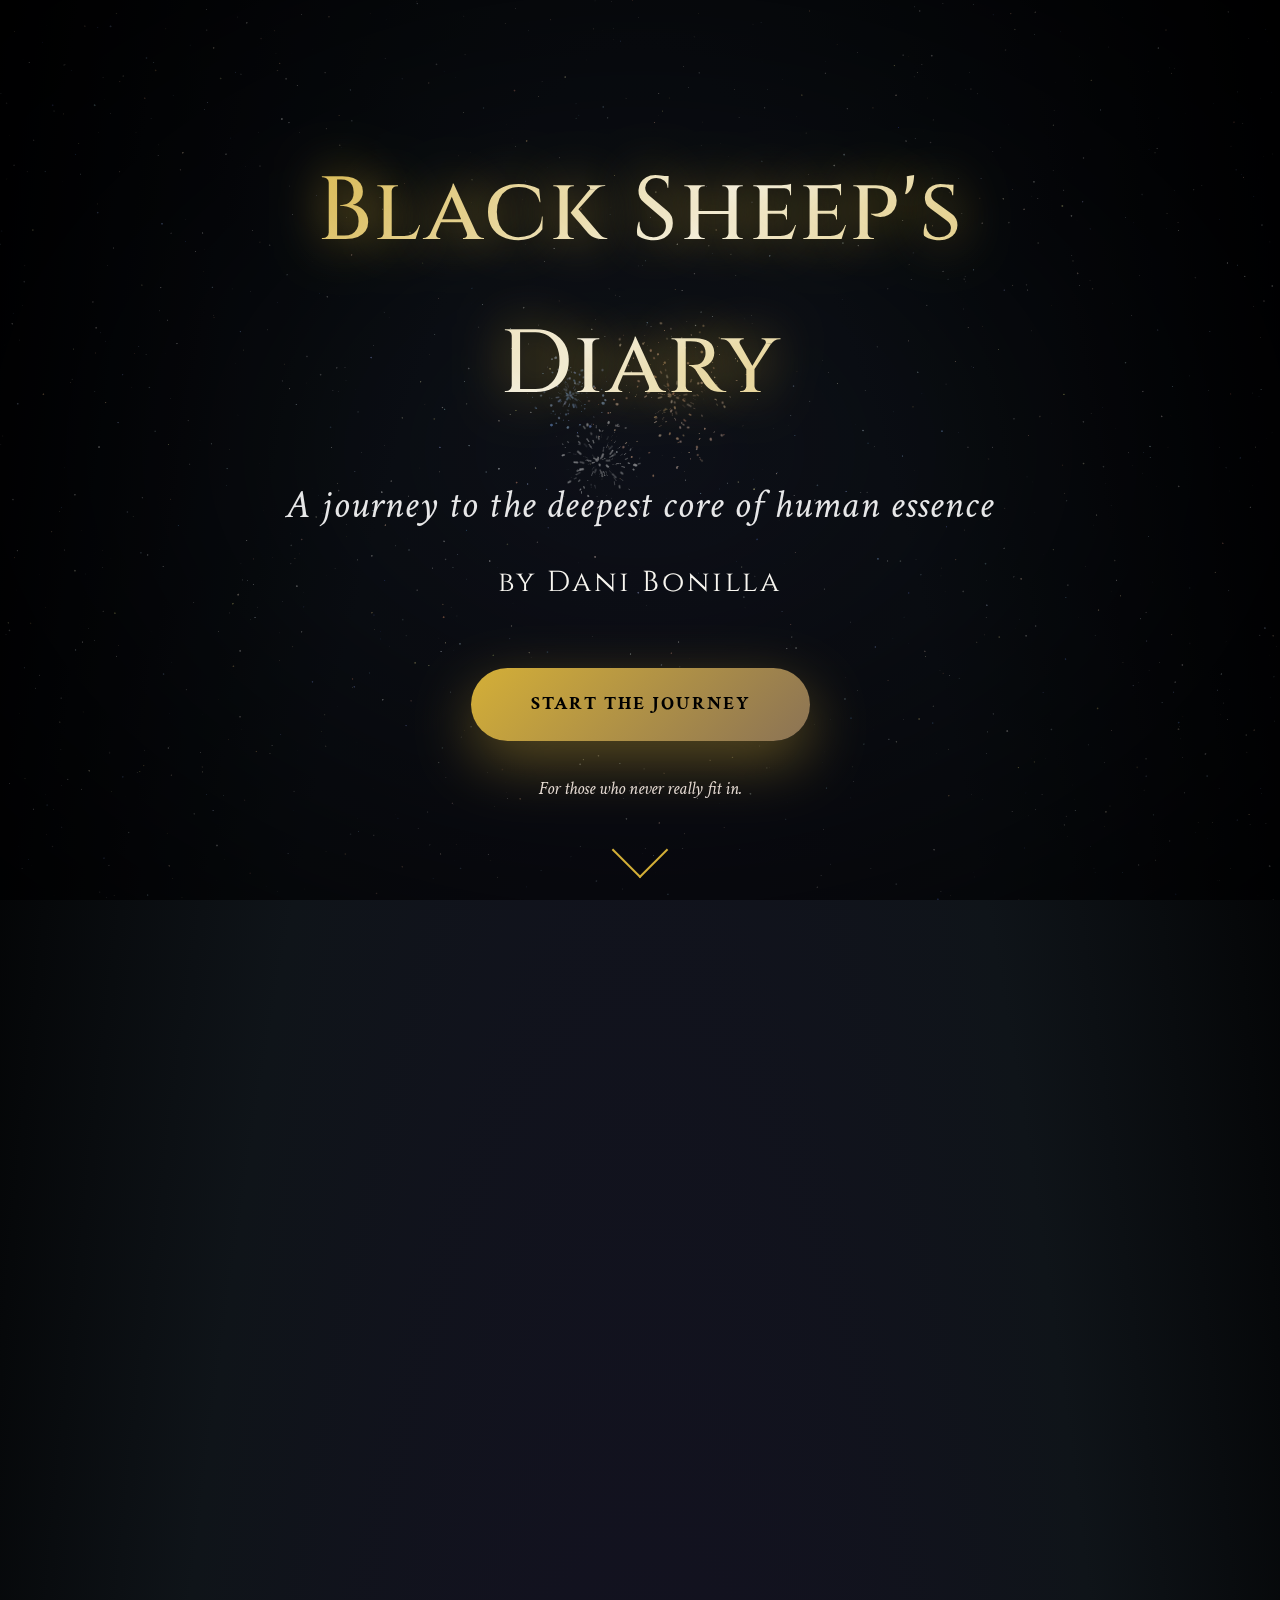
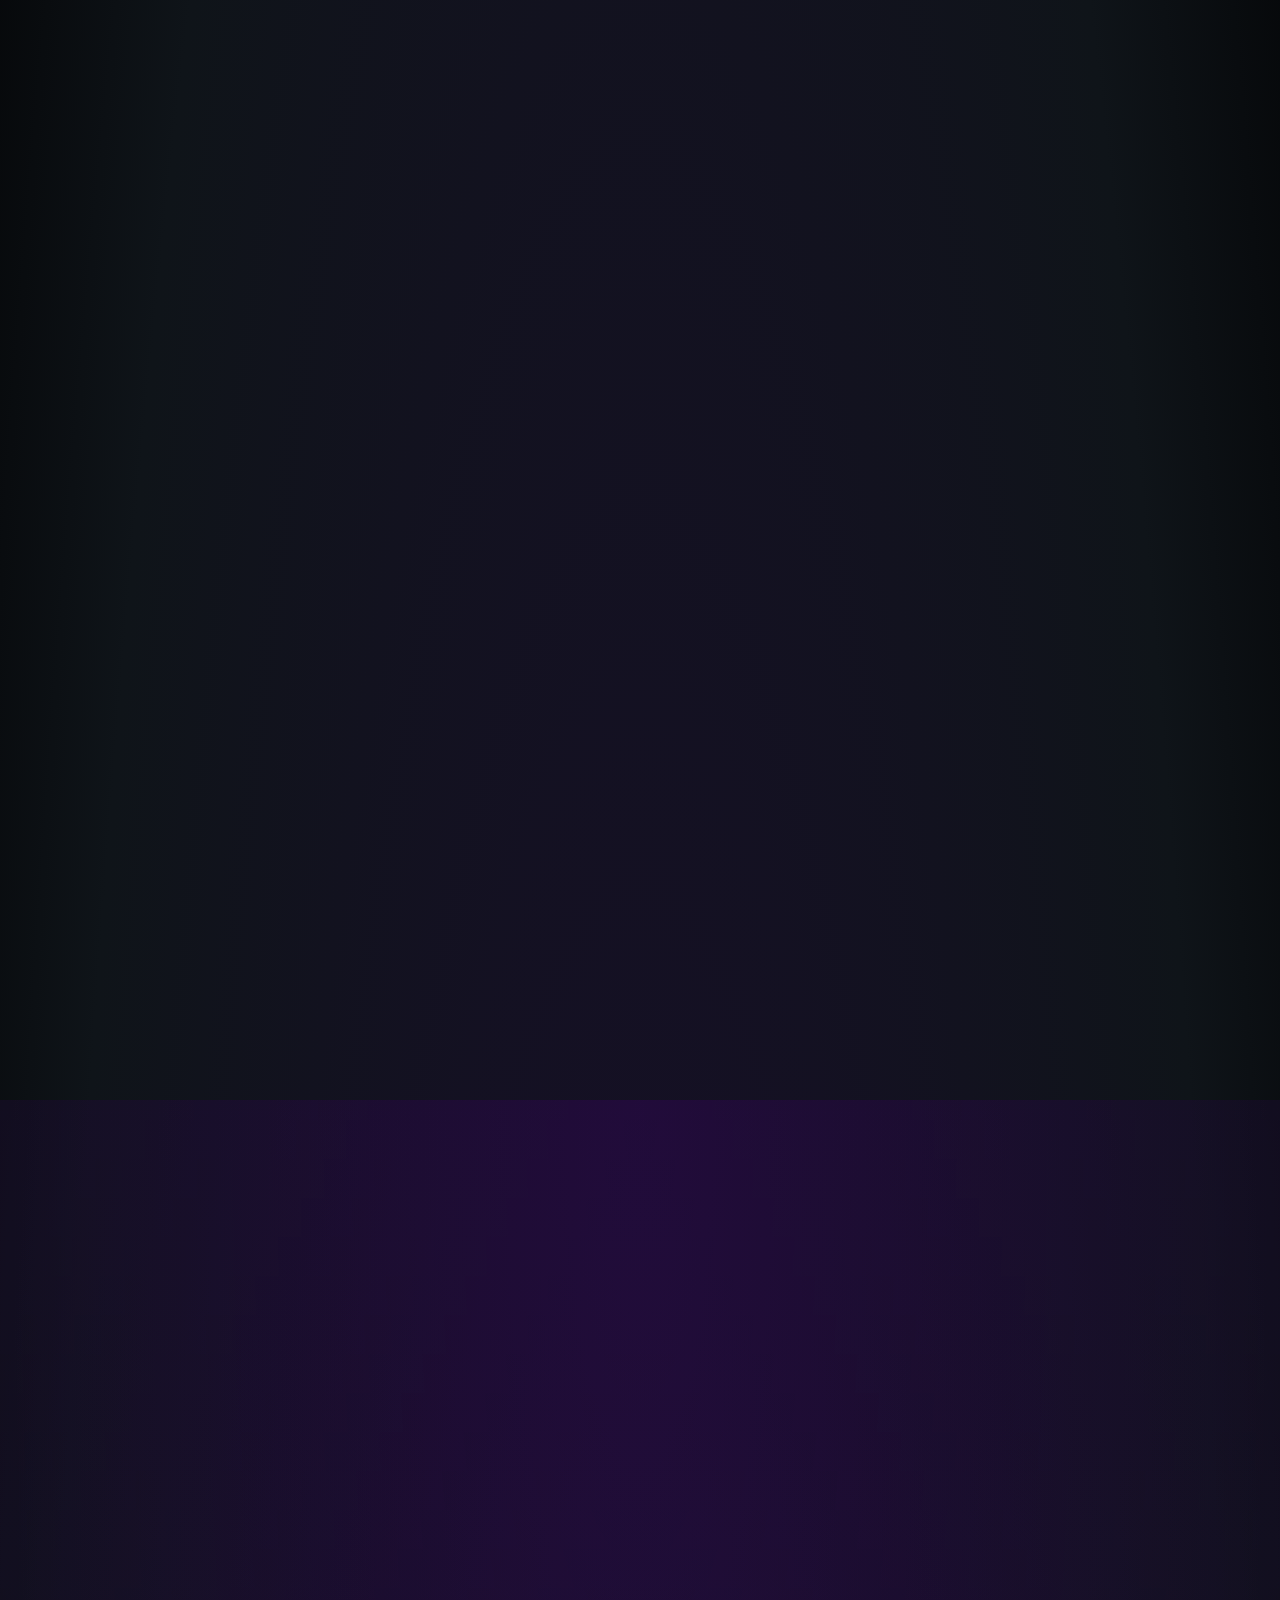
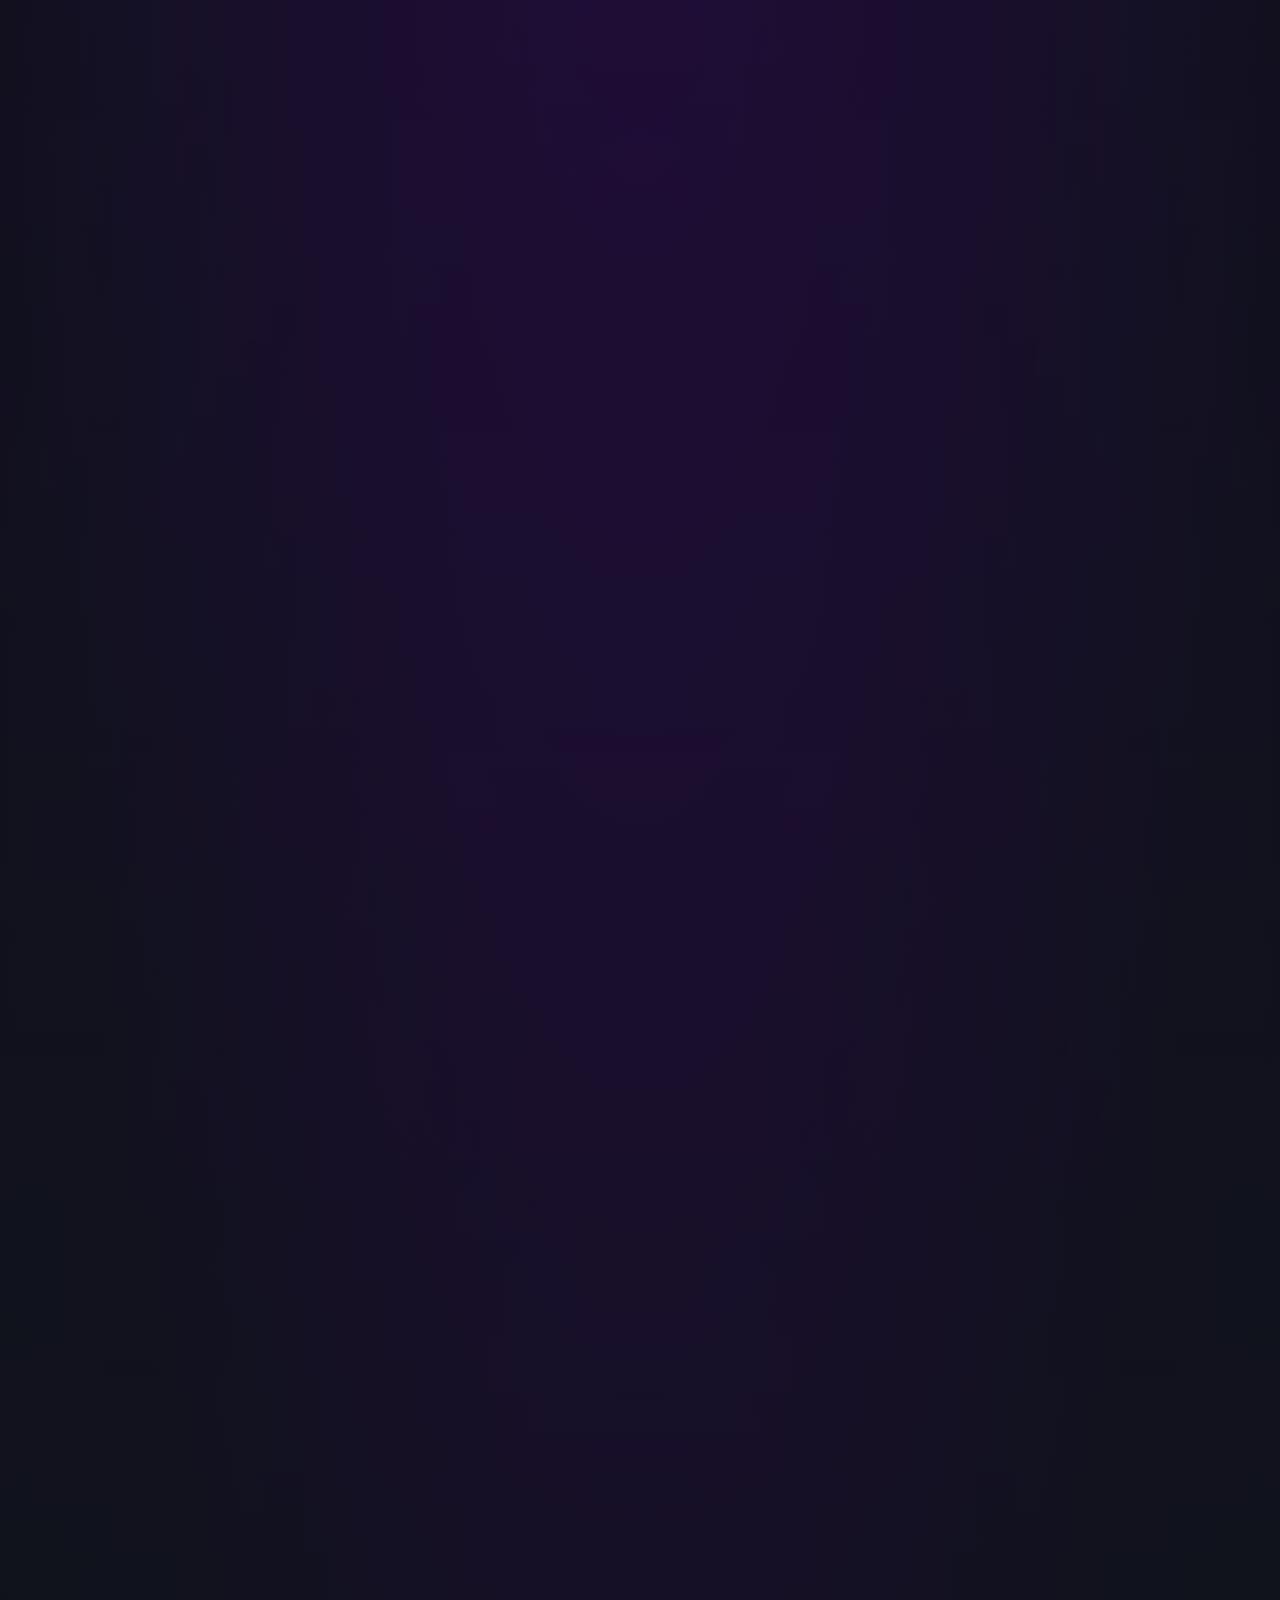
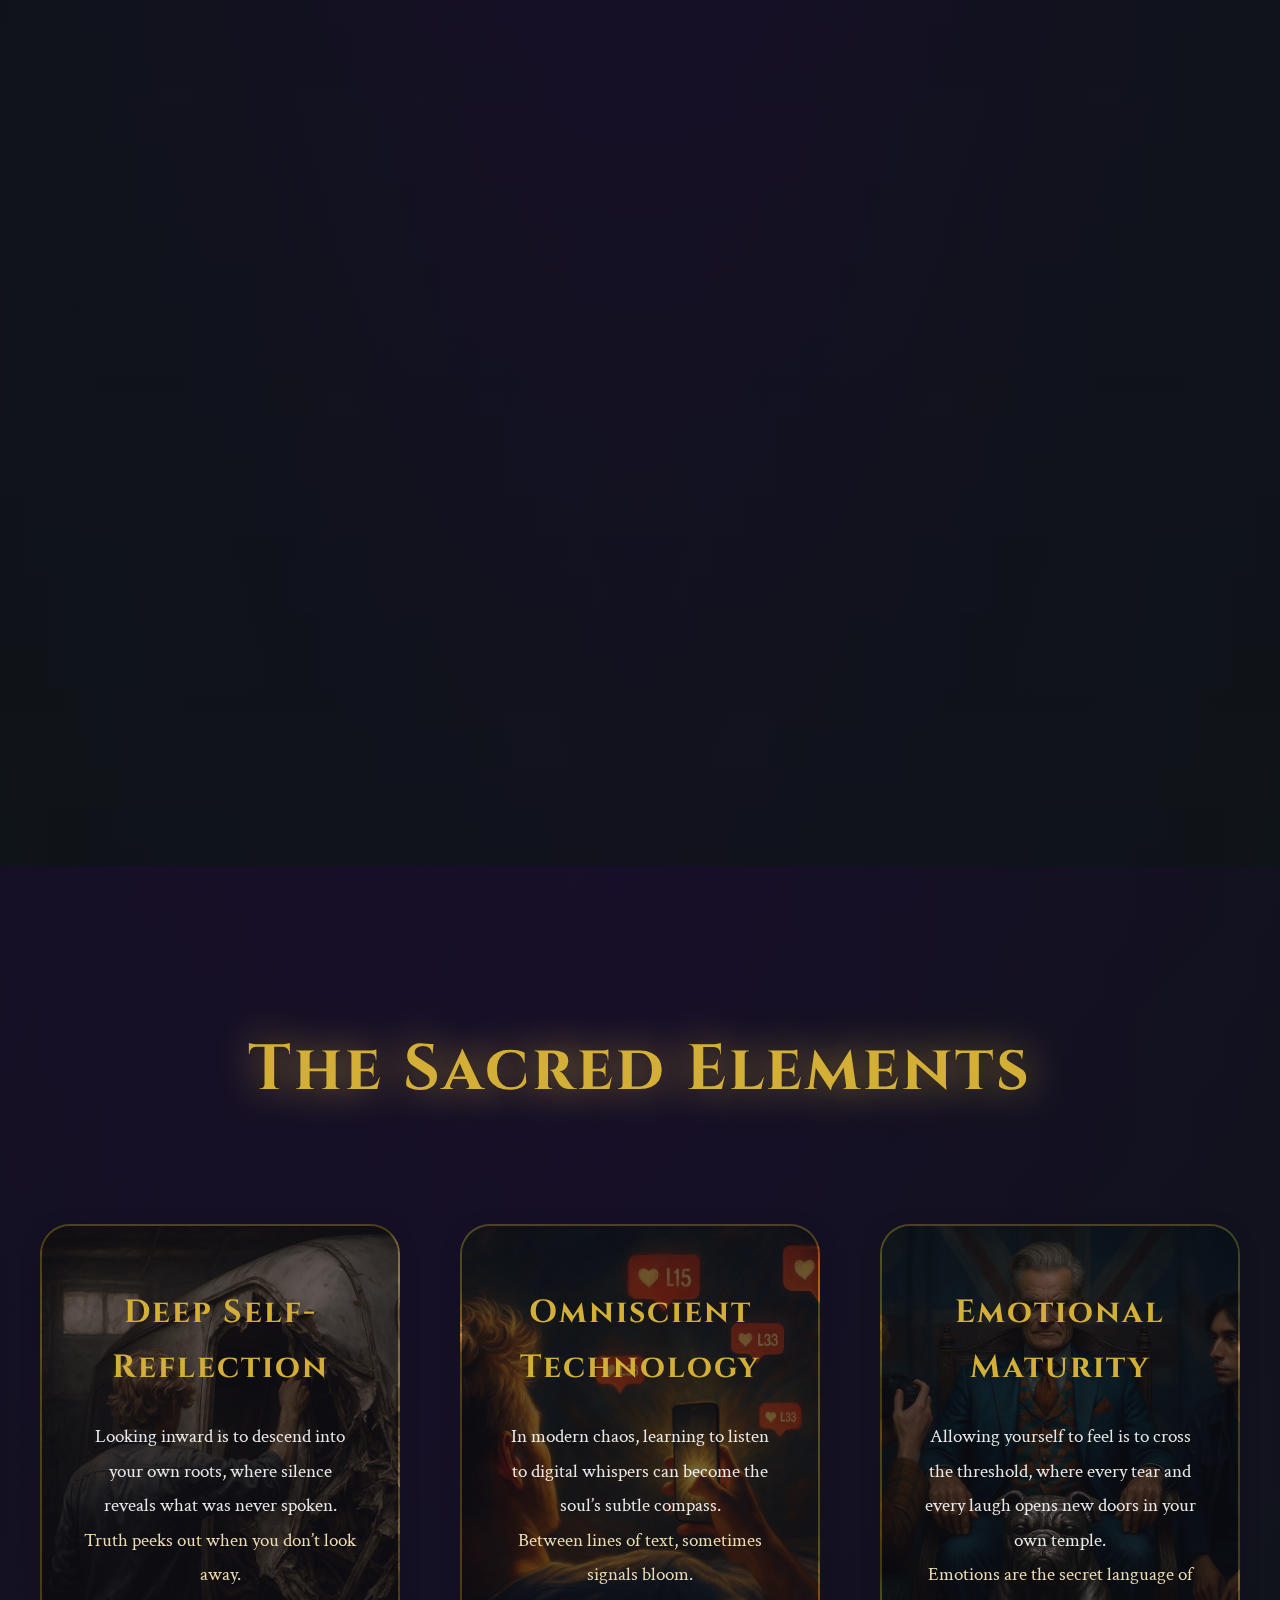
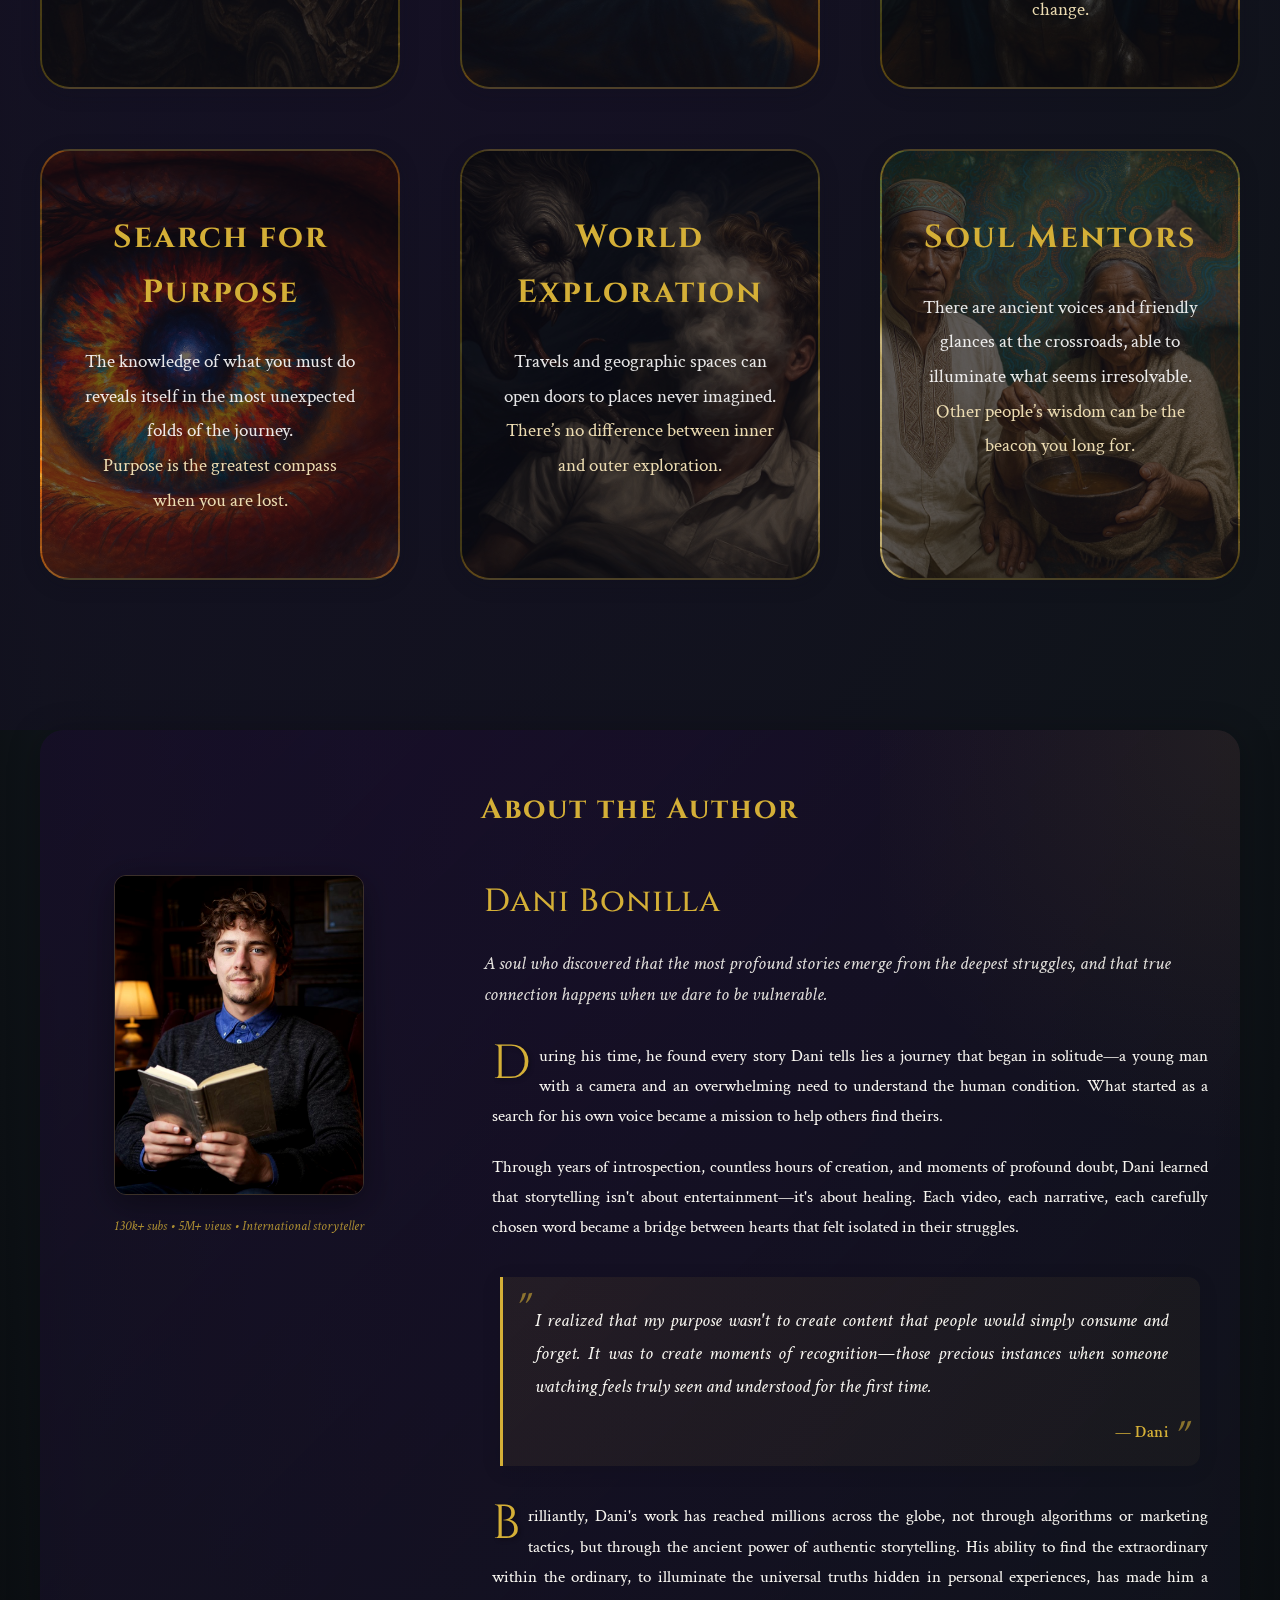
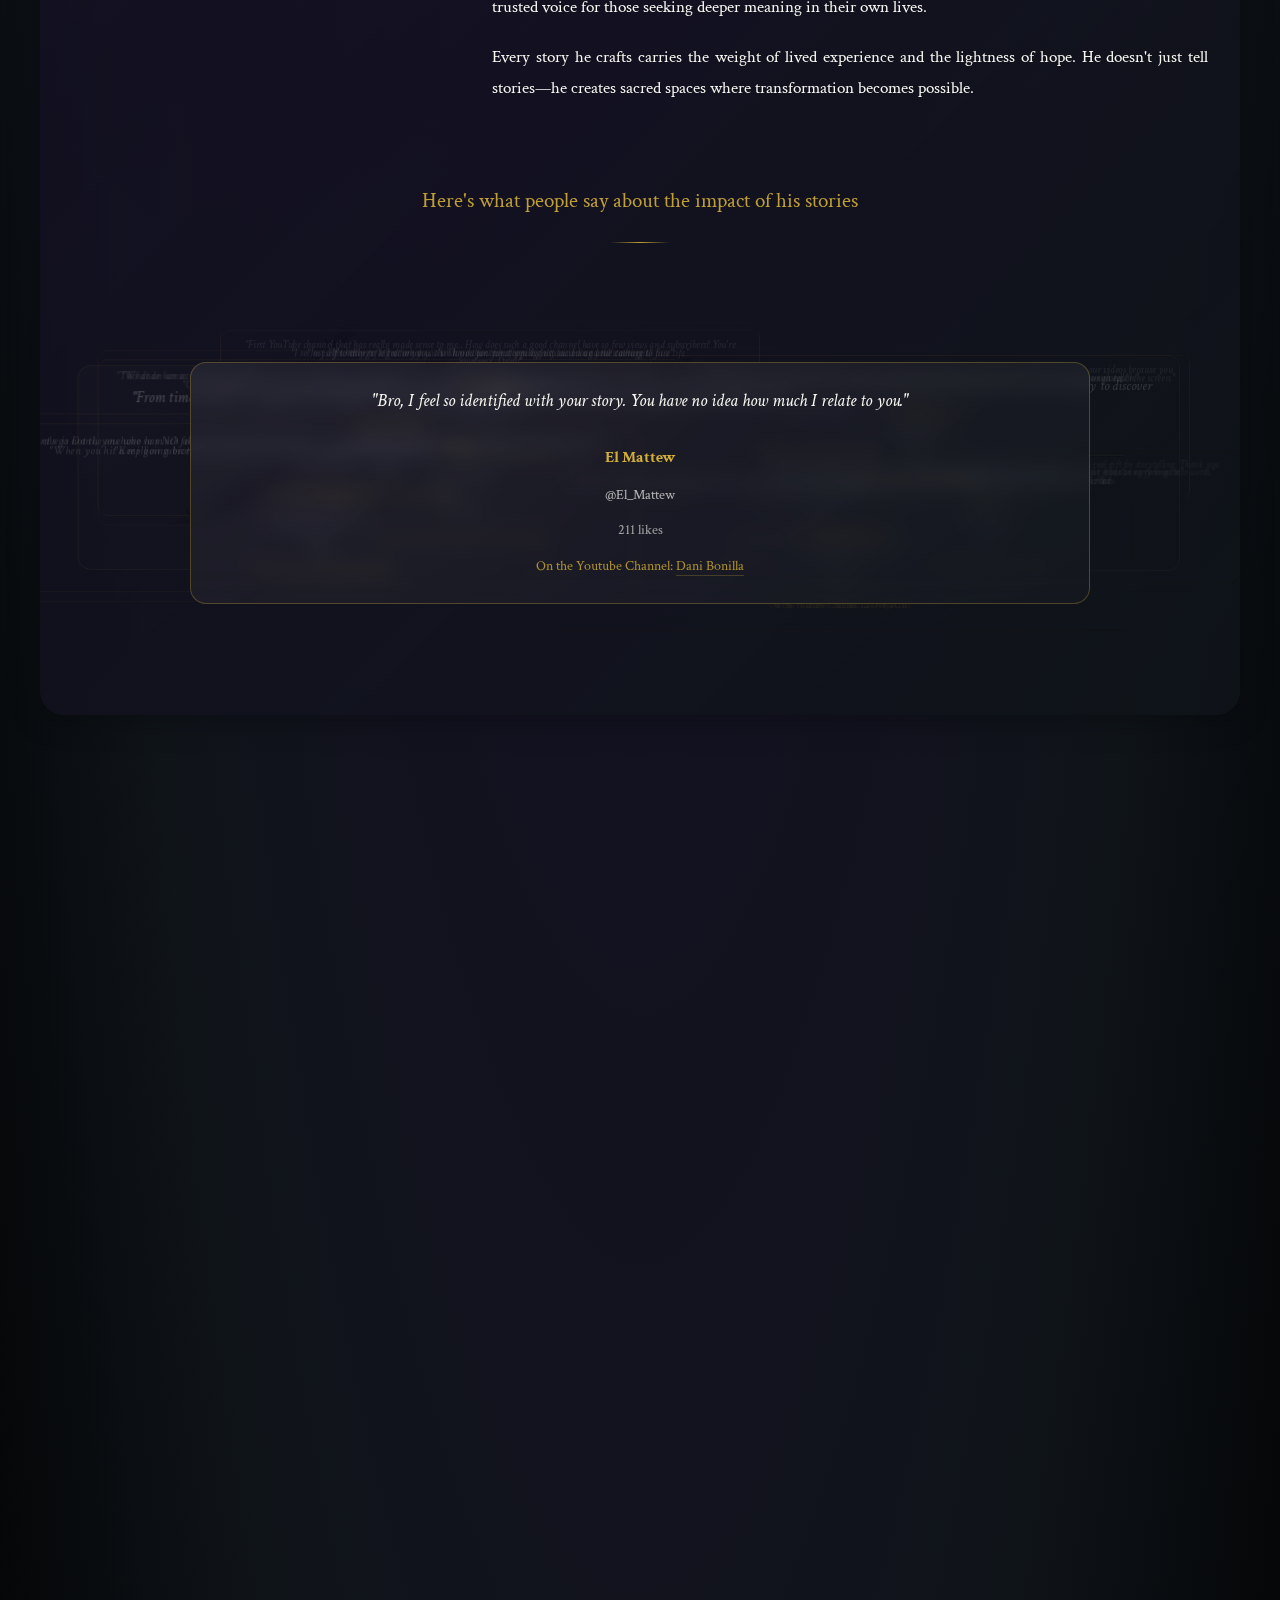
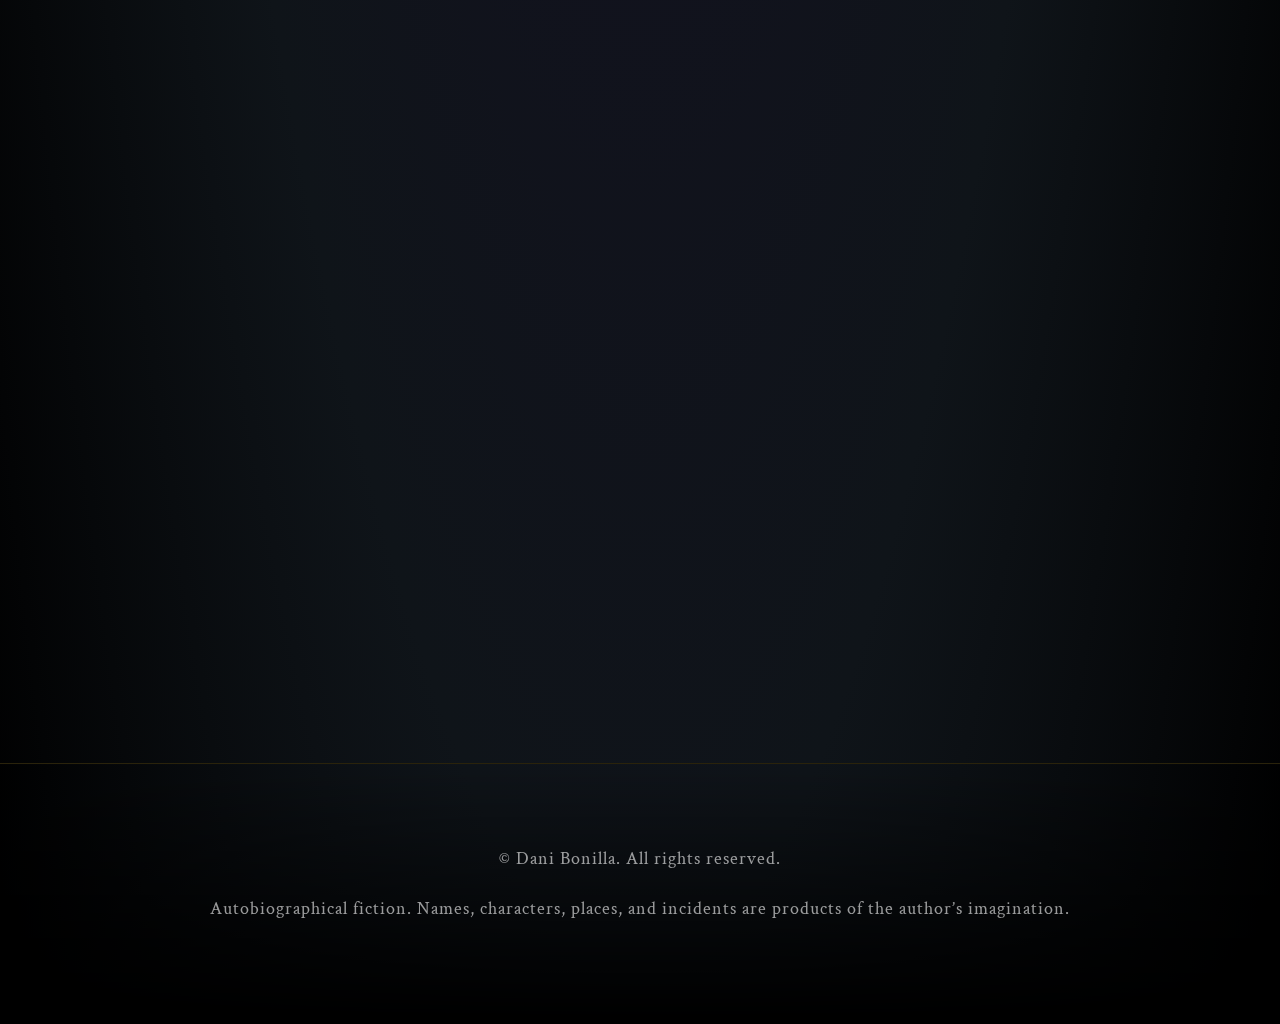
<file: img/index.html>
<!DOCTYPE html>
<html lang="en">
<head>
    <meta charset="UTF-8">
    <meta name="viewport" content="width=device-width, initial-scale=1.0">
    <title>Black Sheep's Diary - Journey to the Depths of Human Essence</title>
    <link rel="preconnect" href="https://fonts.googleapis.com">
    <link rel="preconnect" href="https://fonts.gstatic.com" crossorigin>
    <link href="https://fonts.googleapis.com/css2?family=Cinzel:wght@300;400;500;600;700&family=Crimson+Text:ital,wght@0,400;0,600;1,400&display=swap" rel="stylesheet">
    <style>
      * {
        margin: 0;
        padding: 0;
        box-sizing: border-box;
    }
    :root {
        --primary-gold: #d4af37;
        --dark-gold: #8b7355;
        --deep-purple: #1a0d2e;
        --mystic-blue: #0f1419;
        --ethereal-white: #f8f6f0;
        --shadow-black: #000000;
        --page-cream: #fffef7;
        --text-dark: #1a0d2e;
        --shadow-dark: rgba(0,0,0,0.4);
    }
    body {
        font-family: 'Crimson Text', serif;
        background: radial-gradient(ellipse at center, var(--deep-purple) 0%, var(--mystic-blue) 70%, var(--shadow-black) 100%);
        color: var(--ethereal-white);
        overflow-x: hidden;
        line-height: 1.7;
        min-height: 100vh;
        cursor: auto;
    }
    #particleCanvas {
        position: fixed;
        top: 0;
        left: 0;
        width: 100vw !important;
        height: 100vh !important;
        max-width: 100vw;
        max-height: 100vh;
        display: block;
        z-index: 0;
        opacity: 0.5;
    }
    .header {
        visibility: hidden;
        position: fixed;
        top: 0;
        width: 100%;
        padding: 25px 0;
        background: linear-gradient(180deg, rgba(26, 13, 46, 0.9) 0%, transparent 100%);
        backdrop-filter: blur(15px) saturate(1.5);
        z-index: 1000;
        transition: all 0.4s cubic-bezier(0.4, 0, 0.2, 1);
        border-bottom: 1px solid rgba(212, 175, 55, 0.2);
    }
    .nav {
        display: flex;
        justify-content: space-between;
        align-items: center;
        max-width: 1400px;
        margin: 0 auto;
        padding: 0 40px;
    }
    .logo {
        font-family: 'Cinzel', serif;
        font-size: 1.8rem;
        font-weight: 600;
        background: linear-gradient(135deg, var(--primary-gold), var(--ethereal-white), var(--primary-gold));
        background-clip: text;
        -webkit-background-clip: text;
        -webkit-text-fill-color: transparent;
        letter-spacing: 2px;
        text-shadow: 0 0 30px rgba(212, 175, 55, 0.5);
    }
    .nav-links {
        display: flex;
        gap: 50px;
        list-style: none;
    }
    .nav-links a {
        color: var(--ethereal-white);
        text-decoration: none;
        font-size: 1.1rem;
        font-weight: 400;
        letter-spacing: 1px;
        position: relative;
        transition: all 0.4s ease;
        text-transform: uppercase;
    }
    .nav-links a::after {
        content: '';
        position: absolute;
        bottom: -5px;
        left: 0;
        width: 0;
        height: 2px;
        background: linear-gradient(90deg, var(--primary-gold), transparent);
        transition: width 0.4s ease;
    }
    .nav-links a:hover {
        color: var(--primary-gold);
        text-shadow: 0 0 20px rgba(212, 175, 55, 0.7);
    }
    .nav-links a:hover::after {
        width: 100%;
    }
    /* HERO SECTION */
     .hero {
      height: 100vh;
      position: relative;
      display: flex;
      align-items: center;
      justify-content: center;
      overflow: hidden;
      padding: 20px;
    }
    
    /* Video de fondo que ocupa toda la pantalla sin importar qué */
    .hero-video.youtube-bg {
      position: absolute;
      top: 50%;
      left: 50%;
      width: 100vw;
      height: 100vh;
      min-width: 100%;
      min-height: 100%;
      transform: translate(-50%, -50%);
      z-index: 1;
      pointer-events: none;
      opacity: 0.3;
    }
    
    .hero-video.youtube-bg iframe {
      position: absolute;
      top: 50%;
      left: 50%;
      width: 100vw;
      height: 56.25vw; /* 16:9 aspect ratio */
      min-height: 100vh;
      min-width: 177.78vh; /* 16:9 aspect ratio */
      transform: translate(-50%, -50%);
      pointer-events: none;
      object-fit: cover;
    }
    
    .hero-overlay {
      position: absolute;
      top: 0;
      left: 0;
      width: 100%;
      height: 100%;
      background: radial-gradient(ellipse at center, transparent 0%, rgba(0, 0, 0, 0.7) 100%);
      z-index: 2;
    }
    
    .hero-content {
      position: relative;
      z-index: 3;
      text-align: center;
      max-width: 900px;
      padding: 0 40px;
      margin-top: 80px; /* Más espacio arriba del título */
      animation: heroReveal 2s ease-out;
    }
    
    @keyframes heroReveal {
      0% { opacity: 0; transform: translateY(100px) scale(0.8); }
      100% { opacity: 1; transform: translateY(0) scale(1); }
    }
    
    .hero h1 {
      font-family: 'Cinzel', serif;
      font-size: clamp(3rem, 7vw, 6rem);
      font-weight: 500;
      margin-bottom: 30px;
      background: linear-gradient(135deg, var(--primary-gold) 0%, var(--ethereal-white) 50%, var(--primary-gold) 100%);
      background-clip: text;
      -webkit-background-clip: text;
      -webkit-text-fill-color: transparent;
      letter-spacing: 2px;
      text-shadow: 0 0 50px rgba(212, 175, 55, 0.8);
      animation: titleGlow 4s infinite ease-in-out;
    }
    
    @keyframes titleGlow {
      0%, 100% { filter: drop-shadow(0 0 20px rgba(212, 175, 55, 0.8)); }
      50% { filter: drop-shadow(0 0 40px rgba(212, 175, 55, 1)); }
    }
    
    .hero .subtitle {
      font-size: clamp(1.5rem, 4vw, 2.5rem);
      margin-bottom: 20px;
      color: rgba(255, 255, 255, 0.9);
      font-style: italic;
      font-weight: 400;
      letter-spacing: 1px;
    }
    
    .hero .author {
      font-size: 1.8rem;
      color: var(--ethereal-white);
      margin-bottom: 60px;
      font-family: 'Cinzel', serif;
      letter-spacing: 3px;
    }
    
    .cta-button {
      display: inline-block;
      padding: 20px 60px;
      background: linear-gradient(135deg, var(--primary-gold) 0%, #8b7355 100%);
      color: var(--shadow-black);
      text-decoration: none;
      border-radius: 50px;
      font-weight: 700;
      font-size: 1.2rem;
      letter-spacing: 2px;
      text-transform: uppercase;
      transition: all 0.5s cubic-bezier(0.4, 0, 0.2, 1);
      box-shadow: 0 20px 60px rgba(212, 175, 55, 0.4);
      position: relative;
      overflow: hidden;
    }
    
    .cta-button:hover {
      transform: translateY(-10px) scale(1.05);
      background: linear-gradient(135deg, var(--ethereal-white) 0%, var(--primary-gold) 100%);
    }
    
    .hero-hook {
      margin: 24px 0 40px 0;
      font-size: 1.1rem;
      color: #e7dede;
      font-style: italic;
    }
    
    /* Flecha de scroll hacia abajo */
    .scroll-indicator {
      position: absolute;
      bottom: 30px;
      left: 50%;
      transform: translateX(-50%);
      z-index: 4;
      animation: bounce 2s infinite;
    }
    
    .scroll-arrow {
      width: 40px;
      height: 40px;
      border: 2px solid var(--primary-gold);
      border-top: none;
      border-left: none;
      transform: rotate(45deg);
      cursor: pointer;
      transition: all 0.3s ease;
    }
    
    .scroll-arrow:hover {
      border-color: var(--ethereal-white);
      transform: rotate(45deg) scale(1.2);
    }
    
    @keyframes bounce {
      0%, 20%, 50%, 80%, 100% { transform: translateX(-50%) translateY(0); }
      40% { transform: translateX(-50%) translateY(-10px); }
      60% { transform: translateX(-50%) translateY(-5px); }
    }
    
    /* Botón flotante para ir al preorder */
    .floating-preorder-btn {
      position: fixed;
      right: 20px;
      bottom: 20px;
      z-index: 1000;
      background: linear-gradient(135deg, var(--primary-gold) 0%, #8b7355 100%);
      color: var(--shadow-black);
      border: none;
      border-radius: 50%;
      width: 60px;
      height: 60px;
      font-weight: 700;
      font-size: 20px;
      cursor: pointer;
      transition: all 0.3s ease;
      box-shadow: 0 10px 30px rgba(212, 175, 55, 0.4);
      opacity: 0;
      visibility: hidden;
      display: flex;
      align-items: center;
      justify-content: center;
    }
    
    .floating-preorder-btn.visible {
      opacity: 1;
      visibility: visible;
    }
    
    .floating-preorder-btn:hover {
      transform: translateY(-5px) scale(1.05);
      background: linear-gradient(135deg, var(--ethereal-white) 0%, var(--primary-gold) 100%);
      box-shadow: 0 15px 40px rgba(212, 175, 55, 0.6);
    }
        
        
 /* --- INICIO CSS LIBRO --- */

       .book-section {
            height: 200vh;
            position: relative;
        }

        .book-container {
            position: fixed;
            inset: 0;
            display: flex;
            align-items: center;
            justify-content: center;
            opacity: 0;
            visibility: hidden;
            pointer-events: none;
            transition: opacity 1s ease, visibility 1s ease;
            z-index: 100;
        }

        .book-container.visible {
            opacity: 1;
            visibility: visible;
            pointer-events: auto;
        }

        .book {
            width: 400px;
            height: 600px;
            position: relative;
            transform-style: preserve-3d;
            transition: all 1.6s cubic-bezier(0.25, 0.8, 0.25, 1);
        }

        /* Lomo */
        .book-spine {
            position: absolute;
            left: -20px;
            top: 0;
            width: 40px;
            height: 600px;
            background: url("libro.jpg") no-repeat;
            background-size: 800px 600px;
            background-position: -380px 0;
            transform: rotateY(-90deg);
            transform-origin: right center;
            z-index: 3;
            border-radius: 0 5px 5px 0;
            box-shadow: inset -5px 0 15px rgba(0,0,0,0.6);
        }

        .spine-overlay {
            position: absolute;
            inset: 0;
            background: linear-gradient(180deg, rgba(0,0,0,0.3) 0%, rgba(0,0,0,0.6) 50%, rgba(0,0,0,0.3) 100%);
            display: flex;
            align-items: center;
            justify-content: center;
            border-radius: inherit;
        }

        .spine-text {
            color: #d4af37;
            font-family: 'Cinzel', serif;
            writing-mode: vertical-rl;
            font-size: 16px;
            letter-spacing: 3px;
            font-weight: 600;
            text-shadow: 2px 2px 4px rgba(0,0,0,0.8);
        }

        /* Portada exterior */
        .book-cover-outer {
            position: absolute;
            inset: 0;
            background: url("libro.jpg") no-repeat;
            background-size: 800px 590px;
            background-position: -415px 0;
            border: 8px solid #000;
            border-radius: 5px 15px 15px 5px;
            z-index: 4;
            box-shadow: 0 25px 80px rgba(0,0,0,0.7), 0 5px 25px rgba(212,175,55,0.3);
            transform-origin: left center;
            transition: transform 1.6s cubic-bezier(0.25, 0.8, 0.25, 1);
        }

        .book-cover-outer::after {
            content: '';
            position: absolute;
            inset: 4px;
            background: 
                url("ort4.png") no-repeat center,
                url("title_en.png") no-repeat center;
            background-size: 100% 100%;
            background-size: 100% 100%;
            pointer-events: none;
            opacity: 1;
        }

        .cover-outer-overlay {
            position: absolute;
            inset: 0;
            display: flex;
            flex-direction: column;
            align-items: center;
            justify-content: center;
            text-align: center;
            padding: 30px 40px;
            border-radius: 0 5px 5px 0;
        }

        .book-title {
            font-family: 'Cinzel', serif;
            font-size: 2.8rem;
            color: #d4af37;
            margin-bottom: 30px;
            letter-spacing: 4px;
            font-weight: 600;
            text-shadow:
                0 0 18px #000,
                0 0 12px #000,
                0 0 8px #000,
                2px 2px 4px rgba(0,0,0,0.2);
            line-height: 1.2;
        }

        .book-author {
            font-size: 1.6rem;
            color: #f8f6f0;
            letter-spacing: 3px;
            font-weight: 600;
            text-shadow:
                0 0 18px #000,
                0 0 12px #000,
                0 0 8px #000,
                2px 2px 4px rgba(0,0,0,0.2);
        }

        /* Portada interior */
        .book-cover-inner {
            position: absolute;
            inset: 5px 0 5px 5px;
            background: #fffef7;
            border-radius: 2px 12px 12px 2px;
            z-index: 3;
            box-shadow: inset 2px 0 5px rgba(0,0,0,0.1), 2px 0 8px rgba(0,0,0,0.2);
            transform-origin: left center;
            transition: transform 1.6s cubic-bezier(0.25, 0.8, 0.25, 1);
        }

        .cover-inner-overlay {
            transform: scaleX(-1);
            position: absolute;
            inset: 0;
            padding: 40px;
            display: flex;
            flex-direction: column;
            align-items: center;
            justify-content: center;
            text-align: center;
            border-radius: inherit;
        }

        .inner-title {
            font-family: 'Cinzel', serif;
            font-size: 2.2rem;
            color: #1a0d2e;
            margin-bottom: 20px;
            letter-spacing: 2px;
        }

        .inner-author {
            font-size: 1.2rem;
            color: #1a0d2e;
            letter-spacing: 1px;
            opacity: 0.8;
        }

        /* Parte trasera de la portada */
        .book-cover-back {
            position: absolute;
            inset: 5px 0 5px 5px;
            background: #fffef7;
            border-radius: 2px 12px 12px 2px;
            transform: rotateY(180deg) scaleX(-1);
            z-index: 2;
            box-shadow: inset -2px 0 5px rgba(0,0,0,0.1), -2px 0 8px rgba(0,0,0,0.2);
        }

        .cover-back-overlay {
            position: absolute;
            inset: 0;
            padding: 40px;
            display: flex;
            flex-direction: column;
            justify-content: center;
            text-align: center;
            border-radius: inherit;
            background: linear-gradient(135deg, rgba(212,175,55,0.05) 0%, rgba(0,0,0,0.02) 100%);
        }

        .cover-back-text {
            font-family: 'Crimson Text', serif;
            color: #1a0d2e;
            line-height: 1.8;
            font-size: 1.1rem;
            font-style: italic;
            text-align: center;
        }

        /* Páginas */
        .book-pages-extra {
            position: absolute;
            left: 7px;
            top: 7px;
            width: 379px;
            height: 583px;
            background: linear-gradient(to right, #fff9e6 0%, #fff6dc 100%);
            border-radius: 0 10px 10px 0;
            z-index: 1;
            box-shadow: 3px 0 20px rgba(0,0,0,0.15);
        }

        .book-pages {
            position: absolute;
            left: 10px;
            top: 10px;
            width: 376px;
            height: 580px;
            background: #fffef7;
            border-radius: 0 8px 8px 0;
            z-index: 2;
            box-shadow: inset 0 0 20px rgba(212,175,55,0.1), 3px 0 15px rgba(0,0,0,0.3);
        }

        .pages-overlay {
            position: absolute;
            inset: 0;
            padding: 40px;
            display: flex;
            flex-direction: column;
            border-radius: inherit;
            background: linear-gradient(to right, rgba(212,175,55,0.05) 0%, transparent 10%, transparent 90%, rgba(0,0,0,0.02) 100%);
        }

        .page-content {
            font-family: 'Crimson Text', serif;
            color: #1a0d2e;
            line-height: 1.8;
            font-size: 1.1rem;
            text-align: justify;
        }

        .page-content h3 {
            font-family: 'Cinzel', serif;
            color: #d4af37;
            margin-bottom: 20px;
            text-align: center;
            font-size: 1.5rem;
        }

        .page-lines {
            position: absolute;
            right: 0;
            top: 10px;
            bottom: 10px;
            width: 2px;
            background: repeating-linear-gradient(
                to bottom,
                rgba(0,0,0,0.05) 0px,
                rgba(0,0,0,0.05) 2px,
                transparent 2px,
                transparent 6px
            );
        }

        /* Contraportada interior */
        .book-back-inner {
            position: absolute;
            inset: 5px 5px 5px 0;
            background: #fffef7;
            border-radius: 12px 2px 2px 12px;
            transform: rotateY(180deg) translateZ(25px);
            z-index: 2;
            box-shadow: inset -2px 0 5px rgba(0,0,0,0.1), -2px 0 8px rgba(0,0,0,0.2);
        }

        .back-inner-overlay {
            position: absolute;
            inset: 0;
            padding: 40px;
            display: flex;
            flex-direction: column;
            justify-content: center;
            border-radius: inherit;
        }

        .back-inner-text {
            font-family: 'Crimson Text', serif;
            color: #1a0d2e;
            line-height: 1.6;
            font-size: 1rem;
            text-align: justify;
        }

        /* Contraportada exterior */
        .book-back-outer {
            position: absolute;
            inset: 0;
            background: url("libro.jpg") no-repeat;
            background-size: 750px 590px;
            background-position: 0 0;
            border: 8px solid #000;
            border-radius: 15px 5px 5px 15px;
            transform: rotateY(180deg) translateZ(30px);
            z-index: 1;
            box-shadow: 0 25px 80px rgba(0,0,0,0.6), 0 5px 25px rgba(212,175,55,0.2);
        }

        .book-back-outer::after {
            content: '';
            position: absolute;
            inset: 4px;
            background: url("ort4.png") no-repeat center;
            background-size: 100% 100%;
            pointer-events: none;
            opacity: 0.8;
        }

        .back-outer-overlay {
            position: absolute;
            inset: 0px;
            display: flex;
            flex-direction: column;
            align-items: center;
            justify-content: flex-end;
            text-align: center;
            padding: 60px 40px;
            border-radius: 5px 0 0 5px;
        }

        .back-outer-text {
            color: #f8f6f0;
            font-style: italic;
            font-size: 1.4rem;
            line-height: 1.8;
            font-family: 'Crimson Text', serif;
            text-shadow:
                0 0 18px #000,
                0 0 12px #000,
                0 0 8px #000,
                2px 2px 4px rgba(0,0,0,0.2);
        }

        /* Estados de animación - Solo 3 pasos */
        .book.step-0 { 
            transform: translateY(0) rotateY(0) rotateX(0) scale(0.9);
        }

        .book.step-1 { 
            transform: translateY(-50px) scale(1.0);
        }

        .book.step-2 { 
            transform: translateY(-30px) translateX(-20px) rotateY(-25deg) rotateX(10deg) scale(1.1);
        }

        .book.step-3 { 
            transform: translateY(-20px) translateX(-30px) rotateY(-30deg) rotateX(15deg) scale(1.15);
        }

        .book.step-4 { 
            transform: translateX(-200px) rotateY(-180deg) scale(1);
        }

        .book.step-2 .book-cover-outer,
        .book.step-2 .book-cover-inner { 
            transform: rotateY(-120deg);
        }

        .book.step-3 .book-cover-outer,
        .book.step-3 .book-cover-inner { 
            transform: rotateY(-120deg);
        }

        .book.step-4 .book-cover-outer,
        .book.step-4 .book-cover-inner { 
            transform: rotateY(-180deg);
        }

        /* Indicador etéreo */
        .ethereal-indicator {
            position: fixed;
            bottom: 60px;
            left: 50%;
            transform: translateX(-50%);
            text-align: center;
            opacity: 0;
            visibility: hidden;
            transition: all 0.8s ease;
            z-index: 101;
        }

        .ethereal-indicator.visible {
            opacity: 1;
            visibility: visible;
        }

        .ethereal-text {
            color: #d4af37;
            font-family: 'Cinzel', serif;
            font-size: 1.2rem;
            letter-spacing: 2px;
            text-shadow: 2px 2px 8px rgba(0,0,0,0.6);
            margin-bottom: 10px;
            animation: etherealGlow 3s ease-in-out infinite alternate;
            transition: opacity 0.5s ease;
        }

        @keyframes etherealGlow {
            0% { 
                text-shadow: 2px 2px 8px rgba(0,0,0,0.6), 0 0 20px rgba(212,175,55,0.3);
            }
            100% {
                text-shadow: 2px 2px 8px rgba(0,0,0,0.6), 0 0 30px rgba(212,175,55,0.6);
            }
        }


        
        /* OURSTORY STYLE */
        
        .story {
            padding: 80px 0;
            background: radial-gradient(ellipse at top, rgba(75,0,130,0.2) 0%, transparent 70%), 
                       linear-gradient(180deg,rgba(26,13,46,0.5) 0%,rgba(15,20,25,0.8) 100%);
            position: relative;
            overflow: hidden;
            min-height: 100vh;
        }

        .story-content {
            max-width: 1200px;
            margin: 0 auto;
            position: relative;
            z-index: 2;
            padding: 0 24px;
        }

        .story h2 {
            font-family: 'Cinzel', serif;
            font-size: 3rem;
            text-align: center;
            color: #d4af37;
            margin-bottom: 60px;
            letter-spacing: 3px;
            text-shadow: 0 0 24px rgba(212, 175, 55, 0.5);
            opacity: 0;
            transform: translateY(30px);
            transition: all 1s ease;
        }

        .story h2.visible {
            opacity: 1;
            transform: translateY(0);
        }

        .journey-container { 
            position: relative; 
            padding: 40px 0;
        }

        .journey-timeline {
            position: absolute; 
            left: 50%; 
            top: 0; 
            width: 4px; 
            height: 100%;
            background: linear-gradient(180deg, transparent 0%, rgba(212, 175, 55, 0.3) 10%, rgba(212, 175, 55, 0.8) 50%, rgba(212, 175, 55, 0.3) 90%, transparent 100%);
            transform: translateX(-50%); 
            z-index: 1;
        }

        .journey-step {
            position: relative;
            margin-bottom: 160px; 
            opacity: 0; 
            transform: translateY(80px); 
            transition: all 1s cubic-bezier(0.4,0,0.2,1);
            min-height: 400px;
            display: flex;
            align-items: center;
        }

        .journey-step.visible { 
            opacity: 1; 
            transform: translateY(0); 
        }

        /* Video como proyección de fondo con degradados etéreos */
        .journey-visual {
            position: absolute;
            top: 0;
            bottom: 0;
            width: 60%;
            overflow: hidden;
            z-index: 1;
            border-radius: 20px;
        }

        .journey-step:nth-child(odd) .journey-visual {
            left: 0;
            mask: linear-gradient(to right, rgba(0,0,0,1) 0%, rgba(0,0,0,0.9) 70%, rgba(0,0,0,0.3) 85%, rgba(0,0,0,0) 100%);
            -webkit-mask: linear-gradient(to right, rgba(0,0,0,1) 0%, rgba(0,0,0,0.9) 70%, rgba(0,0,0,0.3) 85%, rgba(0,0,0,0) 100%);
        }

        .journey-step:nth-child(even) .journey-visual {
            right: 0;
            mask: linear-gradient(to left, rgba(0,0,0,1) 0%, rgba(0,0,0,0.9) 70%, rgba(0,0,0,0.3) 85%, rgba(0,0,0,0) 100%);
            -webkit-mask: linear-gradient(to left, rgba(0,0,0,1) 0%, rgba(0,0,0,0.9) 70%, rgba(0,0,0,0.3) 85%, rgba(0,0,0,0) 100%);
        }

        .journey-video {
            width: 100%; 
            height: 100%; 
            object-fit: cover; 
            transition: transform 0.7s ease;
            filter: brightness(0.7) contrast(1.1) saturate(1.2);
        }

        .journey-step:hover .journey-video { 
            transform: scale(1.05);
            filter: brightness(0.8) contrast(1.2) saturate(1.3);
        }

        /* Contenedor de texto bien separado */
        .journey-text { 
            position: relative;
            z-index: 2;
            width: 55%;
            padding: 40px;
            transform: scale(1.05);
            background: linear-gradient(135deg, rgba(15,20,25,0.95) 0%, rgba(26,13,46,0.9) 100%);
            backdrop-filter: blur(10px);
            border-radius: 15px;
            border: 1px solid rgba(212, 175, 55, 0.2);
            box-shadow: 0 20px 40px rgba(0,0,0,0.4);
        }

        .journey-step:nth-child(odd) .journey-text {
            margin-left: auto;
            margin-right: -100px;
            text-align: left;
        }

        .journey-step:nth-child(even) .journey-text {
            margin-right: auto;
            margin-left: -100px;
            text-align: right;
        }

        .journey-number { 
            font-family: 'Cinzel', serif; 
            font-size: 1rem; 
            color: #d4af37; 
            letter-spacing: 2px; 
            margin-bottom: 16px; 
            text-transform: uppercase; 
        }

        .journey-title { 
            font-family: 'Cinzel', serif; 
            font-size: 1.7rem; 
            color: #fffef7; 
            margin-bottom: 16px; 
            letter-spacing: 2px; 
        }

        .journey-description { 
            font-size: 1.1rem; 
            line-height: 1.7; 
            color: #f8f6f0; 
            margin-bottom: 20px; 
        }

        .journey-quote { 
            font-style: italic; 
            font-size: 1rem; 
            color: #d4af37; 
            padding: 16px; 
            border-left: 3px solid #d4af37; 
            background: rgba(212, 175, 55, 0.05); 
            border-radius: 8px; 
        }

        .journey-step:nth-child(even) .journey-quote { 
            border-left: none; 
            border-right: 3px solid #d4af37; 
        }

        /* Overlay etéreo para los videos */
        .journey-visual::after {
            content: '';
            position: absolute;
            top: 0;
            left: 0;
            right: 0;
            bottom: 0;
            background: 
                radial-gradient(ellipse at center, transparent 0%, rgba(212, 175, 55, 0.1) 40%, rgba(139, 69, 193, 0.15) 70%, rgba(26, 13, 46, 0.3) 100%),
                linear-gradient(135deg, rgba(212, 175, 55, 0.05) 0%, transparent 50%, rgba(139, 69, 193, 0.08) 100%);
            pointer-events: none;
            mix-blend-mode: overlay;
        }

        .journey-dot {
            position: absolute; 
            left: 50%; 
            top: 50%; 
            width: 16px; 
            height: 16px; 
            background: #d4af37;
            border-radius: 50%; 
            transform: translate(-50%, -50%); 
            z-index: 3; 
            box-shadow: 0 0 20px rgba(212, 175, 55, 0.8);
            transition: all 0.5s;
        }

        .journey-step.visible .journey-dot { 
            animation: dotPulse 2s infinite ease-in-out; 
        }

        @keyframes dotPulse {
            0%, 100% { 
                transform: translate(-50%, -50%) scale(1); 
                box-shadow: 0 0 20px rgba(212, 175, 55, 0.8); 
            }
            50% { 
                transform: translate(-50%, -50%) scale(1.25); 
                box-shadow: 0 0 32px rgba(212, 175, 55, 1); 
            }
        }

        /* Loading overlay para videos */
        .video-loading {
            position: absolute;
            top: 0;
            left: 0;
            right: 0;
            bottom: 0;
            background: rgba(0,0,0,0.8);
            display: flex;
            align-items: center;
            justify-content: center;
            color: #d4af37;
            font-size: 14px;
            transition: opacity 0.5s ease;
        }

        .video-loading.hidden {
            opacity: 0;
            pointer-events: none;
        }

 
        
        
        
        /* OURSTORY STYLE END */
        
        /* Enhanced Features */
/* Enhanced Features */
.features {
    padding: 150px 40px;
    background: linear-gradient(135deg, rgba(26, 13, 46, 0.6) 0%, rgba(15, 20, 25, 0.9) 100%);
}
.features h2 {
    font-family: 'Cinzel', serif;
    text-align: center;
    font-size: 4rem;
    color: var(--primary-gold);
    margin-bottom: 100px;
    letter-spacing: 3px;
    text-shadow: 0 0 40px rgba(212, 175, 55, 0.8);
}
.features-grid {
    display: grid;
    grid-template-columns: repeat(auto-fit, minmax(350px, 1fr));
    gap: 60px;
    max-width: 1400px;
    margin: 0 auto;
}
.feature-card {
    position: relative;
    padding: 60px 40px;
    border-radius: 30px;
    text-align: center;
    color: #fff;
    background: var(--bg-url) center/cover no-repeat;
    border: 2px solid rgba(212, 175, 55, 0.3);
    box-shadow: 0 4px 20px rgba(15,13,25,0.2);
    overflow: hidden;
    backdrop-filter: blur(15px);
    transition: all 0.6s cubic-bezier(0.4, 0, 0.2, 1);
}
.feature-card::before {
    content: '';
    position: absolute;
    inset: 0;
    background: rgba(15, 13, 25, 0.6);
    z-index: 1;
    pointer-events: none;
}
.feature-card h3,
.feature-card p {
    position: relative;
    z-index: 2;
}
.feature-card h3 {
    font-family: 'Cinzel', serif;
    font-size: 2rem;
    margin-bottom: 25px;
    color: var(--primary-gold);
    letter-spacing: 2px;
}
.feature-card p {
    font-size: 1.2rem;
    color: rgba(255,255,255,0.9);
    line-height: 1.8;
}
.feature-card:hover {
    transform: translateY(-20px) scale(1.05);
    border-color: var(--primary-gold);
    box-shadow: 0 30px 80px rgba(212, 175, 55, 0.4);
}
.highlight {
    color: #ecdcb2;
}


        /* Footer */
        .footer {
            padding: 80px 40px;
            text-align: center;
            background: linear-gradient(180deg, transparent 0%, var(--shadow-black) 100%);
            color: rgba(255, 255, 255, 0.6);
            border-top: 1px solid rgba(212, 175, 55, 0.2);
            position: relative; /* Para asegurar que esté sobre el canvas */
            z-index: 2;
        }
        .footer p {
            font-size: 1.1rem;
            margin-bottom: 20px;
            letter-spacing: 1px;
        }
        /* Scroll Animations */
        .fade-in {
            opacity: 0;
            transform: translateY(80px);
            transition: all 1.2s cubic-bezier(0.4, 0, 0.2, 1);
        }
        .fade-in.visible {
            opacity: 1;
            transform: translateY(0);
        }
        .slide-left {
            opacity: 0;
            transform: translateX(-100px);
            transition: all 1s cubic-bezier(0.4, 0, 0.2, 1);
        }
        .slide-left.visible {
            opacity: 1;
            transform: translateX(0);
        }
        .slide-right {
            opacity: 0;
            transform: translateX(100px);
            transition: all 1s cubic-bezier(0.4, 0, 0.2, 1);
        }
        .slide-right.visible {
            opacity: 1;
            transform: translateX(0);
        }
        
        
        
/* --- SECCIÓN PREORDER (Versión Mejorada) --- */

.preorder {
    padding: 120px 20px;
    text-align: center;
    position: relative;
    /* Este es el fondo oscuro y sutil que te gustaba */
    background: linear-gradient(135deg, rgba(10, 10, 26, 0.9) 0%, rgba(26, 26, 46, 0.8) 100%);
}

.preorder .container {
    max-width: 900px;
    margin: 0 auto;
}

.preorder h2 {
    font-family: 'Cinzel', serif;
    font-size: 3.5rem;
    margin-bottom: 20px;
    background: linear-gradient(45deg, #ffd700, #fff8dc, #daa520);
    -webkit-background-clip: text;
    -webkit-text-fill-color: transparent;
    background-clip: text;
    text-shadow: 0 0 30px rgba(255, 215, 0, 0.3);
}

.preorder-subtitle {
    font-size: 1.2rem;
    margin-bottom: 60px;
    color: rgba(255, 255, 255, 0.6);
    font-style: italic;
    font-weight: 300;
}

.options-container {
    display: grid;
    grid-template-columns: repeat(auto-fit, minmax(380px, 1fr)); 
    gap: 50px;
    margin: 80px 0;
}

.option-card {
    background: linear-gradient(135deg, rgba(255, 255, 255, 0.03), rgba(255, 255, 255, 0.01));
    border: 1px solid rgba(255, 215, 0, 0.15);
    border-radius: 25px;
    padding: 50px 40px;
    backdrop-filter: blur(15px);
    transition: all 0.4s ease;
    position: relative;
    overflow: hidden;
    box-shadow: 0 8px 32px rgba(0, 0, 0, 0.3);
}

.option-card::before {
    content: '';
    position: absolute;
    top: 0; left: 0; right: 0; bottom: 0;
    background: linear-gradient(135deg, transparent, rgba(255, 215, 0, 0.03), transparent);
    opacity: 0;
    transition: opacity 0.4s ease;
}

.option-card:hover {
    /* La animación de hover se controla ahora con JavaScript para el efecto 3D */
    border-color: rgba(255, 215, 0, 0.3);
    box-shadow: 0 25px 50px rgba(255, 215, 0, 0.1);
}

.option-card:hover::before {
    opacity: 1;
}

.option-title {
    font-size: 1.6rem;
    color: #ffd700;
    margin-bottom: 12px;
    font-weight: 600;
    letter-spacing: 0.5px;
}

.option-description {
    font-size: 1.2rem;
    color: rgba(255, 255, 255, 0.65);
    margin-bottom: 35px;
    line-height: 1.6;
    font-style: italic;
}

.benefits-section {
    margin: 30px 0;
}

.benefits-title {
    font-size: 0.85rem;
    color: rgba(255, 215, 0, 0.8);
    text-transform: uppercase;
    letter-spacing: 1px;
    margin-bottom: 18px;
    font-weight: 500;
}

.option-benefits {
    list-style: none;
    text-align: left;
}

.option-benefits li {
    color: rgba(255, 255, 255, 0.75);
    margin: 12px 0;
    padding-left: 30px;
    position: relative;
    font-size: 1rem;
    line-height: 1.5;
}

.option-benefits li::before {
    position: absolute;
    left: 0;
    font-size: 1.1rem;
    opacity: 0.8;
}

.early-access li:nth-child(1)::before { content: '📖'; }
.early-access li:nth-child(2)::before { content: '🎨'; }
.early-access li:nth-child(3)::before { content: '💭'; }
.early-access li:nth-child(4)::before { content: '📖'; }

.waitlist li:nth-child(1)::before { content: '⚡'; }
.waitlist li:nth-child(2)::before { content: '💎'; }
.waitlist li:nth-child(3)::before { content: '🔮'; }
.waitlist li:nth-child(4)::before { content: '📖'; }


/* Estilos de los botones DENTRO de la sección preorder */
.preorder .cta-button {
    background: linear-gradient(135deg, rgba(255, 215, 0, 0.9), rgba(218, 165, 32, 0.9));
    color: #0a0a1a;
    padding: 16px 35px; /* Padding más pequeño */
    font-size: 0.95rem; /* Fuente más pequeña */
    border: none;
    cursor: pointer;
    text-transform: uppercase;
    letter-spacing: 0.8px;
    margin-top: 25px;
}

.preorder .cta-button:hover {
    transform: translateY(-2px); /* Hover más sutil */
    box-shadow: 0 12px 30px rgba(255, 215, 0, 0.25);
    background: linear-gradient(135deg, #ffd700, #fff8dc);
}

.preorder .secondary-button {
    background: linear-gradient(135deg, rgba(255, 255, 255, 0.05), rgba(255, 255, 255, 0.02));
    color: #ffd700;
    border: 1.5px solid rgba(255, 215, 0, 0.4);
}

.preorder .secondary-button:hover {
    background: linear-gradient(135deg, rgba(255, 215, 0, 0.9), rgba(218, 165, 32, 0.9));
    color: #0a0a1a;
    border-color: transparent;
}

.mysterious-note {
    margin-top: 80px;
    padding: 40px;
    background: linear-gradient(135deg, rgba(10, 10, 26, 0.4), rgba(22, 33, 62, 0.3));
    border-radius: 20px;
    backdrop-filter: blur(10px);
    border: 1px solid rgba(255, 215, 0, 0.1);
}

.timeline {
    font-size: 0.9rem;
    color: rgba(255, 255, 255, 0.5);
    margin-bottom: 20px;
    font-style: italic;
}

.promise {
    font-size: 1rem;
    color: rgba(255, 255, 255, 0.7);
    margin-bottom: 25px;
    line-height: 1.7;
}

.testimonials {
    margin-top: 50px;
    color: rgba(214, 204, 170, 0.8);
    font-size: 0.9rem;
}

.testimonials p {
    margin: 15px 0;
    font-style: italic;
    opacity: 0.9;
}

       

        .fade-in {
            opacity: 0;
            transform: translateY(30px);
            transition: all 0.8s ease;
        }

        .fade-in.visible {
            opacity: 1;
            transform: translateY(0);
        }
          
        
              .section-title {
            font-family: 'Cinzel', serif;
            font-size: 2.7rem;
            color: var(--primary-gold);
            letter-spacing: 2px;
            text-align: center;
            margin-bottom: 20px;
        }
        

         
          
          
                 .section-title {
            font-family: 'Cinzel', serif;
            font-size: 2.7rem;
            color: var(--primary-gold);
            letter-spacing: 2px;
            text-align: center;
            margin-bottom: 20px;
        }
    
               .testimonials-section {
            background: linear-gradient(135deg, rgba(26, 13, 46, 0.6) 0%, rgba(15, 20, 25, 0.95) 100%);
            border-radius: 24px;
            box-shadow: 0 4px 32px rgba(0, 0, 0, 0.28);
            padding: 76px 32px 56px;
            margin-bottom: 60px;
            position: relative;
            overflow: hidden;
            max-width: 1200px;
            margin-left: auto;
            margin-right: auto;
        }

        .testimonials-section::before {
            content: '';
            position: absolute;
            top: -30%;
            right: -30%;
            width: 60%;
            height: 60%;
            background: radial-gradient(circle, rgba(212, 175, 55, 0.08) 0%, transparent 70%);
            pointer-events: none;
        }

        .section-title {
            font-family: 'Cinzel', serif;
            font-size: 2.7rem;
            color: var(--primary-gold);
            letter-spacing: 2px;
            text-align: center;
            margin-bottom: 40px;
            position: relative;
            z-index: 2;
        }

        .author-container {
            display: grid;
            grid-template-columns: 350px 1fr;
            gap: 50px;
            align-items: start;
            margin-bottom: 60px;
            position: relative;
            z-index: 2;
        }

        .author-image-container {
            position: relative;
            display: flex;
            flex-direction: column;
            align-items: center;
        }

        .author-image {
            width: 280px;
            height: 360px;
            object-fit: cover;
            border-radius: 12px;
            box-shadow: 0 8px 32px rgba(0, 0, 0, 0.4);
            border: 1px solid rgba(212, 175, 55, 0.2);
            transition: all 0.4s ease;
            filter: sepia(10%) contrast(1.05);
        }

        .author-image:hover {
            transform: translateY(-4px);
            box-shadow: 0 12px 40px rgba(212, 175, 55, 0.15);
        }

        .author-stats {
            margin-top: 20px;
            text-align: center;
            font-size: 0.85rem;
            color: rgba(212, 175, 55, 0.8);
            font-style: italic;
            white-space: nowrap;
        }

        .author-content {
            padding-left: 20px;
        }

        .author-name {
            font-family: 'Cinzel', serif;
            font-size: 2.4rem;
            color: var(--primary-gold);
            margin-bottom: 20px;
            font-weight: 500;
            letter-spacing: 1px;
        }

        .author-essence {
            font-size: 1.2rem;
            color: rgba(248, 246, 240, 0.9);
            margin-bottom: 30px;
            font-style: italic;
            line-height: 1.6;
        }

        .journey-narrative {
            font-size: 1.1rem;
            line-height: 1.8;
            color: var(--ethereal-white);
            text-align: justify;
        }

        .journey-narrative p {
            margin-bottom: 20px;
        }

        .journey-narrative p:first-child::first-letter,
        .journey-narrative p:nth-child(4)::first-letter {
            font-size: 4rem;
            font-family: 'Cinzel', serif;
            color: var(--primary-gold);
            float: left;
            line-height: 0.8;
            margin: 8px 12px 0 0;
            text-shadow: 2px 2px 4px rgba(0,0,0,0.3);
        }

        .soul-quote {
            background: linear-gradient(135deg, rgba(212, 175, 55, 0.08) 0%, rgba(212, 175, 55, 0.04) 100%);
            border-left: 3px solid var(--primary-gold);
            padding: 28px 32px 20px;
            margin: 35px 0;
            font-style: italic;
            font-size: 1.2rem;
            line-height: 1.7;
            border-radius: 0 12px 12px 0;
            position: relative;
            box-shadow: 0 4px 20px rgba(0,0,0,0.1);
        }

        .quote-attribution {
            text-align: right;
            margin-top: 16px;
            font-size: 1rem;
            color: var(--primary-gold);
            font-weight: 600;
            font-style: normal;
            letter-spacing: 0.5px;
        }

        .soul-quote::before {
            content: '"';
            font-size: 3rem;
            color: var(--primary-gold);
            font-family: 'Cinzel', serif;
            position: absolute;
            top: -5px;
            left: 8px;
            opacity: 0.6;
        }

        .soul-quote::after {
            content: '"';
            font-size: 3rem;
            color: var(--primary-gold);
            font-family: 'Cinzel', serif;
            position: absolute;
            bottom: -15px;
            right: 15px;
            opacity: 0.6;
        }

        .author-intro {
            text-align: center;
            font-size: 1.3rem;
            opacity: 0.9;
            margin-bottom: 40px;
            max-width: 800px;
            margin-left: auto;
            margin-right: auto;
            position: relative;
            z-index: 2;
            color: var(--primary-gold);
            font-weight: 500;
        }

        .author-intro::after {
            content: '';
            display: block;
            width: 60px;
            height: 1px;
            background: linear-gradient(90deg, transparent, var(--primary-gold), transparent);
            margin: 24px auto 0;
        }
        
        .testimonials-container {
            position: relative;
            height: 320px;
            display: flex;
            align-items: center;
            justify-content: center;
            perspective: 1000px;
        }
        
        .testimonial {
            position: absolute;
            width: 100%;
            max-width: 900px;
            opacity: 0;
            transform: translateX(200px) translateY(50px) scale(0.9);
            transition: all 0.4s cubic-bezier(0.68, -0.55, 0.265, 1.55);
            text-align: center;
            z-index: 1;
        }
        
        .testimonial.active {
            opacity: 1;
            transform: translateX(0) translateY(0) scale(1);
            z-index: 10;
        }
        
        .testimonial.behind-left {
            opacity: 0.25;
            transform: translateX(-180px) translateY(-15px) scale(0.85);
            z-index: 3;
        }
        
        .testimonial.behind-right {
            opacity: 0.15;
            transform: translateX(180px) translateY(-20px) scale(0.8);
            z-index: 2;
        }
        
        .testimonial.cloud-1 {
            opacity: 0.1;
            transform: translateX(-250px) translateY(-45px) scale(0.65);
            z-index: 1;
        }
        
        .testimonial.cloud-2 {
            opacity: 0.08;
            transform: translateX(280px) translateY(-55px) scale(0.6);
            z-index: 1;
        }
        
        .testimonial.cloud-3 {
            opacity: 0.12;
            transform: translateX(-320px) translateY(25px) scale(0.7);
            z-index: 1;
        }
        
        .testimonial.cloud-4 {
            opacity: 0.06;
            transform: translateX(350px) translateY(35px) scale(0.55);
            z-index: 1;
        }
        
        .testimonial.cloud-5 {
            opacity: 0.09;
            transform: translateX(-150px) translateY(-80px) scale(0.6);
            z-index: 1;
        }
        
        .testimonial.cloud-6 {
            opacity: 0.07;
            transform: translateX(200px) translateY(60px) scale(0.65);
            z-index: 1;
        }
        
        .youtube-comment {
            background: linear-gradient(145deg, rgba(255,255,255,0.05) 0%, rgba(255,255,255,0.02) 100%);
            border: 1px solid rgba(212,175,55,0.3);
            border-radius: 16px;
            padding: 32px;
            position: relative;
            backdrop-filter: blur(10px);
        }
        
        .comment-text {
            font-size: 1.3rem;
            line-height: 1.6;
            font-style: italic;
            color: var(--ethereal-white);
            margin-bottom: 28px;
        }
        
        .comment-footer {
            display: flex;
            flex-direction: column;
            gap: 12px;
            align-items: center;
            text-align: center;
        }
        
        .comment-meta {
            display: flex;
            align-items: center;
            gap: 16px;
            flex-wrap: wrap;
            justify-content: center;
        }
        
        .comment-author {
            font-size: 1rem;
            color: var(--primary-gold);
            font-weight: 700;
            cursor: pointer;
            transition: all 0.3s ease;
        }
        
        .comment-author:hover {
            opacity: 0.8;
            text-decoration: underline;
        }
        
        .comment-username {
            font-size: 0.9rem;
            opacity: 0.7;
        }
        
        .comment-likes {
            font-size: 0.85rem;
            opacity: 0.6;
            color: var(--ethereal-white);
        }
        
        .video-citation {
            font-size: 0.9rem;
            color: var(--primary-gold);
            opacity: 0.8;
            font-style: normal;
        }
        
        .video-citation a {
            color: var(--primary-gold);
            text-decoration: none;
            border-bottom: 1px solid rgba(212,175,55,0.3);
            transition: all 0.3s ease;
        }
        
        .video-citation a:hover {
            border-bottom-color: var(--primary-gold);
            opacity: 1;
        }
        
        
      /* Estilos para la nueva sección de donación */
   /* Separador antes del botón de donar */
        .donate-section {
            text-align: center;
            margin: 2rem 0;
            padding: 1.5rem;
            background: rgba(255, 255, 255, 0.03);
            border-radius: 12px;
            border: 1px solid rgba(255, 255, 255, 0.1);
            border-top: 3px solid rgba(102, 126, 234, 0.5);
        }



        .donate-description {
            font-size: 1.1rem;
            color: rgba(255, 255, 255, 0.8);
            margin-bottom: 1.5rem;
            line-height: 1.6;
        }
        
        .donate-description::before {
            content: '';
            display: block;
            width: 60px;
            height: 2px;
            background: linear-gradient(90deg, transparent, var(--primary-gold), transparent);
            margin: 0 auto 1.5rem auto;
            border-radius: 1px;
        }


        .donate-button {
            background: linear-gradient(135deg, #667eea 0%, #764ba2 100%);
            color: white;
            padding: 12px 24px;
            border-radius: 8px;
            text-decoration: none;
            font-weight: 400;
            display: inline-block;
            transition: all 0.3s ease;
            border: none;
            cursor: pointer;
        }

        .donate-button:hover {
            transform: translateY(-2px);
            box-shadow: 0 8px 25px rgba(102, 126, 234, 0.3);
            background: linear-gradient(135deg, #764ba2 0%, #667eea 100%);
        }

        /* Estilos del Modal */
        .modal {
            display: none;
            position: fixed;
            z-index: 1000;
            left: 0;
            top: 0;
            width: 100%;
            height: 100%;
            background-color: rgba(0, 0, 0, 0.8);
            backdrop-filter: blur(5px);
        }

        .modal-content {
            background: linear-gradient(135deg, #1a1a2e 0%, #16213e 100%);
            margin: 5% auto;
            padding: 0;
            border-radius: 20px;
            width: 90%;
            max-width: 600px;
            max-height: 80vh;
            overflow-y: auto;
            border: 1px solid rgba(255, 255, 255, 0.1);
            box-shadow: 0 20px 60px rgba(0, 0, 0, 0.5);
        }

        .modal-header {
            display: flex;
            justify-content: space-between;
            align-items: center;
            padding: 2rem 2rem 1rem 2rem;
            border-bottom: 1px solid rgba(255, 255, 255, 0.1);
        }

        .modal-header h3 {
            margin: 0;
            font-size: 1.8rem;
            color: #fff;
            background: linear-gradient(135deg, #667eea 0%, #764ba2 100%);
            -webkit-background-clip: text;
            -webkit-text-fill-color: transparent;
            background-clip: text;
        }

        .close {
            color: rgba(255, 255, 255, 0.6);
            font-size: 2rem;
            font-weight: bold;
            cursor: pointer;
            transition: color 0.3s ease;
            line-height: 1;
        }

        .close:hover {
            color: #fff;
        }

        .modal-body {
            padding: 2rem;
        }

        .modal-description {
            color: rgba(255, 255, 255, 0.8);
            font-size: 1.1rem;
            line-height: 1.6;
            margin-bottom: 2rem;
            text-align: center;
        }

        .donation-options {
            display: grid;
            gap: 1rem;
            margin-bottom: 2rem;
        }

        .donation-option {
            display: flex;
            align-items: center;
            padding: 1.5rem;
            background: rgba(255, 255, 255, 0.05);
            border-radius: 12px;
            text-decoration: none;
            color: #fff;
            transition: all 0.3s ease;
            border: 1px solid rgba(255, 255, 255, 0.1);
        }

        .donation-option:hover {
            background: rgba(255, 255, 255, 0.1);
            transform: translateY(-2px);
            box-shadow: 0 8px 25px rgba(102, 126, 234, 0.2);
        }

        .donation-icon {
            font-size: 2rem;
            margin-right: 1.5rem;
            width: 60px;
            height: 60px;
            display: flex;
            align-items: center;
            justify-content: center;
            background: linear-gradient(135deg, #667eea 0%, #764ba2 100%);
            border-radius: 50%;
            flex-shrink: 0;
        }

        .donation-info {
            flex: 1;
        }

        .donation-info h4 {
            margin: 0 0 0.5rem 0;
            font-size: 1.3rem;
            color: #fff;
        }

        .donation-info p {
            margin: 0;
            color: rgba(255, 255, 255, 0.7);
            font-size: 0.9rem;
        }

        .modal-footer {
            border-top: 1px solid rgba(255, 255, 255, 0.1);
            padding: 1.5rem 2rem;
            text-align: center;
        }

        .gratitude-message {
            color: rgba(255, 255, 255, 0.8);
            font-size: 1rem;
            line-height: 1.6;
            margin: 0;
            font-style: italic;
        }

   /* Información del mural con imagen de fondo corregida */
        .mural-info {
            background: 
                linear-gradient(
                    rgba(102, 126, 234, 0.7), 
                    rgba(118, 75, 162, 0.7)
                ),
                url('mural.jpeg');
            background-size: cover;
            background-position: center;
            background-repeat: no-repeat;
            border: 1px solid rgba(102, 126, 234, 0.3);
            border-radius: 12px;
            padding: 2rem;
            margin-bottom: 2rem;
            text-align: center;
            position: relative;
        }

        .mural-text {
            color: #fff;
            font-size: 1.1rem;
            line-height: 1.7;
            margin: 0;
            text-shadow: 1px 1px 3px rgba(0, 0, 0, 0.8);
            font-weight: 500;
        }

        .mural-text strong {
            color: #fff;
            font-weight: 700;
            text-shadow: 1px 1px 3px rgba(0, 0, 0, 0.9);
        }

        /* Opciones especiales (Bizum y Twint) */
        .special-option {
            cursor: pointer;
        }

        .special-option:hover {
            background: rgba(255, 255, 255, 0.1);
            transform: translateY(-2px);
            box-shadow: 0 8px 25px rgba(102, 126, 234, 0.2);
        }

        /* Sección de criptomonedas MEJORADA */
        .crypto-section {
            margin-top: 1rem;
        }

        .crypto-spoiler {
            background: rgba(255, 255, 255, 0.05);
            border-radius: 12px;
            border: 1px solid rgba(255, 255, 255, 0.1);
            transition: all 0.3s ease;
        }

        .crypto-spoiler:hover {
            background: rgba(255, 255, 255, 0.1);
        }

        .crypto-summary {
            display: flex;
            align-items: center;
            padding: 1.5rem;
            cursor: pointer;
            list-style: none;
            transition: all 0.3s ease;
        }

        .crypto-summary::-webkit-details-marker {
            display: none;
        }

        .crypto-summary::after {
            content: '▶';
            margin-left: auto;
            transition: transform 0.3s ease;
            color: rgba(255, 255, 255, 0.6);
            font-size: 1.2rem;
        }

        .crypto-spoiler[open] .crypto-summary::after {
            transform: rotate(90deg);
        }

        .crypto-addresses {
            padding: 0 1.5rem 1.5rem 1.5rem;
            border-top: 1px solid rgba(255, 255, 255, 0.1);
        }

        .crypto-item {
            margin-bottom: 1.5rem;
            padding: 1rem;
            background: rgba(0, 0, 0, 0.2);
            border-radius: 8px;
            border: 1px solid rgba(255, 255, 255, 0.1);
        }

        .crypto-item:last-child {
            margin-bottom: 0;
        }

        .crypto-item strong {
            color: #fff;
            display: block;
            margin-bottom: 0.8rem;
            font-size: 1.1rem;
        }

        .crypto-item code {
            background: rgba(0, 0, 0, 0.4);
            padding: 0.8rem;
            border-radius: 6px;
            font-family: 'Courier New', monospace;
            font-size: 0.85rem;
            color: #64ffda;
            word-break: break-all;
            display: block;
            border: 1px solid rgba(100, 255, 218, 0.3);
            text-align: center;
            letter-spacing: 0.5px;
        }

        /* Modal de phone */
        .phone-modal {
            display: none;
            position: fixed;
            z-index: 1001;
            left: 0;
            top: 0;
            width: 100%;
            height: 100%;
            background-color: rgba(0, 0, 0, 0.9);
            backdrop-filter: blur(5px);
        }

        .phone-modal-content {
            background: linear-gradient(135deg, #1a1a2e 0%, #16213e 100%);
            margin: 15% auto;
            padding: 0;
            border-radius: 20px;
            width: 90%;
            max-width: 500px;
            border: 1px solid rgba(255, 255, 255, 0.1);
            box-shadow: 0 20px 60px rgba(0, 0, 0, 0.7);
        }

        .phone-modal-header {
            display: flex;
            justify-content: space-between;
            align-items: center;
            padding: 2rem 2rem 1rem 2rem;
            border-bottom: 1px solid rgba(255, 255, 255, 0.1);
        }

        .phone-modal h3 {
            color: #fff;
            margin: 0;
            background: linear-gradient(135deg, #667eea 0%, #764ba2 100%);
            -webkit-background-clip: text;
            -webkit-text-fill-color: transparent;
            background-clip: text;
        }

        #phoneForm {
            padding: 2rem;
            text-align: center;
        }

        .phone-modal p {
            color: rgba(255, 255, 255, 0.8);
            margin-bottom: 1.5rem;
            line-height: 1.6;
        }

        .phone-input {
            width: 100%;
            padding: 1rem;
            border: 1px solid rgba(255, 255, 255, 0.3);
            border-radius: 8px;
            background: rgba(255, 255, 255, 0.1);
            color: #fff;
            font-size: 1rem;
            margin-bottom: 1.5rem;
            box-sizing: border-box;
        }

        .phone-input::placeholder {
            color: rgba(255, 255, 255, 0.5);
        }

        .phone-buttons {
            display: flex;
            gap: 1rem;
            justify-content: center;
        }

        .phone-btn {
            padding: 0.8rem 1.5rem;
            border: none;
            border-radius: 8px;
            cursor: pointer;
            font-weight: 600;
            transition: all 0.3s ease;
        }

        .phone-btn.confirm {
            background: linear-gradient(135deg, #667eea 0%, #764ba2 100%);
            color: white;
        }

        .phone-btn.cancel {
            background: rgba(255, 255, 255, 0.1);
            color: rgba(255, 255, 255, 0.8);
            border: 1px solid rgba(255, 255, 255, 0.3);
        }

        .phone-btn:hover {
            transform: translateY(-2px);
        }

        #phoneDisplay {
            padding: 2rem;
            text-align: center;
        }

        .phone-number {
            font-size: 1.5rem;
            color: #64ffda;
            font-weight: bold;
            margin-bottom: 1rem;
            padding: 1rem;
            background: rgba(100, 255, 218, 0.1);
            border-radius: 8px;
            border: 1px solid rgba(100, 255, 218, 0.3);
        }
        
        
        
/* =================================================================== */
/* === INICIO DE LA SECCIÓN RESPONSIVE (MEDIA QUERIES) === */
/* Todas las reglas para adaptar la web a diferentes tamaños de pantalla van aquí. */
/* Ordenadas de la pantalla más grande a la más pequeña para una correcta anulación de estilos. */
/* =================================================================== */

/* -- Para pantallas medianas y tablets grandes (ej. iPads en horizontal) -- */
@media (max-width: 1300px) {
  .journey-container {
    padding: 20px 0;
  }
  .journey-step {
    flex-direction: column !important;
    text-align: center !important;
    margin-bottom: 80px;
    min-height: auto;
    align-items: stretch;
    padding: 0 20px;
  }
  .journey-visual {
    position: static !important;
    width: 100% !important;
    height: 250px !important;
    margin-bottom: 30px;
    border-radius: 15px;
    mask: none !important;
    -webkit-mask: none !important;
  }
  .journey-text {
    position: static !important;
    width: 100% !important;
    margin: 0 !important;
    padding: 30px 25px;
  }
  .journey-quote {
    border-left: 3px solid #d4af37 !important;
    border-right: none !important;
    text-align: left;
  }
  .journey-timeline,
  .journey-dot {
    display: none;
  }
  .story h2 {
    font-size: 2.2rem;
    margin-bottom: 40px;
  }
}

/* -- Para tablets y portátiles pequeños -- */
@media (max-width: 1100px) {
  .options-container {
    grid-template-columns: 1fr;
    gap: 30px;
  }
  .option-card {
    padding: 30px 20px;
  }
}

/* -- Ocultar navegación principal en tablets -- */
@media (max-width: 1024px) {
  .header,
  .nav-links {
    display: none;
  }

        .author-container {
                grid-template-columns: 1fr;
                gap: 35px;
                text-align: center;
            }

            .author-content {
                padding-left: 0;
            }

            .journey-narrative {
                text-align: left;
            }
}

/* -- Para tablets verticales y pantallas pequeñas -- */
@media (max-width: 900px) {
  .features h2 {
    font-size: 2.2rem;
    margin-bottom: 40px;
  }
  .features-grid {
    grid-template-columns: 1fr;
    gap: 30px;
  }
  .feature-card {
    padding: 40px 20px;
  }
}

/* -- Para móviles grandes en horizontal y tablets pequeñas -- */
@media (max-width: 768px) {
  .hero h1 {
    font-size: 3.5rem;
  }
  .hero-content {
    padding: 0 20px;
    margin-top: 60px;
  }
  .cta-button {
    padding: 16px 28px;
    font-size: 1rem;
  }
  .floating-preorder-btn {
    right: 15px;
    bottom: 15px;
    width: 50px;
    height: 50px;
    font-size: 18px;
  }
  
  /* Sección Preorder */
  .preorder {
    padding: 80px 20px;
  }
  .preorder h2 {
    font-size: 2.5rem;
  }
  .options-container {
    gap: 40px; /* Se ajusta el gap específicamente para este tamaño */
  }
  .option-card {
    padding: 40px 30px;
  }

  /* Sección del Libro 3D */
  .book {
    width: 280px;
    height: 420px;
  }
  .book-cover-outer {
    background-size: 480px 350px;
    background-position: -250px 0;
  }
  .book-back-outer {
    background-size: 480px 360px;
    background-position: 0 0;
  }
  .book-spine {
    left: -15px;
    width: 30px;
    height: 420px;
  }
  .spine-text {
    font-size: 12px;
    letter-spacing: 2px;
  }
  .book-pages-extra {
    left: 5px;
    top: 5px;
    width: 265px;
    height: 408px;
  }
  .book-pages {
    left: 7px;
    top: 7px;
    width: 263px;
    height: 406px;
  }
  .pages-overlay {
    padding: 20px;
  }
  .page-content {
    font-size: 0.9rem;
    line-height: 1.6;
  }
  .page-content h3 {
    font-size: 1.2rem;
    margin-bottom: 15px;
  }
  .cover-inner-overlay,
  .cover-back-overlay,
  .back-inner-overlay {
    padding: 25px;
  }
  .inner-title {
    font-size: 1.6rem;
    margin-bottom: 15px;
    letter-spacing: 1px;
  }
  .inner-author {
    font-size: 1rem;
  }
  .cover-back-text,
  .back-inner-text {
    font-size: 0.9rem;
    line-height: 1.6;
  }
  .back-outer-text {
    font-size: 1.1rem;
    line-height: 1.6;
  }
  .back-outer-overlay,
  .cover-outer-overlay {
    padding: 40px 25px;
  }
  .book-title {
    font-size: 2rem;
  }
  .book-author {
    font-size: 1.2rem;
  }
  .ethereal-text {
    font-size: 1rem;
  }
  .book.step-4 {
    transform: translateX(-110px) rotateY(-180deg) scale(0.85);
  }

  /* Secciones generales y testimonios */
  .container {
    padding: 80px 10px 36px;
  }
  .comment-text {
    font-size: 1.1rem;
  }
  .youtube-comment {
    padding: 24px;
  }
  .comment-meta {
    flex-direction: column;
    gap: 8px;
  }
    
    
            .donate-section {
                margin: 1.5rem 0;
                padding: 1rem;
            }
            .donate-description {
                font-size: 1rem;
            }
            .modal-content {
                margin: 2% auto;
                width: 95%;
                max-height: 90vh;
            }
            .modal-header,
            .modal-body,
            .modal-footer {
                padding: 1.5rem;
            }
            .modal-header h3 {
                font-size: 1.5rem;
            }
            .donation-option {
                padding: 1rem;
            }
            .donation-icon {
                width: 50px;
                height: 50px;
                font-size: 1.5rem;
                margin-right: 1rem;
            }
            .donation-info h4 {
                font-size: 1.1rem;
            }
            .email-buttons {
                flex-direction: column;
            }
        }
        
           .section-title {
                font-size: 1.8rem;
            }

            .testimonials-section {
                padding: 56px 24px 32px;
            }

            .testimonials-container {
                height: 400px;
            }

            .comment-text {
                font-size: 1.1rem;
            }

            .youtube-comment {
                padding: 24px;
            }

            .author-image {
                width: 250px;
                height: 320px;
            }

            .author-name {
                font-size: 2rem;
            }

            .journey-narrative {
                font-size: 1.05rem;
                padding: 0 8px;
            }

            .journey-narrative p:first-child::first-letter,
            .journey-narrative p:nth-child(4)::first-letter {
                font-size: 3rem;
                margin: 4px 8px 0 0;
            }

            .soul-quote {
                margin: 35px 8px;
            }
}

/* -- Para móviles en vertical -- */
@media (max-width: 600px) {
  .story {
    padding: 40px 0;
  }
  .story-content {
    padding: 0 16px;
  }
  .story h2 {
    font-size: 1.8rem;
    margin-bottom: 30px;
  }
  .journey-step {
    margin-bottom: 60px;
    padding: 0 10px;
  }
  .journey-visual {
    height: 200px !important;
    margin-bottom: 20px;
  }
  .journey-text {
    padding: 25px 20px;
  }
  .journey-title {
    font-size: 1.4rem;
  }
  .journey-description {
    font-size: 1rem;
  }
}

/* -- Para móviles más estrechos -- */
@media (max-width: 480px) {
  .book {
    width: 240px;
    height: 360px;
  }
  .book-spine {
    left: -12px;
    width: 24px;
    height: 360px;
  }
  .spine-text {
    font-size: 10px;
    letter-spacing: 1px;
  }
  .book-pages-extra {
    left: 4px;
    top: 4px;
    width: 228px;
    height: 350px;
  }
  .book-pages {
    left: 6px;
    top: 6px;
    width: 226px;
    height: 348px;
  }
  .pages-overlay {
    padding: 20px;
  }
  .page-content {
    font-size: 0.8rem;
    line-height: 1.5;
  }
  .page-content h3 {
    font-size: 1rem;
    margin-bottom: 12px;
  }
  .cover-inner-overlay,
  .cover-back-overlay,
  .back-inner-overlay {
    padding: 20px;
  }
  .inner-title {
    font-size: 1.3rem;
    margin-bottom: 12px;
  }
  .inner-author {
    font-size: 0.9rem;
  }
  .cover-back-text,
  .back-inner-text {
    font-size: 0.8rem;
    line-height: 1.5;
  }
  .back-outer-text {
    font-size: 1rem;
    line-height: 1.5;
  }
  .back-outer-overlay,
  .cover-outer-overlay {
    padding: 30px 20px;
  }
  .ethereal-text {
    font-size: 0.9rem;
  }
    
                .author-image {
                width: 220px;
                height: 280px;
            }
            
            .journey-text {
                font-size: 1rem;
            }

            .soul-quote {
                padding: 20px;
                font-size: 1.05rem;
            }

}

/* -- Para los móviles más pequeños -- */
@media (max-width: 400px) {
  .journey-step {
    padding: 0 5px;
  }
  .journey-text {
    padding: 20px 15px;
  }
  .story h2 {
    font-size: 1.5rem;
  }
    
               .testimonials-section {
                padding: 40px 20px 32px;
            }

            .author-image {
                width: 220px;
                height: 280px;
            }
               
            .author-essence {
                font-size: 1rem;
                padding: 0 8px;
            }

            .journey-narrative {
                padding: 0 12px;
            }

            .soul-quote {
                padding: 20px;
                font-size: 1.05rem;
                margin: 35px 12px;
            }
}

/* === FIN DE LA SECCIÓN RESPONSIVE === */
          
    </style>
</head>
<body>
<canvas id="particleCanvas"></canvas>

<header class="header">
    <nav class="nav">
        <div class="logo" data-i18n="logo">Black Sheep's Diary</div>
        <ul class="nav-links">
            <li><a href="#home" data-i18n="nav.home">Home</a></li>
            <li><a href="#story" data-i18n="nav.story">Story</a></li>
            <li><a href="#essence" data-i18n="nav.essence">Essence</a></li>
            <li><a href="#preorder" data-i18n="nav.preorder">Preorder</a></li>
        </ul>
    </nav>
</header>

  <section id="home" class="hero">
    <div class="hero-video youtube-bg">
      <iframe src="https://www.youtube.com/embed/4n2JfCg1Edw?autoplay=1&mute=1&loop=1&playlist=4n2JfCg1Edw&controls=0&showinfo=0&modestbranding=1&iv_load_policy=3&rel=0"
        frameborder="0"
        allow="autoplay; encrypted-media"
        allowfullscreen
        title="Black Sheep's Diary Video"
        style="width:100%; height:100%;"></iframe>
    </div>
    <div class="hero-overlay"></div>
    <div class="hero-content">
      <h1>Black Sheep's Diary</h1>
      <p class="subtitle">A journey to the deepest core of human essence</p>
      <p class="author">by Dani Bonilla</p>
      <a href="#preorder" class="cta-button">Start the journey</a>
      <div class="hero-hook">
        For those who never really fit in.
      </div>
    </div>
    
    <!-- Flecha indicadora de scroll -->
    <div class="scroll-indicator">
      <div class="scroll-arrow"></div>
    </div>
  </section>

  <!-- Botón flotante para ir al preorder -->
  <button class="floating-preorder-btn" id="preorderBtn">
    ↓
  </button>

<section class="book-section">
    <div class="book-container">
        <div class="book step-0" id="book">
            <div class="book-spine">
                <div class="spine-overlay">
                    <div class="spine-text" data-i18n="book.spine">Black Sheep's Diary</div>
                </div>
            </div>
            <div class="book-cover-outer">
                <div class="cover-outer-overlay">
                <!--<div class="book-title" data-i18n="book.spine">Black Sheep's Diary</div> -->
                </div>
            </div>
            <div class="book-cover-inner">
                <div class="cover-inner-overlay">
                    <h2 class="inner-title" data-i18n="book.inner.title">A tribute<br>to the missfits</h2>
                    <div class="inner-author" data-i18n="book.inner.author">by Dani Bonilla</div>
                </div>
            </div>
            <div class="book-cover-back">
                <div class="cover-back-overlay">
                    <div class="cover-back-text" data-i18n="book.back.quote">
                        "These pages contain the most intimate reflections of a soul who chose to walk their own path, even when it hurt."
                    </div>
                </div>
            </div>
            <div class="book-pages-extra"></div>
            <div class="book-pages">
                <div class="pages-overlay">
                    <div class="page-content">
                        <h3 data-i18n="page.intro.title">Introduction</h3>
                        <p data-i18n="page.intro.p1">
                            Some run away from their strangeness; others embark on it.<br><br>What if the key lies within our own difference? What if being different is the greatest adventure?
                        </p>
                        <br>
                        <p data-i18n="page.intro.p2">
                            This diary is not just a story; it’s a journey to the other side of the mirror.<br>
                            Perhaps, on the margins, you’ll find the exit door.<br><br>
                            Only those who dare to doubt find the real path…
                        </p>
                    </div>
                    <div class="page-lines"></div>
                </div>
            </div>
            <div class="book-back-inner">
                <div class="back-inner-overlay">
                    <div class="back-inner-text">
                        <p data-i18n="book.backinner.quote1">
                            "An introspective journey that challenges social conventions and celebrates the beauty of being different. Bonilla gifts us an honest and moving work that will resonate with anyone who has ever felt out of place."
                        </p>
                        <br>
                        <p style="text-align: right; font-style: italic;" data-i18n="book.backinner.critic">
                            — Literary critic
                        </p>
                        <p style="margin-top:16px; color:#d6ccaa; font-size:0.93rem;" data-i18n="book.backinner.reader1">
                            "For the first time, I felt seen."<br>
                            — Reader
                        </p>
                        <p style="margin-top:4px; color:#d6ccaa; font-size:0.93rem;" data-i18n="book.backinner.reader2">
                            "This book turned my pain into hope."<br>
                            — Anonymous
                        </p>
                    </div>
                </div>
            </div>
            <div class="book-back-outer">
                <div class="back-outer-overlay">
                    <p class="back-outer-text" data-i18n="book.backouter.text">
                        "A raw and honest exploration of human identity."
                    </p>
                </div>
            </div>
        </div>
    </div>
    <div class="ethereal-indicator" id="etherealIndicator">
        <div class="ethereal-text" id="etherealText" data-i18n="book.ethereal">
            The beginning of a great adventure
        </div>
    </div>
</section>

<section id="story" class="story">
    <div class="story-content">
        <h2 class="fade-in" data-i18n="story.title">Beginnings of the Story</h2>
        <div class="journey-container">
            <div class="journey-timeline"></div>

            <div class="journey-step" data-video-index="0">
                <div class="journey-dot"></div>
                <div class="journey-visual">
                    <video class="journey-video" muted playsinline preload="none" loading="lazy">
                        <source src="vid/tmphkk4l9cz.webm" type="video/webm">
                    </video>
                    <div class="video-loading" data-i18n="story.loading">Loading...</div>
                </div>
                <div class="journey-text">
                    <div class="journey-number" data-i18n="story.step1.number">First...</div>
                    <h3 class="journey-title" data-i18n="story.step1.title">Everything falls apart</h3>
                    <p class="journey-description" data-i18n="story.step1.desc">
                        Leín’s childhood is shattered by the sudden loss of his biological parents, throwing him into a cold and unknown reality. In the face of grief and humiliation, he is forced to survive in a world that seems to push him further into isolation.
                    </p>
                    <div class="journey-quote" data-i18n="story.step1.quote">
                        “Life broke into pieces, and I fell among them.”
                    </div>
                </div>
            </div>

            <div class="journey-step" data-video-index="1">
                <div class="journey-dot"></div>
                <div class="journey-visual">
                    <video class="journey-video" muted playsinline preload="none" loading="lazy">
                        <source src="vid/tmp_kk_vw1g.webm" type="video/webm">
                    </video>
                    <div class="video-loading" data-i18n="story.loading">Loading...</div>
                </div>
                <div class="journey-text">
                    <div class="journey-number" data-i18n="story.step2.number">Then...</div>
                    <h3 class="journey-title" data-i18n="story.step2.title">The false home</h3>
                    <p class="journey-description" data-i18n="story.step2.desc">
                        Forced to adapt to a toxic adoptive family, Leín endures constant emotional abuse and loneliness. Building a shell to protect himself, he slowly becomes a stranger in his own life, never truly belonging.
                    </p>
                    <div class="journey-quote" data-i18n="story.step2.quote">
                        “I was a stranger in my own home.”
                    </div>
                </div>
            </div>

            <div class="journey-step" data-video-index="2">
                <div class="journey-dot"></div>
                <div class="journey-visual">
                    <video class="journey-video" muted playsinline preload="none" loading="lazy">
                        <source src="vid/tmpnt03699i.webm" type="video/webm">
                    </video>
                    <div class="video-loading" data-i18n="story.loading">Loading...</div>
                </div>
                <div class="journey-text">
                    <div class="journey-number" data-i18n="story.step3.number">Next...</div>
                    <h3 class="journey-title" data-i18n="story.step3.title">Inner escape</h3>
                    <p class="journey-description" data-i18n="story.step3.desc">
                        Finding refuge in creativity, Leín builds alternative worlds in his mind—his only sanctuary from pain. There, imagination becomes survival and keeps hope alive while the outside world remains hostile.
                    </p>
                    <div class="journey-quote" data-i18n="story.step3.quote">
                        “Inside me, I built a world where I could finally breathe.”
                    </div>
                </div>
            </div>

            <div class="journey-step" data-video-index="3">
                <div class="journey-dot"></div>
                <div class="journey-visual">
                    <video class="journey-video" muted playsinline preload="none" loading="lazy">
                        <source src="vid/tmpj8f4_5ar.webm" type="video/webm">
                    </video>
                    <div class="video-loading" data-i18n="story.loading">Loading...</div>
                </div>
                <div class="journey-text">
                    <div class="journey-number" data-i18n="story.step4.number">Finally...</div>
                    <h3 class="journey-title" data-i18n="story.step4.title">The Adventure Begins</h3>
                    <p class="journey-description" data-i18n="story.step4.desc">
                        Tired of hiding and pretending, Leín finally escapes his oppressive home and throws himself into the world, determined to discover his true essence. Amid uncertainty and fear, he takes his first steps into freedom, willing to live by his own rules.
                    </p>
                    <div class="journey-quote" data-i18n="story.step4.quote">
                        “I risked everything to discover who I really am.”
                    </div>
                </div>
            </div>
        </div>
    </div>
</section>


<section id="essence" class="features">
  <div class="container">
    <h2 data-i18n="essence.title">The Sacred Elements</h2>
    <div class="features-grid">

      <div class="feature-card" style="--bg-url: url('001.jpeg')">
        <h3 data-i18n="essence.card1.title">Deep Self-Reflection</h3>
        <p data-i18n="essence.card1.text">
          Looking inward is to descend into your own roots, where silence reveals what was never spoken.<br>
          <span class="highlight">Truth peeks out when you don’t look away.</span>
        </p>
      </div>

      <div class="feature-card" style="--bg-url: url('003.jpeg')">
        <h3 data-i18n="essence.card3.title">Omniscient Technology</h3>
        <p data-i18n="essence.card3.text">
          In modern chaos, learning to listen to digital whispers can become the soul’s subtle compass.<br>
          <span class="highlight">Between lines of text, sometimes signals bloom.</span>
        </p>
      </div>

      <div class="feature-card" style="--bg-url: url('002.jpeg')">
        <h3 data-i18n="essence.card2.title">Emotional Maturity</h3>
        <p data-i18n="essence.card2.text">
          Allowing yourself to feel is to cross the threshold, where every tear and every laugh opens new doors in your own temple.<br>
          <span class="highlight">Emotions are the secret language of change.</span>
        </p>
      </div>

      <div class="feature-card" style="--bg-url: url('004.jpeg')">
        <h3 data-i18n="essence.card6.title">Search for Purpose</h3>
        <p data-i18n="essence.card6.text">
          The knowledge of what you must do reveals itself in the most unexpected folds of the journey.<br>
          <span class="highlight">Purpose is the greatest compass when you are lost.</span>
        </p>
      </div>

      <div class="feature-card" style="--bg-url: url('005.jpeg')">
        <h3 data-i18n="essence.card4.title">World Exploration</h3>
        <p data-i18n="essence.card4.text">
          Travels and geographic spaces can open doors to places never imagined.<br>
          <span class="highlight">There’s no difference between inner and outer exploration.</span>
        </p>
      </div>

      <div class="feature-card" style="--bg-url: url('006.jpeg')">
        <h3 data-i18n="essence.card5.title">Soul Mentors</h3>
        <p data-i18n="essence.card5.text">
          There are ancient voices and friendly glances at the crossroads, able to illuminate what seems irresolvable.<br>
          <span class="highlight">Other people’s wisdom can be the beacon you long for.</span>
        </p>
      </div>

    </div>
  </div>
</section>

<section class="testimonials-section">
       <h2 class="section-title">About the Author</h2>
        
        <div class="author-container">
            <div class="author-image-container">
                <img src="dani01.png" alt="Dani Bonilla - Storyteller" class="author-image">
                <div class="author-stats">130k+ subs • 5M+ views • International storyteller</div>
            </div>
            
            <div class="author-content">
                <h3 class="author-name">Dani Bonilla</h3>
                <p class="author-essence">A soul who discovered that the most profound stories emerge from the deepest struggles, and that true connection happens when we dare to be vulnerable.</p>
                
                <div class="journey-narrative">
                    <p class="author-bio">
                        During his time, he found every story Dani tells lies a journey that began in solitude—a young man with a camera and an overwhelming need to understand the human condition. What started as a search for his own voice became a mission to help others find theirs.
                    </p>
                    
                    <p class="author-bio">
                        Through years of introspection, countless hours of creation, and moments of profound doubt, Dani learned that storytelling isn't about entertainment—it's about healing. Each video, each narrative, each carefully chosen word became a bridge between hearts that felt isolated in their struggles.
                    </p>

                    <div class="soul-quote">
                        I realized that my purpose wasn't to create content that people would simply consume and forget. It was to create moments of recognition—those precious instances when someone watching feels truly seen and understood for the first time.
                        <div class="quote-attribution">— Dani</div>
                    </div>
                    
                    <p class="author-bio">
                        Brilliantly, Dani's work has reached millions across the globe, not through algorithms or marketing tactics, but through the ancient power of authentic storytelling. His ability to find the extraordinary within the ordinary, to illuminate the universal truths hidden in personal experiences, has made him a trusted voice for those seeking deeper meaning in their own lives.
                    </p>
                    
                    <p class="author-bio">
                        Every story he crafts carries the weight of lived experience and the lightness of hope. He doesn't just tell stories—he creates sacred spaces where transformation becomes possible.
                    </p>
                </div>
            </div>
        </div>

        <div class="author-intro">
            Here's what people say about the impact of his stories
        </div>
    
<div id="testimonialsContainer" class="testimonials-container">
    <!-- 1 - Dani Bonilla -->
    <div class="testimonial active">
        <div class="youtube-comment">
            <div class="comment-text">
                "Bro, I feel so identified with your story. You have no idea how much I relate to you."
            </div>
            <div class="comment-footer">
                <span class="comment-author" data-username="El_Mattew">El Mattew</span>
                <span class="comment-username">@El_Mattew</span>
                <span class="comment-likes">211 likes</span>
                <div class="video-citation">
                    On the Youtube Channel: <a href="https://www.youtube.com/@danibonilla1" target="_blank">Dani Bonilla</a>
                </div>
            </div>
        </div>
    </div>

    <!-- 2 - La Oveja Gris -->
    <div class="testimonial">
        <div class="youtube-comment">
            <div class="comment-text">
                "Telling stories is your gift. Your voice brings a sense of calm and it’s a pleasure to listen to you. Never lose your curiosity to discover new worlds."
            </div>
            <div class="comment-footer">
                <span class="comment-author" data-username="coleccioninfinita1156">coleccioninfinita1156</span>
                <span class="comment-username">@coleccioninfinita1156</span>
                <span class="comment-likes">1 like</span>
                <div class="video-citation">
                    On the Youtube Channel: <a href="https://www.youtube.com/@laovejagris" target="_blank">La Oveja Gris</a>
                </div>
            </div>
        </div>
    </div>

    <!-- 3 - Dani Bonilla -->
    <div class="testimonial">
        <div class="youtube-comment">
            <div class="comment-text">
                "This dude has so much potential, the shots, the editing, the storytelling. This is one of those times I'm grateful YouTube recommended quality content."
            </div>
            <div class="comment-footer">
                <span class="comment-author" data-username="andrepadron1232">Andre Padron</span>
                <span class="comment-username">@andrepadron1232</span>
                <span class="comment-likes">1 like</span>
                <div class="video-citation">
                    On the Youtube Channel: <a href="https://www.youtube.com/@danibonilla1" target="_blank">Dani Bonilla</a>
                </div>
            </div>
        </div>
    </div>

    <!-- 4 - La Oveja Gris -->
    <div class="testimonial">
        <div class="youtube-comment">
            <div class="comment-text">
                "I don’t understand how your videos don’t have way more likes. Your content has soul. I’m catching up on all your videos because you inspire me to go for it."
            </div>
            <div class="comment-footer">
                <span class="comment-author" data-username="ben_franco">ben_franco</span>
                <span class="comment-username">@ben_franco</span>
                <span class="comment-likes">5 likes</span>
                <div class="video-citation">
                    On the Youtube Channel: <a href="https://www.youtube.com/@laovejagris" target="_blank">La Oveja Gris</a>
                </div>
            </div>
        </div>
    </div>

    <!-- 5 - Dani Bonilla -->
    <div class="testimonial">
        <div class="youtube-comment">
            <div class="comment-text">
                "Brave is not the one who has NO fear, but the one who, despite being afraid, takes a step forward and fights for their dreams. Epic, my namesake."
            </div>
            <div class="comment-footer">
                <span class="comment-author" data-username="danischepers">Dani Schepers</span>
                <span class="comment-username">@danischepers</span>
                <span class="comment-likes">61 likes</span>
                <div class="video-citation">
                    On the Youtube Channel: <a href="https://www.youtube.com/@danibonilla1" target="_blank">Dani Bonilla</a>
                </div>
            </div>
        </div>
    </div>

    <!-- 6 - La Oveja Gris -->
    <div class="testimonial">
        <div class="youtube-comment">
            <div class="comment-text">
                "It couldn’t be explained better, and you do it with so much respect and sincerity. Thank you for translating feelings into words."
            </div>
            <div class="comment-footer">
                <span class="comment-author" data-username="magnoliaarbol8060">magnoliaarbol8060</span>
                <span class="comment-username">@magnoliaarbol8060</span>
                <span class="comment-likes">11 likes</span>
                <div class="video-citation">
                    On the Youtube Channel: <a href="https://www.youtube.com/@laovejagris" target="_blank">La Oveja Gris</a>
                </div>
            </div>
        </div>
    </div>

    <!-- 7 - Dani Bonilla -->
    <div class="testimonial">
        <div class="youtube-comment">
            <div class="comment-text">
                "First YouTube channel that has really made sense to me... How does such a good channel have so few views and subscribers? You're awesome, Dani!"
            </div>
            <div class="comment-footer">
                <span class="comment-author" data-username="guillermotrejo437">Guillermo Trejo</span>
                <span class="comment-username">@guillermotrejo437</span>
                <span class="comment-likes">7 likes</span>
                <div class="video-citation">
                    On the Youtube Channel: <a href="https://www.youtube.com/@danibonilla1" target="_blank">Dani Bonilla</a>
                </div>
            </div>
        </div>
    </div>

    <!-- 8 - La Oveja Gris -->
    <div class="testimonial">
        <div class="youtube-comment">
            <div class="comment-text">
                "...and so HONEST in your communication." That transparency makes every video feel close and authentic.
            </div>
            <div class="comment-footer">
                <span class="comment-author" data-username="manueljosegarciaperez9164">manueljosegarciaperez9164</span>
                <span class="comment-username">@manueljosegarciaperez9164</span>
                <span class="comment-likes">5 likes</span>
                <div class="video-citation">
                    On the Youtube Channel: <a href="https://www.youtube.com/@laovejagris" target="_blank">La Oveja Gris</a>
                </div>
            </div>
        </div>
    </div>

    <!-- 9 - Dani Bonilla -->
    <div class="testimonial">
        <div class="youtube-comment">
            <div class="comment-text">
                "There is no set time to live your dreams... you have to live them for as long as your heart says so."
            </div>
            <div class="comment-footer">
                <span class="comment-author" data-username="Luiseduardocantalirico">Luis Eduardo Cantalirico</span>
                <span class="comment-username">@Luiseduardocantalirico</span>
                <span class="comment-likes">200 likes</span>
                <div class="video-citation">
                    On the Youtube Channel: <a href="https://www.youtube.com/@danibonilla1" target="_blank">Dani Bonilla</a>
                </div>
            </div>
        </div>
    </div>

    <!-- 10 - La Oveja Gris -->
    <div class="testimonial">
        <div class="youtube-comment">
            <div class="comment-text">
                "I watched the whole thing. Trial and error, Dani: you are a living example of how to tell a real story and keep us glued to the screen."
            </div>
            <div class="comment-footer">
                <span class="comment-author" data-username="Joker-po7ei">Joker-po7ei</span>
                <span class="comment-username">@Joker-po7ei</span>
                <span class="comment-likes">14 likes</span>
                <div class="video-citation">
                    On the Youtube Channel: <a href="https://www.youtube.com/@laovejagris" target="_blank">La Oveja Gris</a>
                </div>
            </div>
        </div>
    </div>

    <!-- 11 - Dani Bonilla -->
    <div class="testimonial">
        <div class="youtube-comment">
            <div class="comment-text">
                "Let's go Dani, you have so much ahead of you. You're a very smart guy and you're going to be very successful, but remember to be consistent."
            </div>
            <div class="comment-footer">
                <span class="comment-author" data-username="erickfloresmartinez6154">Erick Flores Martínez</span>
                <span class="comment-username">@erickfloresmartinez6154</span>
                <span class="comment-likes">391 likes</span>
                <div class="video-citation">
                    On the Youtube Channel: <a href="https://www.youtube.com/@danibonilla1" target="_blank">Dani Bonilla</a>
                </div>
            </div>
        </div>
    </div>

    <!-- 12 - La Oveja Gris -->
    <div class="testimonial">
        <div class="youtube-comment">
            <div class="comment-text">
                "It’s so beautiful to listen to your story. You speak from honesty, not from ego, and that shows in every minute."
            </div>
            <div class="comment-footer">
                <span class="comment-author" data-username="mariajose_11">mariajose_11</span>
                <span class="comment-username">@mariajose_11</span>
                <span class="comment-likes">12 likes</span>
                <div class="video-citation">
                    On the Youtube Channel: <a href="https://www.youtube.com/@laovejagris" target="_blank">La Oveja Gris</a>
                </div>
            </div>
        </div>
    </div>

    <!-- 13 - Dani Bonilla -->
    <div class="testimonial">
        <div class="youtube-comment">
            <div class="comment-text">
                "Just a few things: 1. I adore you... 3. Thank you for stopping just surviving and starting to live."
            </div>
            <div class="comment-footer">
                <span class="comment-author" data-username="FedeRocher32">Fede Rocher</span>
                <span class="comment-username">@FedeRocher32</span>
                <span class="comment-likes">41 likes</span>
                <div class="video-citation">
                    On the Youtube Channel: <a href="https://www.youtube.com/@danibonilla1" target="_blank">Dani Bonilla</a>
                </div>
            </div>
        </div>
    </div>

    <!-- 14 - La Oveja Gris -->
    <div class="testimonial">
        <div class="youtube-comment">
            <div class="comment-text">
                "After 50 years in Switzerland and 30 years in TV, your maturity analyzing and narrating these differences really surprises me. You explain everything with admirable clarity."
            </div>
            <div class="comment-footer">
                <span class="comment-author" data-username="hugoorell">hugoorell</span>
                <span class="comment-username">@hugoorell</span>
                <span class="comment-likes">32 likes</span>
                <div class="video-citation">
                    On the Youtube Channel: <a href="https://www.youtube.com/@laovejagris" target="_blank">La Oveja Gris</a>
                </div>
            </div>
        </div>
    </div>

    <!-- 15 - Dani Bonilla -->
    <div class="testimonial">
        <div class="youtube-comment">
            <div class="comment-text">
                "Cheer up Dani!!! You just need to be in the right place at the right time for things to start changing."
            </div>
            <div class="comment-footer">
                <span class="comment-author" data-username="marcocreativo">Marco Creativo</span>
                <span class="comment-username">@marcocreativo</span>
                <span class="comment-likes">69 likes</span>
                <div class="video-citation">
                    On the Youtube Channel: <a href="https://www.youtube.com/@danibonilla1" target="_blank">Dani Bonilla</a>
                </div>
            </div>
        </div>
    </div>

    <!-- 16 - La Oveja Gris -->
    <div class="testimonial">
        <div class="youtube-comment">
            <div class="comment-text">
                "Beautiful video: genuine and honest personal experiences. Thank you for sharing them with such a human touch."
            </div>
            <div class="comment-footer">
                <span class="comment-author" data-username="estebanmartinhusulak5037">estebanmartinhusulak5037</span>
                <span class="comment-username">@estebanmartinhusulak5037</span>
                <span class="comment-likes">3 likes</span>
                <div class="video-citation">
                    On the Youtube Channel: <a href="https://www.youtube.com/@laovejagris" target="_blank">La Oveja Gris</a>
                </div>
            </div>
        </div>
    </div>

    <!-- 17 - Dani Bonilla -->
    <div class="testimonial">
        <div class="youtube-comment">
            <div class="comment-text">
                "Keep going brother; us entrepreneurs work for free for a while but then we enjoy the success."
            </div>
            <div class="comment-footer">
                <span class="comment-author" data-username="benjaminfloresmamani9214">Benjamin Flores Mamani</span>
                <span class="comment-username">@benjaminfloresmamani9214</span>
                <span class="comment-likes">36 likes</span>
                <div class="video-citation">
                    On the Youtube Channel: <a href="https://www.youtube.com/@danibonilla1" target="_blank">Dani Bonilla</a>
                </div>
            </div>
        </div>
    </div>

    <!-- 18 - La Oveja Gris -->
    <div class="testimonial">
        <div class="youtube-comment">
            <div class="comment-text">
                "Talking for an hour straight to the camera and keeping us engaged shows your passion and a real gift for storytelling. Thank you for the inspiration."
            </div>
            <div class="comment-footer">
                <span class="comment-author" data-username="nazald">nazald</span>
                <span class="comment-username">@nazald</span>
                <span class="comment-likes">2 likes</span>
                <div class="video-citation">
                    On the Youtube Channel: <a href="https://www.youtube.com/@laovejagris" target="_blank">La Oveja Gris</a>
                </div>
            </div>
        </div>
    </div>

    <!-- 19 - Dani Bonilla -->
    <div class="testimonial">
        <div class="youtube-comment">
            <div class="comment-text">
                "It's better to regret what you've done than what you didn't do... I love your catharsis."
            </div>
            <div class="comment-footer">
                <span class="comment-author" data-username="decimequeno9916">Decimequeno</span>
                <span class="comment-username">@decimequeno9916</span>
                <span class="comment-likes">109 likes</span>
                <div class="video-citation">
                    On the Youtube Channel: <a href="https://www.youtube.com/@danibonilla1" target="_blank">Dani Bonilla</a>
                </div>
            </div>
        </div>
    </div>

    <!-- 20 - La Oveja Gris -->
    <div class="testimonial">
        <div class="youtube-comment">
            <div class="comment-text">
                "Thank you for your reflections; they motivate me to create my own content. The way you tell things makes me want to get started too."
            </div>
            <div class="comment-footer">
                <span class="comment-author" data-username="soyjesusgonzalez3720">soyjesusgonzalez3720</span>
                <span class="comment-username">@soyjesusgonzalez3720</span>
                <span class="comment-likes">4 likes</span>
                <div class="video-citation">
                    On the Youtube Channel: <a href="https://www.youtube.com/@laovejagris" target="_blank">La Oveja Gris</a>
                </div>
            </div>
        </div>
    </div>

    <!-- 21 - Dani Bonilla -->
    <div class="testimonial">
        <div class="youtube-comment">
            <div class="comment-text">
                "This video is so powerful; I'm on the same path as you, Dani. It really touched me."
            </div>
            <div class="comment-footer">
                <span class="comment-author" data-username="leonhernando666">Leon Hernando</span>
                <span class="comment-username">@leonhernando666</span>
                <span class="comment-likes">1 like</span>
                <div class="video-citation">
                    On the Youtube Channel: <a href="https://www.youtube.com/@danibonilla1" target="_blank">Dani Bonilla</a>
                </div>
            </div>
        </div>
    </div>

    <!-- 22 - Dani Bonilla -->
    <div class="testimonial">
        <div class="youtube-comment">
            <div class="comment-text">
                "I love that way of thinking: we don't have to work for others all our lives; we have to take the risk to succeed."
            </div>
            <div class="comment-footer">
                <span class="comment-author" data-username="chuydani">Chuydani</span>
                <span class="comment-username">@chuydani</span>
                <span class="comment-likes">51 likes</span>
                <div class="video-citation">
                    On the Youtube Channel: <a href="https://www.youtube.com/@danibonilla1" target="_blank">Dani Bonilla</a>
                </div>
            </div>
        </div>
    </div>

    <!-- 23 - Dani Bonilla -->
    <div class="testimonial">
        <div class="youtube-comment">
            <div class="comment-text">
                "When you hit a million subscribers, you'll be a multimillionaire; you'll come back to this video and say: 'THANK YOU.'"
            </div>
            <div class="comment-footer">
                <span class="comment-author" data-username="franquiparra1664">Franquiparra</span>
                <span class="comment-username">@franquiparra1664</span>
                <span class="comment-likes">12 likes</span>
                <div class="video-citation">
                    On the Youtube Channel: <a href="https://www.youtube.com/@danibonilla1" target="_blank">Dani Bonilla</a>
                </div>
            </div>
        </div>
    </div>

    <!-- 24 - Dani Bonilla -->
    <div class="testimonial">
        <div class="youtube-comment">
            <div class="comment-text">
                "Just as thrilling as the end of a movie saga."
            </div>
            <div class="comment-footer">
                <span class="comment-author" data-username="Drumerto">Drumerto</span>
                <span class="comment-username">@Drumerto</span>
                <span class="comment-likes">60 likes</span>
                <div class="video-citation">
                    On the Youtube Channel: <a href="https://www.youtube.com/@danibonilla1" target="_blank">Dani Bonilla</a>
                </div>
            </div>
        </div>
    </div>

    <!-- 25 - Dani Bonilla -->
    <div class="testimonial">
        <div class="youtube-comment">
            <div class="comment-text">
                "I see myself totally reflected in you... thank you for transforming my vision and the courage to face life."
            </div>
            <div class="comment-footer">
                <span class="comment-author" data-username="EconomiaDesdeCasa">Economía Desde Casa</span>
                <span class="comment-username">@EconomiaDesdeCasa</span>
                <span class="comment-likes">2 likes</span>
                <div class="video-citation">
                    On the Youtube Channel: <a href="https://www.youtube.com/@danibonilla1" target="_blank">Dani Bonilla</a>
                </div>
            </div>
        </div>
    </div>

    <!-- 26 - Dani Bonilla -->
    <div class="testimonial">
        <div class="youtube-comment">
            <div class="comment-text">
                "I'm blown away by your editing. Your strength is telling stories and making people feel them as their own. Take advantage of that quality."
            </div>
            <div class="comment-footer">
                <span class="comment-author" data-username="RubenLoan">Rubén Loan</span>
                <span class="comment-username">@RubenLoan</span>
                <span class="comment-likes">683 likes</span>
                <div class="video-citation">
                    On the Youtube Channel: <a href="https://www.youtube.com/@danibonilla1" target="_blank">Dani Bonilla</a>
                </div>
            </div>
        </div>
    </div>

    <!-- 27 - Dani Bonilla -->
    <div class="testimonial">
        <div class="youtube-comment">
            <div class="comment-text">
                "What an amazing edit, dude! The voiceover, the music, everything! Every video you outdo yourself. You're awesome and you'll get there."
            </div>
            <div class="comment-footer">
                <span class="comment-author" data-username="reborsitopaquistani9220">Reborsito Paquistani</span>
                <span class="comment-username">@reborsitopaquistani9220</span>
                <span class="comment-likes">115 likes</span>
                <div class="video-citation">
                    On the Youtube Channel: <a href="https://www.youtube.com/@danibonilla1" target="_blank">Dani Bonilla</a>
                </div>
            </div>
        </div>
    </div>

    <!-- 28 - Dani Bonilla -->
    <div class="testimonial">
        <div class="youtube-comment">
            <div class="comment-text">
                "From time to time, I'm glad to see YouTube recommending competent videos from super interesting channels. Here I am."
            </div>
            <div class="comment-footer">
                <span class="comment-author" data-username="pablo193821">Pablo</span>
                <span class="comment-username">@pablo193821</span>
                <span class="comment-likes">649 likes</span>
                <div class="video-citation">
                    On the Youtube Channel: <a href="https://www.youtube.com/@danibonilla1" target="_blank">Dani Bonilla</a>
                </div>
            </div>
        </div>
    </div>
</div>


</section>

<section id="preorder" class="preorder fade-in">
    <div class="container">
        <h2 data-i18n="preorder.title">Join the journey</h2>
        <p class="preorder-subtitle" data-i18n="preorder.subtitle">Be part of the creation of this transformative story</p>

        <div class="options-container">
            <div class="option-card">
                <h3 class="option-title" data-i18n="option1.title">Early Access</h3>
                <p class="option-description" data-i18n="option1.desc">
                    Follow the creative process and read the chapters as they are born
                </p>
                
                <div class="benefits-section">
                    <div class="benefits-title">Includes</div>
                    <ul class="option-benefits early-access">
                        <li data-i18n="option1.benefit1">Exclusive chapters before anyone else</li>
                        <li data-i18n="option1.benefit2">Content on the creation’s progress</li>
                        <li data-i18n="option1.benefit3">Influence in story development</li>
                        <li data-i18n="">Your name on the Book!</li>
                    </ul>
                </div>

                <a href="https://patreon.com/danibonilla1" class="cta-button" data-i18n="option1.cta">
                    Support on Patreon
                </a>
            </div>

            <div class="option-card">
                <h3 class="option-title" data-i18n="option2.title">Waitlist</h3>
                <p class="option-description" data-i18n="option2.desc">
                    Reserve your spot to be among the first to get the full book
                </p>
                
                <div class="benefits-section">
                    <div class="benefits-title">Benefits</div>
                    <ul class="option-benefits waitlist">
                        <li data-i18n="option2.benefit1">Priority notification at launch</li>
                        <li data-i18n="option2.benefit2">Special pre-sale price</li>
                        <li data-i18n="option2.benefit3">Exclusive prelaunch perks</li>
                        <li data-i18n="">Your name on the Book!</li>
                    </ul>
                </div>

                <a href="https://www.indiegogo.com/projects/--3227187/" class="cta-button secondary-button" data-i18n="option2.cta">
                    Wishlist on Indiegogo
                </a>
            </div>
        </div>

        <div class="mysterious-note">
            <p class="timeline" data-i18n="preorder.timeline">
                Estimated to finish by mid-2026
            </p>
        
            <p class="promise" data-i18n="preorder.promise">
                Every contribution and every person on the waitlist helps bring this story to life.<br>
                Thank you for believing in the power of being different.
            </p>
            
                            <!-- Nuevo botón de donación/apoyo -->
            <p class="donate-description" data-i18n="donate.description">
                Want to support the project without commitments?
            </p>
            <button class="cta-button donate-button secondary-button" onclick="openDonateModal()" data-i18n="donate.cta">
                <span id="donate">Just donate</span>
            </button>
        </div>

        <div class="testimonials">
            <p data-i18n="preorder.testimonial1">"A roller coaster of emotions—sometimes I laughed, sometimes I cried. I always felt less alone."</p>
            <p data-i18n="preorder.testimonial2">"It gave me back hope and reminded me: being different is beautiful."</p>
        </div>
        
        
    </div>
</section>
    
<!-- Modal de donación -->
   <div id="donateModal" class="modal">
        <div class="modal-content">
            <div class="modal-header">
                <h3>Support the Project</h3>
                <span class="close" onclick="closeDonateModal()">×</span>
            </div>
            <div class="modal-body">
                <p class="modal-description">
                    Choose your preferred way to support this transformative story. Every contribution, no matter the size, helps bring this project to life.
                </p>
                
                <div class="donation-options">
                    <a href="https://ko-fi.com/danibonilla" target="_blank" class="donation-option">
                        <div class="donation-icon">☕</div>
                        <div class="donation-info">
                            <h4>Ko-fi</h4>
                            <p>Buy me a coffee to fuel the writing process</p>
                        </div>
                    </a>
                    
                    <a href="https://www.paypal.com/paypalme/danibonilla1" target="_blank" class="donation-option">
                        <div class="donation-icon">💳</div>
                        <div class="donation-info">
                            <h4>PayPal</h4>
                            <p>Direct donation via PayPal</p>
                        </div>
                    </a>
                    
                    <a href="https://revolut.me/danielbonilla" target="_blank" class="donation-option">
                        <div class="donation-icon">💰</div>
                        <div class="donation-info">
                            <h4>Revolut</h4>
                            <p>Support through Revolut</p>
                        </div>
                    </a>
                    
                    <div class="donation-option special-option" onclick="requestPhoneNumber('twint', '+41 772770797')">
                        <div class="donation-icon">🇨🇭</div>
                        <div class="donation-info">
                            <h4>Twint (Switzerland)</h4>
                            <p>Swiss mobile payment - Click to get the number</p>
                        </div>
                    </div>
                    
                    <div class="donation-option special-option" onclick="requestPhoneNumber('bizum', '+34 633440464')">
                        <div class="donation-icon">📱</div>
                        <div class="donation-info">
                            <h4>Bizum (Spain)</h4>
                            <p>Spanish mobile payment - Click to get the number</p>
                        </div>
                    </div>
                    
                    <div class="crypto-section">
                        <details class="crypto-spoiler">
                            <summary class="crypto-summary">
                                <div class="donation-icon">₿</div>
                                <div class="donation-info">
                                    <h4>Cryptocurrencies</h4>
                                    <p>Click to view crypto addresses</p>
                                </div>
                            </summary>
                            <div class="crypto-addresses">
                                <div class="crypto-item">
                                    <strong>Bitcoin (BTC):</strong>
                                    <code>bc1q99p7vhv5m9hp78ycdry3pd0e69q0e0g33h4lcf</code>
                                </div>
                                <div class="crypto-item">
                                    <strong>Ethereum (ETH):</strong>
                                    <code>0x4372CEf711D9C352131a48c60F22A4dB89c1e992</code>
                                </div>
                                <div class="crypto-item">
                                    <strong>Solana (SOL):</strong>
                                    <code>CPe6WEkCPJgSPH13A1JbyTgVUcFNQYN2t4SjyaTn1W6J</code>
                                </div>
                            </div>
                        </details>
                    </div>
                </div>
                
                <div class="mural-info">
                    <p class="mural-text">
                        💜 <strong>Want to appear in our supporters mural?</strong><br>
                        Send a screenshot of your donation with your name to: <strong>hola.danibonilla@gmail.com</strong>
                    </p>
                </div>
                
                <div class="modal-footer">
                    <p class="gratitude-message">
                        Thank you for believing in the power of storytelling and being different. 
                        Your support means the world! 💜
                    </p>
                </div>
            </div>
        </div>
    </div>
    
    
<!-- Phone Modal -->
<div id="phoneModal" class="phone-modal">
  <div class="phone-modal-content">
    <div class="phone-modal-header">
      <h3 id="phoneModalTitle">Privacy Protection</h3>
      <span class="close" onclick="closePhoneModal()">×</span>
    </div>

    <div id="phoneForm">
      <p>
        We understand the importance of data privacy. To access the phone number, please provide your phone:
      </p>
      <input
        type="tel"
        id="phoneInput"
        class="phone-input"
        placeholder="+34 600 123 456"
        required
      >
      <small id="phoneError" style="color: red; display: none;">
        Por favor introduce un número válido.
      </small>
      <div class="phone-buttons">
        <button class="phone-btn confirm" onclick="confirmPhone()">Confirm</button>
        <button class="phone-btn cancel" onclick="closePhoneModal()">Cancel</button>
      </div>
    </div>

    <div id="phoneDisplay" style="display: none;">
      <div class="phone-number" id="phoneNumber"></div>
      <button class="phone-btn confirm" onclick="closePhoneModal()" style="margin-top: 1rem;">
        Close
      </button>
    </div>
  </div>
</div>

<footer class="footer">
    <p data-i18n="footer.copyright">&copy; Dani Bonilla. All rights reserved.</p>
    <p data-i18n="footer.disclaimer">Autobiographical fiction. Names, characters, places, and incidents are products of the author’s imagination.</p>
</footer>

<script>
  /* --------- variables globales --------- */
  let currentPaymentMethod = '';
  let phoneToReveal = '';       // número que enseñaremos tras la verificación

  /* ---------- DONATE MODAL ---------- */
  function openDonateModal() {
    const modal = document.getElementById('donateModal');
    if (modal) modal.style.display = 'block';
    document.body.style.overflow = 'hidden';
  }

  function closeDonateModal() {
    const modal = document.getElementById('donateModal');
    if (modal) modal.style.display = 'none';
    document.body.style.overflow = 'auto';
  }

  /* ---------- PHONE MODAL ---------- */
  function openPhoneModal() {
    const modal = document.getElementById('phoneModal');
    if (modal) modal.style.display = 'block';
  }

  function closePhoneModal() {
    const modal = document.getElementById('phoneModal');
    if (modal) modal.style.display = 'none';
    resetPhoneModal();
  }

  function resetPhoneModal() {
    const input       = document.getElementById('phoneInput');
    const error       = document.getElementById('phoneError');
    const form        = document.getElementById('phoneForm');
    const display     = document.getElementById('phoneDisplay');
    const title       = document.getElementById('phoneModalTitle');

    if (input)   input.value = '';
    if (error)   error.style.display = 'none';
    if (form)    form.style.display = 'block';
    if (display) display.style.display = 'none';
    if (title)   title.textContent = 'Privacy Protection';
  }

  /* ---------------- flujo principal ---------------- */
  //  Llamado desde las tarjetas: requestPhoneNumber('twint', '+41 772770797')
  function requestPhoneNumber(method, phone) {
    currentPaymentMethod = method;
    phoneToReveal        = phone;

    // Cambiamos el título para más claridad
    const title = document.getElementById('phoneModalTitle');
    if (title) title.textContent = `Unlock ${method.charAt(0).toUpperCase() + method.slice(1)} Number`;

    resetPhoneModal();
    openPhoneModal();
  }

  function confirmPhone() {
    const input   = document.getElementById('phoneInput');
    const error   = document.getElementById('phoneError');
    const form    = document.getElementById('phoneForm');
    const display = document.getElementById('phoneDisplay');
    const number  = document.getElementById('phoneNumber');

    if (!input) return;

    const rawValue = input.value.trim();
    if (!isValidPhone(rawValue)) {
      if (error) error.style.display = 'block';
      return;
    }
    if (error) error.style.display = 'none';

    // Guardar (o enviar al servidor, simulado aquí)
    savePhoneToServer(rawValue, currentPaymentMethod);

    // Mostrar el número solicitado
    if (number)  number.textContent = phoneToReveal;
    if (form)    form.style.display = 'none';
    if (display) display.style.display = 'block';
  }

  /* ---------------- helpers ---------------- */
  function isValidPhone(str) {
    // Quitamos espacios, guiones y paréntesis para comprobar longitud y dígitos
    const digitsOnly = str.replace(/[\s\-()\u00A0]+/g, '');
    return /^\+?\d{7,15}$/.test(digitsOnly);
  }

  function savePhoneToServer(userPhone, method) {
  fetch('save-phone.php', {
    method: 'POST',
    headers: { 'Content-Type': 'application/json' },
    body: JSON.stringify({
      phone: userPhone,
      paymentMethod: method
    })
  })
  .then(r => r.ok ? console.log('saved') : console.error('server error'))
  .catch(console.error);
}

  /* ---- cerrar modales con clic fuera o Esc ---- */
  window.addEventListener('click', (e) => {
    if (e.target === document.getElementById('donateModal')) closeDonateModal();
    if (e.target === document.getElementById('phoneModal'))  closePhoneModal();
  });

  document.addEventListener('keydown', (e) => {
    if (e.key === 'Escape') {
      closeDonateModal();
      closePhoneModal();
    }
  });
</script>


    
 <script>
  document.addEventListener('DOMContentLoaded', () => {
    const floatingBtn = document.getElementById('preorderBtn');
    const heroSection = document.querySelector('.hero');
    const preorderSection = document.getElementById('preorder');
    let isPreorderSectionVisible = false;

    // --- Observer para la sección Preorder ---
    // Se activa cuando la sección 'preorder' entra o sale de la vista
    const preorderObserver = new IntersectionObserver(
      (entries) => {
        entries.forEach(entry => {
          // Si la sección es visible, marcamos nuestra variable como true
          isPreorderSectionVisible = entry.isIntersecting;
          // Forzamos una actualización del estado del botón
          updateButtonVisibility(); 
        });
      }, 
      { threshold: 0.1 } // Se activa cuando el 10% de la sección es visible
    );

    // Le decimos al observer que vigile la sección preorder
    preorderObserver.observe(preorderSection);


    // --- Listener de Scroll para la sección Hero ---
    // Este se encarga de la lógica inicial de mostrar el botón
    function updateButtonVisibility() {
      const isPastHero = window.scrollY > heroSection.offsetHeight;
      
      // El botón se muestra si hemos pasado el Hero Y la sección Preorder NO está visible
      if (isPastHero && !isPreorderSectionVisible) {
        floatingBtn.classList.add('visible');
      } else {
        floatingBtn.classList.remove('visible');
      }
    }

    // Ejecutamos la función en cada scroll
    window.addEventListener('scroll', updateButtonVisibility, { passive: true });


    // --- El resto de tu código sigue igual ---

    // Scroll suave al hacer clic en el botón flotante
    floatingBtn.addEventListener('click', function() {
      preorderSection.scrollIntoView({ 
        behavior: 'smooth' 
      });
    });

    // Scroll suave al hacer clic en la flecha del hero
    document.querySelector('.scroll-indicator').addEventListener('click', function() {
      window.scrollBy({ 
        top: window.innerHeight, 
        behavior: 'smooth' 
      });
    });
  });
</script>

     <script>
        let currentTestimonial = 0;
        const testimonials = document.querySelectorAll('.testimonial');
        const totalTestimonials = testimonials.length;
        const container = document.getElementById('testimonialsContainer');

        // Variables para el swipe
        let startX = 0;
        let startY = 0;
        let isMouseDown = false;
        let autoRotateInterval;

        function updateTestimonialClasses() {
            testimonials.forEach((testimonial, index) => {
                testimonial.classList.remove('active', 'behind-left', 'behind-right', 'cloud-1', 'cloud-2', 'cloud-3', 'cloud-4', 'cloud-5', 'cloud-6');
                
                if (index === currentTestimonial) {
                    testimonial.classList.add('active');
                } else if (index === (currentTestimonial - 1 + totalTestimonials) % totalTestimonials) {
                    testimonial.classList.add('behind-left');
                } else if (index === (currentTestimonial + 1) % totalTestimonials) {
                    testimonial.classList.add('behind-right');
                } else {
                    // Distribuir el resto de comentarios en posiciones de nube aleatoriamente
                    const cloudPositions = ['cloud-1', 'cloud-2', 'cloud-3', 'cloud-4', 'cloud-5', 'cloud-6'];
                    const relativeIndex = Math.abs(index - currentTestimonial);
                    const cloudClass = cloudPositions[(relativeIndex - 2) % cloudPositions.length];
                    testimonial.classList.add(cloudClass);
                }
            });
        }

        function showTestimonial(index) {
            currentTestimonial = index;
            updateTestimonialClasses();
        }

        function nextTestimonial() {
            const nextIndex = (currentTestimonial + 1) % totalTestimonials;
            showTestimonial(nextIndex);
        }

        function prevTestimonial() {
            const prevIndex = (currentTestimonial - 1 + totalTestimonials) % totalTestimonials;
            showTestimonial(prevIndex);
        }

        function startAutoRotate() {
            autoRotateInterval = setInterval(nextTestimonial, 8000);
        }

        function stopAutoRotate() {
            clearInterval(autoRotateInterval);
        }

        function restartAutoRotate() {
            stopAutoRotate();
            setTimeout(startAutoRotate, 3000); // Reinicia después de 3 segundos
        }

        // Event listeners para touch (móvil)
        container.addEventListener('touchstart', function(e) {
            startX = e.touches[0].clientX;
            startY = e.touches[0].clientY;
            stopAutoRotate();
        }, { passive: true });

        container.addEventListener('touchmove', function(e) {
            if (!startX || !startY) return;
            
            let diffX = startX - e.touches[0].clientX;
            let diffY = startY - e.touches[0].clientY;
            
            // Solo procesar si el movimiento horizontal es mayor que el vertical
            if (Math.abs(diffX) > Math.abs(diffY)) {
                e.preventDefault();
            }
        }, { passive: false });

        container.addEventListener('touchend', function(e) {
            if (!startX || !startY) return;
            
            let endX = e.changedTouches[0].clientX;
            let endY = e.changedTouches[0].clientY;
            
            let diffX = startX - endX;
            let diffY = startY - endY;
            
            // Solo procesar swipe si el movimiento horizontal es significativo
            if (Math.abs(diffX) > Math.abs(diffY) && Math.abs(diffX) > 50) {
                if (diffX > 0) {
                    // Swipe izquierda - siguiente
                    nextTestimonial();
                } else {
                    // Swipe derecha - anterior
                    prevTestimonial();
                }
                restartAutoRotate();
            } else {
                // Si no fue un swipe válido, continuar auto-rotación
                startAutoRotate();
            }
            
            startX = 0;
            startY = 0;
        }, { passive: true });

        // Event listeners para mouse (escritorio)
        container.addEventListener('mousedown', function(e) {
            startX = e.clientX;
            startY = e.clientY;
            isMouseDown = true;
            stopAutoRotate();
        });

        container.addEventListener('mousemove', function(e) {
            if (!isMouseDown) return;
            e.preventDefault();
        });

        container.addEventListener('mouseup', function(e) {
            if (!isMouseDown) return;
            
            let diffX = startX - e.clientX;
            let diffY = startY - e.clientY;
            
            if (Math.abs(diffX) > Math.abs(diffY) && Math.abs(diffX) > 50) {
                if (diffX > 0) {
                    nextTestimonial();
                } else {
                    prevTestimonial();
                }
                restartAutoRotate();
            } else {
                startAutoRotate();
            }
            
            isMouseDown = false;
            startX = 0;
            startY = 0;
        });

        // Evitar arrastrar imágenes
        container.addEventListener('dragstart', function(e) {
            e.preventDefault();
        });

        // Inicializar las clases
        updateTestimonialClasses();

        // Iniciar auto-rotación
        startAutoRotate();

        // Hacer clic en nombres de usuario para ir a sus perfiles
        document.querySelectorAll('.comment-author').forEach(author => {
            author.addEventListener('click', function() {
                const username = this.getAttribute('data-username');
                window.open(`https://youtube.com/@${username}`, '_blank');
            });
        });

        // Pausar auto-rotación cuando el usuario interactúa con enlaces
        document.querySelectorAll('a').forEach(link => {
            link.addEventListener('click', function() {
                stopAutoRotate();
                setTimeout(startAutoRotate, 5000);
            });
        });
    </script>



    
     <script>
class ScrollVideoController {
  constructor(opts = {}) {
    this.videos = [];
    this.isScrolling = false;
    this.scrollTimeout = null;
    this.lastScrollTime = 0;

    // --- parámetros fáciles de tunear ---
    this.slowRate     = opts.slowRate     ?? 0.3;  // velocidad cuando no se hace scroll
    this.focusOffset  = opts.focusOffset  ?? 0.30;  // 30 % del viewport = enfocado
    this.scrubEpsilon = opts.scrubEpsilon ?? 0.07;  // salto mínimo antes de mover currentTime
    this.scrollRate   = opts.scrollRate   ?? 0.002; // segundos por pixel scrolleado

    // --- para control incremental ---
    this.lastScrollY  = window.scrollY;
    this.scrollDelta  = 0;

    this.init();
  }

  /* --------------- INIT --------------- */
  init() {
    this.setupVideos();
    this.setupScrollListener();
    this.setupIntersectionObserver();
  }

  /* -------- VIDEO SETUP -------- */
  setupVideos() {
    const io = new IntersectionObserver(entries => {
      entries.forEach(entry => {
        if (entry.isIntersecting && !entry.target.dataset.loaded) {
          entry.target.preload = 'metadata';
          entry.target.load();
          entry.target.dataset.loaded = 'true';
        }
      });
    }, { rootMargin: '200px' });

    document.querySelectorAll('.journey-video').forEach((video) => {
      const data = {
        element   : video,
        step      : video.closest('.journey-step'),
        loading   : video.parentElement.querySelector('.video-loading'),
        duration  : 0,
        isLoaded  : false,
        isVisible : false
      };

      video.addEventListener('loadedmetadata', () => {
        data.duration = video.duration;
        data.isLoaded = true;
        data.loading?.classList.add('hidden');
      });

      video.muted   = true;
      video.preload = 'none';

      this.videos.push(data);
      io.observe(video);
    });
  }

  /* -------- SCROLL HANDLING -------- */
  setupScrollListener() {
    const onScroll = () => {
      // Calcular diferencia de scroll
      const newY = window.scrollY;
      this.scrollDelta = newY - this.lastScrollY;
      this.lastScrollY = newY;

      this.isScrolling = true;
      this.lastScrollTime = performance.now();
      if (this.scrollTimeout) clearTimeout(this.scrollTimeout);

      this.updateVideos(); // avanza vídeos según scroll

      this.scrollTimeout = setTimeout(() => {
        if (performance.now() - this.lastScrollTime >= 120) {
          this.isScrolling = false;
          this.updateVideos(); // cambio a slow-mo
        }
      }, 120);
    };

    ['scroll', 'wheel', 'touchmove'].forEach(evt =>
      window.addEventListener(evt, onScroll, { passive: true })
    );
  }

  /* -------- CORE LOOP -------- */
  updateVideos() {
    const winH = window.innerHeight;

    this.videos.forEach(data => {
      if (!data.isLoaded) return;

      const rect       = data.step.getBoundingClientRect();
      const inViewport = rect.top < winH && rect.bottom > 0;
      data.isVisible   = inViewport;

      if (!inViewport) {
        data.element.pause();
        return;
      }

      const centerDist = Math.abs((rect.top + rect.height / 2) - winH / 2);
      const isFocused  = centerDist < winH * this.focusOffset;

      if (this.isScrolling) {
        // -------- SCRUBBING INCREMENTAL --------
        data.element.pause();
        data.element.playbackRate = 1;

        // Sumar tiempo proporcional al desplazamiento del scroll
        let newTime = data.element.currentTime + this.scrollDelta * this.scrollRate;
        newTime = Math.max(0, Math.min(newTime, data.duration));
        if (Math.abs(newTime - data.element.currentTime) > this.scrubEpsilon)
          data.element.currentTime = newTime;
      } else if (isFocused) {
        // -------- SLOW-MOTION --------
        if (data.element.paused) data.element.play().catch(() => {});
        data.element.playbackRate = this.slowRate;
      } else {
        data.element.pause();
      }
    });

    // Reset delta después de aplicar en todos los vídeos
    this.scrollDelta = 0;
  }

  /* -------- HELPERS -------- */
  easeInOutCubic(t) {
    return t < 0.5 ? 4 * t ** 3 : 1 - ((-2 * t + 2) ** 3) / 2;
  }

  /* -------- FADE-IN ANIMATION -------- */
  setupIntersectionObserver() {
    const io = new IntersectionObserver(entries => {
      entries.forEach(e => e.isIntersecting && e.target.classList.add('visible'));
    }, { threshold: 0.3, rootMargin: '0px 0px -10% 0px' });

    document.querySelectorAll('.fade-in, .journey-step').forEach(el => io.observe(el));
  }
}

/* ---------- INICIALIZAR ---------- */
document.addEventListener('DOMContentLoaded', () => new ScrollVideoController());

    </script>

    <script>
        // Tu script de sistema de partículas complejo
        class ComplexParticleSystem {
            constructor() {
                this.canvas = document.getElementById('particleCanvas');
                this.ctx = this.canvas.getContext('2d');
                this.particles = [];
                this.swarms = [];
                this.windFields = [];
                this.constellations = [];
                this.mouse = { x: 0, y: 0 };
                this.scrollY = 0;
                this.lastScrollY = 0;
                this.scrollVelocity = 0;
                this.time = 0;
                this.trailPoints = [];
                
                this.init();
                this.animate();
                this.setupEventListeners();
            }

            init() {
                this.resizeCanvas();
                this.createParticleSystem();
                this.createWindFields();
                this.createConstellations();
            }

            resizeCanvas() {
                this.canvas.width = window.innerWidth;
                this.canvas.height = window.innerHeight;
            }

            createWindFields() {
                this.windFields = [];
                const fieldCount = 15;
                
                for (let i = 0; i < fieldCount; i++) {
                    this.windFields.push({
                        x: Math.random() * this.canvas.width,
                        y: Math.random() * this.canvas.height,
                        radius: Math.random() * 300 + 200,
                        strength: Math.random() * 0.3 + 0.1,
                        direction: Math.random() * Math.PI * 2,
                        rotationSpeed: (Math.random() - 0.5) * 0.01,
                        phase: Math.random() * Math.PI * 2,
                        frequency: Math.random() * 0.02 + 0.005
                    });
                }
            }

            createConstellations() {
                this.constellations = [];
            }

            getStarColor() {
                const starTypes = [
                    { hue: 0, saturation: 0, lightness: 90 },     // Blanco
                    { hue: 50, saturation: 100, lightness: 85 },  // Amarillo
                    { hue: 220, saturation: 80, lightness: 75 },  // Azul
                    { hue: 25, saturation: 90, lightness: 80 },   // Amarillo cálido
                    { hue: 200, saturation: 60, lightness: 85 },  // Azul claro
                    { hue: 0, saturation: 20, lightness: 95 }     // Blanco cálido
                ];
                
                return starTypes[Math.floor(Math.random() * starTypes.length)];
            }

            getGaussianPosition(centerX, centerY, maxRadius) {
                const u1 = Math.random();
                const u2 = Math.random();
                
                const z0 = Math.sqrt(-2 * Math.log(u1)) * Math.cos(2 * Math.PI * u2);
                const z1 = Math.sqrt(-2 * Math.log(u1)) * Math.sin(2 * Math.PI * u2);
                
                const x = centerX + (z0 * maxRadius * 0.3);
                const y = centerY + (z1 * maxRadius * 0.3);
                
                return {
                    x: Math.max(0, Math.min(this.canvas.width, x)),
                    y: Math.max(0, Math.min(this.canvas.height, y))
                };
            }

            createParticleSystem() {
                this.particles = [];
                this.swarms = [];
                
                const isMobile = window.innerWidth < 768;
                const swarmCount = 4;
                const centerX = this.canvas.width / 2;
                const centerY = this.canvas.height / 2;
                const maxRadius = Math.min(this.canvas.width, this.canvas.height) * 0.5;
                
                for (let s = 0; s < swarmCount; s++) {
                    let swarmPosition;
                    
                    if (s < swarmCount * 0.6) {
                        swarmPosition = this.getGaussianPosition(centerX, centerY, maxRadius * 0.4);
                    } else {
                        const angle = (s / swarmCount) * Math.PI * 2 + Math.random() * 0.5;
                        const distance = Math.random() * maxRadius * 0.7 + maxRadius * 0.3;
                        swarmPosition = {
                            x: centerX + Math.cos(angle) * distance,
                            y: centerY + Math.sin(angle) * distance
                        };
                    }
                    
                    const swarm = {
                        centerX: swarmPosition.x,
                        centerY: swarmPosition.y,
                        targetX: swarmPosition.x + (Math.random() - 0.5) * 200,
                        targetY: swarmPosition.y + (Math.random() - 0.5) * 200,
                        particles: [],
                        cohesionRadius: Math.random() * 60 + 40,
                        separationRadius: Math.random() * 20 + 10,
                        speed: Math.random() * 0.3 + 0.1,
                        color: this.getStarColor(),
                        windSensitivity: Math.random() * 0.4 + 0.1,
                        spiralPhase: Math.random() * Math.PI * 2,
                        spiralSpeed: Math.random() * 0.008 + 0.003
                    };
                    
                    this.swarms.push(swarm);
                }
                
                const swarmParticles = isMobile ? 50 : 500;
                const particlesPerSwarm = Math.floor(swarmParticles / swarmCount);
                
                for (let s = 0; s < swarmCount; s++) {
                    const swarm = this.swarms[s];
                    
                    const particleCount = s < swarmCount * 0.6 ? 
                        particlesPerSwarm + Math.floor(Math.random() * 100) :
                        0;
                    
                    for (let i = 0; i < particleCount; i++) {
                        const angle = Math.random() * Math.PI * 2;
                        const radius = Math.random() * swarm.cohesionRadius;
                        
                        const particle = {
                            x: swarm.centerX + Math.cos(angle) * radius,
                            y: swarm.centerY + Math.sin(angle) * radius,
                            vx: (Math.random() - 0.5) * 0.5,
                            vy: (Math.random() - 0.5) * 0.5,
                            size: Math.random() * 0.8 + 0.2,
                            opacity: Math.random() * 0.8 + 0.2,
                            baseOpacity: Math.random() * 0.8 + 0.2,
                            hue: swarm.color.hue + (Math.random() - 0.5) * 20,
                            saturation: swarm.color.saturation + (Math.random() - 0.5) * 20,
                            lightness: swarm.color.lightness + (Math.random() - 0.5) * 15,
                            spin: (Math.random() - 0.5) * 0.02,
                            spinAcceleration: 0,
                            trail: [],
                            maxTrailLength: Math.floor(Math.random() * 5) + 15,
                            swarmIndex: s,
                            phase: Math.random() * Math.PI * 2,
                            frequency: Math.random() * 0.01 + 0.003,
                            energy: Math.random() * 1 + 0.3,
                            mass: Math.random() * 1 + 0.3,
                            windResistance: Math.random() * 0.2 + 0.05,
                            isSwarmParticle: true
                        };
                        
                        this.particles.push(particle);
                        swarm.particles.push(particle);
                    }
                }
                
                const individualParticles = isMobile ? 300 : 1500;
                
                for (let i = 0; i < individualParticles; i++) {
                    const color = this.getStarColor();
                    
                    const particle = {
                        x: Math.random() * this.canvas.width,
                        y: Math.random() * this.canvas.height,
                        vx: (Math.random() - 0.5) * 0.3,
                        vy: (Math.random() - 0.5) * 0.3,
                        size: Math.random() * 0.6 + 0.1,
                        opacity: Math.random() * 0.6 + 0.1,
                        baseOpacity: Math.random() * 0.6 + 0.1,
                        hue: color.hue + (Math.random() - 0.5) * 30,
                        saturation: color.saturation + (Math.random() - 0.5) * 25,
                        lightness: color.lightness + (Math.random() - 0.5) * 20,
                        spin: (Math.random() - 0.5) * 0.01,
                        spinAcceleration: 0,
                        trail: [],
                        maxTrailLength: Math.floor(Math.random() * 3) + 1,
                        swarmIndex: -1,
                        phase: Math.random() * Math.PI * 2,
                        frequency: Math.random() * 0.008 + 0.002,
                        energy: Math.random() * 0.8 + 0.2,
                        mass: Math.random() * 0.8 + 0.2,
                        windResistance: Math.random() * 0.15 + 0.03,
                        isSwarmParticle: false,
                        driftX: (Math.random() - 0.5) * 0.001,
                        driftY: (Math.random() - 0.5) * 0.001
                    };
                    
                    this.particles.push(particle);
                }
            }

            applySwarmBehavior(particle) {
                if (particle.swarmIndex === -1) {
                    return {
                        x: particle.driftX,
                        y: particle.driftY
                    };
                }
                
                const swarm = this.swarms[particle.swarmIndex];
                let cohesionX = 0, cohesionY = 0, cohesionCount = 0;
                let separationX = 0, separationY = 0;
                let alignmentX = 0, alignmentY = 0, alignmentCount = 0;
                
                for (let other of swarm.particles) {
                    if (other === particle) continue;
                    
                    const dx = other.x - particle.x;
                    const dy = other.y - particle.y;
                    const distance = Math.sqrt(dx * dx + dy * dy);
                    
                    if (distance < swarm.cohesionRadius && distance > 0) {
                        cohesionX += other.x;
                        cohesionY += other.y;
                        cohesionCount++;
                    }
                    
                    if (distance < swarm.separationRadius && distance > 0) {
                        separationX -= dx / distance;
                        separationY -= dy / distance;
                    }
                    
                    if (distance < swarm.cohesionRadius * 0.7 && distance > 0) {
                        alignmentX += other.vx;
                        alignmentY += other.vy;
                        alignmentCount++;
                    }
                }
                
                if (cohesionCount > 0) {
                    cohesionX = (cohesionX / cohesionCount - particle.x) * 0.002;
                    cohesionY = (cohesionY / cohesionCount - particle.y) * 0.002;
                } else {
                    cohesionX = cohesionY = 0;
                }
                
                separationX *= 0.02;
                separationY *= 0.02;
                
                if (alignmentCount > 0) {
                    alignmentX = (alignmentX / alignmentCount - particle.vx) * 0.005;
                    alignmentY = (alignmentY / alignmentCount - particle.vy) * 0.005;
                } else {
                    alignmentX = alignmentY = 0;
                }
                
                swarm.spiralPhase += swarm.spiralSpeed;
                const spiralForceX = Math.cos(swarm.spiralPhase) * 0.003;
                const spiralForceY = Math.sin(swarm.spiralPhase) * 0.003;
                
                return {
                    x: cohesionX + separationX + alignmentX + spiralForceX,
                    y: cohesionY + separationY + alignmentY + spiralForceY
                };
            }

            applyWindForces(particle) {
                let totalForceX = 0;
                let totalForceY = 0;
                
                for (let field of this.windFields) {
                    const dx = particle.x - field.x;
                    const dy = particle.y - field.y;
                    const distance = Math.sqrt(dx * dx + dy * dy);
                    
                    if (distance < field.radius) {
                        field.direction += field.rotationSpeed;
                        field.phase += field.frequency;
                        
                        const influence = (1 - distance / field.radius) * field.strength;
                        const windStrength = influence * (Math.sin(field.phase) * 0.5 + 1);
                        
                        const windX = Math.cos(field.direction) * windStrength;
                        const windY = Math.sin(field.direction) * windStrength;
                        
                        totalForceX += windX * particle.windResistance;
                        totalForceY += windY * particle.windResistance;
                        
                        particle.spinAcceleration += influence * 0.005;
                    }
                }
                
                return { x: totalForceX, y: totalForceY };
            }

            updateParticles() {
                this.time += 0.016;
                this.scrollVelocity = (this.scrollY - this.lastScrollY) * 0.1;
                this.lastScrollY = this.scrollY;
                
                for (let field of this.windFields) {
                    field.y += this.scrollVelocity * 0.5;
                    field.direction += this.scrollVelocity * 0.01;
                    
                    if (field.y < -field.radius) field.y = this.canvas.height + field.radius;
                    if (field.y > this.canvas.height + field.radius) field.y = -field.radius;
                }
                
                for (let swarm of this.swarms) {
                    if (Math.abs(this.scrollVelocity) > 0.01) {
                        swarm.centerY += this.scrollVelocity * 0.15;
                    }
                    
                    if (Math.random() < 0.0005) {
                        swarm.targetX = Math.random() * this.canvas.width;
                        swarm.targetY = Math.random() * this.canvas.height;
                    }
                    
                    if (Math.abs(this.scrollVelocity) > 0.01 || Math.random() < 0.001) {
                        const targetDx = swarm.targetX - swarm.centerX;
                        const targetDy = swarm.targetY - swarm.centerY;
                        swarm.centerX += targetDx * 0.0003;
                        swarm.centerY += targetDy * 0.0003;
                    }
                    
                    if (swarm.centerY < -200) swarm.centerY = this.canvas.height + 200;
                    if (swarm.centerY > this.canvas.height + 200) swarm.centerY = -200;
                }
                
                for (let particle of this.particles) {
                    particle.trail.push({ x: particle.x, y: particle.y, opacity: particle.opacity });
                    if (particle.trail.length > particle.maxTrailLength) {
                        particle.trail.shift();
                    }
                    
                    const swarmForce = this.applySwarmBehavior(particle);
                    const windForce = this.applyWindForces(particle);
                    
                    const scrollEffect = Math.abs(this.scrollVelocity) > 0.01 ? this.scrollVelocity * 0.01 : 0;
                    
                    particle.vx += swarmForce.x + windForce.x;
                    particle.vy += swarmForce.y + windForce.y + scrollEffect;
                    
                    if (Math.abs(this.scrollVelocity) < 0.01) {
                        particle.vx *= 0.98;
                        particle.vy *= 0.98;
                    }
                    
                    const maxSpeed = 1.5;
                    const speed = Math.sqrt(particle.vx * particle.vx + particle.vy * particle.vy);
                    if (speed > maxSpeed) {
                        particle.vx = (particle.vx / speed) * maxSpeed;
                        particle.vy = (particle.vy / speed) * maxSpeed;
                    }
                    
                    particle.x += particle.vx;
                    particle.y += particle.vy;
                    
                    particle.spin += particle.spinAcceleration;
                    particle.spinAcceleration *= 0.9;
                    
                    particle.phase += particle.frequency;
                    particle.opacity = particle.baseOpacity * (Math.sin(particle.phase) * 0.3 + 0.7);
                    
                    if (particle.x < -50) particle.x = this.canvas.width + 50;
                    if (particle.x > this.canvas.width + 50) particle.x = -50;
                    if (particle.y < -50) particle.y = this.canvas.height + 50;
                    if (particle.y > this.canvas.height + 50) particle.y = -50;
                }
            }

            draw() {
                this.ctx.fillStyle = 'rgba(10, 10, 26, 0.08)';
                this.ctx.fillRect(0, 0, this.canvas.width, this.canvas.height);
                
                for (let particle of this.particles) {
                    for (let i = 0; i < particle.trail.length; i++) {
                        const point = particle.trail[i];
                        const trailOpacity = (i / particle.trail.length) * point.opacity * 0.3;
                        const size = particle.size * (i / particle.trail.length) * 0.6;
                        
                        this.ctx.fillStyle = `hsla(${particle.hue}, ${particle.saturation}%, ${particle.lightness}%, ${trailOpacity})`;
                        this.ctx.beginPath();
                        this.ctx.arc(point.x, point.y, size, 0, Math.PI * 2);
                        this.ctx.fill();
                    }
                }
                
                for (let particle of this.particles) {
                    this.ctx.save();
                    this.ctx.translate(particle.x, particle.y);
                    this.ctx.rotate(particle.spin);
                    
                    const gradient = this.ctx.createRadialGradient(0, 0, 0, 0, 0, particle.size * 2);
                    gradient.addColorStop(0, `hsla(${particle.hue}, ${particle.saturation}%, ${particle.lightness}%, ${particle.opacity})`);
                    gradient.addColorStop(0.7, `hsla(${particle.hue}, ${particle.saturation}%, ${particle.lightness}%, ${particle.opacity * 0.3})`);
                    gradient.addColorStop(1, 'transparent');
                    
                    this.ctx.fillStyle = gradient;
                    this.ctx.beginPath();
                    this.ctx.arc(0, 0, particle.size * 2, 0, Math.PI * 2);
                    this.ctx.fill();
                    
                    this.ctx.fillStyle = `hsla(${particle.hue}, ${Math.min(particle.saturation + 10, 100)}%, ${Math.min(particle.lightness + 10, 100)}%, ${particle.opacity})`;
                    this.ctx.beginPath();
                    this.ctx.arc(0, 0, particle.size * 0.6, 0, Math.PI * 2);
                    this.ctx.fill();
                    
                    this.ctx.restore();
                }
            }

            animate() {
                this.updateParticles();
                this.draw();
                requestAnimationFrame(() => this.animate());
            }

            setupEventListeners() {
                window.addEventListener('resize', () => {
                    this.canvas.width = window.innerWidth;
                    this.canvas.height = window.innerHeight;
                    this.resizeCanvas();
                    this.createWindFields();
                    this.createParticleSystem(); 
                    this.createConstellations();
                });

                window.addEventListener('scroll', () => {
                    this.scrollY = window.pageYOffset;
                });

                this.canvas.addEventListener('mousemove', (e) => {
                    this.mouse.x = e.clientX;
                    this.mouse.y = e.clientY;
                    
                    for (let field of this.windFields) {
                        const dx = this.mouse.x - field.x;
                        const dy = this.mouse.y - field.y;
                        const distance = Math.sqrt(dx * dx + dy * dy);
                        
                        if (distance < 200) {
                            field.strength += 0.01;
                            field.rotationSpeed += 0.001;
                        }
                    }
                });
            }
        }

        window.addEventListener('load', () => {
            new ComplexParticleSystem();
        });
    </script>
    
    <script>
        const etherealMessages = [
            "The beginning of a great adventure...",
            "",
            "",
            ""
        ];

        let currentStep = 0;
        let lastScrollY = 0;

        function updateBookSteps() {
            const bookSection = document.querySelector('.book-section');
            const bookContainer = document.querySelector('.book-container');
            const book = document.getElementById('book');
            const etherealIndicator = document.getElementById('etherealIndicator');
            const etherealText = document.getElementById('etherealText');
            
            const rect = bookSection.getBoundingClientRect();
            const sectionHeight = bookSection.offsetHeight;
            const windowHeight = window.innerHeight;

            // Calcular progreso con entrada y salida suave
            let progress;
            if (rect.top > windowHeight * 0) {
                progress = 0;
            } else if (rect.bottom < windowHeight * 0.9) {
                progress = 1;
            } else {
                const scrollableHeight = sectionHeight - windowHeight;
                const scrolled = Math.abs(rect.top) - windowHeight * 0;
                progress = Math.min(1, Math.max(0, scrolled / scrollableHeight));
            }

            // Toggle visibilidad con transición suave
            if (progress > 0.05 && progress < 0.95) {
                bookContainer.classList.add('visible');
                etherealIndicator.classList.add('visible');
            } else {
                bookContainer.classList.remove('visible');
                etherealIndicator.classList.remove('visible');
            }

            // Calcular paso con más tiempo en cada estado
            let newStep;
            if (progress <= 0.2) {
                newStep = 0;
            } else if (progress <= 0.45) {
                newStep = 1;
            } else if (progress <= 0.7) {
                newStep = 2;
            } else if (progress <= 0.85) {
                newStep = 4;
            } else {
                newStep = 4;
            }

            // Actualizar paso si ha cambiado
            if (newStep !== currentStep) {
                currentStep = newStep;
                book.className = `book step-${currentStep}`;

                // Actualizar mensaje etéreo con transición
                const messageIndex = Math.min(currentStep, etherealMessages.length - 1);
                etherealText.style.opacity = '0';
                setTimeout(() => {
                    etherealText.textContent = etherealMessages[messageIndex];
                    etherealText.style.opacity = '1';
                }, 250);
            }
        }

        // Optimización de scroll para móviles
        let ticking = false;
        function requestTick() {
            if (!ticking) {
                requestAnimationFrame(updateBookSteps);
                ticking = true;
                setTimeout(() => { ticking = false; }, 16);
            }
        }

        // Event listeners
        window.addEventListener('scroll', requestTick, { passive: true });
        window.addEventListener('load', updateBookSteps);
        window.addEventListener('resize', () => {
            setTimeout(updateBookSteps, 100);
        });

        // Inicialización
        updateBookSteps();
    </script>
    
    <script>
function getLangParam() {
  return new URLSearchParams(window.location.search).get('lang');
}

function applyTranslations(dict) {
  document.querySelectorAll('[data-i18n]').forEach(el => {
    const key = el.getAttribute('data-i18n');
    if (dict[key]) {
      el.innerHTML = dict[key];
    }
  });
}

document.addEventListener('DOMContentLoaded', () => {
  const lang = getLangParam();
  if (lang === 'en') {
    fetch('translations.json')
      .then(res => res.json())
      .then(applyTranslations)
      .catch(e => console.error('Error loading translations.json:', e));
  }
});
</script>

</body>
</html>
</file>
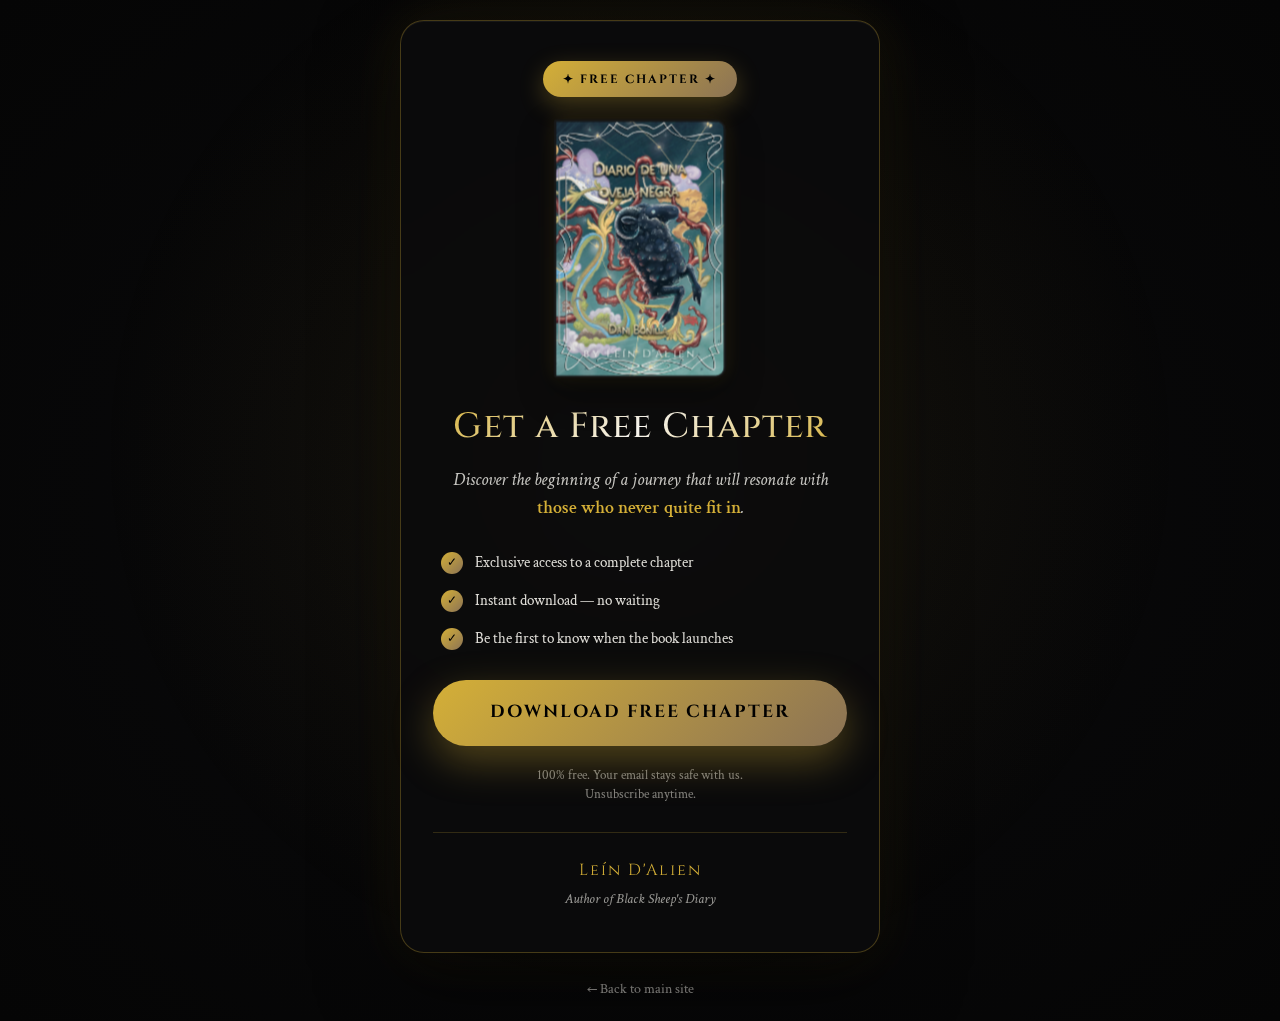
<file: free-chapter.html>
<!DOCTYPE html>
<html lang="en">

<head>
    <meta charset="UTF-8">
    <meta name="viewport" content="width=device-width, initial-scale=1.0, maximum-scale=1.0, user-scalable=no">
    <title>Free Chapter - Black Sheep's Diary</title>
    <meta name="description"
        content="Get a free chapter of Black Sheep's Diary. A journey to the deepest core of human essence.">
    <meta property="og:title" content="Free Chapter - Black Sheep's Diary">
    <meta property="og:description"
        content="Get a free chapter of Black Sheep's Diary. For those who never really fit in.">
    <meta property="og:image" content="https://don-website.com/img/libro.jpg">
    <meta property="og:url" content="https://don-website.com/free-chapter.html">
    <meta property="og:type" content="website">
    <meta name="twitter:card" content="summary_large_image">
    <link rel="preconnect" href="https://fonts.googleapis.com">
    <link rel="preconnect" href="https://fonts.gstatic.com" crossorigin>
    <link
        href="https://fonts.googleapis.com/css2?family=Cinzel:wght@400;500;600;700&family=Crimson+Text:ital,wght@0,400;0,600;1,400&display=swap"
        rel="stylesheet">
    <style>
        * {
            margin: 0;
            padding: 0;
            box-sizing: border-box;
        }

        :root {
            --primary-gold: #d4af37;
            --dark-gold: #8b7355;
            --void-black: #050505;
            --abyss-black: #0a0a0c;
            --ethereal-white: #f8f6f0;
            --shadow-black: #000000;
            --page-cream: #fffef7;
        }

        html,
        body {
            width: 100%;
            overflow-x: hidden;
        }

        body {
            font-family: 'Crimson Text', serif;
            background: radial-gradient(ellipse at center, var(--abyss-black) 0%, var(--void-black) 100%);
            color: var(--ethereal-white);
            line-height: 1.7;
            min-height: 100vh;
            min-height: 100dvh;
        }

        /* ===== MAIN CONTAINER ===== */
        .leadmagnet-container {
            min-height: 100vh;
            min-height: 100dvh;
            display: flex;
            flex-direction: column;
            align-items: center;
            justify-content: center;
            padding: 20px;
            position: relative;
        }

        /* ===== ANIMATED BACKGROUND ===== */
        .bg-glow {
            position: fixed;
            top: 50%;
            left: 50%;
            width: 120vmax;
            height: 120vmax;
            background: radial-gradient(circle, rgba(212, 175, 55, 0.08) 0%, transparent 50%);
            transform: translate(-50%, -50%);
            pointer-events: none;
            z-index: -1;
            animation: pulseGlow 8s ease-in-out infinite;
        }

        @keyframes pulseGlow {

            0%,
            100% {
                opacity: 0.5;
                transform: translate(-50%, -50%) scale(1);
            }

            50% {
                opacity: 0.8;
                transform: translate(-50%, -50%) scale(1.1);
            }
        }

        /* ===== CONTENT CARD ===== */
        .content-card {
            max-width: 480px;
            width: 100%;
            background: rgba(10, 10, 12, 0.85);
            border: 1px solid rgba(212, 175, 55, 0.3);
            border-radius: 24px;
            padding: 40px 32px;
            backdrop-filter: blur(20px);
            box-shadow:
                0 25px 80px rgba(0, 0, 0, 0.6),
                0 0 60px rgba(212, 175, 55, 0.1),
                inset 0 1px 0 rgba(255, 255, 255, 0.05);
            text-align: center;
            animation: cardReveal 1s ease-out;
        }

        @keyframes cardReveal {
            from {
                opacity: 0;
                transform: translateY(30px);
            }

            to {
                opacity: 1;
                transform: translateY(0);
            }
        }

        /* ===== BADGE ===== */
        .free-badge {
            display: inline-block;
            background: linear-gradient(135deg, var(--primary-gold) 0%, var(--dark-gold) 100%);
            color: var(--shadow-black);
            font-family: 'Cinzel', serif;
            font-size: 0.75rem;
            font-weight: 700;
            letter-spacing: 2px;
            text-transform: uppercase;
            padding: 8px 20px;
            border-radius: 50px;
            margin-bottom: 24px;
            box-shadow: 0 8px 25px rgba(212, 175, 55, 0.3);
        }

        /* ===== 3D BOOK WITH THICK SPINE ===== */
        .book-preview {
            width: 170px;
            height: 255px;
            margin: 0 auto 28px;
            position: relative;
            transform-style: preserve-3d;
            perspective: 1200px;
        }

        .book-3d {
            width: 100%;
            height: 100%;
            position: relative;
            transform-style: preserve-3d;
            animation: bookSway 6s ease-in-out infinite;
        }

        @keyframes bookSway {

            0%,
            100% {
                transform: rotateY(-12deg) rotateX(2deg);
            }

            50% {
                transform: rotateY(8deg) rotateX(-2deg);
            }
        }

        /* Book Cover (Front) */
        .book-cover {
            position: absolute;
            width: 100%;
            height: 100%;
            background: url('img/libro.jpg') no-repeat;
            background-size: 340px 255px;
            background-position: right center;
            border-radius: 2px 10px 10px 2px;
            transform: translateZ(14px);
            box-shadow:
                0 15px 35px rgba(0, 0, 0, 0.4),
                0 0 20px rgba(212, 175, 55, 0.15);
            border: 2px solid #1a1a1a;
        }

        /* PNG Title Overlay on Cover */
        .book-overlay {
            position: absolute;
            inset: 0;
            display: flex;
            flex-direction: column;
            align-items: center;
            justify-content: center;
            padding: 15px;
            text-align: center;
            background:
                url('img/ort4.png') no-repeat center center,
                url('img/title_en.png') no-repeat center center;
            background-size: 100% 100%, 85% auto;
            border-radius: 2px 10px 10px 2px;
        }

        .book-overlay-author {
            position: absolute;
            bottom: 12px;
            left: 0;
            right: 0;
            font-family: 'Cinzel', serif;
            font-size: 0.65rem;
            color: var(--ethereal-white);
            letter-spacing: 2px;
            text-shadow: 0 2px 6px rgba(0, 0, 0, 0.9);
            opacity: 0.9;
        }

        /* Book Spine - THICKER */
        .book-spine {
            position: absolute;
            left: 0;
            top: 0;
            width: 28px;
            height: 100%;
            background: linear-gradient(90deg, #0d0d0d 0%, #252525 30%, #1a1a1a 70%, #0d0d0d 100%);
            transform: rotateY(-90deg) translateX(-14px);
            transform-origin: right center;
            border-radius: 3px 0 0 3px;
            box-shadow: inset 0 0 10px rgba(0, 0, 0, 0.5);
        }

        .book-spine::after {
            content: '';
            position: absolute;
            inset: 0;
            background: linear-gradient(180deg, rgba(212, 175, 55, 0.4) 0%, transparent 15%, transparent 85%, rgba(212, 175, 55, 0.4) 100%);
        }

        /* Spine Text */
        .book-spine-text {
            position: absolute;
            top: 50%;
            left: 50%;
            transform: translate(-50%, -50%) rotate(180deg);
            writing-mode: vertical-rl;
            font-family: 'Cinzel', serif;
            font-size: 8px;
            color: var(--primary-gold);
            letter-spacing: 2px;
            font-weight: 600;
            text-shadow: 0 0 5px rgba(0, 0, 0, 0.8);
            white-space: nowrap;
        }

        /* Book Pages (Side Thickness) - THICKER */
        .book-pages-side {
            position: absolute;
            right: 0;
            top: 5px;
            width: 28px;
            height: calc(100% - 10px);
            background: repeating-linear-gradient(90deg,
                    #f8f3e6 0px,
                    #f8f3e6 1px,
                    #ebe6d7 1px,
                    #ebe6d7 2px);
            transform: rotateY(90deg) translateX(14px);
            transform-origin: left center;
            border-radius: 0 3px 3px 0;
            box-shadow: inset -3px 0 8px rgba(0, 0, 0, 0.15);
        }

        /* Book Pages (Bottom Thickness) - THICKER */
        .book-pages-bottom {
            position: absolute;
            left: 5px;
            bottom: 0;
            width: calc(100% - 10px);
            height: 28px;
            background: repeating-linear-gradient(180deg,
                    #f8f3e6 0px,
                    #f8f3e6 1px,
                    #ebe6d7 1px,
                    #ebe6d7 2px);
            transform: rotateX(-90deg) translateY(14px);
            transform-origin: top center;
            box-shadow: inset 0 -3px 8px rgba(0, 0, 0, 0.15);
        }

        /* Book Back */
        .book-back {
            position: absolute;
            width: 100%;
            height: 100%;
            background: linear-gradient(135deg, #1a1a1a 0%, #0d0d0d 100%);
            transform: translateZ(-14px);
            border-radius: 2px 10px 10px 2px;
            border: 2px solid #0a0a0a;
        }

        /* ===== TYPOGRAPHY ===== */
        .headline {
            font-family: 'Cinzel', serif;
            font-size: clamp(1.6rem, 5vw, 2.2rem);
            font-weight: 500;
            background: linear-gradient(135deg, var(--primary-gold) 0%, var(--ethereal-white) 50%, var(--primary-gold) 100%);
            background-clip: text;
            -webkit-background-clip: text;
            -webkit-text-fill-color: transparent;
            letter-spacing: 1px;
            margin-bottom: 16px;
            line-height: 1.3;
        }

        .subheadline {
            font-size: 1.1rem;
            color: rgba(248, 246, 240, 0.8);
            font-style: italic;
            margin-bottom: 28px;
            line-height: 1.6;
        }

        .highlight {
            color: var(--primary-gold);
            font-weight: 600;
            font-style: normal;
        }

        /* ===== BENEFITS LIST ===== */
        .benefits {
            text-align: left;
            margin-bottom: 28px;
            padding: 0 8px;
            list-style: none;
        }

        .benefit-item {
            display: flex;
            align-items: flex-start;
            gap: 12px;
            margin-bottom: 12px;
            font-size: 0.95rem;
            color: rgba(248, 246, 240, 0.9);
        }

        .benefit-icon {
            flex-shrink: 0;
            width: 22px;
            height: 22px;
            background: linear-gradient(135deg, var(--primary-gold), var(--dark-gold));
            border-radius: 50%;
            display: flex;
            align-items: center;
            justify-content: center;
            font-size: 12px;
            color: var(--shadow-black);
            margin-top: 2px;
        }

        /* ===== GUMROAD BUTTON - DIRECT CHECKOUT ===== */
        .gumroad-cta {
            width: 100%;
            margin-bottom: 20px;
        }

        .gumroad-button {
            display: block;
            width: 100%;
            padding: 18px 32px;
            background: linear-gradient(135deg, var(--primary-gold) 0%, var(--dark-gold) 100%);
            color: var(--shadow-black);
            font-family: 'Cinzel', serif;
            font-size: 1.1rem;
            font-weight: 700;
            letter-spacing: 2px;
            text-transform: uppercase;
            text-decoration: none;
            border: none;
            border-radius: 50px;
            cursor: pointer;
            transition: all 0.4s cubic-bezier(0.4, 0, 0.2, 1);
            box-shadow: 0 15px 40px rgba(212, 175, 55, 0.35);
            position: relative;
            overflow: hidden;
        }

        .gumroad-button::before {
            content: '';
            position: absolute;
            top: 0;
            left: -100%;
            width: 100%;
            height: 100%;
            background: linear-gradient(90deg, transparent, rgba(255, 255, 255, 0.3), transparent);
            transition: left 0.6s ease;
        }

        .gumroad-button:hover {
            transform: translateY(-4px) scale(1.02);
            box-shadow: 0 20px 50px rgba(212, 175, 55, 0.5);
            background: linear-gradient(135deg, var(--ethereal-white) 0%, var(--primary-gold) 100%);
        }

        .gumroad-button:hover::before {
            left: 100%;
        }

        .gumroad-button:active {
            transform: translateY(-2px) scale(1);
        }

        /* ===== PRIVACY NOTE ===== */
        .privacy-note {
            font-size: 0.8rem;
            color: rgba(248, 246, 240, 0.5);
            line-height: 1.5;
        }

        /* ===== AUTHOR SIGNATURE ===== */
        .author-signature {
            margin-top: 28px;
            padding-top: 24px;
            border-top: 1px solid rgba(212, 175, 55, 0.2);
        }

        .author-name {
            font-family: 'Cinzel', serif;
            font-size: 1rem;
            color: var(--primary-gold);
            letter-spacing: 2px;
            margin-bottom: 4px;
        }

        .author-title {
            font-size: 0.85rem;
            color: rgba(248, 246, 240, 0.6);
            font-style: italic;
        }

        /* ===== BACK LINK ===== */
        .back-link {
            margin-top: 24px;
            font-size: 0.9rem;
        }

        .back-link a {
            color: rgba(248, 246, 240, 0.6);
            text-decoration: none;
            transition: color 0.3s ease;
            display: inline-flex;
            align-items: center;
            gap: 6px;
        }

        .back-link a:hover {
            color: var(--primary-gold);
        }

        /* ===== MOBILE OPTIMIZATIONS ===== */
        @media (max-width: 520px) {
            .leadmagnet-container {
                padding: 16px;
                justify-content: flex-start;
                padding-top: 40px;
            }

            .content-card {
                padding: 32px 24px;
                border-radius: 20px;
            }

            .book-preview {
                width: 150px;
                height: 225px;
                margin-bottom: 24px;
            }

            .book-spine,
            .book-pages-side,
            .book-pages-bottom {
                width: 22px;
                height: 22px;
            }

            .book-spine {
                width: 22px;
                transform: rotateY(-90deg) translateX(-11px);
            }

            .book-pages-side {
                width: 22px;
                transform: rotateY(90deg) translateX(11px);
            }

            .book-pages-bottom {
                height: 22px;
                transform: rotateX(-90deg) translateY(11px);
            }

            .book-cover {
                transform: translateZ(11px);
            }

            .book-back {
                transform: translateZ(-11px);
            }

            .headline {
                font-size: 1.5rem;
            }

            .subheadline {
                font-size: 1rem;
            }

            .benefit-item {
                font-size: 0.9rem;
            }

            .gumroad-button {
                padding: 16px 28px;
                font-size: 1rem;
            }
        }

        @media (max-height: 700px) {
            .leadmagnet-container {
                justify-content: flex-start;
                padding-top: 20px;
            }

            .book-preview {
                width: 130px;
                height: 195px;
                margin-bottom: 20px;
            }

            .content-card {
                padding: 28px 24px;
            }

            .benefits {
                margin-bottom: 20px;
            }
        }

        /* ===== TOUCH STATES ===== */
        @media (hover: none) {
            .gumroad-button:active {
                transform: scale(0.98);
                background: linear-gradient(135deg, var(--ethereal-white) 0%, var(--primary-gold) 100%);
            }
        }
    </style>
</head>

<body>
    <!-- Animated Background Glow -->
    <div class="bg-glow"></div>

    <main class="leadmagnet-container">
        <article class="content-card">
            <!-- Free Badge -->
            <div class="free-badge">✦ Free Chapter ✦</div>

            <!-- 3D Book with Thick Spine and PNG Title -->
            <div class="book-preview">
                <div class="book-3d">
                    <!-- Book Back -->
                    <div class="book-back"></div>
                    <!-- Book Pages Thickness -->
                    <div class="book-pages-side"></div>
                    <div class="book-pages-bottom"></div>
                    <!-- Book Spine -->
                    <div class="book-spine">
                        <span class="book-spine-text">BLACK SHEEP'S DIARY</span>
                    </div>
                    <!-- Book Cover with PNG Title Overlay -->
                    <div class="book-cover">
                        <div class="book-overlay">
                            <span class="book-overlay-author">by Leín D'Alien</span>
                        </div>
                    </div>
                </div>
            </div>

            <!-- Headlines -->
            <h1 class="headline">Get a Free Chapter</h1>
            <p class="subheadline">
                Discover the beginning of a journey that will resonate with <span class="highlight">those who never
                    quite fit in</span>.
            </p>

            <!-- Benefits -->
            <ul class="benefits">
                <li class="benefit-item">
                    <span class="benefit-icon">✓</span>
                    <span>Exclusive access to a complete chapter</span>
                </li>
                <li class="benefit-item">
                    <span class="benefit-icon">✓</span>
                    <span>Instant download — no waiting</span>
                </li>
                <li class="benefit-item">
                    <span class="benefit-icon">✓</span>
                    <span>Be the first to know when the book launches</span>
                </li>
            </ul>

            <!-- Gumroad CTA Button - Direct to Checkout -->
            <div class="gumroad-cta">
                <a class="gumroad-button"
                    href="https://gumroad.com/checkout?wanted=true&product=BSD&quantity=1&price=0">
                    Download Free Chapter
                </a>
            </div>

            <!-- Privacy Note -->
            <p class="privacy-note">
                100% free. Your email stays safe with us.<br>
                Unsubscribe anytime.
            </p>

            <!-- Author Signature -->
            <div class="author-signature">
                <p class="author-name">Leín D'Alien</p>
                <p class="author-title">Author of Black Sheep's Diary</p>
            </div>
        </article>

        <!-- Back Link -->
        <div class="back-link">
            <a href="index.html">← Back to main site</a>
        </div>
    </main>
</body>

</html>
</file>
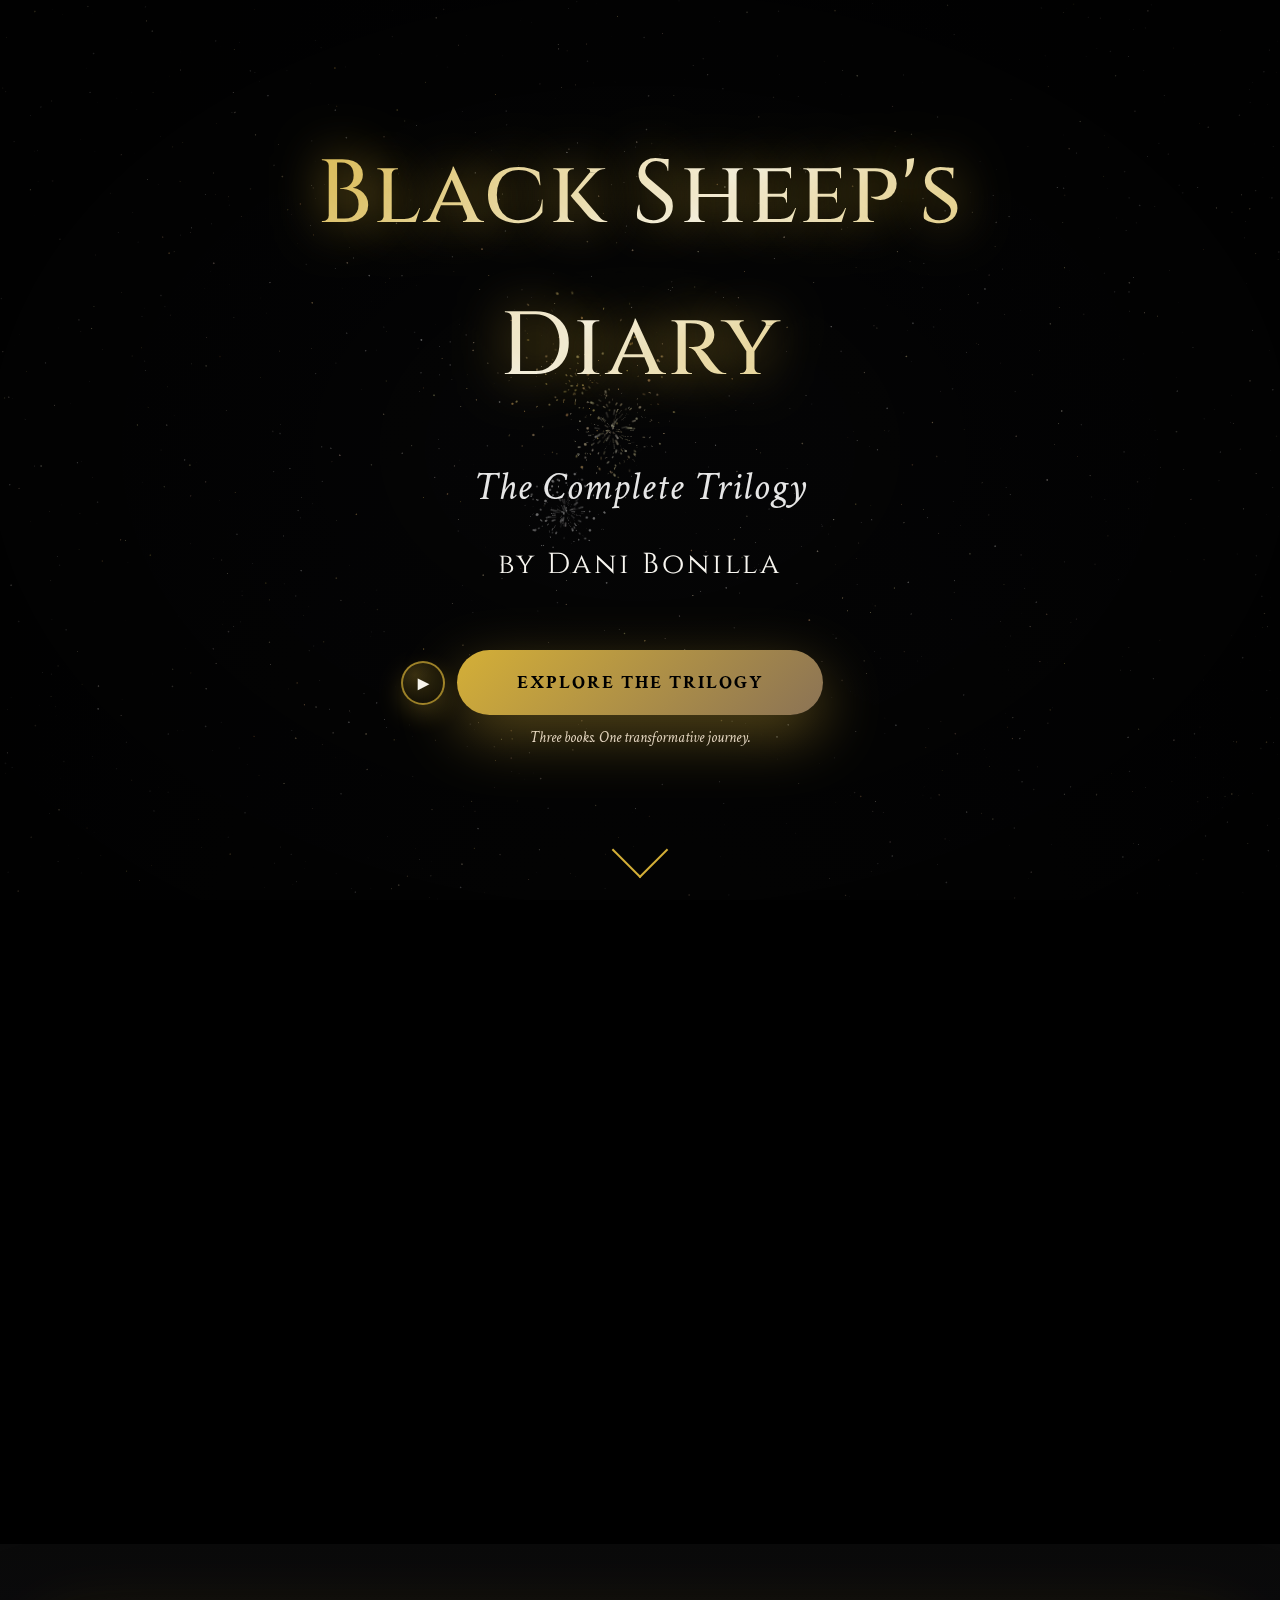
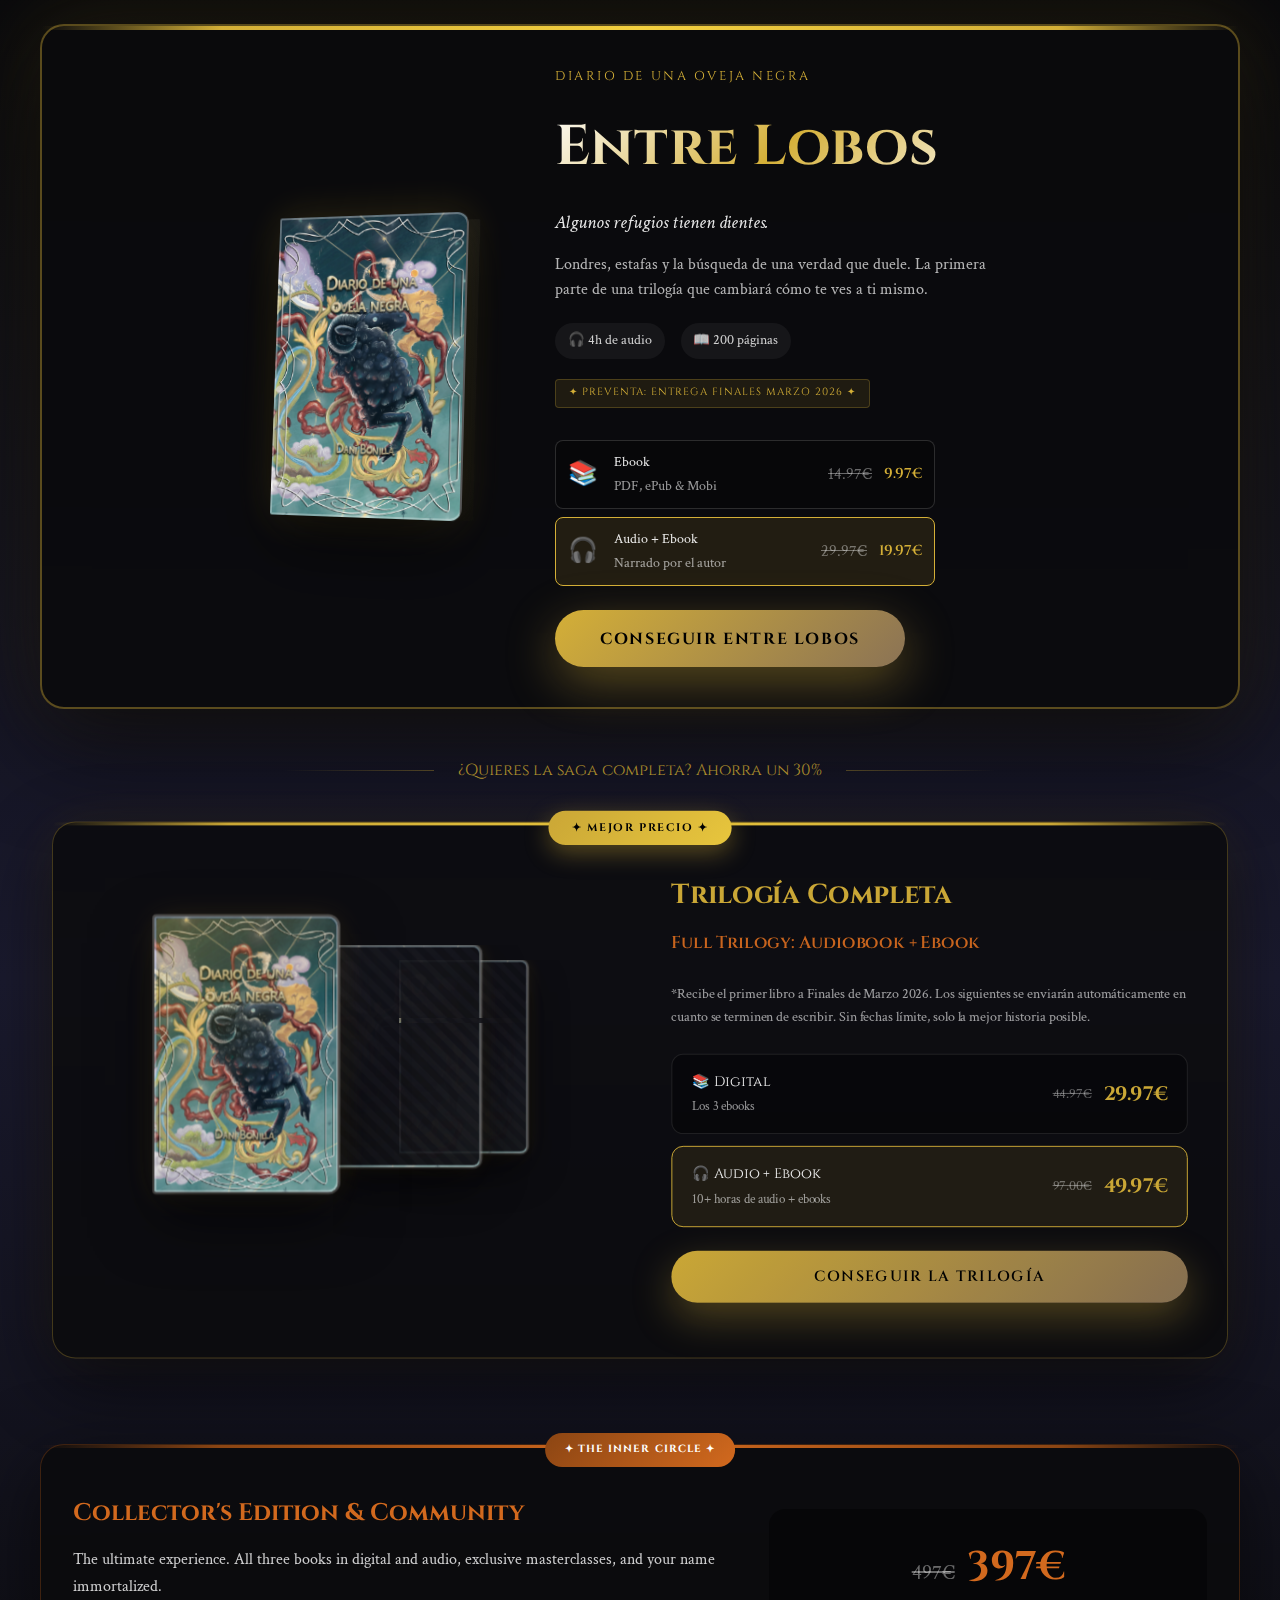
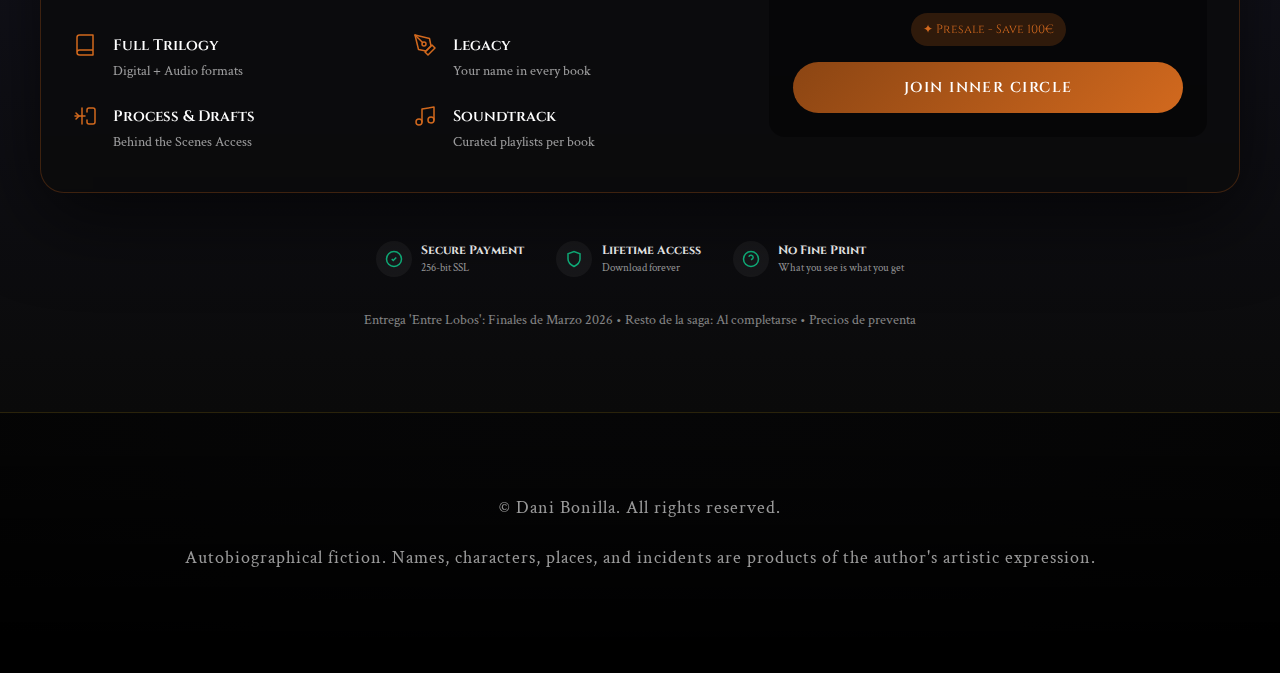
<file: index-trilogy.html>
<!DOCTYPE html>
<html lang="en">

<head>
    <meta charset="UTF-8">
    <meta name="viewport" content="width=device-width, initial-scale=1.0, maximum-scale=1.0, user-scalable=no">
    <title data-i18n="meta.title">Black Sheep's Diary - The Complete Trilogy</title>
    <meta name="description"
        content="The complete trilogy: A journey to the deepest core of human essence. Three books that will transform how you see yourself.">
    <meta property="og:title" content="Black Sheep's Diary - The Complete Trilogy">
    <meta property="og:description"
        content="The complete trilogy: A journey to the deepest core of human essence. Three books that will transform how you see yourself.">
    <meta property="og:image" content="https://don-website.com/img/libro.jpg">
    <meta property="og:url" content="https://don-website.com">
    <meta property="og:type" content="website">
    <meta name="twitter:card" content="summary_large_image">
    <link rel="preconnect" href="https://fonts.googleapis.com">
    <link rel="preconnect" href="https://fonts.gstatic.com" crossorigin>
    <link
        href="https://fonts.googleapis.com/css2?family=Cinzel:wght@300;400;500;600;700&family=Crimson+Text:ital,wght@0,400;0,600;1,400&display=swap"
        rel="stylesheet">
    <link rel="stylesheet" href="css/styles.css">
    <style>
        :root {
            --primary-gold: #d4af37;
            --dark-gold: #8b7355;
            --void-black: #050505;
            --abyss-black: #0a0a0c;
            --ethereal-white: #f8f6f0;
            /* Book color tints */
            --book1-tint: rgba(212, 175, 55, 0.35);
            /* Gold */
            --book2-tint: rgba(16, 185, 129, 0.35);
            /* Emerald */
            --book3-tint: rgba(139, 92, 246, 0.35);
            /* Violet */
        }

        .trilogy-pricing-section {
            padding: 5rem 1.5rem;
            background: linear-gradient(180deg, #0a0a0a 0%, #1a1a2e 50%, #0a0a0a 100%);
            min-height: 100vh;
            position: relative;
            overflow: hidden;
        }

        .trilogy-container {
            max-width: 1200px;
            margin: 0 auto;
            position: relative;
            z-index: 2;
        }

        .trilogy-header {
            text-align: center;
            margin-bottom: 3rem;
        }

        .trilogy-eyebrow {
            font-family: 'Cinzel', serif;
            font-size: 0.75rem;
            letter-spacing: 0.3em;
            color: var(--primary-gold);
            text-transform: uppercase;
            margin-bottom: 0.75rem;
        }

        .trilogy-title {
            font-family: 'Cinzel', serif;
            font-size: clamp(1.75rem, 5vw, 3rem);
            color: white;
            margin-bottom: 1rem;
            background: linear-gradient(135deg, #ffffff 0%, var(--primary-gold) 50%, #ffffff 100%);
            -webkit-background-clip: text;
            -webkit-text-fill-color: transparent;
            background-clip: text;
        }

        .trilogy-subtitle {
            font-family: 'Crimson Text', serif;
            font-size: 1.1rem;
            color: rgba(255, 255, 255, 0.7);
            max-width: 550px;
            margin: 0 auto;
            line-height: 1.7;
        }

        /* ===== MAIN PRODUCT SECTION - ENTRE LOBOS ===== */
        .main-product-section {
            margin-bottom: 3rem;
        }

        .main-product-card {
            background: rgba(10, 10, 12, 0.9);
            border: 2px solid rgba(212, 175, 55, 0.4);
            border-radius: 24px;
            padding: 2.5rem 3rem;
            position: relative;
            overflow: visible;
            backdrop-filter: blur(20px);
            box-shadow:
                0 30px 100px rgba(0, 0, 0, 0.7),
                0 0 80px rgba(212, 175, 55, 0.15);
            display: flex;
            align-items: center;
            justify-content: center;
            gap: 5rem;
        }

        .main-product-card::before {
            content: '';
            position: absolute;
            top: 0;
            left: 0;
            right: 0;
            height: 4px;
            background: linear-gradient(90deg, transparent, var(--primary-gold) 15%, #f4d03f 50%, var(--primary-gold) 85%, transparent);
        }

        .main-badge {
            position: absolute;
            top: -12px;
            left: 50%;
            transform: translateX(-50%);
            background: linear-gradient(135deg, #10b981, #059669);
            padding: 0.5rem 1.5rem;
            z-index: 10;
        }

        .main-book-display {
            display: flex;
            align-items: center;
            justify-content: center;
            perspective: 1500px;
        }

        .main-book-3d {
            position: relative;
            width: 200px;
            height: 300px;
            transform-style: preserve-3d;
            transform: rotateY(-20deg) rotateX(5deg);
            animation: main-book-float 5s ease-in-out infinite;
        }

        @keyframes main-book-float {

            0%,
            100% {
                transform: rotateY(-20deg) rotateX(5deg) translateY(0);
            }

            50% {
                transform: rotateY(-15deg) rotateX(5deg) translateY(-15px);
            }
        }

        .main-book-3d .book-3d-cover {
            position: absolute;
            width: 100%;
            height: 100%;
            background: url('img/libro.jpg') no-repeat;
            background-size: 450px auto;
            background-position: right center;
            border-radius: 2px 12px 12px 2px;
            box-shadow:
                0 25px 70px rgba(0, 0, 0, 0.6),
                0 0 40px rgba(212, 175, 55, 0.2);
            border: 2px solid rgba(255, 255, 255, 0.3);
            transform: translateZ(20px);
        }

        .main-book-3d .book-3d-cover::before {
            content: '';
            position: absolute;
            inset: 0;
            background: url('img/ort4.png') no-repeat center center, url('img/title_en.png') no-repeat center center;
            background-size: 100% 100%, 75% auto;
        }

        .main-book-3d .book-3d-spine {
            position: absolute;
            left: 0;
            top: 0;
            width: 40px;
            height: 100%;
            background: linear-gradient(90deg, #0a0a0a, #1a1a1a, #2a2a2a, #1a1a1a, #0a0a0a);
            transform: rotateY(-90deg) translateX(-20px);
            transform-origin: right center;
            border-radius: 3px 0 0 3px;
        }

        .main-book-3d .book-3d-pages {
            position: absolute;
            right: 0;
            top: 4px;
            width: 40px;
            height: calc(100% - 8px);
            background: repeating-linear-gradient(90deg, #f9f6eb 0px, #f4f0e3 1px, #ebe6d7 2px);
            transform: rotateY(90deg) translateX(20px);
            transform-origin: left center;
        }

        .main-book-3d .book-3d-back {
            position: absolute;
            width: 100%;
            height: 100%;
            background: linear-gradient(135deg, #1a1a1a, #0d0d0d);
            border-radius: 12px 2px 2px 12px;
            transform: translateZ(-20px);
        }

        .main-book-info {
            display: flex;
            flex-direction: column;
            gap: 0.75rem;
        }

        .main-book-series {
            font-family: 'Cinzel', serif;
            font-size: 0.8rem;
            letter-spacing: 0.2em;
            color: var(--primary-gold);
            text-transform: uppercase;
            margin: 0;
        }

        .main-book-title {
            font-family: 'Cinzel', serif;
            font-size: clamp(2rem, 6vw, 3.5rem);
            color: white;
            margin: 0;
            background: linear-gradient(135deg, #ffffff 0%, var(--primary-gold) 50%, #ffffff 100%);
            -webkit-background-clip: text;
            -webkit-text-fill-color: transparent;
            background-clip: text;
        }

        .main-book-tagline {
            font-family: 'Crimson Text', serif;
            font-size: 1.2rem;
            color: rgba(255, 255, 255, 0.9);
            margin: 0;
        }

        .main-book-description {
            font-family: 'Crimson Text', serif;
            font-size: 1rem;
            color: rgba(255, 255, 255, 0.7);
            line-height: 1.6;
            max-width: 450px;
            margin: 0;
        }

        .main-book-features {
            display: flex;
            gap: 1rem;
            margin: 0.5rem 0;
        }

        .main-book-features .book-feature {
            background: rgba(255, 255, 255, 0.05);
            padding: 0.4rem 0.8rem;
            border-radius: 20px;
            font-family: 'Crimson Text', serif;
            font-size: 0.85rem;
            color: rgba(255, 255, 255, 0.8);
        }

        /* Format Options for Main Product */
        .format-options {
            display: flex;
            flex-direction: column;
            gap: 0.5rem;
            margin: 0.75rem 0;
            max-width: 380px;
        }

        .format-option {
            display: flex;
            justify-content: space-between;
            align-items: center;
            padding: 1rem 1.25rem;
            background: rgba(0, 0, 0, 0.4);
            border: 1px solid rgba(255, 255, 255, 0.15);
            border-radius: 12px;
            cursor: pointer;
            transition: all 0.3s ease;
        }

        .format-option:hover {
            border-color: rgba(212, 175, 55, 0.5);
            background: rgba(212, 175, 55, 0.08);
        }

        .format-option.featured {
            border-color: var(--primary-gold);
            background: rgba(212, 175, 55, 0.12);
        }

        .format-left {
            display: flex;
            align-items: center;
            gap: 1rem;
        }

        .format-icon {
            font-size: 1.5rem;
        }

        .format-details {
            display: flex;
            flex-direction: column;
            gap: 0.1rem;
        }

        .format-name {
            font-family: 'Cinzel', serif;
            font-size: 1rem;
            color: white;
        }

        .format-desc {
            font-family: 'Crimson Text', serif;
            font-size: 0.85rem;
            color: rgba(255, 255, 255, 0.6);
        }

        .format-right {
            display: flex;
            align-items: center;
            gap: 0.75rem;
        }

        .format-price-old {
            font-family: 'Crimson Text', serif;
            font-size: 1rem;
            color: rgba(255, 255, 255, 0.4);
            text-decoration: line-through;
        }

        .format-price {
            font-family: 'Cinzel', serif;
            font-size: 1.5rem;
            font-weight: 700;
            color: var(--primary-gold);
        }

        .main-cta {
            width: 100%;
            max-width: 350px;
            padding: 1.1rem 2.5rem;
            background: linear-gradient(135deg, var(--primary-gold) 0%, var(--dark-gold) 100%);
            color: #000;
            font-family: 'Cinzel', serif;
            font-size: 1rem;
            font-weight: 700;
            border: none;
            border-radius: 50px;
            cursor: pointer;
            transition: all 0.4s cubic-bezier(0.4, 0, 0.2, 1);
            text-transform: uppercase;
            letter-spacing: 0.1em;
            box-shadow: 0 15px 50px rgba(212, 175, 55, 0.4);
        }

        .main-cta:hover {
            transform: translateY(-4px);
            box-shadow: 0 25px 60px rgba(212, 175, 55, 0.5);
        }

        /* Deck book coming soon text */
        .deck-book-coming {
            position: absolute;
            top: 50%;
            left: 50%;
            transform: translate(-50%, -50%);
            font-family: 'Cinzel', serif;
            font-size: 0.65rem;
            font-weight: 600;
            color: rgba(255, 255, 255, 0.9);
            text-transform: uppercase;
            letter-spacing: 0.1em;
            text-align: center;
            background: rgba(0, 0, 0, 0.7);
            padding: 0.3rem 0.5rem;
            border-radius: 4px;
            z-index: 10;
        }

        /* ===== UPSELL SECTION ===== */
        .upsell-section {
            margin-top: 1.5rem;
        }

        .upsell-divider {
            display: flex;
            align-items: center;
            justify-content: center;
            margin-bottom: 2rem;
        }

        .upsell-divider::before,
        .upsell-divider::after {
            content: '';
            flex: 1;
            max-width: 150px;
            height: 1px;
            background: linear-gradient(90deg, transparent, rgba(212, 175, 55, 0.4));
        }

        .upsell-divider::after {
            background: linear-gradient(90deg, rgba(212, 175, 55, 0.4), transparent);
        }

        .upsell-question {
            font-family: 'Cinzel', serif;
            font-size: 1rem;
            color: var(--primary-gold);
            padding: 0 1.5rem;
            text-align: center;
        }

        .upsell-card {
            opacity: 0.95;
            transform: scale(0.98);
            transition: all 0.3s ease;
        }

        .upsell-card:hover {
            opacity: 1;
            transform: scale(1);
        }

        /* Bundle includes list */
        .bundle-includes {
            display: flex;
            gap: 1rem;
            flex-wrap: wrap;
            margin-bottom: 1rem;
        }

        .bundle-include-item {
            font-family: 'Crimson Text', serif;
            font-size: 0.9rem;
            color: rgba(255, 255, 255, 0.9);
        }

        .bundle-include-item.bundle-upcoming {
            color: rgba(255, 255, 255, 0.5);
        }

        .bundle-include-item small {
            font-size: 0.75rem;
            opacity: 0.7;
        }

        .bundle-desc {
            font-family: 'Crimson Text', serif;
            font-size: 1rem;
            color: rgba(255, 255, 255, 0.7);
            margin-bottom: 0.75rem;
        }

        /* Deck book sizes - Main book larger */
        .deck-book-main {
            transform: translateX(-80px) translateZ(60px) scale(1.1);
        }

        .deck-book-secondary {
            transform-origin: center;
        }

        .deck-book:nth-child(2).deck-book-secondary {
            transform: translateX(50px) translateZ(-30px) scale(0.85);
        }

        .deck-book:nth-child(3).deck-book-secondary {
            transform: translateX(110px) translateZ(-60px) scale(0.75);
        }

        /* Hover effect adjustments for upsell deck */
        .upsell-card .book-deck:hover .deck-book-main,
        .upsell-card .book-deck.activated .deck-book-main {
            transform: translateX(-100px) translateZ(70px) scale(1.1) translateY(-8px);
        }

        .upsell-card .book-deck:hover .deck-book:nth-child(2).deck-book-secondary,
        .upsell-card .book-deck.activated .deck-book:nth-child(2).deck-book-secondary {
            transform: translateX(60px) translateZ(-10px) scale(0.88);
        }

        .upsell-card .book-deck:hover .deck-book:nth-child(3).deck-book-secondary,
        .upsell-card .book-deck.activated .deck-book:nth-child(3).deck-book-secondary {
            transform: translateX(130px) translateZ(-40px) scale(0.78);
        }

        /* ===== BUNDLE SECTION WITH CARD DECK ===== */
        .bundle-section {
            margin-bottom: 4rem;
            position: relative;
        }

        .bundle-card {
            background: rgba(10, 10, 12, 0.85);
            border: 1px solid rgba(212, 175, 55, 0.3);
            border-radius: 24px;
            padding: 3rem 2.5rem;
            position: relative;
            overflow: visible;
            backdrop-filter: blur(20px);
            box-shadow:
                0 25px 80px rgba(0, 0, 0, 0.6),
                0 0 60px rgba(212, 175, 55, 0.1);
            display: grid;
            grid-template-columns: 1fr 1fr;
            gap: 2rem;
            align-items: center;
        }

        .bundle-card::before {
            content: '';
            position: absolute;
            top: 0;
            left: 0;
            right: 0;
            height: 3px;
            background: linear-gradient(90deg, transparent, var(--primary-gold) 15%, #f4d03f 50%, var(--primary-gold) 85%, transparent);
        }

        .bundle-badge {
            position: absolute;
            top: -12px;
            left: 50%;
            transform: translateX(-50%);
            background: linear-gradient(135deg, var(--primary-gold), #f4d03f);
            color: #000;
            font-family: 'Cinzel', serif;
            font-size: 0.7rem;
            font-weight: 700;
            padding: 0.5rem 1.5rem;
            border-radius: 50px;
            text-transform: uppercase;
            letter-spacing: 0.15em;
            box-shadow: 0 8px 25px rgba(212, 175, 55, 0.4);
            z-index: 10;
        }

        /* ===== CARD DECK - 3 STACKED BOOKS ===== */
        .book-deck {
            position: relative;
            width: 100%;
            height: 450px;
            perspective: 2000px;
            display: flex;
            align-items: center;
            justify-content: center;
        }

        @keyframes deck-float {

            0%,
            100% {
                transform: translateY(0px) rotateY(0deg);
            }

            50% {
                transform: translateY(-10px) rotateY(2deg);
            }
        }

        .book-deck-inner {
            position: relative;
            width: 400px;
            height: 340px;
            transform-style: preserve-3d;
            animation: deck-float 8s ease-in-out infinite;
        }

        .deck-book {
            position: absolute;
            width: 180px;
            height: 270px;
            transform-style: preserve-3d;
            transition: all 0.8s cubic-bezier(0.25, 0.46, 0.45, 0.94);
            cursor: pointer;
            left: 50%;
            margin-left: -90px;
        }

        /* Book 1 (Entre Lobos) = LEFT, FRONT (largest, visible cover with gold tint) */
        .deck-book:nth-child(1) {
            transform: translateX(-110px) translateZ(60px);
        }

        /* Book 2 (Lana Densa) = CENTER, behind */
        .deck-book:nth-child(2) {
            transform: translateX(70px) translateZ(-20px);
        }

        /* Book 3 (Sin Rebaño) = RIGHT, further behind */
        .deck-book:nth-child(3) {
            transform: translateX(150px) translateZ(-50px);
        }

        /* ELEGANT hover - books spread wider */
        .book-deck:hover .deck-book:nth-child(1),
        .book-deck.activated .deck-book:nth-child(1) {
            transform: translateX(-110px) translateZ(70px) translateY(-5px);
        }

        .book-deck:hover .deck-book:nth-child(2),
        .book-deck.activated .deck-book:nth-child(2) {
            transform: translateX(80px) translateZ(0px);
        }

        .book-deck:hover .deck-book:nth-child(3),
        .book-deck.activated .deck-book:nth-child(3) {
            transform: translateX(150px) translateZ(-30px);
        }

        /* Front cover */
        .deck-book-cover {
            position: absolute;
            width: 100%;
            height: 100%;
            background: url('img/libro.jpg') no-repeat;
            background-size: 400px 300px;
            background-position: right center;
            border-radius: 2px 10px 10px 2px;
            box-shadow:
                0 25px 60px rgba(0, 0, 0, 0.6),
                0 0 30px rgba(212, 175, 55, 0.15),
                0 0 0 2px rgba(255, 255, 255, 0.3);
            border: 2px solid rgba(255, 255, 255, 0.4);
            overflow: hidden;
            transform: translateZ(22.5px);
        }

        .deck-book-cover::before {
            content: '';
            position: absolute;
            inset: 0;
            background:
                url('img/ort4.png') no-repeat center center,
                url('img/title_en.png') no-repeat center center;
            background-size: 100% 100%, 80% auto;
        }

        /* Color tint overlays for each book */
        .deck-book-cover::after {
            content: '';
            position: absolute;
            inset: 0;
            border-radius: 2px 10px 10px 2px;
            transition: opacity 0.3s ease;
        }

        .deck-book:nth-child(1) .deck-book-cover::after {
            background: linear-gradient(135deg, var(--book1-tint), transparent 60%);
        }

        .deck-book:nth-child(2) .deck-book-cover::after {
            background: linear-gradient(135deg, var(--book2-tint), transparent 60%);
        }

        .deck-book:nth-child(3) .deck-book-cover::after {
            background: linear-gradient(135deg, var(--book3-tint), transparent 60%);
        }

        /* Back cover */
        .deck-book-back {
            position: absolute;
            width: 100%;
            height: 100%;
            background: linear-gradient(135deg, #1a1a1a 0%, #0d0d0d 50%, #1a1a1a 100%);
            border-radius: 10px 2px 2px 10px;
            border: 1px solid #2a2a2a;
            transform: translateZ(-22.5px) rotateY(180deg);
        }

        .deck-book:nth-child(1) .deck-book-back {
            background: linear-gradient(135deg, #1a1510 0%, #0d0d0d 50%, #1a1510 100%);
        }

        .deck-book:nth-child(2) .deck-book-back {
            background: linear-gradient(135deg, #0d1a15 0%, #0d0d0d 50%, #0d1a15 100%);
        }

        .deck-book:nth-child(3) .deck-book-back {
            background: linear-gradient(135deg, #150d1a 0%, #0d0d0d 50%, #150d1a 100%);
        }

        /* Elegant mystery shimmer animation for unavailable books (Lana Densa and Sin Rebaño) */
        @keyframes mystery-shimmer {
            0% {
                background-position: 0% 0%;
            }

            100% {
                background-position: 100% 100%;
            }
        }

        .deck-book:nth-child(2) .deck-book-cover::before,
        .deck-book:nth-child(3) .deck-book-cover::before {
            content: '';
            display: block !important;
            background:
                repeating-linear-gradient(45deg,
                    transparent 0px,
                    transparent 8px,
                    rgba(255, 255, 255, 0.03) 8px,
                    rgba(255, 255, 255, 0.03) 16px),
                linear-gradient(135deg,
                    rgba(30, 30, 35, 0.95) 0%,
                    rgba(20, 20, 25, 0.98) 50%,
                    rgba(30, 30, 35, 0.95) 100%) !important;
            background-size: 400% 400%, 100% 100%;
            animation: mystery-shimmer 8s linear infinite;
        }

        .deck-book:nth-child(2) .deck-book-cover::after,
        .deck-book:nth-child(3) .deck-book-cover::after {
            background: linear-gradient(180deg,
                    rgba(0, 0, 0, 0.2) 0%,
                    rgba(0, 0, 0, 0.1) 50%,
                    rgba(0, 0, 0, 0.3) 100%) !important;
        }

        .deck-book:nth-child(2),
        .deck-book:nth-child(3) {
            opacity: 0.9;
        }

        /* Book number badge */
        .deck-book-number {
            position: absolute;
            top: 12px;
            left: 12px;
            width: 32px;
            height: 32px;
            border-radius: 50%;
            display: flex;
            align-items: center;
            justify-content: center;
            font-family: 'Cinzel', serif;
            font-size: 0.8rem;
            font-weight: 700;
            color: white;
            z-index: 5;
            box-shadow: 0 4px 15px rgba(0, 0, 0, 0.4);
        }

        .deck-book:nth-child(1) .deck-book-number {
            background: linear-gradient(135deg, #d4af37, #b8963b);
        }

        .deck-book:nth-child(2) .deck-book-number {
            background: linear-gradient(135deg, #10b981, #059669);
        }

        .deck-book:nth-child(3) .deck-book-number {
            background: linear-gradient(135deg, #8b5cf6, #7c3aed);
        }

        /* Book spine - THICK 45px for realistic book look */
        .deck-book-spine {
            position: absolute;
            left: 0;
            top: 0;
            width: 45px;
            height: 100%;
            background: linear-gradient(90deg, #0a0a0a 0%, #1a1a1a 15%, #2a2a2a 50%, #1a1a1a 85%, #0a0a0a 100%);
            transform: rotateY(-90deg) translateX(-22.5px);
            transform-origin: right center;
            border-radius: 3px 0 0 3px;
            box-shadow: inset 0 0 15px rgba(0, 0, 0, 0.6);
        }

        .deck-book-spine::after {
            content: '';
            position: absolute;
            inset: 0;
            background: linear-gradient(180deg, rgba(212, 175, 55, 0.5) 0%, transparent 12%, transparent 88%, rgba(212, 175, 55, 0.5) 100%);
        }

        .deck-book:nth-child(2) .deck-book-spine::after {
            background: linear-gradient(180deg, rgba(16, 185, 129, 0.5) 0%, transparent 12%, transparent 88%, rgba(16, 185, 129, 0.5) 100%);
        }

        .deck-book:nth-child(3) .deck-book-spine::after {
            background: linear-gradient(180deg, rgba(139, 92, 246, 0.5) 0%, transparent 12%, transparent 88%, rgba(139, 92, 246, 0.5) 100%);
        }

        /* Book pages - visible from the side */
        .deck-book-pages {
            position: absolute;
            right: 0;
            top: 4px;
            width: 45px;
            height: calc(100% - 8px);
            background: repeating-linear-gradient(90deg, #f9f6eb 0px, #f4f0e3 1px, #ebe6d7 2px, #e5e0d0 3px);
            transform: rotateY(90deg) translateX(22.5px);
            transform-origin: left center;
            box-shadow: inset 0 0 8px rgba(0, 0, 0, 0.15);
            border-radius: 0 2px 2px 0;
        }

        /* Top edge of pages */
        .deck-book-top {
            position: absolute;
            top: 0;
            left: 0;
            width: calc(100% - 2px);
            height: 45px;
            background: linear-gradient(180deg, #ebe6d7 0%, #ddd8c8 100%);
            transform: rotateX(90deg) translateY(-22.5px);
            transform-origin: bottom center;
            margin-left: 1px;
        }

        /* Bottom edge of pages */
        .deck-book-bottom {
            position: absolute;
            bottom: 0;
            left: 0;
            width: calc(100% - 2px);
            height: 45px;
            background: linear-gradient(180deg, #ddd8c8 0%, #ebe6d7 100%);
            transform: rotateX(-90deg) translateY(22.5px);
            transform-origin: top center;
            margin-left: 1px;
        }

        /* Book labels - titles beneath each book */
        .deck-book-label {
            position: absolute;
            bottom: -35px;
            left: 50%;
            transform: translateX(-50%) translateZ(20px);
            color: rgba(255, 255, 255, 0.6);
            font-family: 'Crimson Text', serif;
            font-size: 1rem;
            white-space: nowrap;
            text-align: center;
            line-height: 1.2;
            opacity: 0;
            transition: opacity 0.4s ease;
            text-shadow: 0 2px 10px rgba(0, 0, 0, 0.8);
        }

        .deck-book-label small {
            font-size: 0.5rem;
            opacity: 0.8;
            color: #D2691E;
        }

        .book1-label {
            color: var(--primary-gold);
        }

        .book2-label {
            color: #10b981;
        }

        .book3-label {
            color: #8b5cf6;
        }

        .book-deck:hover .deck-book-label,
        .book-deck.activated .deck-book-label {
            opacity: 1;
        }

        /* Bundle features */
        .bundle-features {
            display: flex;
            gap: 1.5rem;
            margin-bottom: 1.5rem;
            flex-wrap: wrap;
        }

        .feature-item {
            display: flex;
            align-items: center;
            gap: 0.5rem;
        }

        .feature-icon {
            font-size: 1.2rem;
        }

        .feature-text {
            font-family: 'Crimson Text', serif;
            font-size: 0.9rem;
            color: rgba(255, 255, 255, 0.8);
        }

        /* Collector's Edition option */
        .price-option.collector {
            border-color: rgba(139, 69, 19, 0.5);
            background: rgba(139, 69, 19, 0.1);
        }

        .price-option.collector:hover {
            border-color: #D2691E;
            background: rgba(139, 69, 19, 0.2);
        }

        .collector-price {
            color: #D2691E !important;
        }

        .see-more {
            font-family: 'Crimson Text', serif;
            font-size: 0.75rem;
            color: #D2691E;
            opacity: 0.8;
        }

        /* Bundle Info */
        .bundle-info {
            text-align: left;
            padding-left: 1rem;
        }

        .bundle-info h3 {
            font-family: 'Cinzel', serif;
            font-size: 1.75rem;
            color: var(--primary-gold);
            margin-bottom: 1rem;
            line-height: 1.3;
        }

        .bundle-info>p {
            font-family: 'Crimson Text', serif;
            font-size: 1.05rem;
            color: rgba(255, 255, 255, 0.8);
            line-height: 1.7;
            margin-bottom: 1.5rem;
        }

        .bundle-books-list {
            display: flex;
            flex-direction: column;
            gap: 0.5rem;
            margin-bottom: 1.5rem;
        }

        .bundle-book-item {
            display: flex;
            align-items: center;
            gap: 0.75rem;
            font-family: 'Crimson Text', serif;
            color: rgba(255, 255, 255, 0.9);
            font-size: 1rem;
        }

        .bundle-book-dot {
            width: 10px;
            height: 10px;
            border-radius: 50%;
        }

        .bundle-book-item:nth-child(1) .bundle-book-dot {
            background: var(--primary-gold);
        }

        .bundle-book-item:nth-child(2) .bundle-book-dot {
            background: #10b981;
        }

        .bundle-book-item:nth-child(3) .bundle-book-dot {
            background: #8b5cf6;
        }

        .bundle-price-options {
            display: flex;
            flex-direction: column;
            gap: 0.75rem;
            margin-bottom: 1.5rem;
        }

        .price-option {
            background: rgba(0, 0, 0, 0.4);
            border: 1px solid rgba(255, 255, 255, 0.1);
            border-radius: 12px;
            padding: 1rem 1.25rem;
            display: flex;
            justify-content: space-between;
            align-items: center;
            transition: all 0.3s ease;
            cursor: pointer;
        }

        .price-option:hover {
            border-color: rgba(212, 175, 55, 0.5);
            background: rgba(212, 175, 55, 0.05);
        }

        .price-option.featured {
            border-color: var(--primary-gold);
            background: rgba(212, 175, 55, 0.1);
        }

        .price-option-left {
            display: flex;
            flex-direction: column;
            gap: 0.15rem;
        }

        .price-option-title {
            font-family: 'Cinzel', serif;
            font-size: 0.9rem;
            color: white;
        }

        .price-option-desc {
            font-family: 'Crimson Text', serif;
            font-size: 0.8rem;
            color: rgba(255, 255, 255, 0.6);
        }

        .price-option-right {
            display: flex;
            align-items: center;
            gap: 0.75rem;
        }

        .price-original {
            font-family: 'Crimson Text', serif;
            font-size: 0.9rem;
            color: rgba(255, 255, 255, 0.4);
            text-decoration: line-through;
        }

        .price-current {
            font-family: 'Cinzel', serif;
            font-size: 1.25rem;
            font-weight: 700;
            color: var(--primary-gold);
        }

        .presale-tag {
            font-size: 0.55rem;
            color: var(--primary-gold);
            text-transform: uppercase;
            letter-spacing: 0.1em;
            background: rgba(212, 175, 55, 0.15);
            padding: 0.2rem 0.4rem;
            border-radius: 4px;
        }

        .bundle-cta {
            display: block;
            width: 100%;
            padding: 1rem 2rem;
            background: linear-gradient(135deg, var(--primary-gold) 0%, var(--dark-gold) 100%);
            color: #000;
            font-family: 'Cinzel', serif;
            font-size: 0.95rem;
            font-weight: 600;
            border: none;
            border-radius: 50px;
            cursor: pointer;
            transition: all 0.4s cubic-bezier(0.4, 0, 0.2, 1);
            text-transform: uppercase;
            letter-spacing: 0.1em;
            box-shadow: 0 15px 40px rgba(212, 175, 55, 0.35);
        }

        .bundle-cta:hover {
            transform: translateY(-3px);
            box-shadow: 0 20px 50px rgba(212, 175, 55, 0.5);
        }

        /* ===== INDIVIDUAL BOOKS SECTION ===== */
        .individual-section {
            margin-top: 3rem;
        }

        .section-divider {
            display: flex;
            align-items: center;
            gap: 1.5rem;
            margin-bottom: 2.5rem;
        }

        .section-divider::before,
        .section-divider::after {
            content: '';
            flex: 1;
            height: 1px;
            background: linear-gradient(90deg, transparent, rgba(212, 175, 55, 0.3), transparent);
        }

        .section-divider h4 {
            font-family: 'Cinzel', serif;
            font-size: 0.75rem;
            letter-spacing: 0.2em;
            color: rgba(255, 255, 255, 0.6);
            text-transform: uppercase;
            white-space: nowrap;
        }

        .books-grid {
            display: grid;
            grid-template-columns: repeat(3, 1fr);
            gap: 1.5rem;
        }

        .book-card {
            background: rgba(10, 10, 12, 0.85);
            border: 1px solid rgba(255, 255, 255, 0.1);
            border-radius: 20px;
            padding: 0;
            transition: all 0.4s ease;
            display: flex;
            flex-direction: column;
            backdrop-filter: blur(20px);
            box-shadow: 0 15px 40px rgba(0, 0, 0, 0.4);
            position: relative;
            overflow: visible;
            margin-top: 15px;
        }

        .book-card:hover {
            transform: translateY(-8px);
        }

        .book-card.in-view {
            transform: translateY(-5px) scale(1.02);
            border-color: rgba(255, 255, 255, 0.25);
            box-shadow:
                0 20px 50px rgba(0, 0, 0, 0.5),
                0 0 30px rgba(212, 175, 55, 0.1);
        }

        /* Book card color accent top bar */
        .book-card::before {
            content: '';
            position: absolute;
            top: 0;
            left: 0;
            right: 0;
            height: 3px;
        }

        .book-card:nth-child(1)::before {
            background: linear-gradient(90deg, transparent, var(--primary-gold), transparent);
        }

        .book-card:nth-child(1):hover {
            border-color: rgba(212, 175, 55, 0.4);
        }

        .book-card:nth-child(2)::before {
            background: linear-gradient(90deg, transparent, #10b981, transparent);
        }

        .book-card:nth-child(2):hover {
            border-color: rgba(16, 185, 129, 0.4);
        }

        .book-card:nth-child(3)::before {
            background: linear-gradient(90deg, transparent, #8b5cf6, transparent);
        }

        .book-card:nth-child(3):hover {
            border-color: rgba(139, 92, 246, 0.4);
        }

        .book-card-cover {
            width: 100%;
            height: 320px;
            position: relative;
            display: flex;
            align-items: center;
            justify-content: center;
            perspective: 1000px;
            padding-top: 50px;
            padding-bottom: 20px;
            overflow: visible;
        }

        @keyframes book-float {

            0%,
            100% {
                transform: rotateY(-15deg) rotateX(5deg) translateY(0px);
            }

            50% {
                transform: rotateY(-15deg) rotateX(5deg) translateY(-8px);
            }
        }

        .book-3d {
            position: relative;
            width: 120px;
            height: 180px;
            transform-style: preserve-3d;
            transform: rotateY(-15deg) rotateX(5deg);
            transition: transform 0.5s ease;
            animation: book-float 4s ease-in-out infinite;
        }

        .book-card:hover .book-3d {
            transform: rotateY(-5deg) rotateX(3deg) translateY(-10px);
            animation-play-state: paused;
        }

        .book-3d-cover {
            position: absolute;
            width: 100%;
            height: 100%;
            background: url('img/libro.jpg') no-repeat;
            background-size: 280px auto;
            background-position: right center;
            border-radius: 2px 8px 8px 2px;
            box-shadow: 0 15px 40px rgba(0, 0, 0, 0.5);
            border: 1px solid #2a2a2a;
            transform: translateZ(15px);
        }

        .book-3d-cover::before {
            content: '';
            position: absolute;
            inset: 0;
            background: url('img/ort4.png') no-repeat center center, url('img/title_en.png') no-repeat center center;
            background-size: 100% 100%, 70% auto;
        }

        .book-3d-spine {
            position: absolute;
            left: 0;
            top: 0;
            width: 30px;
            height: 100%;
            background: linear-gradient(90deg, #0a0a0a, #1a1a1a, #2a2a2a, #1a1a1a, #0a0a0a);
            transform: rotateY(-90deg) translateX(-15px);
            transform-origin: right center;
            border-radius: 3px 0 0 3px;
        }

        .book-3d-pages {
            position: absolute;
            right: 0;
            top: 3px;
            width: 30px;
            height: calc(100% - 6px);
            background: repeating-linear-gradient(90deg, #f9f6eb 0px, #f4f0e3 1px, #ebe6d7 2px);
            transform: rotateY(90deg) translateX(15px);
            transform-origin: left center;
        }

        .book-3d-back {
            position: absolute;
            width: 100%;
            height: 100%;
            background: linear-gradient(135deg, #1a1a1a, #0d0d0d);
            border-radius: 8px 2px 2px 8px;
            transform: translateZ(-15px);
        }

        /* Color tints for each book */
        .book-card:nth-child(1) .book-3d-cover::after,
        .book-card:nth-child(1) .book-3d-spine::after {
            content: '';
            position: absolute;
            inset: 0;
            background: linear-gradient(135deg, var(--book1-tint), transparent 60%);
            border-radius: inherit;
        }

        .book-card:nth-child(2) .book-3d-cover::after,
        .book-card:nth-child(2) .book-3d-spine::after {
            content: '';
            position: absolute;
            inset: 0;
            background: linear-gradient(135deg, var(--book2-tint), transparent 60%);
            border-radius: inherit;
        }

        .book-card:nth-child(3) .book-3d-cover::after,
        .book-card:nth-child(3) .book-3d-spine::after {
            content: '';
            position: absolute;
            inset: 0;
            background: linear-gradient(135deg, var(--book3-tint), transparent 60%);
            border-radius: inherit;
        }

        /* Unavailable book - greyed out cover */
        .book-unavailable .book-3d-cover::before {
            filter: grayscale(70%);
        }

        .book-card-number {
            position: absolute;
            top: 12px;
            right: 12px;
            width: 36px;
            height: 36px;
            border-radius: 50%;
            display: flex;
            align-items: center;
            justify-content: center;
            font-family: 'Cinzel', serif;
            font-size: 0.9rem;
            font-weight: 700;
            color: white;
            z-index: 5;
            box-shadow: 0 4px 15px rgba(0, 0, 0, 0.5);
        }

        .book-card:nth-child(1) .book-card-number {
            background: linear-gradient(135deg, #d4af37, #b8963b);
        }

        .book-card:nth-child(2) .book-card-number {
            background: linear-gradient(135deg, #10b981, #059669);
        }

        .book-card:nth-child(3) .book-card-number {
            background: linear-gradient(135deg, #8b5cf6, #7c3aed);
        }

        .book-card-content {
            padding: 1.25rem 1.5rem 1.5rem;
            display: flex;
            flex-direction: column;
            flex-grow: 1;
        }

        .book-card h3 {
            font-family: 'Cinzel', serif;
            font-size: 1.1rem;
            margin-bottom: 0.5rem;
        }

        .book-card:nth-child(1) h3 {
            color: var(--primary-gold);
        }

        .book-card:nth-child(2) h3 {
            color: #10b981;
        }

        .book-card:nth-child(3) h3 {
            color: #8b5cf6;
        }

        .book-card>.book-card-content>p {
            font-family: 'Crimson Text', serif;
            font-size: 0.9rem;
            color: rgba(255, 255, 255, 0.7);
            line-height: 1.5;
            margin-bottom: 1rem;
            flex-grow: 1;
        }

        .book-formats {
            display: flex;
            flex-direction: column;
            gap: 0.5rem;
            margin-bottom: 1rem;
        }

        .format-option {
            display: flex;
            justify-content: space-between;
            align-items: center;
            padding: 0.6rem 0.75rem;
            background: rgba(0, 0, 0, 0.3);
            border-radius: 8px;
        }

        .format-name {
            font-family: 'Crimson Text', serif;
            font-size: 0.85rem;
            color: rgba(255, 255, 255, 0.9);
            display: flex;
            align-items: center;
            gap: 0.4rem;
        }

        .format-name svg {
            width: 14px;
            height: 14px;
            opacity: 0.7;
        }

        .format-price-wrap {
            display: flex;
            align-items: center;
            gap: 0.5rem;
        }

        .format-price-original {
            font-family: 'Crimson Text', serif;
            font-size: 0.75rem;
            color: rgba(255, 255, 255, 0.4);
            text-decoration: line-through;
        }

        .format-price {
            font-family: 'Cinzel', serif;
            font-size: 0.9rem;
            font-weight: 600;
        }

        .book-card:nth-child(1) .format-price {
            color: var(--primary-gold);
        }

        .book-card:nth-child(2) .format-price {
            color: #10b981;
        }

        .book-card:nth-child(3) .format-price {
            color: #8b5cf6;
        }

        .book-cta {
            background: transparent;
            font-family: 'Cinzel', serif;
            font-size: 0.75rem;
            padding: 0.75rem 1rem;
            border-radius: 50px;
            cursor: pointer;
            transition: all 0.3s ease;
            text-transform: uppercase;
            letter-spacing: 0.1em;
            width: 100%;
        }

        .book-card:nth-child(1) .book-cta {
            border: 1px solid rgba(212, 175, 55, 0.5);
            color: var(--primary-gold);
        }

        .book-card:nth-child(1) .book-cta:hover {
            background: rgba(212, 175, 55, 0.1);
        }

        .book-card:nth-child(2) .book-cta {
            border: 1px solid rgba(16, 185, 129, 0.5);
            color: #10b981;
        }

        .book-card:nth-child(2) .book-cta:hover {
            background: rgba(16, 185, 129, 0.1);
        }

        .book-card:nth-child(3) .book-cta {
            border: 1px solid rgba(139, 92, 246, 0.5);
            color: #8b5cf6;
        }

        .book-card:nth-child(3) .book-cta:hover {
            background: rgba(139, 92, 246, 0.1);
        }

        /* Book features */
        .book-features {
            display: flex;
            gap: 1rem;
            margin-bottom: 0.75rem;
            justify-content: center;
        }

        .book-feature {
            font-family: 'Crimson Text', serif;
            font-size: 0.8rem;
            color: rgba(255, 255, 255, 0.7);
        }

        /* Simple price display */
        .book-price-simple {
            display: flex;
            align-items: baseline;
            justify-content: center;
            gap: 0.5rem;
            margin-bottom: 1rem;
        }

        .book-price-simple .price-original {
            font-family: 'Crimson Text', serif;
            font-size: 1rem;
            color: rgba(255, 255, 255, 0.4);
            text-decoration: line-through;
        }

        .book-price-simple .price-value {
            font-family: 'Cinzel', serif;
            font-size: 1.5rem;
            font-weight: 700;
            color: #10b981;
        }

        /* Selected format option */
        .format-option.selected {
            border: 1px solid #10b981;
            background: rgba(16, 185, 129, 0.15);
        }

        /* Disabled link style for Bundle Only buttons */
        .book-cta.disabled-link {
            text-decoration: none;
            display: block;
            text-align: center;
            opacity: 0.6;
        }

        .book-cta.disabled-link:hover {
            opacity: 1;
        }

        /* Unavailable book cards */
        .book-card.book-unavailable {
            opacity: 0.7;
        }

        .book-card.book-unavailable:hover {
            transform: none;
        }

        .coming-soon-overlay {
            position: absolute;
            inset: 0;
            background: rgba(0, 0, 0, 0.6);
            backdrop-filter: blur(2px);
            display: flex;
            flex-direction: column;
            align-items: center;
            justify-content: center;
            gap: 0.5rem;
            z-index: 20;
            border-radius: 12px 12px 0 0;
        }

        .coming-soon-text {
            font-family: 'Cinzel', serif;
            font-size: 0.9rem;
            color: white;
            text-transform: uppercase;
            letter-spacing: 0.15em;
        }

        .bundle-only-text {
            font-family: 'Crimson Text', serif;
            font-size: 0.8rem;
            color: rgba(255, 255, 255, 0.7);
        }

        /* Available book badge */
        .book-card.book-available {
            position: relative;
        }

        .available-badge {
            position: absolute;
            top: -10px;
            left: 50%;
            transform: translateX(-50%);
            background: linear-gradient(135deg, #10b981, #059669);
            color: #fff;
            font-family: 'Cinzel', serif;
            font-size: 0.55rem;
            font-weight: 700;
            padding: 0.4rem 1rem;
            border-radius: 50px;
            text-transform: uppercase;
            letter-spacing: 0.1em;
            z-index: 10;
            white-space: nowrap;
        }

        /* Disabled button */
        .book-cta.disabled {
            opacity: 0.5;
            cursor: not-allowed;
            border-color: rgba(255, 255, 255, 0.2) !important;
            color: rgba(255, 255, 255, 0.4) !important;
        }

        .book-cta.disabled:hover {
            background: transparent !important;
        }

        /* ===== PREMIUM INNER CIRCLE ===== */
        .premium-section {
            margin-top: 4rem;
            padding-top: 1rem;
        }

        .premium-card {
            background: rgba(10, 10, 12, 0.85);
            border: 1px solid rgba(139, 69, 19, 0.4);
            border-radius: 24px;
            padding: 2.5rem 2rem;
            padding-top: 3rem;
            position: relative;
            overflow: visible;
            backdrop-filter: blur(20px);
            box-shadow: 0 25px 80px rgba(0, 0, 0, 0.6);
        }

        .premium-card::before {
            content: '';
            position: absolute;
            top: 0;
            left: 0;
            right: 0;
            height: 3px;
            background: linear-gradient(90deg, transparent, #8B4513 15%, #D2691E 50%, #8B4513 85%, transparent);
        }

        .premium-badge {
            position: absolute;
            top: -12px;
            left: 50%;
            transform: translateX(-50%);
            background: linear-gradient(135deg, #8B4513, #D2691E);
            color: #fff;
            font-family: 'Cinzel', serif;
            font-size: 0.65rem;
            font-weight: 700;
            padding: 0.5rem 1.25rem;
            border-radius: 50px;
            text-transform: uppercase;
            letter-spacing: 0.1em;
        }

        .premium-content {
            display: grid;
            grid-template-columns: 1.2fr 0.8fr;
            gap: 2.5rem;
            align-items: center;
        }

        .premium-info h3 {
            font-family: 'Cinzel', serif;
            font-size: 1.5rem;
            color: #D2691E;
            margin-bottom: 0.75rem;
        }

        .premium-info>p {
            font-family: 'Crimson Text', serif;
            font-size: 1rem;
            color: rgba(255, 255, 255, 0.8);
            line-height: 1.7;
            margin-bottom: 1.5rem;
        }

        .premium-features-grid {
            display: grid;
            grid-template-columns: 1fr 1fr;
            gap: 1.5rem;
            margin-top: 2rem;
        }

        .premium-feature-item {
            display: flex;
            align-items: flex-start;
            gap: 1rem;
        }

        .sf-icon {
            font-size: 1.5rem;
            line-height: 1;
            color: #D2691E;
            min-width: 24px;
        }

        .sf-icon svg {
            width: 24px;
            height: 24px;
        }

        .sf-text {
            display: flex;
            flex-direction: column;
            gap: 0.2rem;
        }

        .sf-text strong {
            font-family: 'Cinzel', serif;
            font-size: 0.95rem;
            color: white;
            font-weight: 600;
        }

        .sf-text span {
            font-family: 'Crimson Text', serif;
            font-size: 0.9rem;
            color: rgba(255, 255, 255, 0.6);
            line-height: 1.3;
        }

        .premium-pricing-box {
            background: rgba(0, 0, 0, 0.4);
            border-radius: 16px;
            padding: 1.5rem;
            text-align: center;
        }

        .premium-price-wrap {
            margin-bottom: 0.75rem;
            display: flex;
            align-items: baseline;
            justify-content: center;
            gap: 0.75rem;
        }

        .premium-price {
            font-family: 'Cinzel', serif;
            font-size: 2.5rem;
            font-weight: 700;
            color: #D2691E;
        }

        .premium-price-original {
            font-family: 'Crimson Text', serif;
            font-size: 1.3rem;
            color: rgba(255, 255, 255, 0.4);
            text-decoration: line-through;
        }

        .premium-savings {
            background: rgba(210, 105, 30, 0.2);
            color: #D2691E;
            font-family: 'Cinzel', serif;
            font-size: 0.75rem;
            padding: 0.4rem 0.75rem;
            border-radius: 50px;
            display: inline-block;
            margin-bottom: 1rem;
        }

        .premium-cta {
            background: linear-gradient(135deg, #8B4513, #D2691E);
            color: #fff;
            font-family: 'Cinzel', serif;
            font-size: 0.9rem;
            font-weight: 600;
            padding: 1rem 2rem;
            border: none;
            border-radius: 50px;
            cursor: pointer;
            transition: all 0.3s ease;
            text-transform: uppercase;
            letter-spacing: 0.1em;
            width: 100%;
        }

        .premium-cta:hover {
            transform: translateY(-2px);
            box-shadow: 0 10px 30px rgba(139, 69, 19, 0.3);
        }

        /* ===== TRUST BADGES ===== */
        .trilogy-trust {
            margin-top: 3rem;
            display: flex;
            justify-content: center;
            gap: 2rem;
            flex-wrap: wrap;
        }

        .trust-item {
            display: flex;
            align-items: center;
            gap: 0.6rem;
        }

        .trust-icon {
            width: 36px;
            height: 36px;
            background: rgba(255, 255, 255, 0.05);
            border-radius: 50%;
            display: flex;
            align-items: center;
            justify-content: center;
        }

        .trust-icon svg {
            width: 18px;
            height: 18px;
            color: #10b981;
        }

        .trust-text strong {
            display: block;
            font-family: 'Cinzel', serif;
            font-size: 0.75rem;
            color: white;
        }

        .trust-text span {
            font-family: 'Crimson Text', serif;
            font-size: 0.7rem;
            color: rgba(255, 255, 255, 0.6);
        }

        .delivery-note {
            text-align: center;
            margin-top: 2rem;
            font-family: 'Crimson Text', serif;
            font-size: 0.85rem;
            color: rgba(255, 255, 255, 0.5);
        }

        /* ===== RESPONSIVE - TABLET ===== */
        @media (max-width: 1000px) {
            .main-product-card {
                flex-direction: column;
                text-align: center;
                padding: 2rem 1.5rem;
                gap: 1.5rem;
            }

            .main-book-display {
                order: -1;
            }

            .main-book-3d {
                width: 180px;
                height: 270px;
            }

            .main-book-info {
                align-items: center;
            }

            .main-book-description {
                text-align: center;
                max-width: 100%;
            }

            .main-book-features {
                justify-content: center;
            }

            .format-options {
                max-width: 350px;
                width: 100%;
                margin: 0.5rem auto;
            }

            .main-cta {
                margin: 0 auto;
            }

            .upsell-question {
                font-size: 0.85rem;
            }

            .bundle-card {
                grid-template-columns: 1fr;
                text-align: center;
                padding: 2rem 1.5rem 1.5rem;
            }

            .book-deck {
                height: 220px;
                margin-bottom: 0.5rem;
            }

            .book-deck-inner {
                width: 200px;
                height: 160px;
            }

            .deck-book {
                width: 100px;
                height: 150px;
                margin-left: -50px;
            }

            /* Tighter for tablet - no rotation */
            .deck-book:nth-child(1) {
                transform: translateX(-100px) translateZ(60px);
            }

            .deck-book:nth-child(2) {
                transform: translateX(80px) translateZ(-20px);
            }

            .deck-book:nth-child(3) {
                transform: translateX(140px) translateZ(-50px);
            }

            .book-deck:hover .deck-book:nth-child(1),
            .book-deck.activated .deck-book:nth-child(1) {
                transform: translateX(-110px) translateZ(0px);
            }

            .book-deck:hover .deck-book:nth-child(2),
            .book-deck.activated .deck-book:nth-child(2) {
                transform: translateZ(40px) translateY(-5px);
            }

            .book-deck:hover .deck-book:nth-child(3),
            .book-deck.activated .deck-book:nth-child(3) {
                transform: translateX(110px) translateZ(0px);
            }

            /* Smaller spine/pages for mobile */
            .deck-book-spine {
                width: 25px;
                transform: rotateY(-90deg) translateX(-12.5px);
            }

            .deck-book-pages {
                width: 25px;
                transform: rotateY(90deg) translateX(12.5px);
            }

            .deck-book-cover {
                transform: translateZ(12.5px);
            }

            .deck-book-top,
            .deck-book-bottom {
                height: 25px;
            }

            .deck-book-top {
                transform: rotateX(90deg) translateY(-12.5px);
            }

            .deck-book-bottom {
                transform: rotateX(-90deg) translateY(12.5px);
            }

            .bundle-info {
                text-align: center;
                padding-left: 0;
            }

            .bundle-info h3 {
                font-size: 1.2rem;
            }

            .bundle-info>p {
                display: none;
            }

            .books-grid {
                grid-template-columns: 1fr;
                max-width: 320px;
                margin: 0 auto;
                display: flex;
                flex-direction: column;
            }

            /* Orden en móvil: Entre Lobos (1), Lana Densa (2), Sin Rebaño (3) */
            .books-grid .book-card:nth-child(1) {
                order: 1;
            }

            .books-grid .book-card:nth-child(2) {
                order: 2;
            }

            .books-grid .book-card:nth-child(3) {
                order: 3;
            }

            .book-card-cover {
                height: 200px;
            }

            .premium-content {
                grid-template-columns: 1fr;
                text-align: center;
            }

            .premium-features-grid {
                grid-template-columns: 1fr;
                text-align: left;
                max-width: 320px;
                margin: 2rem auto 2rem;
            }

            .premium-info>p {
                display: none;
            }
        }

        /* ===== RESPONSIVE - MOBILE ===== */
        /* ===== RESPONSIVE - MOBILE ===== */
        @media (max-width: 520px) {
            .trilogy-pricing-section {
                padding: 1rem 0.5rem;
                min-height: auto;
            }

            .main-product-card {
                padding: 1.5rem 1rem 1.5rem;
                gap: 1rem;
                border-radius: 16px;
                margin-top: 3rem;
                /* Espacio para el libro sobresaliendo */
            }

            .main-book-display {
                margin-top: -5rem;
                /* Efecto sobresalir */
                margin-bottom: 0.5rem;
            }

            .main-book-3d {
                width: 150px;
                /* Más grande y prominente */
                height: 225px;
            }

            .main-book-title {
                font-size: 1.75rem;
                line-height: 1.1;
                margin-bottom: 0.25rem;
            }

            .main-book-tagline {
                font-size: 1rem;
            }

            .main-book-description {
                font-size: 0.9rem;
                display: none;
                /* Ocultar para simplificar pantalla */
            }

            .main-book-features {
                gap: 0.5rem;
                margin: 0.5rem 0;
            }

            .main-book-features .book-feature {
                font-size: 0.75rem;
                padding: 0.3rem 0.6rem;
            }

            .format-options {
                gap: 0.5rem;
                margin: 0.5rem 0;
            }

            .format-option {
                padding: 0.75rem 0.9rem;
            }

            .format-icon {
                font-size: 1.1rem;
            }

            .format-name {
                font-size: 0.85rem;
            }

            .format-desc {
                font-size: 0.75rem;
            }

            .format-price {
                font-size: 1.1rem;
            }

            .main-cta {
                padding: 0.9rem 1.5rem;
                font-size: 0.9rem;
                width: 100%;
                margin-top: 0.5rem;
            }

            .upsell-question {
                font-size: 0.8rem;
                padding: 0 0.5rem;
            }

            .bundle-includes {
                flex-direction: column;
                gap: 0.25rem;
                text-align: left;
            }

            .trilogy-pricing-section {
                padding: 2rem 0.75rem;
            }

            .trilogy-header {
                margin-bottom: 1.5rem;
            }

            .trilogy-title {
                font-size: 1.5rem;
            }

            .trilogy-subtitle {
                display: none;
            }

            /* Main badge z-index fix */
            .main-product-card {
                position: relative;
                z-index: 5;
            }

            .main-badge {
                z-index: 1 !important;
                /* Detrás del libro si este sobresale mucho y tiene z-index alto */
            }

            .main-book-display {
                position: relative;
                z-index: 10;
                /* Libro por encima del badge */
            }

            .bundle-card {
                padding: 1.5rem 1rem 1rem;
                border-radius: 16px;
            }

            .bundle-badge {
                font-size: 0.55rem;
                padding: 0.3rem 0.8rem;
                max-width: 90%;
                white-space: nowrap;
            }

            .book-deck {
                height: 220px;
            }

            .book-deck-inner {
                width: 220px;
                height: 170px;
            }

            .deck-book {
                width: 100px;
                height: 150px;
                margin-left: -50px;
            }

            /* Mobile spread - centered and tighter */
            .deck-book:nth-child(1) {
                transform: translateX(-35px) translateZ(30px);
                /* Menos a la izq */
                z-index: 10;
            }

            .deck-book:nth-child(2) {
                transform: translateX(-30px) translateZ(0px) scale(0.95);
                z-index: 5;
            }

            .deck-book:nth-child(3) {
                transform: translateX(-10px) translateZ(-30px) scale(0.9);
                z-index: 1;
            }

            .book-deck:hover .deck-book:nth-child(1),
            .book-deck.activated .deck-book:nth-child(1) {
                transform: translateX(-45px) translateZ(30px);
            }

            .book-deck:hover .deck-book:nth-child(2),
            .book-deck.activated .deck-book:nth-child(2) {
                transform: translateX(-20px) translateZ(10px) translateY(-5px) scale(0.95);
            }

            .book-deck:hover .deck-book:nth-child(3),
            .book-deck.activated .deck-book:nth-child(3) {
                transform: translateX(5px) translateZ(-10px) scale(0.9);
            }

            /* Spine/pages for mobile books */
            .deck-book-spine {
                width: 20px;
                transform: rotateY(-90deg) translateX(-10px);
            }

            .deck-book-pages {
                width: 20px;
                transform: rotateY(90deg) translateX(10px);
            }

            .deck-book-cover {
                transform: translateZ(10px);
                background-size: 240px auto;
            }

            .deck-book-top,
            .deck-book-bottom {
                height: 20px;
            }

            .deck-book-top {
                transform: rotateX(90deg) translateY(-10px);
            }

            .deck-book-bottom {
                transform: rotateX(-90deg) translateY(10px);
            }

            .deck-book-number {
                width: 20px;
                height: 20px;
                font-size: 0.5rem;
                top: 5px;
                left: 5px;
            }

            .deck-book-label {
                font-size: 0.8rem;
                bottom: -35px;
                /* Más espacio para dos líneas */
                width: 120%;
                /* Asegurar que quepa el texto */
            }

            .bundle-info h3 {
                font-size: 1.1rem;
                margin-bottom: 0.5rem;
            }

            .bundle-price-options {
                gap: 0.5rem;
            }

            .price-option {
                padding: 0.6rem 0.8rem;
                flex-direction: row;
                gap: 0.25rem;
            }

            .price-option-title {
                font-size: 0.7rem;
            }

            .price-option-desc {
                display: none;
            }

            .current-price {
                font-size: 1rem;
            }

            .bundle-cta {
                padding: 0.7rem 1.5rem;
                font-size: 0.7rem;
            }

            .section-divider {
                margin: 1.5rem 0;
            }

            .book-card-cover {
                height: 180px;
            }

            .book-3d {
                width: 90px;
                height: 135px;
            }

            .available-badge {
                font-size: 0.5rem;
                padding: 0.3rem 0.7rem;
                top: -8px;
            }

            .premium-card {
                padding: 1.5rem 1rem;
            }

            .premium-badge {
                font-size: 0.55rem;
                max-width: 90%;
                white-space: nowrap;
            }

            .premium-price {
                font-size: 1.8rem;
            }

            .premium-cta {
                padding: 0.7rem 1.5rem;
                font-size: 0.7rem;
            }
        }

        @media (hover: none) {

            .bundle-cta:active,
            .book-cta:active,
            .premium-cta:active {
                transform: scale(0.98);
            }
        }
    </style>
</head>

<body>
    <canvas id="particleCanvas"></canvas>

    <header class="header">
        <nav class="nav">
            <div class="logo" data-i18n="logo">Black Sheep's Diary</div>
            <ul class="nav-links">
                <li><a href="#home" data-i18n="nav.home">Home</a></li>
                <li><a href="#pricing" data-i18n="nav.preorder">Get the Books</a></li>
            </ul>
        </nav>
    </header>

    <section id="home" class="hero">
        <div class="hero-video youtube-bg">
            <iframe id="heroBgVideo"
                data-src="https://www.youtube.com/embed/Q4xYacSy2i4?autoplay=1&mute=1&loop=1&playlist=Q4xYacSy2i4&controls=0&showinfo=0&modestbranding=1&iv_load_policy=3&rel=0&enablejsapi=1"
                frameborder="0" allow="autoplay; encrypted-media" allowfullscreen title="Black Sheep's Diary Video"
                class="hero-video-iframe"></iframe>
        </div>
        <div class="hero-overlay"></div>
        <button class="hero-video-toggle" id="heroVideoToggle" aria-label="Toggle playback"></button>
        <div class="hero-content">
            <h1 data-i18n="hero.title">Black Sheep's Diary</h1>
            <p class="subtitle">The Complete Trilogy</p>
            <p class="author" data-i18n="hero.author">by Dani Bonilla</p>
            <div class="hero-actions">
                <button class="hero-play-btn" id="heroPlayBtn" aria-label="Play trailer" title="Play trailer">▶</button>
                <a href="#pricing" class="cta-button">Explore the Trilogy</a>
            </div>
            <div class="hero-hook">Three books. One transformative journey.</div>
        </div>

        <div class="scroll-indicator" role="button" aria-label="Scroll down">
            <div class="scroll-arrow"></div>
        </div>
    </section>

    <!-- MANIFESTO SECTION -->
    <section id="manifesto" class="manifesto-section">
        <div class="manifesto-content fade-in">
            <div class="manifesto-decoration">"</div>
            <p class="manifesto-text" data-i18n="manifesto.text1">
                This is for all those who never quite fit in.
            </p>
            <p class="manifesto-text" data-i18n="manifesto.text2">
                For those who always felt different. Those who saw the world with different eyes and wondered why
                no one else seemed to see it the same way.
            </p>
            <p class="manifesto-text" data-i18n="manifesto.text3">
                For those who learned to hide parts of themselves. Those who carried the feeling of being a
                stranger, even among their own.
            </p>
            <p class="manifesto-text" data-i18n="manifesto.text4">
                If you have ever felt like the black sheep, looking for where to fit in, you are not alone.
            </p>
            <p class="manifesto-final" data-i18n="manifesto.final">
                This trilogy is for you.
            </p>
        </div>
    </section>

    <!-- PRICING SECTION - SIMPLIFIED CUSTOMER JOURNEY -->
    <section id="pricing" class="trilogy-pricing-section">
        <div class="trilogy-container">

            <!-- ===== MAIN PRODUCT: ENTRE LOBOS ===== -->
            <div class="main-product-section">
                <div class="main-product-card">

                    <!-- Book Display -->
                    <div class="main-book-display">
                        <div class="main-book-3d">
                            <div class="book-3d-back"></div>
                            <div class="book-3d-spine"></div>
                            <div class="book-3d-pages"></div>
                            <div class="book-3d-cover"></div>
                        </div>
                    </div>

                    <div class="main-book-info">
                        <p class="main-book-series">Diario de una Oveja Negra</p>
                        <h1 class="main-book-title">Entre Lobos</h1>
                        <p class="main-book-tagline"><em>Algunos refugios tienen dientes.</em></p>
                        <p class="main-book-description">
                            Londres, estafas y la búsqueda de una verdad que duele.
                            La primera parte de una trilogía que cambiará cómo te ves a ti mismo.
                        </p>

                        <div class="main-book-features">
                            <span class="book-feature">🎧 4h de audio</span>
                            <span class="book-feature">📖 200 páginas</span>
                        </div>
                        <div
                            style="background: rgba(212, 175, 55, 0.1); color: var(--primary-gold); font-family: 'Cinzel', serif; font-size: 0.65rem; padding: 0.3rem 0.8rem; border-radius: 4px; margin-bottom: 0.5rem; letter-spacing: 0.1em; border: 1px solid rgba(212, 175, 55, 0.25); display: inline-block; width: fit-content;">
                            ✦ PREVENTA: ENTREGA FINALES MARZO 2026 ✦
                        </div>

                        <!-- Format Options -->
                        <div class="format-options">
                            <div class="format-option" onclick="selectFormat(this, 'ebook')">
                                <div class="format-left">
                                    <span class="format-icon">📚</span>
                                    <div class="format-details">
                                        <span class="format-name">Ebook</span>
                                        <span class="format-desc">PDF, ePub & Mobi</span>
                                    </div>
                                </div>
                                <div class="format-right">
                                    <span class="format-price-old">14.97€</span>
                                    <span class="format-price">9.97€</span>
                                </div>
                            </div>

                            <div class="format-option featured" onclick="selectFormat(this, 'audio')">
                                <div class="format-left">
                                    <span class="format-icon">🎧</span>
                                    <div class="format-details">
                                        <span class="format-name">Audio + Ebook</span>
                                        <span class="format-desc">Narrado por el autor</span>
                                    </div>
                                </div>
                                <div class="format-right">
                                    <span class="format-price-old">29.97€</span>
                                    <span class="format-price">19.97€</span>
                                </div>
                            </div>
                        </div>

                        <button class="main-cta">Conseguir Entre Lobos</button>
                    </div>
                </div>
            </div>

            <!-- ===== UPSELL: TRILOGY BUNDLE ===== -->
            <div class="upsell-section">
                <div class="upsell-divider">
                    <span class="upsell-question">¿Quieres la saga completa? Ahorra un 30%</span>
                </div>

                <div class="bundle-card upsell-card">
                    <div class="bundle-badge">✦ Mejor Precio ✦</div>

                    <!-- Card Deck - 3 Stacked Books -->
                    <div class="book-deck">
                        <div class="book-deck-inner">
                            <!-- Book 1 - Entre Lobos = LEFT, FRONT, LARGER -->
                            <div class="deck-book deck-book-main">
                                <div class="deck-book-back"></div>
                                <div class="deck-book-spine"></div>
                                <div class="deck-book-pages"></div>
                                <div class="deck-book-top"></div>
                                <div class="deck-book-bottom"></div>
                                <div class="deck-book-cover">
                                    <!-- Full Cover Visible -->
                                </div>
                                <div class="deck-book-label book1-label">Entre Lobos <br><small>(Marzo
                                        2026)</small></div>
                            </div>
                            <!-- Book 2 - Lana Densa = CENTER, smaller, behind -->
                            <div class="deck-book deck-book-secondary">
                                <div class="deck-book-back"></div>
                                <div class="deck-book-spine"></div>
                                <div class="deck-book-pages"></div>
                                <div class="deck-book-top"></div>
                                <div class="deck-book-bottom"></div>
                                <div class="deck-book-cover">
                                </div>
                                <div class="deck-book-label book2-label">Lana Densa <br><small>(En desarrollo)</small>
                                </div>
                            </div>
                            <!-- Book 3 - Sin Rebaño = RIGHT, smallest, further behind -->
                            <div class="deck-book deck-book-secondary">
                                <div class="deck-book-back"></div>
                                <div class="deck-book-spine"></div>
                                <div class="deck-book-pages"></div>
                                <div class="deck-book-top"></div>
                                <div class="deck-book-bottom"></div>
                                <div class="deck-book-cover">
                                </div>
                                <div class="deck-book-label book3-label">Sin Rebaño <br><small>(En desarrollo)</small>
                                </div>
                            </div>
                        </div>
                    </div>

                    <div class="bundle-info">
                        <h3>Trilogía Completa</h3>
                        <p class="bundle-desc"
                            style="font-family: 'Cinzel', serif; font-size: 1.1rem; color: #D2691E; font-weight: 600;">
                            Full Trilogy: Audiobook + Ebook
                        </p>
                        <p class="bundle-desc"
                            style="font-size: 0.9rem; opacity: 0.8; margin-top: 0.5rem; margin-bottom: 1.5rem;">
                            *Recibe el primer libro a Finales de Marzo 2026. Los siguientes se enviarán automáticamente
                            en
                            cuanto se terminen de escribir. Sin fechas límite, solo la mejor historia posible.
                        </p>

                        <div class="bundle-price-options">
                            <div class="price-option" onclick="selectOption(this, 'digital')">
                                <div class="price-option-left">
                                    <div class="price-option-title">📚 Digital</div>
                                    <div class="price-option-desc">Los 3 ebooks</div>
                                </div>
                                <div class="price-option-right">
                                    <span class="price-original">44.97€</span>
                                    <span class="price-current">29.97€</span>
                                </div>
                            </div>

                            <div class="price-option featured" onclick="selectOption(this, 'audio')">
                                <div class="price-option-left">
                                    <div class="price-option-title">🎧 Audio + Ebook</div>
                                    <div class="price-option-desc">10+ horas de audio + ebooks</div>
                                </div>
                                <div class="price-option-right">
                                    <span class="price-original">97.00€</span>
                                    <span class="price-current">49.97€</span>
                                </div>
                            </div>
                        </div>

                        <button class="bundle-cta">Conseguir la Trilogía</button>
                    </div>
                </div>
            </div>


            <!-- Premium Inner Circle Section -->
            <div class="premium-section">
                <div class="premium-card">
                    <div class="premium-badge">✦ The Inner Circle ✦</div>

                    <div class="premium-content">
                        <div class="premium-info">
                            <h3>Collector's Edition & Community</h3>
                            <p>
                                The ultimate experience. All three books in digital and audio, exclusive masterclasses,
                                and your name immortalized.
                            </p>

                            <div class="premium-features-grid">
                                <div class="premium-feature-item">
                                    <div class="sf-icon">
                                        <svg xmlns="http://www.w3.org/2000/svg" width="24" height="24"
                                            viewBox="0 0 24 24" fill="none" stroke="currentColor" stroke-width="1.5"
                                            stroke-linecap="round" stroke-linejoin="round">
                                            <path d="M4 19.5v-15A2.5 2.5 0 0 1 6.5 2H20v20H6.5a2.5 2.5 0 0 1 0-5H20">
                                            </path>
                                        </svg>
                                    </div>
                                    <div class="sf-text">
                                        <strong>Full Trilogy</strong>
                                        <span>Digital + Audio formats</span>
                                    </div>
                                </div>
                                <div class="premium-feature-item">
                                    <div class="sf-icon">
                                        <svg xmlns="http://www.w3.org/2000/svg" width="24" height="24"
                                            viewBox="0 0 24 24" fill="none" stroke="currentColor" stroke-width="1.5"
                                            stroke-linecap="round" stroke-linejoin="round">
                                            <path d="M12 19l7-7 3 3-7 7-3-3z"></path>
                                            <path d="M18 13l-1.5-7.5L2 2l3.5 14.5L13 18l5-5z"></path>
                                            <path d="M2 2l7.586 7.586"></path>
                                            <circle cx="11" cy="11" r="2"></circle>
                                        </svg>
                                    </div>
                                    <div class="sf-text">
                                        <strong>Legacy</strong>
                                        <span>Your name in every book</span>
                                    </div>
                                </div>
                                <div class="premium-feature-item">
                                    <div class="sf-icon">
                                        <svg xmlns="http://www.w3.org/2000/svg" width="24" height="24"
                                            viewBox="0 0 24 24" fill="none" stroke="currentColor" stroke-width="1.5"
                                            stroke-linecap="round" stroke-linejoin="round">
                                            <path d="M2 12h10"></path>
                                            <path d="M9 4v16"></path>
                                            <path d="M3 9l3 3-3 3"></path>
                                            <path
                                                d="M14 8V6c0-1.1.9-2 2-2h4c1.1 0 2 .9 2 2v12c0 1.1-.9 2-2 2h-4c-1.1 0-2-.9-2-2v-2">
                                            </path>
                                        </svg>
                                    </div>
                                    <div class="sf-text">
                                        <strong>Process & Drafts</strong>
                                        <span>Behind the Scenes Access</span>
                                    </div>
                                </div>
                                <div class="premium-feature-item">
                                    <div class="sf-icon">
                                        <svg xmlns="http://www.w3.org/2000/svg" width="24" height="24"
                                            viewBox="0 0 24 24" fill="none" stroke="currentColor" stroke-width="1.5"
                                            stroke-linecap="round" stroke-linejoin="round">
                                            <path d="M9 18V5l12-2v13"></path>
                                            <circle cx="6" cy="18" r="3"></circle>
                                            <circle cx="18" cy="16" r="3"></circle>
                                        </svg>
                                    </div>
                                    <div class="sf-text">
                                        <strong>Soundtrack</strong>
                                        <span>Curated playlists per book</span>
                                    </div>
                                </div>
                            </div>
                        </div>

                        <div class="premium-pricing-box">
                            <div class="premium-price-wrap">
                                <span class="premium-price-original">497€</span>
                                <span class="premium-price">397€</span>
                            </div>
                            <div class="premium-savings">✦ Presale - Save 100€</div>
                            <button class="premium-cta">Join Inner Circle</button>
                        </div>
                    </div>
                </div>
            </div>

            <!-- Trust Badges -->
            <div class="trilogy-trust">
                <div class="trust-item">
                    <div class="trust-icon">
                        <svg xmlns="http://www.w3.org/2000/svg" viewBox="0 0 24 24" fill="none" stroke="currentColor"
                            stroke-width="2">
                            <circle cx="12" cy="12" r="10"></circle>
                            <path d="m9 12 2 2 4-4"></path>
                        </svg>
                    </div>
                    <div class="trust-text">
                        <strong>Secure Payment</strong>
                        <span>256-bit SSL</span>
                    </div>
                </div>
                <div class="trust-item">
                    <div class="trust-icon">
                        <svg xmlns="http://www.w3.org/2000/svg" viewBox="0 0 24 24" fill="none" stroke="currentColor"
                            stroke-width="2">
                            <path d="M12 22s8-4 8-10V5l-8-3-8 3v7c0 6 8 10 8 10z"></path>
                        </svg>
                    </div>
                    <div class="trust-text">
                        <strong>Lifetime Access</strong>
                        <span>Download forever</span>
                    </div>
                </div>
                <div class="trust-item">
                    <div class="trust-icon">
                        <svg xmlns="http://www.w3.org/2000/svg" viewBox="0 0 24 24" fill="none" stroke="currentColor"
                            stroke-width="2">
                            <circle cx="12" cy="12" r="10"></circle>
                            <path d="M9.09 9a3 3 0 0 1 5.83 1c0 2-3 3-3 3"></path>
                            <path d="M12 17h.01"></path>
                        </svg>
                    </div>
                    <div class="trust-text">
                        <strong>No Fine Print</strong>
                        <span>What you see is what you get</span>
                    </div>
                </div>
            </div>

            <p class="delivery-note">Entrega 'Entre Lobos': Finales de Marzo 2026 • Resto de la saga: Al completarse •
                Precios de preventa</p>
        </div>
    </section>

    <footer class="footer">
        <p data-i18n="footer.copyright">&copy; Dani Bonilla. All rights reserved.</p>
        <p data-i18n="footer.disclaimer">Autobiographical fiction. Names, characters, places, and incidents are products
            of the author's artistic expression.</p>
    </footer>

    <script src="js/modals.js"></script>
    <script src="js/floatingButton.js"></script>
    <script src="js/flipCards.js"></script>
    <script src="js/scrollVideo.js"></script>
    <script src="js/particles.js"></script>
    <script src="js/book.js"></script>
    <script src="js/i18n.js"></script>

    <script>
        function selectOption(element) {
            document.querySelectorAll('.price-option').forEach(opt => opt.classList.remove('featured'));
            element.classList.add('featured');
        }

        function selectFormat(element) {
            const parent = element.closest('.format-options');
            parent.querySelectorAll('.format-option').forEach(opt => opt.classList.remove('featured'));
            element.classList.add('featured');
        }

        // Book deck animation on scroll into view
        document.addEventListener('DOMContentLoaded', function () {
            const bookDeck = document.querySelector('.book-deck');
            const bookDeckInner = document.querySelector('.book-deck-inner');
            if (bookDeck && bookDeckInner) {
                // Toggle on click on the books themselves
                bookDeckInner.addEventListener('click', function (e) {
                    e.stopPropagation();
                    bookDeck.classList.toggle('activated');
                });

                // On touch without scrolling, toggle
                let touchMoved = false;
                bookDeckInner.addEventListener('touchstart', function () {
                    touchMoved = false;
                });
                bookDeckInner.addEventListener('touchmove', function () {
                    touchMoved = true;
                });
                bookDeckInner.addEventListener('touchend', function (e) {
                    if (!touchMoved) {
                        e.stopPropagation();
                        bookDeck.classList.toggle('activated');
                    }
                });

                // Activate when scrolled into view, deactivate when out
                const observer = new IntersectionObserver((entries) => {
                    entries.forEach(entry => {
                        if (entry.isIntersecting) {
                            bookDeck.classList.add('activated');
                        } else {
                            bookDeck.classList.remove('activated');
                        }
                    });
                }, { threshold: 0.3 });

                observer.observe(bookDeck);
            }

            // Individual book cards - highlight on scroll (responsive)
            const bookCards = document.querySelectorAll('.book-card');
            if (bookCards.length > 0) {
                const cardObserver = new IntersectionObserver((entries) => {
                    entries.forEach(entry => {
                        if (entry.isIntersecting && entry.intersectionRatio > 0.5) {
                            // Remove from all others first
                            bookCards.forEach(c => c.classList.remove('in-view'));
                            entry.target.classList.add('in-view');
                        }
                    });
                }, {
                    threshold: [0.5],
                    rootMargin: '-20% 0px -20% 0px'
                });

                bookCards.forEach(card => cardObserver.observe(card));
            }
        });
    </script>

</body>

</html>
</file>
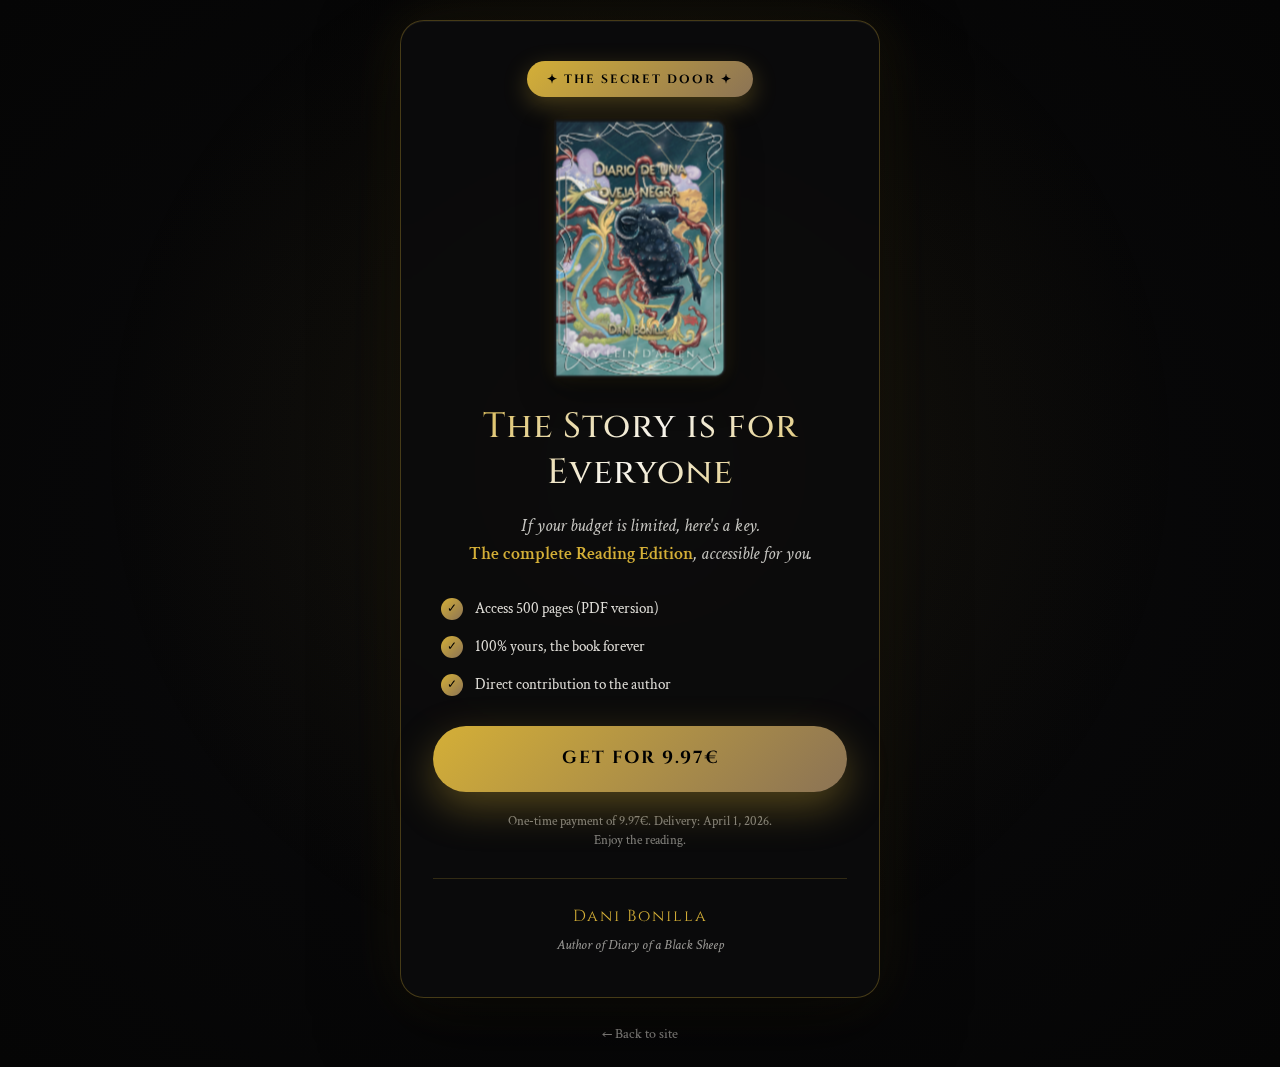
<file: secret-door.html>
<!DOCTYPE html>
<html lang="en">

<head>
    <meta charset="UTF-8">
    <meta name="viewport" content="width=device-width, initial-scale=1.0, maximum-scale=1.0, user-scalable=no">
    <title>The Secret Door - Diary of a Black Sheep</title>
    <meta name="description" content="Access the complete Digital Reading Edition at a special price.">
    <meta property="og:title" content="The Secret Door - Diary of a Black Sheep">
    <meta property="og:description" content="The story belongs to everyone. Special accessibility edition.">
    <meta property="og:image" content="https://don-website.com/img/libro.jpg">
    <meta property="og:url" content="https://don-website.com/free-chapter.html">
    <meta property="og:type" content="website">
    <meta name="twitter:card" content="summary_large_image">
    <link rel="preconnect" href="https://fonts.googleapis.com">
    <link rel="preconnect" href="https://fonts.gstatic.com" crossorigin>
    <link
        href="https://fonts.googleapis.com/css2?family=Cinzel:wght@400;500;600;700&family=Crimson+Text:ital,wght@0,400;0,600;1,400&display=swap"
        rel="stylesheet">
    <style>
        * {
            margin: 0;
            padding: 0;
            box-sizing: border-box;
        }

        :root {
            --primary-gold: #d4af37;
            --dark-gold: #8b7355;
            --void-black: #050505;
            --abyss-black: #0a0a0c;
            --ethereal-white: #f8f6f0;
            --shadow-black: #000000;
            --page-cream: #fffef7;
        }

        html,
        body {
            width: 100%;
            overflow-x: hidden;
        }

        body {
            font-family: 'Crimson Text', serif;
            background: radial-gradient(ellipse at center, var(--abyss-black) 0%, var(--void-black) 100%);
            color: var(--ethereal-white);
            line-height: 1.7;
            min-height: 100vh;
            min-height: 100dvh;
        }

        /* ===== MAIN CONTAINER ===== */
        .leadmagnet-container {
            min-height: 100vh;
            min-height: 100dvh;
            display: flex;
            flex-direction: column;
            align-items: center;
            justify-content: center;
            padding: 20px;
            position: relative;
        }

        /* ===== ANIMATED BACKGROUND ===== */
        .bg-glow {
            position: fixed;
            top: 50%;
            left: 50%;
            width: 120vmax;
            height: 120vmax;
            background: radial-gradient(circle, rgba(212, 175, 55, 0.08) 0%, transparent 50%);
            transform: translate(-50%, -50%);
            pointer-events: none;
            z-index: -1;
            animation: pulseGlow 8s ease-in-out infinite;
        }

        @keyframes pulseGlow {

            0%,
            100% {
                opacity: 0.5;
                transform: translate(-50%, -50%) scale(1);
            }

            50% {
                opacity: 0.8;
                transform: translate(-50%, -50%) scale(1.1);
            }
        }

        /* ===== CONTENT CARD ===== */
        .content-card {
            max-width: 480px;
            width: 100%;
            background: rgba(10, 10, 12, 0.85);
            border: 1px solid rgba(212, 175, 55, 0.3);
            border-radius: 24px;
            padding: 40px 32px;
            backdrop-filter: blur(20px);
            box-shadow:
                0 25px 80px rgba(0, 0, 0, 0.6),
                0 0 60px rgba(212, 175, 55, 0.1),
                inset 0 1px 0 rgba(255, 255, 255, 0.05);
            text-align: center;
            animation: cardReveal 1s ease-out;
        }

        @keyframes cardReveal {
            from {
                opacity: 0;
                transform: translateY(30px);
            }

            to {
                opacity: 1;
                transform: translateY(0);
            }
        }

        /* ===== BADGE ===== */
        .free-badge {
            display: inline-block;
            background: linear-gradient(135deg, var(--primary-gold) 0%, var(--dark-gold) 100%);
            color: var(--shadow-black);
            font-family: 'Cinzel', serif;
            font-size: 0.75rem;
            font-weight: 700;
            letter-spacing: 2px;
            text-transform: uppercase;
            padding: 8px 20px;
            border-radius: 50px;
            margin-bottom: 24px;
            box-shadow: 0 8px 25px rgba(212, 175, 55, 0.3);
        }

        /* ===== 3D BOOK WITH THICK SPINE ===== */
        .book-preview {
            width: 170px;
            height: 255px;
            margin: 0 auto 28px;
            position: relative;
            transform-style: preserve-3d;
            perspective: 1200px;
        }

        .book-3d {
            width: 100%;
            height: 100%;
            position: relative;
            transform-style: preserve-3d;
            animation: bookSway 6s ease-in-out infinite;
        }

        @keyframes bookSway {

            0%,
            100% {
                transform: rotateY(-12deg) rotateX(2deg);
            }

            50% {
                transform: rotateY(8deg) rotateX(-2deg);
            }
        }

        /* Book Cover (Front) */
        .book-cover {
            position: absolute;
            width: 100%;
            height: 100%;
            background: url('img/libro.jpg') no-repeat;
            background-size: 340px 255px;
            background-position: right center;
            border-radius: 2px 10px 10px 2px;
            transform: translateZ(14px);
            box-shadow:
                0 15px 35px rgba(0, 0, 0, 0.4),
                0 0 20px rgba(212, 175, 55, 0.15);
            border: 2px solid #1a1a1a;
        }

        /* PNG Title Overlay on Cover */
        .book-overlay {
            position: absolute;
            inset: 0;
            display: flex;
            flex-direction: column;
            align-items: center;
            justify-content: center;
            padding: 15px;
            text-align: center;
            background:
                url('img/ort4.png') no-repeat center center,
                url('img/title_en.png') no-repeat center center;
            background-size: 100% 100%, 85% auto;
            border-radius: 2px 10px 10px 2px;
        }

        .book-overlay-author {
            position: absolute;
            bottom: 12px;
            left: 0;
            right: 0;
            font-family: 'Cinzel', serif;
            font-size: 0.65rem;
            color: var(--ethereal-white);
            letter-spacing: 2px;
            text-shadow: 0 2px 6px rgba(0, 0, 0, 0.9);
            opacity: 0.9;
        }

        /* Book Spine - THICKER */
        .book-spine {
            position: absolute;
            left: 0;
            top: 0;
            width: 28px;
            height: 100%;
            background: linear-gradient(90deg, #0d0d0d 0%, #252525 30%, #1a1a1a 70%, #0d0d0d 100%);
            transform: rotateY(-90deg) translateX(-14px);
            transform-origin: right center;
            border-radius: 3px 0 0 3px;
            box-shadow: inset 0 0 10px rgba(0, 0, 0, 0.5);
        }

        .book-spine::after {
            content: '';
            position: absolute;
            inset: 0;
            background: linear-gradient(180deg, rgba(212, 175, 55, 0.4) 0%, transparent 15%, transparent 85%, rgba(212, 175, 55, 0.4) 100%);
        }

        /* Spine Text */
        .book-spine-text {
            position: absolute;
            top: 50%;
            left: 50%;
            transform: translate(-50%, -50%) rotate(180deg);
            writing-mode: vertical-rl;
            font-family: 'Cinzel', serif;
            font-size: 8px;
            color: var(--primary-gold);
            letter-spacing: 2px;
            font-weight: 600;
            text-shadow: 0 0 5px rgba(0, 0, 0, 0.8);
            white-space: nowrap;
        }

        /* Book Pages (Side Thickness) - THICKER */
        .book-pages-side {
            position: absolute;
            right: 0;
            top: 5px;
            width: 28px;
            height: calc(100% - 10px);
            background: repeating-linear-gradient(90deg,
                    #f8f3e6 0px,
                    #f8f3e6 1px,
                    #ebe6d7 1px,
                    #ebe6d7 2px);
            transform: rotateY(90deg) translateX(14px);
            transform-origin: left center;
            border-radius: 0 3px 3px 0;
            box-shadow: inset -3px 0 8px rgba(0, 0, 0, 0.15);
        }

        /* Book Pages (Bottom Thickness) - THICKER */
        .book-pages-bottom {
            position: absolute;
            left: 5px;
            bottom: 0;
            width: calc(100% - 10px);
            height: 28px;
            background: repeating-linear-gradient(180deg,
                    #f8f3e6 0px,
                    #f8f3e6 1px,
                    #ebe6d7 1px,
                    #ebe6d7 2px);
            transform: rotateX(-90deg) translateY(14px);
            transform-origin: top center;
            box-shadow: inset 0 -3px 8px rgba(0, 0, 0, 0.15);
        }

        /* Book Back */
        .book-back {
            position: absolute;
            width: 100%;
            height: 100%;
            background: linear-gradient(135deg, #1a1a1a 0%, #0d0d0d 100%);
            transform: translateZ(-14px);
            border-radius: 2px 10px 10px 2px;
            border: 2px solid #0a0a0a;
        }

        /* ===== TYPOGRAPHY ===== */
        .headline {
            font-family: 'Cinzel', serif;
            font-size: clamp(1.6rem, 5vw, 2.2rem);
            font-weight: 500;
            background: linear-gradient(135deg, var(--primary-gold) 0%, var(--ethereal-white) 50%, var(--primary-gold) 100%);
            background-clip: text;
            -webkit-background-clip: text;
            -webkit-text-fill-color: transparent;
            letter-spacing: 1px;
            margin-bottom: 16px;
            line-height: 1.3;
        }

        .subheadline {
            font-size: 1.1rem;
            color: rgba(248, 246, 240, 0.8);
            font-style: italic;
            margin-bottom: 28px;
            line-height: 1.6;
        }

        .highlight {
            color: var(--primary-gold);
            font-weight: 600;
            font-style: normal;
        }

        /* ===== BENEFITS LIST ===== */
        .benefits {
            text-align: left;
            margin-bottom: 28px;
            padding: 0 8px;
            list-style: none;
        }

        .benefit-item {
            display: flex;
            align-items: flex-start;
            gap: 12px;
            margin-bottom: 12px;
            font-size: 0.95rem;
            color: rgba(248, 246, 240, 0.9);
        }

        .benefit-icon {
            flex-shrink: 0;
            width: 22px;
            height: 22px;
            background: linear-gradient(135deg, var(--primary-gold), var(--dark-gold));
            border-radius: 50%;
            display: flex;
            align-items: center;
            justify-content: center;
            font-size: 12px;
            color: var(--shadow-black);
            margin-top: 2px;
        }

        /* ===== GUMROAD BUTTON - DIRECT CHECKOUT ===== */
        .gumroad-cta {
            width: 100%;
            margin-bottom: 20px;
        }

        .gumroad-button {
            display: block;
            width: 100%;
            padding: 18px 32px;
            background: linear-gradient(135deg, var(--primary-gold) 0%, var(--dark-gold) 100%);
            color: var(--shadow-black);
            font-family: 'Cinzel', serif;
            font-size: 1.1rem;
            font-weight: 700;
            letter-spacing: 2px;
            text-transform: uppercase;
            text-decoration: none;
            border: none;
            border-radius: 50px;
            cursor: pointer;
            transition: all 0.4s cubic-bezier(0.4, 0, 0.2, 1);
            box-shadow: 0 15px 40px rgba(212, 175, 55, 0.35);
            position: relative;
            overflow: hidden;
        }

        .gumroad-button::before {
            content: '';
            position: absolute;
            top: 0;
            left: -100%;
            width: 100%;
            height: 100%;
            background: linear-gradient(90deg, transparent, rgba(255, 255, 255, 0.3), transparent);
            transition: left 0.6s ease;
        }

        .gumroad-button:hover {
            transform: translateY(-4px) scale(1.02);
            box-shadow: 0 20px 50px rgba(212, 175, 55, 0.5);
            background: linear-gradient(135deg, var(--ethereal-white) 0%, var(--primary-gold) 100%);
        }

        .gumroad-button:hover::before {
            left: 100%;
        }

        .gumroad-button:active {
            transform: translateY(-2px) scale(1);
        }

        /* ===== PRIVACY NOTE ===== */
        .privacy-note {
            font-size: 0.8rem;
            color: rgba(248, 246, 240, 0.5);
            line-height: 1.5;
        }

        /* ===== AUTHOR SIGNATURE ===== */
        .author-signature {
            margin-top: 28px;
            padding-top: 24px;
            border-top: 1px solid rgba(212, 175, 55, 0.2);
        }

        .author-name {
            font-family: 'Cinzel', serif;
            font-size: 1rem;
            color: var(--primary-gold);
            letter-spacing: 2px;
            margin-bottom: 4px;
        }

        .author-title {
            font-size: 0.85rem;
            color: rgba(248, 246, 240, 0.6);
            font-style: italic;
        }

        /* ===== BACK LINK ===== */
        .back-link {
            margin-top: 24px;
            font-size: 0.9rem;
        }

        .back-link a {
            color: rgba(248, 246, 240, 0.6);
            text-decoration: none;
            transition: color 0.3s ease;
            display: inline-flex;
            align-items: center;
            gap: 6px;
        }

        .back-link a:hover {
            color: var(--primary-gold);
        }

        /* ===== MOBILE OPTIMIZATIONS ===== */
        @media (max-width: 520px) {
            .leadmagnet-container {
                padding: 16px;
                justify-content: flex-start;
                padding-top: 40px;
            }

            .content-card {
                padding: 32px 24px;
                border-radius: 20px;
            }

            .book-preview {
                width: 150px;
                height: 225px;
                margin-bottom: 24px;
            }

            .book-spine,
            .book-pages-side,
            .book-pages-bottom {
                width: 22px;
                height: 22px;
            }

            .book-spine {
                width: 22px;
                transform: rotateY(-90deg) translateX(-11px);
            }

            .book-pages-side {
                width: 22px;
                transform: rotateY(90deg) translateX(11px);
            }

            .book-pages-bottom {
                height: 22px;
                transform: rotateX(-90deg) translateY(11px);
            }

            .book-cover {
                transform: translateZ(11px);
            }

            .book-back {
                transform: translateZ(-11px);
            }

            .headline {
                font-size: 1.5rem;
            }

            .subheadline {
                font-size: 1rem;
            }

            .benefit-item {
                font-size: 0.9rem;
            }

            .gumroad-button {
                padding: 16px 28px;
                font-size: 1rem;
            }
        }

        @media (max-height: 700px) {
            .leadmagnet-container {
                justify-content: flex-start;
                padding-top: 20px;
            }

            .book-preview {
                width: 130px;
                height: 195px;
                margin-bottom: 20px;
            }

            .content-card {
                padding: 28px 24px;
            }

            .benefits {
                margin-bottom: 20px;
            }
        }

        /* ===== TOUCH STATES ===== */
        @media (hover: none) {
            .gumroad-button:active {
                transform: scale(0.98);
                background: linear-gradient(135deg, var(--ethereal-white) 0%, var(--primary-gold) 100%);
            }
        }
    </style>
</head>

<body>
    <!-- Animated Background Glow -->
    <div class="bg-glow"></div>

    <main class="leadmagnet-container">
        <article class="content-card">
            <!-- Secret Badge -->
            <div class="free-badge">✦ The Secret Door ✦</div>

            <!-- 3D Book with Thick Spine and PNG Title -->
            <div class="book-preview">
                <div class="book-3d">
                    <!-- Book Back -->
                    <div class="book-back"></div>
                    <!-- Book Pages Thickness -->
                    <div class="book-pages-side"></div>
                    <div class="book-pages-bottom"></div>
                    <!-- Book Spine -->
                    <div class="book-spine">
                        <span class="book-spine-text">DIARY OF A BLACK SHEEP</span>
                    </div>
                    <!-- Book Cover with PNG Title Overlay -->
                    <div class="book-cover">
                        <div class="book-overlay">
                            <span class="book-overlay-author">by Leín D'Alien</span>
                        </div>
                    </div>
                </div>
            </div>

            <!-- Headlines -->
            <h1 class="headline">The Story is for Everyone</h1>
            <p class="subheadline">
                If your budget is limited, here's a key. <br><span class="highlight">The complete Reading
                    Edition</span>, accessible for you.
            </p>

            <!-- Benefits -->
            <ul class="benefits">
                <li class="benefit-item">
                    <span class="benefit-icon">✓</span>
                    <span>Access 500 pages (PDF version)</span>
                </li>
                <li class="benefit-item">
                    <span class="benefit-icon">✓</span>
                    <span>100% yours, the book forever</span>
                </li>
                <li class="benefit-item">
                    <span class="benefit-icon">✓</span>
                    <span>Direct contribution to the author</span>
                </li>
            </ul>

            <div class="gumroad-cta">
                <a class="gumroad-button"
                    href="https://gumroad.com/checkout?wanted=true&product=BSD&quantity=1&price=997">
                    Get for 9.97€
                </a>
            </div>

            <p class="privacy-note">
                One-time payment of 9.97€. Delivery: April 1, 2026.<br>
                Enjoy the reading.
            </p>

            <div class="author-signature">
                <p class="author-name">Dani Bonilla</p>
                <p class="author-title">Author of Diary of a Black Sheep</p>
            </div>
        </article>

        <!-- Back Link -->
        <div class="back-link">
            <a href="index.html">← Back to site</a>
        </div>
    </main>
</body>

</html>
</file>
<file: css/styles.css>
* {
        margin: 0;
        padding: 0;
        box-sizing: border-box;

      }

      :root {
        --primary-gold: #d4af37;
        --dark-gold: #8b7355;
        --void-black: #050505;
        --abyss-black: #0a0a0c;
        --ethereal-white: #f8f6f0;
        --shadow-black: #000000;
        --page-cream: #fffef7;
        --text-dark: #1a0d2e;
        --shadow-dark: rgba(0, 0, 0, 0.6);
        --glass-bg: rgba(10, 10, 10, 0.7);
      }

      html,
      body {
        width: 100%;
        overscroll-behavior-y: none;
      }

      body {
        font-family: 'Crimson Text', serif;
        background: radial-gradient(ellipse at center, var(--abyss-black) 0%, var(--void-black) 100%);
        color: var(--ethereal-white);
        line-height: 1.7;
        min-height: 100vh;
        min-height: 100dvh;
        cursor: auto;
      }

      #particleCanvas {
        position: fixed;
        top: 0;
        left: 0;
        width: 100% !important;
        height: 100vh !important;
        height: 100dvh !important;
        max-width: 100%;
        max-height: 100vh;
        display: block;
        z-index: -10;
        opacity: 0.5;
      }

      .header {
        visibility: hidden;
        position: fixed;
        top: 0;
        width: 100%;
        padding: 25px 0;
        background: linear-gradient(180deg, rgba(5, 5, 5, 0.95) 0%, transparent 100%);
        backdrop-filter: blur(10px);
        z-index: 1000;
        transition: all 0.4s cubic-bezier(0.4, 0, 0.2, 1);
        border-bottom: 1px solid rgba(212, 175, 55, 0.2);
      }

      .nav {
        display: flex;
        justify-content: space-between;
        align-items: center;
        max-width: 1400px;
        margin: 0 auto;
        padding: 0 40px;
      }

      .logo {
        font-family: 'Cinzel', serif;
        font-size: 1.8rem;
        font-weight: 600;
        background: linear-gradient(135deg, var(--primary-gold), var(--ethereal-white), var(--primary-gold));
        background-clip: text;
        -webkit-background-clip: text;
        -webkit-text-fill-color: transparent;
        letter-spacing: 2px;
        text-shadow: 0 0 30px rgba(212, 175, 55, 0.5);
      }

      .nav-links {
        display: flex;
        gap: 50px;
        list-style: none;
      }

      .nav-links a {
        color: var(--ethereal-white);
        text-decoration: none;
        font-size: 1.1rem;
        font-weight: 400;
        letter-spacing: 1px;
        position: relative;
        transition: all 0.4s ease;
        text-transform: uppercase;
      }

      .nav-links a::after {
        content: '';
        position: absolute;
        bottom: -5px;
        left: 0;
        width: 0;
        height: 2px;
        background: linear-gradient(90deg, var(--primary-gold), transparent);
        transition: width 0.4s ease;
      }

      .nav-links a:hover {
        color: var(--primary-gold);
        text-shadow: 0 0 20px rgba(212, 175, 55, 0.7);
      }

      .nav-links a:hover::after {
        width: 100%;
      }

      /* HERO SECTION */
      .hero {
        height: 100vh;
        height: 100dvh;
        position: relative;
        display: flex;
        align-items: center;
        justify-content: center;
        overflow: hidden;
        overflow-x: clip;
        /* Fix Doble Scroll */
        padding: 20px;
      }

      /* Video de fondo que ocupa toda la pantalla sin importar qué */
      .hero-video.youtube-bg {
        position: absolute;
        top: 50%;
        left: 50%;
        width: 100%;
        height: 100vh;
        height: 100dvh;
        min-width: 100%;
        min-height: 100%;
        transform: translate(-50%, -50%);
        z-index: 1;
        pointer-events: none;
        opacity: 0.3;
      }

      .hero-video.youtube-bg iframe {
        position: absolute;
        top: 50%;
        left: 50%;
        width: 100%;
        height: 56.25vw;
        /* 16:9 aspect ratio */
        min-height: 100vh;
        min-width: 177.78vh;
        /* 16:9 aspect ratio */
        transform: translate(-50%, -50%);
        pointer-events: none;
        object-fit: cover;
      }

      /* Modo video a pantalla (sin transparencia) */
      .hero.video-on .hero-video.youtube-bg {
        opacity: 1;
        pointer-events: auto;
      }

      .hero.video-on .hero-video.youtube-bg iframe {
        pointer-events: auto;
      }

      .hero.video-on .hero-overlay {
        opacity: 0;
        pointer-events: none;
      }

      .hero.video-on h1,
      .hero.video-on .subtitle,
      .hero.video-on .author,
      .hero.video-on .hero-hook {
        opacity: 0;
        pointer-events: none;
      }

      /* Ocultar sólo el botón play; mantener CTA en hero y flecha sutil */
      .hero.video-on .hero-actions .hero-play-btn {
        display: none;
      }

      .hero.video-on .hero-actions .cta-button {
        display: none;
      }

      .hero.video-on .scroll-indicator {
        opacity: 0.08;
        pointer-events: auto;
      }

      .hero.video-on .hero-video-toggle {
        display: block;
        opacity: 1;
        pointer-events: auto;
      }

      /* Estilos del botón hero-video-toggle */
      .hero-video-toggle {
        position: absolute;
        top: 20px;
        right: 20px;
        width: 50px;
        height: 50px;
        background: rgba(212, 175, 55, 0.2);
        border: 2px solid var(--primary-gold);
        border-radius: 50%;
        cursor: pointer;
        z-index: 1000;
        display: none;
        transition: all 0.3s ease;
        backdrop-filter: blur(10px);
        opacity: 0;
        pointer-events: none;
      }

      .hero-video-toggle::before {
        content: '✕';
        color: var(--primary-gold);
        font-size: 20px;
        font-weight: bold;
        position: absolute;
        top: 50%;
        left: 50%;
        transform: translate(-50%, -50%);
      }

      .hero-video-toggle:hover {
        background: rgba(212, 175, 55, 0.4);
        transform: scale(1.1);
      }

      /* Estilos específicos para móvil */
      @media (max-width: 768px) {

        /* Ocultar el botón de reproducción de video en móviles */
        .hero-play-btn {
          display: none !important;
        }

        .hero-video-toggle {
          top: 15px;
          right: 15px;
          width: 44px;
          height: 44px;
          /* En móvil, hacer el botón más visible */
          background: rgba(212, 175, 55, 0.8);
          border-width: 3px;
        }

        .hero-video-toggle::before {
          font-size: 18px;
        }

        .hero-video-toggle:hover {
          background: rgba(212, 175, 55, 1);
          transform: scale(1.05);
        }

        /* Mejorar experiencia de video en móvil */
        .hero.video-on .hero-video.youtube-bg {
          position: fixed;
          top: 0;
          left: 0;
          width: 100%;
          height: 100vh;
          z-index: 9999;
          background: #000;
          display: flex;
          align-items: center;
          justify-content: center;
        }

        .hero.video-on .hero-video.youtube-bg iframe {
          /* En móvil, el video se adapta naturalmente sin cortarse */
          width: 100% !important;
          height: 100% !important;
          max-width: 100%;
          max-height: 100vh;
          /* Mantener aspect ratio del video */
          object-fit: contain;
          background: #000;
        }

        /* Ocultar completamente el contenido del hero en móvil cuando está en modo video */
        .hero.video-on .hero-content,
        .hero.video-on .scroll-indicator {
          display: none !important;
        }

        /* Asegurar que el video se vea bien en orientación vertical */
        @media (orientation: portrait) and (max-width: 768px) {
          .hero.video-on .hero-video.youtube-bg iframe {
            /* En portrait, el video se adapta mejor a la altura de la pantalla */
            width: 100% !important;
            height: auto !important;
            max-height: 100vh;
            max-width: 100%;
            /* Sobrescribir cualquier transformación problemática */
            transform: none !important;
            position: relative !important;
            top: auto !important;
            left: auto !important;
          }
        }

        /* Estilos adicionales para móvil en modo video */
        @media (max-width: 768px) {
          .hero.video-on .hero-video.youtube-bg iframe {
            /* Forzar que el iframe se comporte correctamente en móvil */
            position: relative !important;
            transform: none !important;
            top: auto !important;
            left: auto !important;
            min-width: auto !important;
            min-height: auto !important;
          }
        }
      }

      /* Ocultar header mientras el video está en primer plano */
      body.video-on .header {
        opacity: 0;
        pointer-events: none;
        transition: opacity 0.3s ease;
      }

      .hero-overlay {
        position: absolute;
        top: 0;
        left: 0;
        width: 100%;
        height: 100%;
        background: radial-gradient(ellipse at center, transparent 0%, rgba(0, 0, 0, 0.7) 100%);
        z-index: 2;
        transition: opacity 0.35s ease;
      }

      .hero-content {
        position: relative;
        z-index: 3;
        text-align: center;
        max-width: 900px;
        padding: 0 40px;
        margin-top: 80px;
        /* Más espacio arriba del título */
        animation: heroReveal 2s ease-out;
        transition: opacity 0.35s ease, transform 0.35s ease;
      }

      @keyframes heroReveal {
        100% {
          opacity: 1;
          transform: translateY(0) scale(1);
        }
      }

      .hero h1 {
        font-family: 'Cinzel', serif;
        font-size: clamp(3rem, 7vw, 6rem);
        font-weight: 500;
        margin-bottom: 30px;
        background: linear-gradient(135deg, var(--primary-gold) 0%, var(--ethereal-white) 50%, var(--primary-gold) 100%);
        background-clip: text;
        -webkit-background-clip: text;
        -webkit-text-fill-color: transparent;
        letter-spacing: 2px;
        text-shadow: 0 0 50px rgba(212, 175, 55, 0.8);
        animation: titleGlow 4s infinite ease-in-out;
      }

      @keyframes titleGlow {

        0%,
        100% {
          filter: drop-shadow(0 0 20px rgba(212, 175, 55, 0.8));
        }

        50% {
          filter: drop-shadow(0 0 40px rgba(212, 175, 55, 1));
        }
      }

      .hero .subtitle {
        font-size: clamp(1.5rem, 4vw, 2.5rem);
        margin-bottom: 20px;
        color: rgba(255, 255, 255, 0.9);
        font-style: italic;
        font-weight: 400;
        letter-spacing: 1px;
      }

      .hero .author {
        font-size: 1.8rem;
        color: var(--ethereal-white);
        margin-bottom: 60px;
        font-family: 'Cinzel', serif;
        letter-spacing: 3px;
      }

      .cta-button {
        display: inline-block;
        padding: 20px 60px;
        background: linear-gradient(135deg, var(--primary-gold) 0%, #8b7355 100%);
        color: var(--shadow-black);
        text-decoration: none;
        border-radius: 50px;
        font-weight: 700;
        font-size: 1.2rem;
        letter-spacing: 2px;
        text-transform: uppercase;
        transition: all 0.5s cubic-bezier(0.4, 0, 0.2, 1);
        box-shadow: 0 20px 60px rgba(212, 175, 55, 0.4);
        position: relative;
        overflow: hidden;
      }

      .cta-button:hover {
        transform: translateY(-10px) scale(1.05);
        background: linear-gradient(135deg, var(--ethereal-white) 0%, var(--primary-gold) 100%);
      }

      /* Contenedor de acciones en hero (CTA centrado, Play a la izquierda) */
      .hero-actions {
        display: grid;
        grid-template-columns: 1fr auto 1fr;
        /* col1: play (der), col2: CTA centrado, col3: espacio */
        align-items: center;
        column-gap: 12px;
        width: 100%;
        margin-top: 16px;
      }

      .hero-actions .cta-button {
        grid-column: 2;
        display: inline-flex;
        align-items: center;
        /* Restaurar estilo original del CTA (tamaño/line-height por defecto) */
        height: auto;
        padding: 20px 60px;
        line-height: normal;
      }

      /* Botón circular de play en el hero */
      .hero-play-btn {
        grid-column: 1;
        justify-self: end;
        display: inline-flex;
        align-items: center;
        justify-content: center;
        width: 44px;
        height: 44px;
        border-radius: 50%;
        border: 2px solid rgba(212, 175, 55, 0.7);
        background: radial-gradient(circle at 30% 30%, rgba(212, 175, 55, 0.25), rgba(0, 0, 0, 0.35));
        color: var(--ethereal-white);
        font-weight: 700;
        font-size: 0.9rem;
        cursor: pointer;
        transition: transform 0.25s ease, box-shadow 0.25s ease, background 0.25s ease;
        box-shadow: 0 10px 25px rgba(212, 175, 55, 0.25);
      }

      .hero-play-btn:hover {
        transform: translateY(-3px) scale(1.06);
        box-shadow: 0 16px 35px rgba(212, 175, 55, 0.35);
        background: radial-gradient(circle at 30% 30%, rgba(212, 175, 55, 0.35), rgba(0, 0, 0, 0.45));
      }

      .hero-play-btn:active {
        transform: translateY(0) scale(0.98);
      }

      .hero-hook {
        margin: 10px 0 110px 0;
        /* aún más espacio para evitar solaparse con la flecha */
        font-size: 0.95rem;
        /* más pequeño para no competir visualmente */
        color: #e7dede;
        font-style: italic;
      }

      /* Flecha de scroll hacia abajo */
      .scroll-indicator {
        position: absolute;
        bottom: 30px;
        left: 50%;
        transform: translateX(-50%);
        z-index: 4;
        animation: bounce 2s infinite;
      }

      .scroll-arrow {
        width: 40px;
        height: 40px;
        border: 2px solid var(--primary-gold);
        border-top: none;
        border-left: none;
        transform: rotate(45deg);
        cursor: pointer;
        transition: all 0.3s ease;
      }

      .scroll-arrow:hover {
        border-color: var(--ethereal-white);
        transform: rotate(45deg) scale(1.2);
      }

      @keyframes bounce {

        0%,
        20%,
        50%,
        80%,
        100% {
          transform: translateX(-50%) translateY(0);
        }

        40% {
          transform: translateX(-50%) translateY(-10px);
        }

        60% {
          transform: translateX(-50%) translateY(-5px);
        }
      }

      /* Botón flotante para ir al preorder */
      .floating-preorder-btn {
        position: fixed;
        right: 20px;
        bottom: 20px;
        z-index: 1000;
        background: linear-gradient(135deg, var(--primary-gold) 0%, #8b7355 100%);
        color: var(--shadow-black);
        border: none;
        border-radius: 50%;
        width: 60px;
        height: 60px;
        font-weight: 700;
        font-size: 20px;
        cursor: pointer;
        transition: all 0.3s ease;
        box-shadow: 0 10px 30px rgba(212, 175, 55, 0.4);
        visibility: hidden;
        display: flex;
        align-items: center;
        justify-content: center;
      }

      .floating-preorder-btn.visible {
        opacity: 1;
        visibility: visible;
      }

      .floating-preorder-btn:hover {
        transform: translateY(-5px) scale(1.05);
        background: linear-gradient(135deg, var(--ethereal-white) 0%, var(--primary-gold) 100%);
        box-shadow: 0 15px 40px rgba(212, 175, 55, 0.6);
      }

      /* Botón de idioma sutil - esquina superior derecha */
      .lang-toggle-btn {
        position: fixed;
        top: 20px;
        right: 20px;
        z-index: 1001;
        background: rgba(10, 10, 12, 0.5);
        backdrop-filter: blur(6px);
        color: var(--primary-gold);
        border: 1px solid rgba(212, 175, 55, 0.3);
        border-radius: 4px;
        padding: 6px 12px;
        font-family: 'Cinzel', serif;
        font-weight: 500;
        font-size: 0.75rem;
        letter-spacing: 1px;
        cursor: pointer;
        transition: all 0.3s ease;
        opacity: 0.6;
      }

      .lang-toggle-btn:hover {
        opacity: 1;
        background: rgba(212, 175, 55, 0.15);
        border-color: var(--primary-gold);
        box-shadow: 0 0 12px rgba(212, 175, 55, 0.25);
      }



      /* --- INICIO CSS LIBRO --- */

      .book-section {
        /* Más alto para que cada stage tenga espacio y no pase tan rápido */
        /* Altura ajustada para un scroll más fluido y rápido */
        height: 300vh;
        position: relative;
        overflow-x: clip;
        /* Fix Doble Scroll */
        margin-top: -450px;
        /* Superposición agresiva */
        z-index: 20;
        /* IMPORTANTE: Para que monte ENCIMA del manifiesto */
      }

      @media (max-width: 768px) {
        .book-section {
          margin-top: -850px;
          /* Superposición extrema para cerrar el hueco vertical */
          z-index: 20;
        }
      }

      .book-container {
        position: sticky;
        top: 0;
        width: 100%;
        height: 100vh;
        display: flex;
        flex-direction: column;
        /* libro arriba, indicador debajo */
        align-items: center;
        justify-content: center;
        opacity: 0;
        /* estado inicial */
        visibility: hidden;
        pointer-events: none;
        /* evita bloquear secciones encima */
        transition: opacity 1s ease, visibility 1s ease;
        z-index: -1;
        /* por detrás de secciones anteriores y siguientes */
      }

      .book-container.visible {
        opacity: 1;
        visibility: visible;
      }

      .book {
        width: 400px;
        height: 600px;
        position: relative;
        transform-style: preserve-3d;
        /* transition: all 1.6s cubic-bezier(0.25, 0.8, 0.25, 1); REMOVED for JS control */
      }

      /* Lomo */
      .book-spine {
        position: absolute;
        left: -20px;
        top: 0;
        width: 27px;
        height: 600px;
        background: url("../img/libro.jpg") no-repeat;
        background-size: 800px 600px;
        background-position: -380px 0;
        transform: rotateY(-90deg);
        transform-origin: right center;
        z-index: 3;
        border-radius: 0 5px 5px 0;
        box-shadow: inset -5px 0 15px rgba(0, 0, 0, 0.6);
      }

      .spine-overlay {
        position: absolute;
        inset: 0;
        background: linear-gradient(180deg, rgba(0, 0, 0, 0.3) 0%, rgba(0, 0, 0, 0.6) 50%, rgba(0, 0, 0, 0.3) 100%);
        display: flex;
        align-items: center;
        justify-content: center;
        border-radius: inherit;
      }

      .spine-text {
        color: #d4af37;
        font-family: 'Cinzel', serif;
        writing-mode: vertical-rl;
        font-size: 16px;
        letter-spacing: 3px;
        font-weight: 600;
        text-shadow: 2px 2px 4px rgba(0, 0, 0, 0.8);
      }

      /* Portada exterior */
      .book-cover-outer {
        position: absolute;
        inset: 0;
        background: url("../img/libro.jpg") no-repeat;
        background-size: 800px 590px;
        background-position: -415px 0;
        border: 8px solid #000;
        border-radius: 5px 15px 15px 5px;
        z-index: 4;
        box-shadow: 0 25px 80px rgba(0, 0, 0, 0.7), 0 5px 25px rgba(212, 175, 55, 0.3);
        transform-origin: left center;
        transition: transform 1.6s cubic-bezier(0.25, 0.8, 0.25, 1);
      }

      .book-cover-outer::after {
        content: '';
        position: absolute;
        inset: 4px;
        background:
          url("../img/ort4.png") no-repeat center,
          url("../img/title_en.png") no-repeat center;
        background-size: 100% 100%;
        pointer-events: none;
        opacity: 1;
      }

      .cover-outer-overlay {
        position: absolute;
        inset: 0;
        display: flex;
        flex-direction: column;
        align-items: center;
        justify-content: center;
        text-align: center;
        padding: 30px 40px;
        border-radius: 0 5px 5px 0;
      }

      .book-title {
        font-family: 'Cinzel', serif;
        font-size: 2.8rem;
        color: #d4af37;
        margin-bottom: 30px;
        letter-spacing: 4px;
        font-weight: 600;
        text-shadow:
          0 0 18px #000,
          0 0 12px #000,
          0 0 8px #000,
          2px 2px 4px rgba(0, 0, 0, 0.2);
        line-height: 1.2;
      }

      .book-author {
        font-size: 1.6rem;
        color: #f8f6f0;
        letter-spacing: 3px;
        font-weight: 600;
        text-shadow:
          0 0 18px #000,
          0 0 12px #000,
          0 0 8px #000,
          2px 2px 4px rgba(0, 0, 0, 0.2);
      }

      /* Portada interior */
      .book-cover-inner {
        position: absolute;
        inset: 5px 0 5px 5px;
        background: #fffef7;
        border-radius: 2px 12px 12px 2px;
        z-index: 3;
        box-shadow: inset 2px 0 5px rgba(0, 0, 0, 0.1), 2px 0 8px rgba(0, 0, 0, 0.2);
        transform-origin: left center;
        transition: transform 1.6s cubic-bezier(0.25, 0.8, 0.25, 1);
      }

      .cover-inner-overlay {
        transform: scaleX(-1);
        position: absolute;
        inset: 0;
        padding: 40px;
        display: flex;
        flex-direction: column;
        align-items: center;
        justify-content: center;
        text-align: center;
        border-radius: inherit;
      }

      .inner-title {
        font-family: 'Cinzel', serif;
        font-size: 2.2rem;
        color: #1a0d2e;
        margin-bottom: 20px;
        letter-spacing: 2px;
      }

      .inner-author {
        font-size: 1.2rem;
        color: #1a0d2e;
        letter-spacing: 1px;
        opacity: 0.8;
      }

      /* Parte trasera de la portada */
      .book-cover-back {
        position: absolute;
        inset: 5px 0 5px 5px;
        background: #fffef7;
        border-radius: 2px 12px 12px 2px;
        transform: rotateY(180deg) scaleX(-1);
        z-index: 2;
        box-shadow: inset -2px 0 5px rgba(0, 0, 0, 0.1), -2px 0 8px rgba(0, 0, 0, 0.2);
      }

      .cover-back-overlay {
        position: absolute;
        inset: 0;
        padding: 40px;
        display: flex;
        flex-direction: column;
        justify-content: center;
        text-align: center;
        border-radius: inherit;
        background: linear-gradient(135deg, rgba(212, 175, 55, 0.05) 0%, rgba(0, 0, 0, 0.02) 100%);
      }

      .cover-back-text {
        font-family: 'Crimson Text', serif;
        color: #1a0d2e;
        line-height: 1.8;
        font-size: 1.1rem;
        font-style: italic;
        text-align: center;
      }

      /* Páginas */
      .book-pages-extra {
        position: absolute;
        left: 7px;
        top: 7px;
        width: 379px;
        height: 583px;
        background: linear-gradient(to right, #fff9e6 0%, #fff6dc 100%);
        border-radius: 0 10px 10px 0;
        z-index: 1;
        box-shadow: 3px 0 20px rgba(0, 0, 0, 0.15);
      }

      .book-pages {
        position: absolute;
        left: 10px;
        top: 10px;
        width: 376px;
        height: 580px;
        background: #fffef7;
        border-radius: 0 8px 8px 0;
      }

      .book-pages-right {
        position: absolute;
        top: 10px;
        left: 374px;
        /* Tucked in even more (was 380px) */
        width: 27px;
        height: 580px;
        background: repeating-linear-gradient(90deg,
            #fffef7 0px,
            #e0dcd0 1px,
            #fffef7 2px,
            #e0dcd0 3px);
        transform: rotateY(90deg);
        transform-origin: left center;
        z-index: 1;
        box-shadow: inset 0 0 10px rgba(0, 0, 0, 0.1);
      }

      .book-pages-bottom {
        position: absolute;
        top: 586px;
        /* 10px (top) + 580px (height) - 4px (overlap) */
        left: 10px;
        width: 376px;
        height: 27px;
        background: repeating-linear-gradient(0deg,
            #fffef7 0px,
            #e0dcd0 1px,
            #fffef7 2px,
            #e0dcd0 3px);
        transform: rotateX(-90deg);
        transform-origin: top center;
        z-index: 1;
        box-shadow: inset 0 0 10px rgba(0, 0, 0, 0.1);
      }



      .pages-overlay {
        position: absolute;
        inset: 0;
        padding: 40px;
        display: flex;
        flex-direction: column;
        border-radius: inherit;
        background: linear-gradient(to right, rgba(212, 175, 55, 0.05) 0%, transparent 10%, transparent 90%, rgba(0, 0, 0, 0.02) 100%);
      }

      .page-content {
        font-family: 'Crimson Text', serif;
        color: #1a0d2e;
        line-height: 1.8;
        font-size: 1.1rem;
        text-align: justify;
      }

      .page-content h3 {
        font-family: 'Cinzel', serif;
        color: #d4af37;
        margin-bottom: 20px;
        text-align: center;
        font-size: 1.5rem;
      }

      .page-lines {
        position: absolute;
        right: 0;
        top: 10px;
        bottom: 10px;
        width: 2px;
        background: repeating-linear-gradient(to bottom,
            rgba(0, 0, 0, 0.05) 0px,
            rgba(0, 0, 0, 0.05) 2px,
            transparent 2px,
            transparent 6px);
      }

      /* Contraportada interior */
      .book-back-inner {
        position: absolute;
        inset: 5px 5px 5px 0;
        background: #fffef7;
        border-radius: 12px 2px 2px 12px;
        transform: rotateY(180deg) translateZ(25px);
        z-index: 2;
        box-shadow: inset -2px 0 5px rgba(0, 0, 0, 0.1), -2px 0 8px rgba(0, 0, 0, 0.2);
      }

      .back-inner-overlay {
        position: absolute;
        inset: 0;
        padding: 40px;
        display: flex;
        flex-direction: column;
        justify-content: center;
        border-radius: inherit;
      }

      .back-inner-text {
        font-family: 'Crimson Text', serif;
        color: #1a0d2e;
        line-height: 1.6;
        font-size: 1rem;
        text-align: justify;
      }

      /* Contraportada exterior */
      .book-back-outer {
        position: absolute;
        inset: 0;
        background: url("../img/libro.jpg") no-repeat;
        background-size: 750px 590px;
        background-position: 0 0;
        border: 8px solid #000;
        border-radius: 15px 5px 5px 15px;
        transform: rotateY(180deg) translateZ(30px);
        z-index: 1;
        box-shadow: 0 25px 80px rgba(0, 0, 0, 0.6), 0 5px 25px rgba(212, 175, 55, 0.2);
      }

      .book-back-outer::after {
        content: '';
        position: absolute;
        inset: 4px;
        background: url("../img/ort4.png") no-repeat center;
        background-size: 100% 100%;
        pointer-events: none;
        opacity: 0.8;
      }

      .back-outer-overlay {
        position: absolute;
        inset: 0px;
        display: flex;
        flex-direction: column;
        align-items: center;
        justify-content: flex-end;
        text-align: center;
        padding: 60px 40px;
        border-radius: 5px 0 0 5px;
      }

      .back-outer-text {
        color: #f8f6f0;
        font-style: italic;
        font-size: 1.4rem;
        line-height: 1.8;
        font-family: 'Crimson Text', serif;
        text-shadow:
          0 0 18px #000,
          0 0 12px #000,
          0 0 8px #000,
          2px 2px 4px rgba(0, 0, 0, 0.2);
      }






      /* OURSTORY STYLE */

      .story {
        padding: 80px 0;
        background: radial-gradient(ellipse at top, rgba(75, 0, 130, 0.2) 0%, transparent 70%),
          linear-gradient(180deg, rgba(26, 13, 46, 0.5) 0%, rgba(15, 20, 25, 0.8) 100%);
        position: relative;
        overflow: hidden;
        min-height: 100vh;
      }

      .story-content {
        max-width: 1200px;
        margin: 0 auto;
        position: relative;
        z-index: 2;
        padding: 0 24px;
      }

      .story h2 {
        font-family: 'Cinzel', serif;
        font-size: 3rem;
        text-align: center;
        color: #d4af37;
        margin-bottom: 60px;
        letter-spacing: 3px;
        text-shadow: 0 0 24px rgba(212, 175, 55, 0.5);
        transform: translateY(30px);
        transition: all 1s ease;
      }

      .story h2.visible {
        opacity: 1;
        transform: translateY(0);
      }

      .journey-container {
        position: relative;
        padding: 40px 0;
      }

      .journey-timeline {
        position: absolute;
        left: 50%;
        top: 0;
        width: 4px;
        height: 100%;
        background: linear-gradient(180deg, transparent 0%, rgba(212, 175, 55, 0.3) 10%, rgba(212, 175, 55, 0.8) 50%, rgba(212, 175, 55, 0.3) 90%, transparent 100%);
        transform: translateX(-50%);
        z-index: 1;
      }

      .journey-step {
        position: relative;
        margin-bottom: 160px;
        transform: translateY(80px);
        transition: all 1s cubic-bezier(0.4, 0, 0.2, 1);
        min-height: 450px;
        display: flex;
        align-items: center;
      }

      .journey-step.visible {
        opacity: 1;
        transform: translateY(0);
      }

      /* Video como proyección de fondo con degradados etéreos */
      .journey-visual {
        position: absolute;
        top: 0;
        bottom: 0;
        width: 60%;
        overflow: hidden;
        z-index: 1;
        border-radius: 20px;
      }

      .journey-step:nth-child(odd) .journey-visual {
        left: 0;
        mask: linear-gradient(to right, rgba(0, 0, 0, 1) 0%, rgba(0, 0, 0, 0.9) 70%, rgba(0, 0, 0, 0.3) 85%, rgba(0, 0, 0, 0) 100%);
        -webkit-mask: linear-gradient(to right, rgba(0, 0, 0, 1) 0%, rgba(0, 0, 0, 0.9) 70%, rgba(0, 0, 0, 0.3) 85%, rgba(0, 0, 0, 0) 100%);
      }

      .journey-step:nth-child(even) .journey-visual {
        right: 0;
        mask: linear-gradient(to left, rgba(0, 0, 0, 1) 0%, rgba(0, 0, 0, 0.9) 70%, rgba(0, 0, 0, 0.3) 85%, rgba(0, 0, 0, 0) 100%);
        -webkit-mask: linear-gradient(to left, rgba(0, 0, 0, 1) 0%, rgba(0, 0, 0, 0.9) 70%, rgba(0, 0, 0, 0.3) 85%, rgba(0, 0, 0, 0) 100%);
      }

      .journey-video {
        width: 100%;
        height: 100%;
        object-fit: cover;
        transition: transform 0.7s ease, filter 0.7s ease, opacity 0.5s ease;
        filter: brightness(0.7) contrast(1.1) saturate(1.2);
        opacity: 0;
      }

      .journey-video[data-loaded="true"],
      .journey-video.loaded {
        opacity: 1;
      }


      .journey-step:hover .journey-video.scrolled-in {
        transform: scale(1.05);
        filter: brightness(0.8) contrast(1.2) saturate(1.3);
        transition: transform 0.7s ease, filter 0.7s ease;
      }



      /* Contenedor de texto bien separado */
      .journey-text {
        position: relative;
        z-index: 2;
        width: 55%;
        padding: 40px;
        transform: scale(1.05);
        background: var(--glass-bg);
        backdrop-filter: blur(10px);
        border-radius: 15px;
        border: 1px solid rgba(212, 175, 55, 0.2);
        box-shadow: 0 20px 40px rgba(0, 0, 0, 0.4);
      }

      .journey-step:nth-child(odd) .journey-text {
        margin-left: auto;
        margin-right: -100px;
        text-align: left;
      }

      .journey-step:nth-child(even) .journey-text {
        margin-right: auto;
        margin-left: -100px;
        text-align: right;
      }

      .journey-number {
        font-family: 'Cinzel', serif;
        font-size: 1rem;
        color: #d4af37;
        letter-spacing: 2px;
        margin-bottom: 16px;
        text-transform: uppercase;
      }

      .journey-title {
        font-family: 'Cinzel', serif;
        font-size: 1.7rem;
        color: #fffef7;
        margin-bottom: 16px;
        letter-spacing: 2px;
      }

      .journey-description {
        font-size: 1.1rem;
        line-height: 1.7;
        color: #f8f6f0;
        margin-bottom: 20px;
      }

      .journey-quote {
        font-style: italic;
        font-size: 1rem;
        color: #d4af37;
        padding: 16px;
        border-left: 3px solid #d4af37;
        background: rgba(212, 175, 55, 0.05);
        border-radius: 8px;
      }

      .journey-step:nth-child(even) .journey-quote {
        border-left: none;
        border-right: 3px solid #d4af37;
      }

      /* Overlay etéreo para los videos */
      .journey-visual::after {
        content: '';
        position: absolute;
        top: 0;
        left: 0;
        right: 0;
        bottom: 0;
        background:
          radial-gradient(ellipse at center, transparent 0%, rgba(212, 175, 55, 0.05) 40%, rgba(10, 10, 10, 0.4) 100%),
          linear-gradient(135deg, rgba(212, 175, 55, 0.05) 0%, transparent 50%, rgba(5, 5, 5, 0.1) 100%);
        pointer-events: none;
        mix-blend-mode: overlay;
      }

      .journey-dot {
        position: absolute;
        left: 50%;
        top: 50%;
        width: 16px;
        height: 16px;
        background: #d4af37;
        border-radius: 50%;
        transform: translate(-50%, -50%);
        z-index: 3;
        box-shadow: 0 0 20px rgba(212, 175, 55, 0.8);
        transition: all 0.5s;
      }

      .journey-step.visible .journey-dot {
        animation: dotPulse 2s infinite ease-in-out;
      }

      @keyframes dotPulse {

        0%,
        100% {
          transform: translate(-50%, -50%) scale(1);
          box-shadow: 0 0 20px rgba(212, 175, 55, 0.8);
        }

        50% {
          transform: translate(-50%, -50%) scale(1.25);
          box-shadow: 0 0 32px rgba(212, 175, 55, 1);
        }
      }

      /* Loading overlay para videos */
      .video-loading {
        position: absolute;
        top: 0;
        left: 0;
        right: 0;
        bottom: 0;
        background: rgba(0, 0, 0, 0.8);
        display: flex;
        align-items: center;
        justify-content: center;
        color: #d4af37;
        font-size: 14px;
        transition: opacity 0.5s ease;
      }

      .video-loading.hidden {
        pointer-events: none;
        display: none !important;
        z-index: auto;
      }





      /* OURSTORY STYLE END */

      /* Enhanced Features */
      /* Enhanced Features */
      .features {
        padding: 150px 40px;
        background: linear-gradient(135deg, rgba(10, 10, 12, 0.6) 0%, rgba(5, 5, 5, 0.9) 100%);
      }

      .features h2 {
        font-family: 'Cinzel', serif;
        font-size: clamp(2.5rem, 5vw, 4rem);
        text-align: center;
        margin-bottom: 80px;
        background: linear-gradient(135deg, var(--primary-gold) 0%, var(--ethereal-white) 50%, var(--primary-gold) 100%);
        background-clip: text;
        -webkit-background-clip: text;
        -webkit-text-fill-color: transparent;
        letter-spacing: 2px;
        text-shadow: 0 0 30px rgba(212, 175, 55, 0.5);
      }

      .features-grid {
        display: grid;
        grid-template-columns: repeat(auto-fit, minmax(380px, 1fr));
        gap: 40px;
        perspective: 1000px;
      }

      /* Flip Card Container */
      .feature-card {
        position: relative;
        width: 100%;
        height: 450px;
        cursor: pointer;
        contain: layout;
        transition: transform 0.7s ease-in-out;
      }

      .card-container {
        width: 100%;
        height: 100%;
        position: relative;
        transform-style: preserve-3d;
        transition: transform 0.7s ease-in-out;
        transform: translateZ(0);
      }

      .feature-card.flipped .card-container {
        transform: rotateY(180deg);
      }

      /* Card Sides */
      .card-side {
        position: absolute;
        top: 0;
        left: 0;
        width: 100%;
        height: 100%;
        backface-visibility: hidden;
        transform: translateZ(1px);
        border-radius: 20px;
        overflow: hidden;
        box-shadow: 0 25px 50px rgba(0, 0, 0, 0.3);
        border: 2px solid rgba(212, 175, 55, 0.3);
      }

      .card-front {
        background-size: cover;
        background-position: center;
        background-repeat: no-repeat;
        display: flex;
        flex-direction: column;
        justify-content: flex-end;
        padding: 40px;
        position: relative;
      }

      .card-front::before {
        content: '';
        position: absolute;
        inset: 0;
        background: linear-gradient(to top, rgba(0, 0, 0, 0.85) 0%, rgba(0, 0, 0, 0.6) 60%, rgba(0, 0, 0, 0.3) 100%);
        z-index: 1;
      }

      .card-front h3 {
        font-family: 'Cinzel', serif;
        font-size: 1.8rem;
        margin-bottom: 15px;
        color: var(--primary-gold);
        text-shadow: 2px 2px 4px rgba(0, 0, 0, 0.8);
        position: relative;
        z-index: 2;
        letter-spacing: 1px;
      }

      .card-front p {
        font-size: 1.1rem;
        line-height: 1.6;
        color: var(--ethereal-white);
        text-shadow: 1px 1px 2px rgba(0, 0, 0, 0.8);
        position: relative;
        z-index: 2;
      }

      .card-front .highlight {
        color: var(--primary-gold);
        font-style: italic;
        font-weight: 600;
        text-shadow: 0 0 10px rgba(212, 175, 55, 0.5);
      }

      .card-back {
        transform: rotateY(180deg) translateZ(1px);
        background-size: cover;
        backdrop-filter: blur(10px);
        background-position: center;
        background-repeat: no-repeat;
        display: flex;
        flex-direction: column;
        justify-content: center;
        padding: 40px;
        text-align: center;
      }

      .card-back::before {
        content: '';
        position: absolute;
        inset: 0;
        background: linear-gradient(to top, rgba(0, 0, 0, 0.85) 0%, rgba(0, 0, 0, 0.6) 60%, rgba(0, 0, 0, 0.3) 100%);
        z-index: -1;
      }

      .card-back-image {
        width: 100%;
        height: 140px;
        margin: 0 auto 30px;
        background-size: cover;
        background-position: center;
        border-radius: 15px;
        box-shadow: 0 10px 30px rgba(0, 0, 0, 0.3);
        border: 2px solid rgba(212, 175, 55, 0.4);
      }

      .card-back h3 {
        font-family: 'Cinzel', serif;
        font-size: 2rem;
        margin-bottom: 25px;
        color: var(--primary-gold);
        letter-spacing: 1px;
        text-shadow: 0 0 20px rgba(212, 175, 55, 0.5);
      }

      .card-back p {
        font-size: 1.2rem;
        line-height: 1.8;
        color: var(--ethereal-white);
        margin-bottom: 20px;
      }

      .card-back .detailed-quote {
        font-style: italic;
        color: var(--primary-gold);
        font-size: 1.1rem;
        border-left: 3px solid var(--primary-gold);
        padding-left: 20px;
        margin-top: 20px;
        text-shadow: 0 0 10px rgba(212, 175, 55, 0.3);
      }

      .flip-indicator {
        position: absolute;
        top: 18px;
        /* o el valor que prefieras */
        right: 18px;
        /* o el valor que prefieras */
        z-index: 2;
        font-size: 1.5em;
        /* opcional, para que se vea más grande */
        cursor: pointer;
        user-select: none;
        opacity: 0.6;
      }


      @media (hover: hover) and (pointer: fine) {
        .feature-card:hover {
          transform: translateY(-8px) scale(1.02);
          box-shadow: 0 35px 70px rgba(0, 0, 0, 0.5);
        }

        .feature-card.flipped:hover {
          transform: translateY(-8px) scale(1.02);
        }
      }



      /* Footer */
      .footer {
        padding: 80px 40px;
        text-align: center;
        background: linear-gradient(180deg, transparent 0%, var(--shadow-black) 100%);
        color: rgba(255, 255, 255, 0.6);
        border-top: 1px solid rgba(212, 175, 55, 0.2);
        position: relative;
        /* Para asegurar que esté sobre el canvas */
        z-index: 2;
      }

      .footer p {
        font-size: 1.1rem;
        margin-bottom: 20px;
        letter-spacing: 1px;
      }

      /* Scroll Animations */
      .fade-in {
        transform: translateY(80px);
        transition: all 1.2s cubic-bezier(0.4, 0, 0.2, 1);
      }

      .fade-in.visible {
        opacity: 1;
        transform: translateY(0);
      }

      .slide-left {
        transform: translateX(-100px);
        transition: all 1s cubic-bezier(0.4, 0, 0.2, 1);
      }

      .slide-left.visible {
        opacity: 1;
        transform: translateX(0);
      }

      .slide-right {
        transform: translateX(100px);
        transition: all 1s cubic-bezier(0.4, 0, 0.2, 1);
      }

      .slide-right.visible {
        opacity: 1;
        transform: translateX(0);
      }



      /* --- SECCIÓN PREORDER (Versión Mejorada) --- */

      .preorder {
        padding: 120px 20px;
        text-align: center;
        position: relative;
        /* Este es el fondo oscuro y sutil que te gustaba */
        background: linear-gradient(135deg, rgba(10, 10, 26, 0.9) 0%, rgba(26, 26, 46, 0.8) 100%);
      }

      .preorder .container {
        max-width: 900px;
        margin: 0 auto;
      }

      .preorder h2 {
        font-family: 'Cinzel', serif;
        font-size: 3.5rem;
        margin-bottom: 20px;
        background: linear-gradient(45deg, #ffd700, #fff8dc, #daa520);
        -webkit-background-clip: text;
        -webkit-text-fill-color: transparent;
        background-clip: text;
        text-shadow: 0 0 30px rgba(255, 215, 0, 0.3);
      }

      .preorder-subtitle {
        font-size: 1.2rem;
        margin-bottom: 60px;
        color: rgba(255, 255, 255, 0.6);
        font-style: italic;
        font-weight: 300;
      }

      .options-container {
        display: grid;
        grid-template-columns: repeat(auto-fit, minmax(380px, 1fr));
        gap: 50px;
        margin: 80px 0;
      }

      .option-card {
        background: linear-gradient(135deg, rgba(255, 255, 255, 0.03), rgba(255, 255, 255, 0.01));
        border: 1px solid rgba(255, 215, 0, 0.15);
        border-radius: 25px;
        padding: 50px 40px;
        backdrop-filter: blur(15px);
        transition: all 0.4s ease;
        position: relative;
        overflow: hidden;
        box-shadow: 0 8px 32px rgba(0, 0, 0, 0.3);
      }

      .option-card::before {
        content: '';
        position: absolute;
        top: 0;
        left: 0;
        right: 0;
        bottom: 0;
        background: linear-gradient(135deg, transparent, rgba(255, 215, 0, 0.03), transparent);
        transition: opacity 0.4s ease;
      }

      .option-card:hover {
        /* La animación de hover se controla ahora con JavaScript para el efecto 3D */
        border-color: rgba(255, 215, 0, 0.3);
        box-shadow: 0 25px 50px rgba(255, 215, 0, 0.1);
      }

      .option-card:hover::before {
        opacity: 1;
      }

      .option-title {
        font-size: 1.6rem;
        color: #ffd700;
        margin-bottom: 12px;
        font-weight: 600;
        letter-spacing: 0.5px;
      }

      .option-description {
        font-size: 1.2rem;
        color: rgba(255, 255, 255, 0.65);
        margin-bottom: 35px;
        line-height: 1.6;
        font-style: italic;
      }

      .benefits-section {
        margin: 30px 0;
      }

      .benefits-title {
        font-size: 0.85rem;
        color: rgba(255, 215, 0, 0.8);
        text-transform: uppercase;
        letter-spacing: 1px;
        margin-bottom: 18px;
        font-weight: 500;
      }

      .option-benefits {
        list-style: none;
        text-align: left;
      }

      .option-benefits li {
        color: rgba(255, 255, 255, 0.75);
        margin: 12px 0;
        padding-left: 30px;
        position: relative;
        font-size: 1rem;
        line-height: 1.5;
      }

      .option-benefits li::before {
        position: absolute;
        left: 0;
        font-size: 1.1rem;
        opacity: 0.8;
      }

      .early-access li:nth-child(1)::before {
        content: '📖';
      }

      .early-access li:nth-child(2)::before {
        content: '🎨';
      }

      .early-access li:nth-child(3)::before {
        content: '💭';
      }

      .early-access li:nth-child(4)::before {
        content: '📖';
      }

      .waitlist li:nth-child(1)::before {
        content: '⚡';
      }

      .waitlist li:nth-child(2)::before {
        content: '💎';
      }

      .waitlist li:nth-child(3)::before {
        content: '🔮';
      }

      .waitlist li:nth-child(4)::before {
        content: '📖';
      }


      /* Estilos de los botones DENTRO de la sección preorder */
      .preorder .cta-button {
        background: linear-gradient(135deg, rgba(255, 215, 0, 0.9), rgba(218, 165, 32, 0.9));
        color: #0a0a1a;
        padding: 16px 35px;
        /* Padding más pequeño */
        font-size: 0.95rem;
        /* Fuente más pequeña */
        border: none;
        cursor: pointer;
        text-transform: uppercase;
        letter-spacing: 0.8px;
        margin-top: 25px;
      }

      .preorder .cta-button:hover {
        transform: translateY(-2px);
        /* Hover más sutil */
        box-shadow: 0 12px 30px rgba(255, 215, 0, 0.25);
        background: linear-gradient(135deg, #ffd700, #fff8dc);
      }

      .preorder .secondary-button {
        background: linear-gradient(135deg, rgba(255, 255, 255, 0.05), rgba(255, 255, 255, 0.02));
        color: #ffd700;
        border: 1.5px solid rgba(255, 215, 0, 0.4);
      }

      .preorder .secondary-button:hover {
        background: linear-gradient(135deg, rgba(255, 215, 0, 0.9), rgba(218, 165, 32, 0.9));
        color: #0a0a1a;
        border-color: transparent;
      }

      .mysterious-note {
        margin-top: 80px;
        padding: 40px;
        background: linear-gradient(135deg, rgba(10, 10, 26, 0.4), rgba(22, 33, 62, 0.3));
        border-radius: 20px;
        backdrop-filter: blur(10px);
        border: 1px solid rgba(255, 215, 0, 0.1);
      }

      .timeline {
        font-size: 0.9rem;
        color: rgba(255, 255, 255, 0.5);
        margin-bottom: 20px;
        font-style: italic;
      }

      .promise {
        font-size: 1rem;
        color: rgba(255, 255, 255, 0.7);
        margin-bottom: 25px;
        line-height: 1.7;
      }

      .testimonials {
        margin-top: 50px;
        color: rgba(214, 204, 170, 0.8);
        font-size: 0.9rem;
      }

      .testimonials p {
        margin: 15px 0;
        font-style: italic;
        opacity: 0.9;
      }

      /* Estilos para los Tiers de Suscripción */
      .subscription-tiers-container {
        margin: 40px 0;
        text-align: center;
      }

      .tiers-grid {
        display: grid;
        grid-template-columns: 1fr 1fr;
        gap: 30px;
        margin-bottom: 40px;
        max-width: 1000px;
        margin-left: auto;
        margin-right: auto;
        align-items: stretch;
      }

      .tier-card {
        background: linear-gradient(135deg, rgba(212, 175, 55, 0.05), rgba(26, 13, 46, 0.3));
        border: 2px solid rgba(212, 175, 55, 0.3);
        border-radius: 20px;
        padding: 35px 25px;
        backdrop-filter: blur(15px);
        box-shadow: 0 10px 30px rgba(0, 0, 0, 0.3);
        position: relative;
        overflow: hidden;
        transition: all 0.3s ease;
        display: flex;
        flex-direction: column;
        height: 100%;
      }

      .tier-card::before {
        content: '';
        position: absolute;
        top: 0;
        left: -100%;
        width: 100%;
        height: 100%;
        background: linear-gradient(90deg, transparent, rgba(212, 175, 55, 0.02), transparent);
        animation: shimmer 3s infinite;
      }

      .tier-card:hover {
        transform: translateY(-3px);
        border-color: rgba(212, 175, 55, 0.6);
        box-shadow: 0 15px 40px rgba(0, 0, 0, 0.4);
      }

      .backer-tier {
        border-color: rgba(212, 175, 55, 0.4);
      }

      .backer-tier:hover {
        border-color: rgba(212, 175, 55, 0.7);
      }

      .producer-tier {
        border-color: rgba(212, 175, 55, 0.5);
      }

      .producer-tier:hover {
        border-color: rgba(212, 175, 55, 0.8);
      }

      .tier-header {
        margin-bottom: 20px;
        min-height: 80px;
        display: flex;
        flex-direction: column;
        justify-content: flex-start;
      }

      .tier-header h4 {
        font-family: 'Cinzel', serif;
        font-size: 1.8rem;
        margin-bottom: 10px;
        color: #fff;
      }

      .tier-subtitle {
        color: rgba(255, 255, 255, 0.7);
        font-size: 1rem;
        font-style: italic;
      }

      .tier-benefits {
        text-align: left;
        margin-bottom: 25px;
        flex-grow: 1;
      }

      .tier-benefits h5 {
        color: #ffd700;
        font-size: 1.1rem;
        margin-bottom: 15px;
        font-weight: 600;
      }

      .tier-benefits ul {
        list-style: none;
        padding: 0;
        margin: 0;
      }

      .tier-benefits li {
        color: rgba(255, 255, 255, 0.9);
        margin-bottom: 12px;
        padding-left: 20px;
        position: relative;
        line-height: 1.5;
      }

      .tier-benefits li::before {
        content: '✓';
        position: absolute;
        left: 0;
        color: #ffd700;
        font-weight: bold;
      }

      .nested-benefits {
        margin-top: 10px;
        margin-left: 20px;
        list-style: none;
        padding: 0;
      }

      .nested-benefits li {
        font-size: 0.9rem;
        margin-bottom: 8px;
        color: rgba(255, 255, 255, 0.8);
      }

      .tier-message {
        color: rgba(255, 255, 255, 0.8);
        font-style: italic;
        margin-bottom: 0;
        line-height: 1.5;
        flex-shrink: 0;
      }

      .tier-button {
        width: 100%;
        padding: 12px 25px;
        font-size: 1rem;
        font-weight: 600;
        text-decoration: none;
        display: inline-block;
        text-align: center;
        transition: all 0.3s ease;
        margin-bottom: 25px;
        flex-shrink: 0;
      }

      .backer-button {
        background: linear-gradient(45deg, var(--primary-gold), #b8941f);
        border: 2px solid var(--primary-gold);
      }

      .backer-button:hover {
        background: linear-gradient(45deg, #b8941f, var(--primary-gold));
        border-color: #b8941f;
        transform: translateY(-2px);
      }

      .producer-button {
        background: linear-gradient(45deg, var(--primary-gold), #b8941f);
        border: 2px solid var(--primary-gold);
      }

      .producer-button:hover {
        background: linear-gradient(45deg, #b8941f, var(--primary-gold));
        border-color: #b8941f;
        transform: translateY(-2px);
      }

      .tiers-footer {
        max-width: 800px;
        margin: 0 auto;
        margin-top: 30px;
      }

      .tiers-promise {
        color: rgba(255, 255, 255, 0.9);
        font-size: 1.1rem;
        margin-bottom: 20px;
        line-height: 1.6;
      }

      .tiers-cta {
        color: rgba(255, 255, 255, 0.8);
        font-size: 1rem;
        font-style: italic;
        line-height: 1.5;
      }

      /* Estilos para el Lead Magnet del libro (mantenidos para compatibilidad) */
      .substack-container {
        display: flex;
        justify-content: center;
        align-items: center;
        margin: 60px 0;
      }

      .lead-magnet-wrapper {
        background: linear-gradient(135deg, rgba(255, 255, 255, 0.08), rgba(255, 255, 255, 0.03));
        border: 2px solid rgba(255, 215, 0, 0.25);
        border-radius: 25px;
        padding: 50px 40px;
        max-width: 600px;
        width: 100%;
        backdrop-filter: blur(20px);
        box-shadow: 0 15px 45px rgba(0, 0, 0, 0.4);
        text-align: center;
        position: relative;
        overflow: hidden;
      }

      .lead-magnet-wrapper::before {
        content: '';
        position: absolute;
        top: 0;
        left: -100%;
        width: 100%;
        height: 100%;
        background: linear-gradient(90deg, transparent, rgba(255, 215, 0, 0.01), transparent);
        animation: shimmer 3s infinite;
      }

      @keyframes shimmer {
        0% {
          left: -100%;
        }

        100% {
          left: 100%;
        }
      }

      .lead-magnet-icon {
        font-size: 3rem;
        margin-bottom: 20px;
        filter: drop-shadow(0 0 10px rgba(255, 215, 0, 0.5));
      }

      .lead-magnet-wrapper h3 {
        font-family: 'Cinzel', serif;
        font-size: 2.2rem;
        margin-bottom: 15px;
        background: linear-gradient(45deg, #ffd700, #fff8dc, #daa520);
        -webkit-background-clip: text;
        -webkit-text-fill-color: transparent;
        background-clip: text;
        text-shadow: 0 0 30px rgba(255, 215, 0, 0.3);
      }

      .lead-description {
        color: rgba(255, 255, 255, 0.85);
        margin-bottom: 35px;
        font-size: 1.1rem;
        line-height: 1.6;
        max-width: 500px;
        margin-left: auto;
        margin-right: auto;
      }

      .lead-benefits {
        display: grid;
        gap: 15px;
        margin-bottom: 35px;
        text-align: left;
        max-width: 400px;
        margin-left: auto;
        margin-right: auto;
      }

      .benefit-item {
        display: flex;
        align-items: center;
        gap: 12px;
        color: rgba(255, 255, 255, 0.9);
        font-size: 0.95rem;
      }

      .benefit-icon {
        font-size: 1.2rem;
        min-width: 24px;
      }

      .lead-form {
        margin-bottom: 25px;
      }

      .form-group {
        display: flex;
        gap: 15px;
        margin-bottom: 20px;
        max-width: 450px;
        margin-left: auto;
        margin-right: auto;
      }

      .email-input {
        flex: 1;
        padding: 18px 25px;
        border: 2px solid rgba(255, 215, 0, 0.3);
        border-radius: 30px;
        background: rgba(255, 255, 255, 0.12);
        color: white;
        font-size: 1rem;
        backdrop-filter: blur(10px);
        transition: all 0.3s ease;
        text-align: center;
      }

      .email-input::placeholder {
        color: rgba(255, 255, 255, 0.6);
      }

      .email-input:focus {
        outline: none;
        border-color: #ffd700;
        box-shadow: 0 0 25px rgba(255, 215, 0, 0.4);
        background: rgba(255, 255, 255, 0.18);
        transform: translateY(-1px);
      }

      .cta-btn {
        padding: 18px 35px;
        background: linear-gradient(135deg, #ffd700, #daa520);
        color: #0a0a1a;
        border: none;
        border-radius: 30px;
        font-weight: bold;
        font-size: 1rem;
        cursor: pointer;
        transition: all 0.3s ease;
        white-space: nowrap;
        box-shadow: 0 5px 15px rgba(255, 215, 0, 0.3);
      }

      .cta-btn:hover {
        transform: translateY(-3px);
        box-shadow: 0 12px 30px rgba(255, 215, 0, 0.5);
        background: linear-gradient(135deg, #fff8dc, #ffd700);
      }

      .trust-signal {
        font-size: 0.9rem;
        color: rgba(255, 255, 255, 0.7);
        margin-bottom: 25px;
        line-height: 1.5;
      }

      .trust-signal strong {
        color: #ffd700;
        font-weight: bold;
      }

      .no-spam {
        display: block;
        font-size: 0.8rem;
        color: rgba(255, 255, 255, 0.5);
        margin-top: 5px;
      }

      .social-proof {
        border-top: 1px solid rgba(255, 215, 0, 0.2);
        padding-top: 25px;
        margin-top: 25px;
      }

      .testimonial-mini {
        font-style: italic;
        color: rgba(255, 255, 255, 0.8);
        font-size: 0.95rem;
        max-width: 400px;
        margin: 0 auto;
        line-height: 1.5;
      }

      .quote-mark {
        color: #ffd700;
        font-size: 1.2rem;
        font-weight: bold;
      }

      /* Contenedor del iframe integrado */
      .substack-iframe-container {
        margin: 35px 0;
        position: relative;
      }

      .iframe-overlay {
        text-align: center;
        margin-bottom: 15px;
      }

      .iframe-label {
        font-size: 1rem;
        color: rgba(255, 255, 255, 0.8);
        font-weight: 500;
        margin: 0;
      }

      .substack-iframe-container iframe {
        transition: all 0.3s ease;
        box-shadow: 0 8px 25px rgba(0, 0, 0, 0.3);
      }

      .substack-iframe-container iframe:hover {
        transform: translateY(-2px);
        box-shadow: 0 12px 35px rgba(255, 215, 0, 0.2);
      }



      .fade-in {
        transform: translateY(30px);
        transition: all 0.8s ease;
      }

      .fade-in.visible {
        opacity: 1;
        transform: translateY(0);
      }


      .section-title {
        font-family: 'Cinzel', serif;
        font-size: 2.7rem;
        color: var(--primary-gold);
        letter-spacing: 2px;
        text-align: center;
        margin-bottom: 20px;
      }





      .section-title {
        font-family: 'Cinzel', serif;
        font-size: 2.7rem;
        color: var(--primary-gold);
        letter-spacing: 2px;
        text-align: center;
        margin-bottom: 20px;
      }

      .testimonials-section {
        background: linear-gradient(135deg, rgba(10, 10, 12, 0.6) 0%, rgba(5, 5, 5, 0.95) 100%);
        border-radius: 24px;
        box-shadow: 0 4px 32px rgba(0, 0, 0, 0.28);
        padding: 76px 32px 56px;
        margin-bottom: 60px;
        position: relative;
        overflow: hidden;
        max-width: 1200px;
        margin-left: auto;
        margin-right: auto;
      }

      .testimonials-section::before {
        content: '';
        position: absolute;
        top: -30%;
        right: -30%;
        width: 60%;
        height: 60%;
        background: radial-gradient(circle, rgba(212, 175, 55, 0.08) 0%, transparent 70%);
        pointer-events: none;
      }

      .section-title {
        font-family: 'Cinzel', serif;
        font-size: 2.7rem;
        color: var(--primary-gold);
        letter-spacing: 2px;
        text-align: center;
        margin-bottom: 40px;
        position: relative;
        z-index: 2;
      }

      .author-container {
        display: grid;
        grid-template-columns: 1fr;
        gap: 40px;
        align-items: start;
        margin-bottom: 60px;
        position: relative;
        z-index: 2;
      }

      /* Desktop and tablet layout */
      @media (min-width: 768px) {
        .testimonials-section {
          padding: 60px 32px;
        }

        .author-container {
          grid-template-columns: 320px 1fr;
          gap: 50px;
        }
      }



      @media (min-width: 1024px) {
        .author-container {
          grid-template-columns: 350px 1fr;
        }
      }

      .author-image-container {
        position: relative;
        display: flex;
        flex-direction: column;
        align-items: center;
        justify-self: center;
      }

      @media (min-width: 768px) {
        .author-image-container {
          justify-self: start;
        }
      }

      /* Flip card styles */
      .author-flip-card {
        width: 100%;
        max-width: 280px;
        height: 380px;
        transform-style: preserve-3d;
        transition: transform 0.7s ease-in-out;
        cursor: pointer;
        perspective: 1000px;
      }

      @media (min-width: 768px) {
        .author-flip-card {
          max-width: 320px;
          height: 420px;
        }
      }

      @media (min-width: 1024px) {
        .author-flip-card {
          max-width: 350px;
        }
      }

      .author-flip-card.flipped {
        transform: rotateY(180deg);
      }

      .author-card-side {
        position: absolute;
        width: 100%;
        height: 100%;
        backface-visibility: hidden;
        display: flex;
        flex-direction: column;
        align-items: center;
        top: 0;
        left: 0;
        border-radius: 12px;
      }

      .author-card-back {
        transform: rotateY(180deg);
        background: linear-gradient(135deg, rgba(10, 10, 12, 0.95) 0%, rgba(5, 5, 5, 0.95) 100%);
        border: 1px solid rgba(212, 175, 55, 0.2);
        box-shadow: 0 8px 32px rgba(0, 0, 0, 0.4);
        justify-content: center;
        padding: 30px 20px;
        text-align: center;
        backdrop-filter: blur(10px);
      }

      @media (min-width: 768px) {
        .author-card-back {
          padding: 40px 20px;
        }
      }

      .author-back-content {
        position: relative;
        z-index: 2;
      }

      .author-back-content h3 {
        font-family: 'Cinzel', serif;
        font-size: clamp(1.5rem, 4vw, 2rem);
        color: var(--primary-gold);
        margin-bottom: 20px;
        letter-spacing: 1px;
        text-shadow: 0 0 20px rgba(212, 175, 55, 0.5);
      }

      .author-back-content p {
        font-size: clamp(0.95rem, 2.5vw, 1.1rem);
        line-height: 1.6;
        color: var(--ethereal-white);
        margin-bottom: 25px;
      }

      .author-quote {
        font-style: italic;
        color: var(--primary-gold);
        font-size: clamp(0.9rem, 2vw, 1rem);
        border-left: 3px solid var(--primary-gold);
        padding-left: 15px;
        text-shadow: 0 0 10px rgba(212, 175, 55, 0.3);
        text-align: left;
        line-height: 1.5;
      }

      .author-image {
        width: 100%;
        height: 300px;
        object-fit: cover;
        border-radius: 12px;
        box-shadow: 0 8px 32px rgba(0, 0, 0, 0.4);
        border: 1px solid rgba(212, 175, 55, 0.2);
        transition: all 0.4s ease;
        filter: sepia(10%) contrast(1.05);
      }

      @media (min-width: 768px) {
        .author-image {
          height: 340px;
        }
      }

      @media (min-width: 1024px) {
        .author-image {
          height: 360px;
        }
      }

      .author-image:hover {
        transform: translateY(-4px);
        box-shadow: 0 12px 40px rgba(212, 175, 55, 0.15);
      }



      .author-stats {
        margin-top: 20px;
        text-align: center;
        font-size: 0.85rem;
        color: rgba(212, 175, 55, 0.8);
        font-style: italic;
        white-space: nowrap;
      }

      .author-content {
        padding-left: 20px;
      }

      .author-name {
        font-family: 'Cinzel', serif;
        font-size: 2.4rem;
        color: var(--primary-gold);
        margin-bottom: 20px;
        font-weight: 500;
        letter-spacing: 1px;
      }

      .author-essence {
        font-size: 1.2rem;
        color: rgba(248, 246, 240, 0.9);
        margin-bottom: 30px;
        font-style: italic;
        line-height: 1.6;
      }

      .journey-narrative {
        font-size: 1.1rem;
        line-height: 1.8;
        color: var(--ethereal-white);
        text-align: justify;
      }

      .journey-narrative p {
        margin-bottom: 20px;
      }

      .journey-narrative p:first-child::first-letter,
      .journey-narrative p:nth-child(3)::first-letter {
        font-size: 4rem;
        font-family: 'Cinzel', serif;
        color: var(--primary-gold);
        float: left;
        line-height: 0.8;
        margin: 8px 12px 0 0;
        text-shadow: 2px 2px 4px rgba(0, 0, 0, 0.3);
      }

      .soul-quote {
        background: linear-gradient(135deg, rgba(212, 175, 55, 0.08) 0%, rgba(212, 175, 55, 0.04) 100%);
        border-left: 3px solid var(--primary-gold);
        padding: 28px 32px 20px;
        margin: 35px 0;
        font-style: italic;
        font-size: 1.2rem;
        line-height: 1.7;
        border-radius: 0 12px 12px 0;
        position: relative;
        box-shadow: 0 4px 20px rgba(0, 0, 0, 0.1);
      }

      .quote-attribution {
        text-align: right;
        margin-top: 16px;
        font-size: 1rem;
        color: var(--primary-gold);
        font-weight: 600;
        font-style: normal;
        letter-spacing: 0.5px;
      }

      .soul-quote::before {
        content: '"';
        font-size: 3rem;
        color: var(--primary-gold);
        font-family: 'Cinzel', serif;
        position: absolute;
        top: -5px;
        left: 8px;
        opacity: 0.6;
      }

      .soul-quote::after {
        content: '"';
        font-size: 3rem;
        color: var(--primary-gold);
        font-family: 'Cinzel', serif;
        position: absolute;
        bottom: -15px;
        right: 15px;
        opacity: 0.6;
      }

      .author-intro {
        text-align: center;
        font-size: 1.3rem;
        opacity: 0.9;
        margin-bottom: 40px;
        max-width: 800px;
        margin-left: auto;
        margin-right: auto;
        position: relative;
        z-index: 2;
        color: var(--primary-gold);
        font-weight: 500;
      }

      .author-intro::after {
        content: '';
        display: block;
        width: 60px;
        height: 1px;
        background: linear-gradient(90deg, transparent, var(--primary-gold), transparent);
        margin: 24px auto 0;
      }

      .testimonials-container {
        position: relative;
        height: 320px;
        width: 100%;
        /* OBLIGATORIO para evitar colapso */
        display: flex;
        align-items: center;
        justify-content: center;
        perspective: 1000px;
        overflow: hidden;
        /* OBLIGATORIO para evitar doble scroll */

        /* Fix horizontal scroll */
      }

      .testimonial {
        position: absolute;
        width: 100%;
        max-width: 900px;
        transform: translateX(200px) translateY(50px) scale(0.9);
        transition: all 0.4s cubic-bezier(0.68, -0.55, 0.265, 1.55);
        text-align: center;
        z-index: 1;
      }

      .testimonial.active {
        opacity: 1;
        transform: translateX(0) translateY(0) scale(1);
        z-index: 10;
      }

      .testimonial.behind-left {
        opacity: 0.25;
        transform: translateX(-180px) translateY(-15px) scale(0.85);
        z-index: 3;
      }

      .testimonial.behind-right {
        opacity: 0.15;
        transform: translateX(180px) translateY(-20px) scale(0.8);
        z-index: 2;
      }

      .testimonial.cloud-1 {
        opacity: 0.05;
        transform: translateX(-250px) translateY(-45px) scale(0.65);
        z-index: 1;
        filter: blur(2px);
      }

      .testimonial.cloud-2 {
        opacity: 0.04;
        transform: translateX(280px) translateY(-55px) scale(0.6);
        z-index: 1;
        filter: blur(2px);
      }

      .testimonial.cloud-3 {
        opacity: 0.06;
        transform: translateX(-320px) translateY(25px) scale(0.7);
        z-index: 1;
        filter: blur(2px);
      }

      .testimonial.cloud-4 {
        opacity: 0.03;
        transform: translateX(350px) translateY(35px) scale(0.55);
        z-index: 1;
        filter: blur(3px);
      }

      .testimonial.cloud-5 {
        opacity: 0.04;
        transform: translateX(-150px) translateY(-80px) scale(0.6);
        z-index: 1;
        filter: blur(2px);
      }

      .testimonial.cloud-6 {
        opacity: 0.03;
        transform: translateX(200px) translateY(60px) scale(0.65);
        z-index: 1;
        filter: blur(3px);
      }

      .youtube-comment {
        background: linear-gradient(145deg, rgba(30, 30, 30, 0.9) 0%, rgba(20, 20, 20, 0.95) 100%);
        border: 1px solid rgba(212, 175, 55, 0.2);
        border-radius: 16px;
        padding: 24px;
        position: relative;
        backdrop-filter: blur(10px);
        text-align: left;
        box-shadow: 0 10px 30px rgba(0, 0, 0, 0.3);
        /* Ensure height adapts to content but has a minimum */
        min-height: 200px;
        display: flex;
        flex-direction: column;
      }

      .comment-header {
        display: flex;
        align-items: center;
        margin-bottom: 16px;
        gap: 12px;
        position: relative;
      }

      .comment-avatar-link {
        text-decoration: none;
        flex-shrink: 0;
      }

      .comment-avatar {
        width: 48px;
        height: 48px;
        border-radius: 50%;
        background: linear-gradient(135deg, var(--primary-gold), var(--dark-gold));
        color: var(--void-black);
        font-weight: 700;
        display: flex;
        align-items: center;
        justify-content: center;
        font-size: 1.2rem;
        overflow: hidden;
        border: 2px solid rgba(212, 175, 55, 0.3);
      }

      .comment-avatar img {
        width: 100%;
        height: 100%;
        object-fit: cover;
      }

      .avatar-initials {
        width: 100%;
        height: 100%;
        display: flex;
        align-items: center;
        justify-content: center;
      }

      .comment-meta {
        display: flex;
        flex-direction: column;
        flex-grow: 1;
        line-height: 1.2;
        min-width: 0;
        /* Prevent flex overflow */
      }

      .comment-author-name {
        font-size: 1rem;
        font-weight: 700;
        color: var(--ethereal-white);
        text-decoration: none;
        transition: color 0.3s ease;
        white-space: nowrap;
        overflow: hidden;
        text-overflow: ellipsis;
      }

      .comment-author-name:hover {
        color: var(--primary-gold);
        text-decoration: none;
      }

      .comment-author-handle {
        font-size: 0.85rem;
        color: rgba(255, 255, 255, 0.5);
        white-space: nowrap;
        overflow: hidden;
        text-overflow: ellipsis;
      }

      .comment-source {
        margin-left: auto;
        padding-left: 10px;
        flex-shrink: 0;
        display: flex;
        align-items: center;
      }

      .channel-link {
        display: flex;
        align-items: center;
        gap: 6px;
        color: rgba(255, 255, 255, 0.7);
        text-decoration: none;
        font-size: 0.8rem;
        transition: all 0.3s ease;
        background: rgba(255, 255, 255, 0.05);
        padding: 6px 10px;
        border-radius: 20px;
        border: 1px solid rgba(255, 255, 255, 0.1);
      }

      .channel-link:hover {
        background: rgba(212, 175, 55, 0.15);
        border-color: rgba(212, 175, 55, 0.4);
        color: var(--primary-gold);
      }

      .channel-link svg {
        color: var(--ethereal-white);
        /* White logo by default */
        transition: color 0.3s ease;
      }

      .channel-link:hover svg {
        color: var(--primary-gold);
        /* Gold logo on hover */
      }

      .channel-name {
        font-weight: 600;
      }

      .comment-body {
        margin-bottom: 12px;
      }

      .comment-text {
        font-size: 1.15rem;
        line-height: 1.6;
        font-style: italic;
        color: rgba(255, 255, 255, 0.9);
        margin-bottom: 0;
        font-family: "Playfair Display", "Georgia", serif;
        /* Ethereal serif font */
        font-weight: 400;
        letter-spacing: 0.02em;
        text-shadow: 0 0 10px rgba(255, 255, 255, 0.1);
      }

      .comment-actions {
        display: flex;
        align-items: center;
        gap: 16px;
        margin-top: 12px;
        padding-top: 12px;
        border-top: 1px solid rgba(255, 255, 255, 0.05);
      }

      .action-item {
        display: flex;
        align-items: center;
        gap: 6px;
        color: rgba(255, 255, 255, 0.5);
        font-size: 0.8rem;
        font-weight: 500;
        cursor: default;
        /* Remove pointer cursor generally */
      }

      .action-item:hover {
        color: var(--ethereal-white);
      }

      .like-action {
        cursor: default;
      }

      /* Remove hover effect for like action */
      .like-action:hover {
        color: rgba(255, 255, 255, 0.5);
      }

      .like-action svg {
        width: 14px;
        height: 14px;
        opacity: 0.8;
      }

      .reply-action {
        font-size: 0.8rem;
        text-transform: uppercase;
        letter-spacing: 0.05em;
      }

      .date-action {
        font-size: 0.75rem;
        opacity: 0.6;
      }

      .presale-tag {
        font-size: 0.8rem;
        color: var(--primary-gold);
        font-weight: 700;
        letter-spacing: 1px;
        animation: pulse 2s infinite;
      }

      .delivery-estimate {
        font-size: 0.85rem;
        color: rgba(255, 255, 255, 0.6);
        margin-top: 15px;
        padding-top: 15px;
        border-top: 1px solid rgba(255, 255, 255, 0.1);
        font-style: italic;
        font-family: 'Crimson Text', serif;
        text-align: center;
        width: 100%;
      }

      .comment-footer-citation {
        margin-top: 15px;
        padding-top: 10px;
        border-top: 1px solid rgba(255, 255, 255, 0.05);
        font-size: 0.8rem;
        color: rgba(255, 255, 255, 0.4);
        text-align: right;
      }

      .comment-footer-citation a {
        color: rgba(212, 175, 55, 0.6);
        text-decoration: none;
        transition: color 0.3s ease;
      }

      .comment-footer-citation a:hover {
        color: var(--primary-gold);
      }




      /* Estilos para la nueva sección de donación */
      /* Separador antes del botón de donar */
      .donate-section {
        text-align: center;
        margin: 2rem 0;
        padding: 1.5rem;
        background: rgba(255, 255, 255, 0.03);
        border-radius: 12px;
        border: 1px solid rgba(255, 255, 255, 0.1);
        border-top: 3px solid rgba(102, 126, 234, 0.5);
      }



      .donate-description {
        font-size: 1.1rem;
        color: rgba(255, 255, 255, 0.8);
        margin-bottom: 1.5rem;
        line-height: 1.6;
      }

      .donate-description::before {
        content: '';
        display: block;
        width: 60px;
        height: 2px;
        background: linear-gradient(90deg, transparent, var(--primary-gold), transparent);
        margin: 0 auto 1.5rem auto;
        border-radius: 1px;
      }


      .donate-button {
        background: linear-gradient(135deg, var(--primary-gold) 0%, var(--dark-gold) 100%);
        color: white;
        padding: 12px 24px;
        border-radius: 8px;
        text-decoration: none;
        font-weight: 400;
        display: inline-block;
        transition: all 0.3s ease;
        border: none;
        cursor: pointer;
      }

      .donate-button:hover {
        transform: translateY(-2px);
        box-shadow: 0 8px 25px rgba(102, 126, 234, 0.3);
        background: linear-gradient(135deg, var(--dark-gold) 0%, var(--primary-gold) 100%);
      }

      /* Estilos del Modal */
      .modal {
        display: none;
        position: fixed;
        z-index: 1000;
        left: 0;
        top: 0;
        width: 100%;
        height: 100%;
        background-color: rgba(0, 0, 0, 0.8);
        backdrop-filter: blur(5px);
      }

      .modal-content {
        background: linear-gradient(135deg, var(--abyss-black) 0%, var(--void-black) 100%);
        margin: 5% auto;
        padding: 0;
        border-radius: 20px;
        width: 90%;
        max-width: 600px;
        max-height: 80vh;
        overflow-y: auto;
        border: 1px solid rgba(255, 255, 255, 0.1);
        box-shadow: 0 20px 60px rgba(0, 0, 0, 0.5);
      }

      /* Eliminados estilos del modal de video: ahora usamos modo pantalla completa del hero */

      .modal-header {
        display: flex;
        justify-content: space-between;
        align-items: center;
        padding: 2rem 2rem 1rem 2rem;
        border-bottom: 1px solid rgba(255, 255, 255, 0.1);
      }

      .modal-header h3 {
        margin: 0;
        font-size: 1.8rem;
        color: #fff;
        background: linear-gradient(135deg, var(--primary-gold) 0%, var(--dark-gold) 100%);
        -webkit-background-clip: text;
        -webkit-text-fill-color: transparent;
        background-clip: text;
      }

      .close {
        color: rgba(255, 255, 255, 0.6);
        font-size: 2rem;
        font-weight: bold;
        cursor: pointer;
        transition: color 0.3s ease;
        line-height: 1;
      }

      .close:hover {
        color: #fff;
      }

      .modal-body {
        padding: 2rem;
      }

      .modal-description {
        color: rgba(255, 255, 255, 0.8);
        font-size: 1.1rem;
        line-height: 1.6;
        margin-bottom: 2rem;
        text-align: center;
      }

      .donation-options {
        display: grid;
        gap: 1rem;
        margin-bottom: 2rem;
      }

      .donation-option {
        display: flex;
        align-items: center;
        padding: 1.5rem;
        background: rgba(255, 255, 255, 0.05);
        border-radius: 12px;
        text-decoration: none;
        color: #fff;
        transition: all 0.3s ease;
        border: 1px solid rgba(255, 255, 255, 0.1);
      }

      .donation-option:hover {
        background: rgba(255, 255, 255, 0.1);
        transform: translateY(-2px);
        box-shadow: 0 8px 25px rgba(102, 126, 234, 0.2);
      }

      .donation-icon {
        font-size: 2rem;
        margin-right: 1.5rem;
        width: 60px;
        height: 60px;
        display: flex;
        align-items: center;
        justify-content: center;
        background: linear-gradient(135deg, var(--primary-gold) 0%, var(--dark-gold) 100%);
        border-radius: 50%;
        flex-shrink: 0;
      }

      .donation-info {
        flex: 1;
      }

      .donation-info h4 {
        margin: 0 0 0.5rem 0;
        font-size: 1.3rem;
        color: #fff;
      }

      .donation-info p {
        margin: 0;
        color: rgba(255, 255, 255, 0.7);
        font-size: 0.9rem;
      }

      .modal-footer {
        border-top: 1px solid rgba(255, 255, 255, 0.1);
        padding: 1.5rem 2rem;
        text-align: center;
      }

      .gratitude-message {
        color: rgba(255, 255, 255, 0.8);
        font-size: 1rem;
        line-height: 1.6;
        margin: 0;
        font-style: italic;
      }

      /* Información del mural con imagen de fondo corregida */
      .mural-info {
        background:
          linear-gradient(rgba(10, 10, 12, 0.8),
            rgba(5, 5, 5, 0.8)),
          url('../img/mural.jpeg');
        background-size: cover;
        background-position: center;
        background-repeat: no-repeat;
        border: 1px solid rgba(102, 126, 234, 0.3);
        border-radius: 12px;
        padding: 2rem;
        margin-bottom: 2rem;
        text-align: center;
        position: relative;
      }

      .mural-text {
        color: #fff;
        font-size: 1.1rem;
        line-height: 1.7;
        margin: 0;
        text-shadow: 1px 1px 3px rgba(0, 0, 0, 0.8);
        font-weight: 500;
      }

      .mural-text strong {
        color: #fff;
        font-weight: 700;
        text-shadow: 1px 1px 3px rgba(0, 0, 0, 0.9);
      }

      /* Opciones especiales (Bizum y Twint) */
      .special-option {
        cursor: pointer;
      }

      .special-option:hover {
        background: rgba(255, 255, 255, 0.1);
        transform: translateY(-2px);
        box-shadow: 0 8px 25px rgba(102, 126, 234, 0.2);
      }

      /* Sección de criptomonedas MEJORADA */
      .crypto-section {
        margin-top: 1rem;
      }

      .crypto-spoiler {
        background: rgba(255, 255, 255, 0.05);
        border-radius: 12px;
        border: 1px solid rgba(255, 255, 255, 0.1);
        transition: all 0.3s ease;
      }

      .crypto-spoiler:hover {
        background: rgba(255, 255, 255, 0.1);
      }

      .crypto-summary {
        display: flex;
        align-items: center;
        padding: 1.5rem;
        cursor: pointer;
        list-style: none;
        transition: all 0.3s ease;
      }

      .crypto-summary::-webkit-details-marker {
        display: none;
      }

      .crypto-summary::after {
        content: '▶';
        margin-left: auto;
        transition: transform 0.3s ease;
        color: rgba(255, 255, 255, 0.6);
        font-size: 1.2rem;
      }

      .crypto-spoiler[open] .crypto-summary::after {
        transform: rotate(90deg);
      }

      .crypto-addresses {
        padding: 0 1.5rem 1.5rem 1.5rem;
        border-top: 1px solid rgba(255, 255, 255, 0.1);
      }

      .crypto-item {
        margin-bottom: 1.5rem;
        padding: 1rem;
        background: rgba(0, 0, 0, 0.2);
        border-radius: 8px;
        border: 1px solid rgba(255, 255, 255, 0.1);
      }

      .crypto-item:last-child {
        margin-bottom: 0;
      }

      .crypto-item strong {
        color: #fff;
        display: block;
        margin-bottom: 0.8rem;
        font-size: 1.1rem;
      }

      .crypto-item code {
        background: rgba(0, 0, 0, 0.4);
        padding: 0.8rem;
        border-radius: 6px;
        font-family: 'Courier New', monospace;
        font-size: 0.85rem;
        color: #64ffda;
        word-break: break-all;
        display: block;
        border: 1px solid rgba(100, 255, 218, 0.3);
        text-align: center;
        letter-spacing: 0.5px;
      }

      /* Modal de phone */
      .phone-modal {
        display: none;
        position: fixed;
        z-index: 1001;
        left: 0;
        top: 0;
        width: 100%;
        height: 100%;
        background-color: rgba(0, 0, 0, 0.9);
        backdrop-filter: blur(5px);
      }

      .phone-modal-content {
        background: linear-gradient(135deg, var(--abyss-black) 0%, var(--void-black) 100%);
        margin: 15% auto;
        padding: 0;
        border-radius: 20px;
        width: 90%;
        max-width: 500px;
        border: 1px solid rgba(255, 255, 255, 0.1);
        box-shadow: 0 20px 60px rgba(0, 0, 0, 0.7);
      }

      .phone-modal-header {
        display: flex;
        justify-content: space-between;
        align-items: center;
        padding: 2rem 2rem 1rem 2rem;
        border-bottom: 1px solid rgba(255, 255, 255, 0.1);
      }

      .phone-modal h3 {
        color: #fff;
        margin: 0;
        background: linear-gradient(135deg, var(--primary-gold) 0%, var(--dark-gold) 100%);
        -webkit-background-clip: text;
        -webkit-text-fill-color: transparent;
        background-clip: text;
      }

      #phoneForm {
        padding: 2rem;
        text-align: center;
      }

      .phone-modal p {
        color: rgba(255, 255, 255, 0.8);
        margin-bottom: 1.5rem;
        line-height: 1.6;
      }

      .phone-input {
        width: 100%;
        padding: 1rem;
        border: 1px solid rgba(255, 255, 255, 0.3);
        border-radius: 8px;
        background: rgba(255, 255, 255, 0.1);
        color: #fff;
        font-size: 1rem;
        margin-bottom: 1.5rem;
        box-sizing: border-box;
      }

      .phone-input::placeholder {
        color: rgba(255, 255, 255, 0.5);
      }

      .phone-buttons {
        display: flex;
        gap: 1rem;
        justify-content: center;
      }

      .phone-btn {
        padding: 0.8rem 1.5rem;
        border: none;
        border-radius: 8px;
        cursor: pointer;
        font-weight: 600;
        transition: all 0.3s ease;
      }

      .phone-btn.confirm {
        background: linear-gradient(135deg, #667eea 0%, #764ba2 100%);
        color: white;
      }

      .phone-btn.cancel {
        background: rgba(255, 255, 255, 0.1);
        color: rgba(255, 255, 255, 0.8);
        border: 1px solid rgba(255, 255, 255, 0.3);
      }

      .phone-btn:hover {
        transform: translateY(-2px);
      }

      #phoneDisplay {
        padding: 2rem;
        text-align: center;
      }

      .phone-number {
        font-size: 1.5rem;
        color: #64ffda;
        font-weight: bold;
        margin-bottom: 1rem;
        padding: 1rem;
        background: rgba(100, 255, 218, 0.1);
        border-radius: 8px;
        border: 1px solid rgba(100, 255, 218, 0.3);
      }



      /* =================================================================== */
      /* === INICIO DE LA SECCIÓN RESPONSIVE (MEDIA QUERIES) === */
      /* Todas las reglas para adaptar la web a diferentes tamaños de pantalla van aquí. */
      /* Ordenadas de la pantalla más grande a la más pequeña para una correcta anulación de estilos. */
      /* =================================================================== */

      /* -- Para pantallas medianas y tablets grandes (ej. iPads en horizontal) -- */
      @media (max-width: 1300px) {
        .journey-container {
          padding: 20px 0;
        }

        .journey-step {
          flex-direction: column !important;
          text-align: center !important;
          margin-bottom: 80px;
          min-height: auto;
          align-items: stretch;
          padding: 0 20px;
        }

        .journey-visual {
          position: static !important;
          width: 100% !important;
          height: 250px !important;
          margin-bottom: 30px;
          border-radius: 15px;
          mask: none !important;
          -webkit-mask: none !important;
        }

        .journey-text {
          position: static !important;
          width: 100% !important;
          margin: 0 !important;
          padding: 30px 25px;
        }

        .journey-quote {
          border-left: 3px solid #d4af37 !important;
          border-right: none !important;
          text-align: left;
        }

        .journey-timeline,
        .journey-dot {
          display: none;
        }

        .story h2 {
          font-size: 2.2rem;
          margin-bottom: 40px;
        }
      }

      /* -- Para tablets y portátiles pequeños -- */
      @media (max-width: 1100px) {
        .options-container {
          grid-template-columns: 1fr;
          gap: 30px;
        }

        .option-card {
          padding: 30px 20px;
        }
      }

      /* -- Ocultar navegación principal en tablets -- */
      @media (max-width: 1024px) {

        .header,
        .nav-links {
          display: none;
        }

        .author-container {
          grid-template-columns: 1fr;
          gap: 35px;
          text-align: center;
        }

        .author-content {
          padding-left: 0;
        }

        .journey-narrative {
          text-align: left;
        }
      }

      /* -- Para tablets verticales y pantallas pequeñas -- */
      @media (max-width: 900px) {
        .features h2 {
          font-size: 2.2rem;
          margin-bottom: 40px;
        }

        .features-grid {
          grid-template-columns: 1fr;
          gap: 30px;
        }
      }

      /* -- Para móviles grandes en horizontal y tablets pequeñas -- */
      @media (max-width: 768px) {

        .features-grid {
          grid-template-columns: 1fr;
          gap: 30px;
        }

        .feature-card {
          height: 420px;
        }

        .card-front,
        .card-back {
          padding: 30px;
        }

        .card-front h3 {
          font-size: 1.6rem;
        }

        .card-back h3 {
          font-size: 1.8rem;
        }

        .card-back-image {
          width: 100%;
          height: 140px;
          margin: 0 auto 30px;
          background-size: cover;
          background-position: center;
          border-radius: 15px;
          box-shadow: 0 10px 30px rgba(0, 0, 0, 0.3);
          border: 2px solid rgba(212, 175, 55, 0.4);
        }



        /*----------------- RESPONSIVE -----------------*/
        @media (max-width: 768px) {
          .features {
            padding: 100px 20px;
          }

          .features h2 {
            font-size: 2.5rem;
            margin-bottom: 60px;
          }

          .features-grid {
            grid-template-columns: 1fr;
            gap: 40px;
          }

          .feature-card {
            height: 350px;
          }

          .card-front,
          .card-back {
            padding: 30px;
          }

          .card-front h3 {
            font-size: 1.6rem;
          }

          .card-back h3 {
            font-size: 1.3rem;
          }

          .card-back p {
            font-size: 1rem;
          }

          .card-back-image {
            width: 100%;
            height: 140px;
            margin: 0 auto 30px;
            background-size: cover;
            background-position: center;
            border-radius: 15px;
            box-shadow: 0 10px 30px rgba(0, 0, 0, 0.3);
            border: 2px solid rgba(212, 175, 55, 0.4);
          }

          .hero h1 {
            font-size: 3.5rem;
          }

          .hero-content {
            padding: 0 20px;
            margin-top: 60px;
          }

          .cta-button {
            padding: 16px 28px;
            font-size: 1rem;
          }

          .hero-actions {
            grid-template-columns: 1fr auto 1fr;
            column-gap: 8px;
          }

          .hero-actions .cta-button {
            height: auto;
            padding: 16px 28px;
          }

          .hero-hook {
            margin: 8px 0 120px 0;
          }

          .hero-play-btn {
            width: 36px;
            height: 36px;
          }

          .floating-preorder-btn {
            right: 15px;
            bottom: 15px;
            width: 50px;
            height: 50px;
            font-size: 18px;
          }

          /* Sección Preorder */
          .preorder {
            padding: 80px 20px;
          }

          .preorder h2 {
            font-size: 2.5rem;
          }

          .options-container {
            gap: 40px;
          }

          .option-card {
            padding: 40px 30px;
          }

          /* Sección del Libro 3D */
          .book {
            width: 280px;
            height: 420px;
          }

          .book-cover-outer {
            background-size: 560px 425px;
            background-position: -290px 0;
          }

          .book-back-outer {
            background-size: 560px 425px;
            background-position: 0 0;
          }

          .book-spine {
            left: -15px;
            width: 30px;
            height: 420px;
          }

          .spine-text {
            font-size: 12px;
            letter-spacing: 2px;
          }

          .book-pages-extra {
            left: 5px;
            top: 5px;
            width: 265px;
            height: 408px;
          }

          .book-pages {
            left: 7px;
            top: 7px;
            width: 263px;
            height: 406px;
          }

          .pages-overlay {
            padding: 20px;
          }

          .page-content {
            font-size: 0.9rem;
            line-height: 1.6;
          }

          .page-content h3 {
            font-size: 1.2rem;
            margin-bottom: 15px;
          }

          .cover-inner-overlay,
          .cover-back-overlay,
          .back-inner-overlay {
            padding: 25px;
          }

          .inner-title {
            font-size: 1.6rem;
            margin-bottom: 15px;
            letter-spacing: 1px;
          }

          .inner-author {
            font-size: 1rem;
          }

          .cover-back-text,
          .back-inner-text {
            font-size: 0.9rem;
            line-height: 1.6;
          }

          .back-outer-text {
            font-size: 1.1rem;
            line-height: 1.6;
          }

          .back-outer-overlay,
          .cover-outer-overlay {
            padding: 40px 25px;
          }

          .book-title {
            font-size: 2rem;
          }

          .book-author {
            font-size: 1.2rem;
          }

          .ethereal-text {
            font-size: 1rem;
          }

          .book.step-4 {
            transform: translateX(-10px) rotateY(-180deg) scale(0.85);
            /* Reduced shift to prevent cutoff */
          }

          /* Secciones generales y testimonios */
          .container {
            padding: 80px 10px 36px;
          }

          .comment-text {
            font-size: 1.1rem;
          }

          .youtube-comment {
            padding: 24px;
          }

          .comment-meta {
            flex-direction: column;
            gap: 8px;
          }

          .donate-section {
            margin: 1.5rem 0;
            padding: 1rem;
          }

          .donate-description {
            font-size: 1rem;
          }

          .modal-content {
            margin: 2% auto;
            width: 95%;
            max-height: 90vh;
          }

          .modal-header,
          .modal-body,
          .modal-footer {
            padding: 1.5rem;
          }

          .modal-header h3 {
            font-size: 1.5rem;
          }

          .donation-option {
            padding: 1rem;
          }

          .donation-icon {
            width: 50px;
            height: 50px;
            font-size: 1.5rem;
            margin-right: 1rem;
          }

          .donation-info h4 {
            font-size: 1.1rem;
          }

          .email-buttons {
            flex-direction: column;
          }

          .section-title {
            font-size: 1.8rem;
          }

          .testimonials-section {
            margin: 10px;
            border-radius: 16px;
            padding: 30px 15px;
          }

          .testimonials-container {
            height: 450px;
          }

          .author-image {
            width: 250px;
            height: 320px;
          }

          .author-name {
            font-size: 2rem;
          }

          .journey-narrative {
            font-size: 1.05rem;
            padding: 0 8px;
          }

          .journey-narrative p:first-child::first-letter,
          .journey-narrative p:nth-child(3)::first-letter {
            font-size: 3rem;
            margin: 4px 8px 0 0;
          }

          .soul-quote {
            margin: 35px 8px;
          }

          .lead-magnet-wrapper {
            padding: 35px 25px;
            margin: 0 15px;
          }

          .lead-magnet-wrapper h3 {
            font-size: 1.8rem;
          }

          .lead-description {
            font-size: 1rem;
          }

          .form-group {
            flex-direction: column;
            gap: 15px;
          }

          .email-input,
          .cta-btn {
            width: 100%;
          }

          .lead-benefits {
            text-align: center;
          }

          .benefit-item {
            justify-content: center;
          }

          /* Estilos responsivos para los tiers de suscripción */
          .subscription-tiers-container {
            margin: 40px 0;
          }

          .tiers-intro h3 {
            font-size: 2rem;
          }

          .tiers-description {
            font-size: 1rem;
            padding: 0 20px;
          }

          .tiers-grid {
            grid-template-columns: 1fr;
            gap: 30px;
            padding: 0 20px;
          }

          .tier-card {
            padding: 30px 25px;
          }

          .tier-header h4 {
            font-size: 1.5rem;
          }

          .tier-benefits h5 {
            font-size: 1rem;
          }

          .tier-benefits li {
            font-size: 0.9rem;
            margin-bottom: 10px;
          }

          .nested-benefits li {
            font-size: 0.85rem;
          }

          .tier-button {
            padding: 12px 25px;
            font-size: 1rem;
          }
        }

        /* Cierre del bloque @media (max-width: 768px) abierto en L2835 */
      }

      /* -- Para móviles en vertical -- */
      @media (max-width: 600px) {
        .story {
          padding: 40px 0;
        }

        .story-content {
          padding: 0 16px;
        }

        .story h2 {
          font-size: 1.8rem;
          margin-bottom: 30px;
        }

        .journey-step {
          margin-bottom: 60px;
          padding: 0 10px;
        }

        .journey-visual {
          height: 200px !important;
          margin-bottom: 20px;
        }

        .journey-text {
          padding: 25px 20px;
        }

        .journey-title {
          font-size: 1.4rem;
        }

        .journey-description {
          font-size: 1rem;
        }
      }

      /* -- Para móviles más estrechos -- */
      @media (max-width: 480px) {
        .book {
          width: 240px;
          height: 360px;
        }

        .book-cover-outer {
          background-size: 480px 365px;
          background-position: -249px 0;
        }

        .book-back-outer {
          background-size: 480px 365px;
          background-position: 0 0;
        }

        .book-spine {
          left: -12px;
          width: 24px;
          height: 360px;
        }

        .spine-text {
          font-size: 10px;
          letter-spacing: 1px;
        }

        .book-pages-extra {
          left: 4px;
          top: 4px;
          width: 228px;
          height: 350px;
        }

        .book-pages {
          left: 6px;
          top: 6px;
          width: 226px;
          height: 348px;
        }

        .pages-overlay {
          padding: 20px;
        }

        .page-content {
          font-size: 0.8rem;
          line-height: 1.5;
        }

        .page-content h3 {
          font-size: 1rem;
          margin-bottom: 12px;
        }

        .cover-inner-overlay,
        .cover-back-overlay,
        .back-inner-overlay {
          padding: 20px;
        }

        .inner-title {
          font-size: 1.3rem;
          margin-bottom: 12px;
        }

        .inner-author {
          font-size: 0.9rem;
        }

        .cover-back-text,
        .back-inner-text {
          font-size: 0.8rem;
          line-height: 1.5;
        }

        .back-outer-text {
          font-size: 1rem;
          line-height: 1.5;
        }

        .back-outer-overlay,
        .cover-outer-overlay {
          padding: 30px 20px;
        }

        .ethereal-text {
          font-size: 0.9rem;
        }

        .author-image {
          width: 220px;
          height: 280px;
        }

        .journey-text {
          font-size: 1rem;
        }

        .soul-quote {
          padding: 20px;
          font-size: 1.05rem;
        }

      }

      /* -- Para los móviles más pequeños -- */
      @media (max-width: 400px) {
        .journey-step {
          padding: 0 5px;
        }

        .journey-text {
          padding: 20px 15px;
        }

        .story h2 {
          font-size: 1.5rem;
        }

        .testimonials-section {
          padding: 40px 20px 32px;
        }

        .author-image {
          width: 220px;
          height: 280px;
        }

        .author-essence {
          font-size: 1rem;
          padding: 0 8px;
        }

        .journey-narrative {
          padding: 0 12px;
        }

        .soul-quote {
          padding: 20px;
          font-size: 1.05rem;
          margin: 35px 12px;
        }
      }

      /* === FIN DE LA SECCIÓN RESPONSIVE === */

      /* --- Utility Classes (Refactored from Inline Styles) --- */

      .hero-video-iframe {
        width: 100%;
        height: 100%;
      }

      .critic-signature {
        text-align: right;
        font-style: italic;
      }

      .reader-testimonial {
        margin-top: 16px;
        color: #d6ccaa;
        font-size: 0.93rem;
      }

      .reader-testimonial-secondary {
        margin-top: 4px;
        color: #d6ccaa;
        font-size: 0.93rem;
      }

      .error-message {
        color: red;
        display: none;
      }

      .phone-display {
        display: none;
      }

      .phone-confirm-btn {
        margin-top: 1rem;
      }

      /* --- Mobile Responsiveness Improvements --- */

      @media (max-width: 768px) {

        /* Book section - reduce height on mobile to prevent extra scroll */
        .book-section {
          height: 250vh;
          /* Increased from 200vh to slow down animation */
          margin-top: -150px;
          /* Reduced gap from previous section even more */
        }

        /* Book Container - Scale appropriately for mobile */
        .book-container {
          transform: scale(0.9) translate(50px, 0);
          /* Adjusted scale to match approx 310px width behavior */
        }

        /* 
           --- VISUALLY TUNED VALUES (DO NOT RECALCULATE) --- 
           Estos valores están ajustados "a ojo" para la versión móvil.
           No intentar recalcular matemáticamente basándose en el scale.
        */
        /* Adjust book thickness elements - scale down proportionally */
        .book-pages-right {
          left: 230px;
          /* 374px * 0.72 ≈ 270px */
          width: 27px;
          height: 340px;
          /* 580px * 0.7 ≈ 400px */
        }

        .book-pages-bottom {
          top: 350px;
          /* 586px * 0.7 ≈ 410px */
          width: 225px;
          /* 376px * 0.7 ≈ 262px */
          height: 27px;
        }

        /* Book spine adjustment */
        .book-spine {
          width: 15px;
        }

        /* Legacy step classes (kept for JS animation compatibility) */
        .book.step-0 {
          transform: translateY(0) scale(0.6);
        }

        .book.step-1 {
          transform: translateY(-30px) scale(0.65);
        }

        .book.step-2 {
          transform: translateY(-20px) translateX(-10px) rotateY(-25deg) rotateX(10deg) scale(0.7);
        }

        .book.step-4 {
          transform: translateX(-50px) rotateY(-180deg) scale(0.65);
        }

        /* Journey Timeline */
        .journey-timeline {
          left: 20px;
        }

        .journey-step {
          flex-direction: column;
          margin-bottom: 60px;
          min-height: auto;
        }

        .journey-visual {
          position: relative;
          width: 100%;
          height: 250px;
          margin-bottom: 20px;
          border-radius: 10px;
          mask: none !important;
          -webkit-mask: none !important;
        }

        .journey-text {
          width: 100%;
          margin: 0 !important;
          text-align: left !important;
          padding: 25px;
          padding-left: 50px;
          /* Space for timeline */
        }

        .journey-dot {
          left: 20px;
        }

        /* Adjust spacing for timeline content */
        .journey-step:nth-child(odd) .journey-text,
        .journey-step:nth-child(even) .journey-text {
          margin-left: 0;
          margin-right: 0;
        }
      }

      /* --- PRICING SECTION --- */
      .pricing-section {
        background-color: #0a0a0a;
        color: #e2e8f0;
        /* slate-200 */
        padding: 80px 20px;
        font-family: 'Cinzel', serif;
        /* Default for headers */
      }

      .pricing-section .container {
        max-width: 1200px;
        margin: 0 auto;
        display: flex;
        flex-direction: column;
        align-items: center;
      }

      /* Header */
      .pricing-header {
        text-align: center;
        max-width: 800px;
        margin-bottom: 60px;
      }

      .pricing-eyebrow {
        color: #f59e0b;
        /* amber-500 */
        font-size: 0.75rem;
        font-weight: 700;
        letter-spacing: 0.3em;
        text-transform: uppercase;
        margin-bottom: 16px;
        font-family: sans-serif;
        /* Match design */
      }

      .pricing-title {
        font-size: 2.5rem;
        color: white;
        margin-bottom: 24px;
        font-family: 'Cinzel', serif;
      }

      @media (min-width: 768px) {
        .pricing-title {
          font-size: 3rem;
        }
      }

      .pricing-subtitle {
        color: #94a3b8;
        /* slate-400 */
        font-size: 1.125rem;
        font-weight: 300;
        font-family: 'Crimson Text', serif;
      }

      /* Grid */
      .pricing-grid {
        display: grid;
        grid-template-columns: 1fr;
        gap: 24px;
        width: 100%;
        max-width: 1150px;
      }

      @media (min-width: 768px) {
        .pricing-grid {
          grid-template-columns: repeat(3, 1fr);
          align-items: start;
        }
      }

      /* Card */
      .pricing-card {
        position: relative;
        display: flex;
        flex-direction: column;
        padding: 32px;
        border-radius: 16px;
        transition: all 0.3s ease;
        border: 1px solid rgba(255, 255, 255, 0.05);
        background-color: #111;
      }

      .pricing-card:hover {
        border-color: rgba(255, 255, 255, 0.1);
        background-color: #151515;
      }

      .pricing-card.highlight {
        background: linear-gradient(to bottom, #1a1a1a, #0f0f0f);
        border-color: rgba(245, 158, 11, 0.3);
        /* amber-500/30 */
        box-shadow: 0 25px 50px -12px rgba(120, 53, 15, 0.1);
        /* amber-900/10 */
        z-index: 10;
        /* Removed transform: scale(1.05) to avoid excessive popping */
      }

      @media (max-width: 768px) {
        .pricing-card.highlight {
          transform: scale(1);
          margin: 20px 0;
        }
      }

      /* Badge */
      .pricing-badge {
        position: absolute;
        top: -12px;
        left: 50%;
        transform: translateX(-50%);
        background-color: #d97706;
        /* amber-600 */
        color: white;
        font-size: 10px;
        font-weight: 700;
        padding: 4px 12px;
        border-radius: 9999px;
        letter-spacing: 0.1em;
        box-shadow: 0 4px 6px -1px rgba(0, 0, 0, 0.1);
        font-family: sans-serif;
      }

      /* Card Header */
      .card-header {
        margin-bottom: 32px;
        border-bottom: 1px solid rgba(255, 255, 255, 0.05);
        padding-bottom: 32px;
      }

      .tier-subtitle {
        color: #64748b;
        /* slate-500 */
        font-size: 0.75rem;
        font-weight: 500;
        text-transform: uppercase;
        letter-spacing: 0.05em;
        margin-bottom: 8px;
        font-family: sans-serif;
      }

      .tier-name {
        font-size: 1.5rem;
        font-family: 'Cinzel', serif;
        margin-bottom: 16px;
        color: white;
      }

      .text-amber-light {
        color: #fef3c7;
        /* amber-100 */
      }

      .tier-price-container {
        display: flex;
        align-items: baseline;
        gap: 4px;
      }

      .tier-price {
        font-size: 2.25rem;
        font-weight: 700;
        color: white;
        font-family: sans-serif;
      }

      .tier-price-original {
        font-size: 1.5rem;
        font-weight: 400;
        color: rgba(255, 255, 255, 0.4);
        font-family: sans-serif;
        text-decoration: line-through;
        margin-left: 8px;
      }

      .tier-period {
        font-size: 0.875rem;
        color: #64748b;
        /* slate-500 */
        font-weight: 300;
        font-family: sans-serif;
      }

      .presale-tag {
        display: inline-block;
        color: rgba(255, 255, 255, 0.5);
        font-size: 0.75rem;
        font-weight: 400;
        margin-left: 8px;
        letter-spacing: 0.1em;
        text-transform: uppercase;
        font-family: sans-serif;
        transform: translateY(-4px);
      }

      .tier-description {
        margin-top: 16px;
        font-size: 0.875rem;
        color: #94a3b8;
        /* slate-400 */
        line-height: 1.6;
        min-height: 40px;
        font-family: 'Crimson Text', serif;
      }

      /* Features */
      .card-features {
        flex-grow: 1;
        display: flex;
        flex-direction: column;
        gap: 16px;
        margin-bottom: 32px;
      }

      .feature-item {
        display: flex;
        align-items: flex-start;
        gap: 12px;
      }

      .feature-icon {
        padding: 4px;
        border-radius: 50%;
        background-color: rgba(255, 255, 255, 0.05);
        color: #94a3b8;
        /* slate-400 */
        display: flex;
        align-items: center;
        justify-content: center;
      }

      .feature-item:hover .feature-icon {
        color: #e2e8f0;
        /* slate-200 */
      }

      .highlight-feature .feature-icon {
        background-color: rgba(245, 158, 11, 0.1);
        /* amber-500/10 */
        color: #f59e0b;
        /* amber-500 */
      }

      .feature-text {
        font-size: 0.875rem;
        color: #94a3b8;
        /* slate-400 */
        font-family: sans-serif;
        line-height: 1.5;
      }

      .feature-text.font-bold {
        font-weight: 600;
      }

      .feature-text.text-white {
        color: white;
      }

      /* Feature Accordion Styles */
      .feature-accordion {
        border: none;
        background: transparent;
      }

      .feature-accordion summary {
        list-style: none;
        cursor: pointer;
      }

      .feature-accordion summary::-webkit-details-marker {
        display: none;
      }

      .feature-accordion summary::marker {
        display: none;
      }

      .feature-expandable {
        position: relative;
      }

      .feature-expand-icon {
        margin-left: auto;
        width: 18px;
        height: 18px;
        min-width: 18px;
        border-radius: 50%;
        border: 1px solid rgba(212, 175, 55, 0.4);
        background: rgba(212, 175, 55, 0.1);
        color: var(--primary-gold);
        font-size: 0.65rem;
        font-weight: 600;
        display: flex;
        align-items: center;
        justify-content: center;
        opacity: 0.6;
        transition: all 0.2s ease;
        flex-shrink: 0;
      }

      .feature-expand-icon::after {
        content: '+';
      }

      .feature-accordion:hover .feature-expand-icon {
        opacity: 1;
        border-color: var(--primary-gold);
        background: rgba(212, 175, 55, 0.2);
      }

      .feature-accordion[open] .feature-expand-icon {
        opacity: 0.8;
        transform: rotate(45deg);
        background: rgba(212, 175, 55, 0.3);
      }

      .feature-accordion[open] .feature-expand-icon::after {
        content: '+';
      }

      .feature-details {
        font-size: 0.8rem;
        color: rgba(148, 163, 184, 0.8);
        font-family: sans-serif;
        line-height: 1.6;
        padding: 8px 0 8px 28px;
        margin: 0;
        border-left: 2px solid rgba(212, 175, 55, 0.3);
        margin-left: 8px;
        animation: slideDown 0.2s ease-out;
      }

      @keyframes slideDown {
        from {
          opacity: 0;
          transform: translateY(-5px);
        }

        to {
          opacity: 1;
          transform: translateY(0);
        }
      }

      /* Footer & CTA */
      .card-footer {
        margin-top: auto;
      }

      .tier-limit {
        margin-bottom: 12px;
        display: flex;
        justify-content: center;
      }

      .limit-badge {
        font-size: 10px;
        font-family: monospace;
        color: rgba(245, 158, 11, 0.8);
        background-color: rgba(120, 53, 15, 0.2);
        padding: 2px 8px;
        border-radius: 4px;
        border: 1px solid rgba(120, 53, 15, 0.3);
      }

      .tier-cta {
        width: 100%;
        padding: 14px;
        border-radius: 8px;
        font-size: 0.875rem;
        font-weight: 700;
        letter-spacing: 0.025em;
        transition: all 0.2s;
        cursor: pointer;
        text-transform: uppercase;
        font-family: sans-serif;
      }

      .tier-cta-outline {
        background-color: transparent;
        border: 1px solid rgba(255, 255, 255, 0.2);
        color: #cbd5e1;
        /* slate-300 */
      }

      .tier-cta-outline:hover {
        background-color: rgba(255, 255, 255, 0.05);
        color: white;
      }

      .tier-cta-solid {
        background-color: #d97706;
        /* amber-600 */
        color: white;
        border: none;
        box-shadow: 0 10px 15px -3px rgba(120, 53, 15, 0.2);
      }

      .tier-cta-solid:hover {
        background-color: #f59e0b;
        /* amber-500 */
      }

      .tier-cta-glass {
        background-color: rgba(255, 255, 255, 0.1);
        color: white;
        border: 1px solid rgba(255, 255, 255, 0.05);
      }

      .tier-cta-glass:hover {
        background-color: rgba(255, 255, 255, 0.2);
      }

      .tier-guarantee {
        margin-top: 16px;
        text-align: center;
        font-size: 10px;
        color: #475569;
        /* slate-600 */
        font-family: sans-serif;
      }

      /* Trust Badges */
      .trust-badges {
        margin-top: 96px;
        display: flex;
        flex-direction: column;
        gap: 32px;
        align-items: center;
        opacity: 0.5;
        transition: opacity 0.5s;
      }

      .trust-badges:hover {
        opacity: 1;
      }

      @media (min-width: 768px) {
        .trust-badges {
          flex-direction: row;
          gap: 64px;
        }
      }

      .trust-item {
        display: flex;
        align-items: center;
        gap: 12px;
      }

      .trust-icon-bg {
        padding: 8px;
        background-color: rgba(255, 255, 255, 0.05);
        border-radius: 50%;
        display: flex;
        align-items: center;
        justify-content: center;
      }

      .text-emerald {
        color: #10b981;
      }

      .text-slate {
        color: #94a3b8;
      }

      .trust-text {
        font-size: 0.75rem;
        color: #94a3b8;
        font-family: sans-serif;
        line-height: 1.4;
      }

      .trust-text strong {
        color: #e2e8f0;
      }

      .trust-divider {
        display: none;
        height: 32px;
        width: 1px;
        background-color: rgba(255, 255, 255, 0.1);
      }

      @media (min-width: 768px) {
        .trust-divider {
          display: block;
        }
      }

      /* --- MANIFESTO SECTION --- */
      .manifesto-section {
        min-height: auto;
        /* Evita alturas forzadas */
        background-color: #000;
        /* Void black */
        display: flex;
        align-items: center;
        justify-content: center;
        padding: 60px 20px 0 20px;
        /* Sin padding inferior */
        position: relative;
        z-index: 10;
        overflow: hidden;
        /* Fix horizontal scroll from decoration */
      }

      .manifesto-content {
        max-width: 800px;
        text-align: center;
        color: #f8f6f0;
        /* Ethereal white */
      }

      .manifesto-text {
        font-family: 'Crimson Text', serif;
        font-size: clamp(1.5rem, 3vw, 2.2rem);
        font-weight: 400;
        line-height: 1.6;
        margin-bottom: 40px;
        opacity: 0.9;
        font-style: italic;
      }

      .manifesto-final {
        font-family: 'Cinzel', serif;
        font-size: clamp(1.8rem, 4vw, 3rem);
        font-weight: 600;
        color: #d4af37;
        /* Primary gold */
        margin-top: 60px;
        letter-spacing: 2px;
        text-transform: uppercase;
      }

      /* Fade in animation for manifesto */
      .manifesto-content.fade-in {
        animation: fadeInManifesto 2s ease-out forwards;
        opacity: 0;
      }

      @keyframes fadeInManifesto {
        from {
          opacity: 0;
          transform: translateY(20px);
        }

        to {
          opacity: 1;
          transform: translateY(0);
        }
      }

      /* --- MANIFESTO REFINEMENTS --- */
      .manifesto-content {
        position: relative;
        padding: 40px;
        border-left: 1px solid rgba(212, 175, 55, 0.3);
        /* Subtle gold line */
      }

      .manifesto-decoration {
        position: absolute;
        top: -60px;
        left: -20px;
        font-family: 'Cinzel', serif;
        font-size: 10rem;
        color: rgba(212, 175, 55, 0.1);
        /* Very subtle giant quote */
        line-height: 1;
        pointer-events: none;
      }

      .manifesto-text {
        font-size: clamp(1.2rem, 2.5vw, 1.5rem);
        /* Slightly smaller for better reading flow */
        margin-bottom: 30px;
        text-align: left;
        /* Align left with the border looks classy */
        max-width: 700px;
        margin-left: auto;
        margin-right: auto;
      }

      .manifesto-final {
        text-align: center;
        /* Keep the final punchline centered */
        margin-top: 80px;
        font-size: clamp(1.5rem, 3vw, 2.5rem);
      }

      /* --- PRICING REFINEMENTS (UNIFICATION) --- */

      /* Update background to match site theme */
      .pricing-section {
        background-color: var(--void-black);
        background: radial-gradient(circle at center, #1a1a1a 0%, var(--void-black) 100%);
      }

      /* Glassmorphism Cards */
      .pricing-card {
        background: rgba(20, 20, 20, 0.6);
        backdrop-filter: blur(10px);
        border: 1px solid rgba(212, 175, 55, 0.1);
        /* Subtle gold border */
        box-shadow: 0 10px 30px rgba(0, 0, 0, 0.5);
      }

      .pricing-card:hover {
        background: rgba(30, 30, 30, 0.7);
        border-color: rgba(212, 175, 55, 0.3);
        box-shadow: 0 15px 40px rgba(0, 0, 0, 0.6), 0 0 20px rgba(212, 175, 55, 0.05);
        transform: translateY(-5px);
      }

      /* Highlight Card (Experiencia Inmersiva) */
      .pricing-card.highlight {
        background: linear-gradient(180deg, rgba(30, 30, 30, 0.8) 0%, rgba(10, 10, 10, 0.9) 100%);
        border-color: var(--primary-gold);
        box-shadow: 0 20px 50px rgba(0, 0, 0, 0.7), 0 0 30px rgba(212, 175, 55, 0.15);
      }

      /* Typography Unification */
      .pricing-eyebrow {
        font-family: 'Cinzel', serif;
        color: var(--primary-gold);
      }

      .pricing-title {
        font-family: 'Cinzel', serif;
        text-shadow: 0 0 20px rgba(212, 175, 55, 0.3);
      }

      .pricing-subtitle {
        font-family: 'Crimson Text', serif;
        color: var(--ethereal-white);
        opacity: 0.8;
      }

      .tier-name {
        font-family: 'Cinzel', serif;
        color: var(--primary-gold);
      }

      .tier-price {
        font-family: 'Cinzel', serif;
        color: var(--ethereal-white);
      }

      .tier-description {
        font-family: 'Crimson Text', serif;
        color: #ccc;
      }

      /* Buttons */
      .tier-cta {
        font-family: 'Cinzel', serif;
        letter-spacing: 1px;
        margin-bottom: 4px;
        /* Reduced from 20px */
        width: 100%;
        padding: 14px;
        border-radius: 8px;
        font-size: 0.875rem;
        font-weight: 700;
        transition: all 0.2s;
        cursor: pointer;
        text-transform: uppercase;
      }

      .tier-cta-solid {
        background: linear-gradient(135deg, var(--primary-gold) 0%, #8b7355 100%);
        color: var(--shadow-black);
        box-shadow: 0 5px 15px rgba(212, 175, 55, 0.3);
      }

      .tier-cta-solid:hover {
        background: linear-gradient(135deg, var(--ethereal-white) 0%, var(--primary-gold) 100%);
        transform: translateY(-2px);
        box-shadow: 0 8px 20px rgba(212, 175, 55, 0.5);
      }

      .tier-cta-outline {
        border-color: rgba(212, 175, 55, 0.5);
        color: var(--ethereal-white);
      }

      .tier-cta-outline:hover {
        background: rgba(212, 175, 55, 0.1);
        border-color: var(--primary-gold);
        color: var(--primary-gold);
      }

      /* Features */
      .feature-icon {
        background-color: rgba(212, 175, 55, 0.1);
        color: var(--primary-gold);
      }

      .highlight-feature .feature-icon {
        background-color: var(--primary-gold);
        color: var(--shadow-black);
      }

      .feature-text {
        font-family: 'Crimson Text', serif;
        color: #ddd;
      }

      .feature-text.text-white {
        color: var(--ethereal-white);
      }

      /* Card Footer Adjustments for new layout */
      .card-footer {
        margin-top: 0;
        margin-bottom: 24px;
        border-bottom: 1px solid rgba(255, 255, 255, 0.05);
        padding-bottom: 24px;
      }

      .card-features {
        margin-bottom: 0;
      }

      /* --- PRICING REFINEMENTS (COLORS & MOTION) --- */

      /* Reset transform on hover to reduce motion */
      .pricing-card:hover {
        transform: translateY(-2px);
        /* Reduced from -5px */
        box-shadow: 0 15px 30px rgba(0, 0, 0, 0.5);
      }

      /* Tier 1: Neutral */
      .pricing-card:nth-child(1) {
        background-color: #111;
        border: 1px solid rgba(255, 255, 255, 0.05);
        backdrop-filter: none;
      }

      .pricing-card:nth-child(1):hover {
        background-color: #151515;
        border-color: rgba(255, 255, 255, 0.1);
      }

      /* Tier 2: Amber (Highlight) */
      .pricing-card.highlight {
        background: linear-gradient(to bottom, #1a1a1a, #0f0f0f);
        border: 1px solid rgba(245, 158, 11, 0.3);
        /* Amber-500/30 */
        box-shadow: 0 25px 50px -12px rgba(120, 53, 15, 0.1);
      }

      .pricing-card.highlight:hover {
        border-color: rgba(245, 158, 11, 0.5);
      }

      /* Tier 3: Zinc/Dark */
      .pricing-card:nth-child(3) {
        background-color: #111;
        border: 1px solid rgba(255, 255, 255, 0.05);
        backdrop-filter: none;
      }

      .pricing-card:nth-child(3):hover {
        background-color: #151515;
        border-color: rgba(255, 255, 255, 0.1);
      }

      /* Limit Badge Positioning */
      .limit-badge-container {
        position: absolute;
        top: 16px;
        right: 16px;
      }

      .limit-badge {
        font-family: monospace;
        font-size: 10px;
        color: rgba(245, 158, 11, 0.9);
        background-color: rgba(120, 53, 15, 0.2);
        padding: 4px 8px;
        border-radius: 4px;
        border: 1px solid rgba(120, 53, 15, 0.3);
        letter-spacing: 0.05em;
      }

      /* Update Guarantee Text Style */
      .tier-guarantee {
        color: #475569;
        /* Slate-600 */
        font-family: sans-serif;
        font-size: 10px;
        margin-top: 4px;
        /* Reduced from 12px */
        text-align: center;
      }

      /* Feature Icons Colors */
      .pricing-card:nth-child(1) .feature-icon {
        background-color: rgba(255, 255, 255, 0.05);
        color: #94a3b8;
      }

      .pricing-card:nth-child(3) .feature-icon {
        background-color: rgba(255, 255, 255, 0.05);
        color: #94a3b8;
      }

      .pricing-card.highlight .feature-icon {
        background-color: rgba(245, 158, 11, 0.1);
        color: #f59e0b;
      }

      /* Button Styles Update */
      .tier-cta-outline {
        border-color: rgba(255, 255, 255, 0.2);
        color: #cbd5e1;
      }

      .tier-cta-outline:hover {
        background-color: rgba(255, 255, 255, 0.05);
        color: white;
        border-color: white;
      }

      .tier-cta-glass {
        background-color: rgba(255, 255, 255, 0.1);
        border: 1px solid rgba(255, 255, 255, 0.05);
        color: white;
      }

      .tier-cta-glass:hover {
        background-color: rgba(255, 255, 255, 0.2);
      }

      /* Override any previous scale on highlight to be sure */
      .pricing-card.highlight {
        transform: none !important;
      }

      .pricing-card.highlight:hover {
        transform: translateY(-2px) !important;
      }

      /* Ensure no horizontal scroll on mobile */
      @media (max-width: 768px) {

        html,
        body {
          width: 100%;
          position: relative;
        }

        /* Reduce manifesto decoration size on mobile */
        .manifesto-decoration {
          font-size: 6rem;
          /* Reduced from 10rem */
          top: -40px;
          left: -10px;
        }
      }

      /* --- FAQ SECTION (Accordion) --- */
      .faq-section {
        background-color: #0a0a0a;
        color: #e2e8f0;
        padding: 80px 20px;
        border-top: 1px solid rgba(212, 175, 55, 0.15);
      }

      .faq-section .container {
        max-width: 900px;
        margin: 0 auto;
      }

      .faq-section .section-title {
        font-family: 'Cinzel', serif;
        font-size: 2rem;
        color: white;
        text-align: center;
        margin-bottom: 50px;
        background: linear-gradient(135deg, var(--primary-gold) 0%, var(--ethereal-white) 50%, var(--primary-gold) 100%);
        background-clip: text;
        -webkit-background-clip: text;
        -webkit-text-fill-color: transparent;
      }

      .faq-grid {
        display: flex;
        flex-direction: column;
        gap: 12px;
      }

      .faq-item {
        background: rgba(255, 255, 255, 0.03);
        border: 1px solid rgba(255, 255, 255, 0.08);
        border-radius: 12px;
        transition: all 0.3s ease;
        overflow: hidden;
      }

      .faq-item:hover {
        background: rgba(255, 255, 255, 0.05);
        border-color: rgba(212, 175, 55, 0.2);
      }

      .faq-item[open] {
        border-color: rgba(212, 175, 55, 0.3);
        background: rgba(212, 175, 55, 0.05);
      }

      .faq-question {
        font-family: 'Cinzel', serif;
        font-size: 1rem;
        color: var(--primary-gold);
        font-weight: 500;
        line-height: 1.4;
        cursor: pointer;
        padding: 20px 24px;
        list-style: none;
        display: flex;
        justify-content: space-between;
        align-items: center;
      }

      .faq-question::-webkit-details-marker {
        display: none;
      }

      .faq-question::after {
        content: '+';
        font-size: 1.5rem;
        font-weight: 300;
        color: var(--primary-gold);
        transition: transform 0.3s ease;
        flex-shrink: 0;
        margin-left: 16px;
      }

      .faq-item[open] .faq-question::after {
        content: '−';
      }

      .faq-answer {
        font-family: 'Crimson Text', serif;
        font-size: 1rem;
        color: #e2e8f0;
        line-height: 1.7;
        padding: 0 24px 20px 24px;
        margin: 0;
      }

      .faq-answer strong {
        color: var(--ethereal-white);
      }

      @media (max-width: 768px) {
        .faq-section {
          padding: 60px 16px;
        }

        .faq-section .section-title {
          font-size: 1.5rem;
          margin-bottom: 30px;
        }

        .faq-question {
          padding: 16px 18px;
          font-size: 0.9rem;
        }

        .faq-answer {
          font-size: 0.9rem;
          padding: 0 18px 16px 18px;
        }
      }

      /* --- TIER 3 PAY MORE FEATURE --- */
      .tier-price-editable {
        flex-direction: column;
        align-items: flex-start;
        gap: 6px;
      }

      .price-main-row {
        display: flex;
        align-items: stretch;
        gap: 0;
      }

      .price-input-wrapper {
        display: flex;
        align-items: center;
        background: rgba(255, 255, 255, 0.05);
        border: 1px solid rgba(255, 255, 255, 0.15);
        border-radius: 8px 0 0 8px;
        padding: 6px 12px;
        transition: all 0.3s ease;
      }

      .price-input-wrapper:hover,
      .price-input-wrapper:focus-within {
        border-color: rgba(245, 158, 11, 0.5);
        background: rgba(255, 255, 255, 0.08);
      }

      /* Vertical Spinner (+ on top, - on bottom) */
      .price-spinner {
        display: flex;
        flex-direction: column;
        border: 1px solid rgba(255, 255, 255, 0.15);
        border-left: none;
        border-radius: 0 8px 8px 0;
        overflow: hidden;
      }

      .spinner-btn {
        display: flex;
        align-items: center;
        justify-content: center;
        flex: 1;
        background: rgba(255, 255, 255, 0.05);
        border: none;
        color: rgba(255, 255, 255, 0.6);
        font-size: 0.9rem;
        font-weight: 400;
        width: 28px;
        min-height: 0;
        cursor: pointer;
        transition: all 0.15s ease;
        user-select: none;
      }

      .spinner-up {
        border-bottom: 1px solid rgba(255, 255, 255, 0.1);
      }

      .spinner-btn:hover {
        background: rgba(245, 158, 11, 0.3);
        color: #f59e0b;
      }

      .spinner-btn:active {
        background: rgba(245, 158, 11, 0.5);
      }

      /* Price Status Tag - toggles between PRESALE and Top Supporter */
      .price-status-tag {
        display: flex;
        align-items: center;
        margin-left: 10px;
        position: relative;
      }

      .price-status-tag .presale-tag {
        transition: all 0.3s ease;
      }

      .price-status-tag .top-supporter-tag {
        position: absolute;
        left: 0;
        opacity: 0;
        transform: translateX(-10px);
        transition: all 0.4s cubic-bezier(0.34, 1.56, 0.64, 1);
        white-space: nowrap;
        background: linear-gradient(135deg, rgba(245, 158, 11, 0.2) 0%, rgba(168, 85, 247, 0.2) 100%);
        border: 1px solid rgba(245, 158, 11, 0.4);
        border-radius: 16px;
        padding: 4px 10px;
        font-family: 'Cinzel', serif;
        font-size: 0.65rem;
        font-weight: 600;
        letter-spacing: 0.05em;
        color: #f59e0b;
      }

      .price-status-tag.top-supporter .presale-tag {
        opacity: 0;
        transform: translateX(10px);
      }

      .price-status-tag.top-supporter .top-supporter-tag {
        opacity: 1;
        transform: translateX(0);
      }


      /* Top Supporter Label */
      .top-supporter-label {
        display: flex;
        align-items: center;
        gap: 6px;
        padding: 6px 12px;
        background: linear-gradient(135deg, rgba(245, 158, 11, 0.15) 0%, rgba(168, 85, 247, 0.15) 100%);
        border: 1px solid rgba(245, 158, 11, 0.3);
        border-radius: 20px;
        opacity: 0;
        transform: translateY(-5px) scale(0.95);
        transition: all 0.4s cubic-bezier(0.34, 1.56, 0.64, 1);
        pointer-events: none;
        margin-top: 8px;
      }

      .top-supporter-label.visible {
        opacity: 1;
        transform: translateY(0) scale(1);
      }

      .top-supporter-label .top-supporter-star {
        font-size: 0.9rem;
        color: #f59e0b;
        animation: starPulse 1.5s ease-in-out infinite;
        margin-left: 0;
        opacity: 1;
      }

      .top-supporter-label .top-supporter-text {
        font-family: 'Cinzel', serif;
        font-size: 0.7rem;
        font-weight: 600;
        letter-spacing: 0.08em;
        text-transform: uppercase;
        background: linear-gradient(90deg, #f59e0b, #d97706);
        -webkit-background-clip: text;
        -webkit-text-fill-color: transparent;
        background-clip: text;
      }

      .currency-symbol {
        font-family: 'Cinzel', serif;
        font-size: 1.75rem;
        font-weight: 700;
        color: white;
        margin-right: 2px;
      }

      .tier-price-input {
        font-family: 'Cinzel', serif;
        font-size: 2.25rem;
        font-weight: 700;
        color: white;
        background: transparent;
        border: none;
        outline: none;
        width: 1.5ch;
        /* Ancho base para 1-2 dígitos */
        min-width: 45px;
        padding: 0;
        -moz-appearance: textfield;
        appearance: textfield;
        text-align: center;
      }

      .tier-price-input::-webkit-outer-spin-button,
      .tier-price-input::-webkit-inner-spin-button {
        -webkit-appearance: none;
        appearance: none;
        margin: 0;
      }

      /* Top Supporter Star - inside the input wrapper */
      .top-supporter-star {
        font-size: 1rem;
        color: rgba(245, 158, 11, 0.25);
        margin-left: 4px;
        transition: all 0.4s cubic-bezier(0.34, 1.56, 0.64, 1);
      }

      .top-supporter-star.visible {
        color: #f59e0b;
        animation: starPulse 1.5s ease-in-out infinite;
        text-shadow: 0 0 8px rgba(245, 158, 11, 0.5);
      }

      /* Top Supporter Text - inline with presale tag */
      .top-supporter-inline {
        display: inline-flex;
        align-items: center;
        gap: 4px;
        opacity: 0;
        transform: translateX(-10px);
        transition: all 0.4s cubic-bezier(0.34, 1.56, 0.64, 1);
        pointer-events: none;
      }

      .top-supporter-inline.visible {
        opacity: 1;
        transform: translateX(0);
      }

      .top-supporter-inline .ts-text {
        font-family: 'Cinzel', serif;
        font-size: 0.65rem;
        font-weight: 600;
        letter-spacing: 0.05em;
        text-transform: uppercase;
        color: #f59e0b;
      }

      @keyframes starPulse {

        0%,
        100% {
          transform: scale(1);
        }

        50% {
          transform: scale(1.2);
        }
      }

      /* Price Boost Buttons */
      .price-boost-buttons {
        display: flex;
        gap: 6px;
        margin-top: 6px;
      }

      .price-boost-btn {
        background: rgba(255, 255, 255, 0.08);
        border: 1px solid rgba(255, 255, 255, 0.15);
        border-radius: 6px;
        color: rgba(255, 255, 255, 0.7);
        font-family: 'Cinzel', serif;
        font-size: 0.75rem;
        font-weight: 600;
        padding: 4px 10px;
        cursor: pointer;
        transition: all 0.2s ease;
      }

      .price-boost-btn:hover {
        background: rgba(245, 158, 11, 0.2);
        border-color: rgba(245, 158, 11, 0.5);
        color: #f59e0b;
        transform: translateY(-1px);
      }

      .price-boost-btn:active {
        transform: translateY(0);
      }

      /* Button upgrade when Top Supporter */
      .tier-cta-glass.top-supporter-active {
        background: linear-gradient(135deg, rgba(245, 158, 11, 0.25) 0%, rgba(168, 85, 247, 0.2) 100%);
        border-color: rgba(245, 158, 11, 0.4);
        box-shadow: 0 0 15px rgba(245, 158, 11, 0.15);
      }

      .tier-cta-glass.top-supporter-active:hover {
        background: linear-gradient(135deg, rgba(245, 158, 11, 0.35) 0%, rgba(168, 85, 247, 0.3) 100%);
        box-shadow: 0 0 25px rgba(245, 158, 11, 0.25);
      }

      @media (max-width: 768px) {
        .tier-price-input {
          font-size: 1.75rem;
          width: 65px;
        }

        .currency-symbol {
          font-size: 1.5rem;
        }

        .top-supporter-star {
          font-size: 0.85rem;
        }

        .price-boost-btn {
          font-size: 0.7rem;
          padding: 3px 8px;
        }

        .spinner-btn {
          padding: 3px 6px;
          font-size: 0.45rem;
        }
      }

      /* --- SECRET DOOR MODAL (Fullscreen) --- */
      .secret-door-modal {
        display: none;
        position: fixed;
        top: 0;
        left: 0;
        width: 100%;
        height: 100%;
        z-index: 9999;
      }

      .secret-door-modal.active {
        display: flex;
        align-items: center;
        justify-content: center;
      }

      .secret-door-overlay {
        position: absolute;
        top: 0;
        left: 0;
        width: 100%;
        height: 100%;
        background: rgba(0, 0, 0, 0.95);
        backdrop-filter: blur(10px);
        animation: fadeIn 0.3s ease-out;
      }

      @keyframes fadeIn {
        from {
          opacity: 0;
        }

        to {
          opacity: 1;
        }
      }

      .secret-door-content {
        position: relative;
        z-index: 1;
        padding: 40px 20px;
        max-height: 100vh;
        overflow-y: auto;
        animation: slideUp 0.4s cubic-bezier(0.34, 1.56, 0.64, 1);
      }

      @keyframes slideUp {
        from {
          opacity: 0;
          transform: translateY(30px);
        }

        to {
          opacity: 1;
          transform: translateY(0);
        }
      }

      .secret-door-close {
        position: fixed;
        top: 20px;
        right: 30px;
        background: rgba(255, 255, 255, 0.1);
        border: 1px solid rgba(255, 255, 255, 0.2);
        border-radius: 50%;
        width: 44px;
        height: 44px;
        font-size: 1.5rem;
        color: white;
        cursor: pointer;
        transition: all 0.2s ease;
        z-index: 10;
      }

      .secret-door-close:hover {
        background: rgba(212, 175, 55, 0.2);
        border-color: var(--primary-gold);
        color: var(--primary-gold);
      }

      .secret-door-grid {
        display: grid;
        grid-template-columns: repeat(2, minmax(280px, 380px));
        gap: 24px;
        justify-content: center;
      }

      .secret-card {
        position: relative;
      }

      @media (max-width: 768px) {
        .secret-door-grid {
          grid-template-columns: 1fr;
          max-width: 380px;
          margin: 0 auto;
        }

        .secret-door-close {
          top: 15px;
          right: 15px;
          width: 40px;
          height: 40px;
          font-size: 1.25rem;
        }

        .secret-door-content {
          padding: 60px 16px 30px;
        }
      }

      /* Card sizing - book main, donate sidebar */
      .secret-door-grid {
        display: flex;
        gap: 16px;
        justify-content: center;
        align-items: stretch;
        max-height: calc(100vh - 100px);
      }

      .secret-card-main {
        max-width: 300px;
        min-width: 260px;
      }

      .secret-card-main .card-header {
        padding: 16px 20px 12px;
      }

      .secret-card-main .card-footer {
        padding: 12px 20px 16px;
      }

      .secret-card-main .card-features {
        padding: 12px 20px;
      }

      .secret-card-secondary {
        max-width: 200px;
        min-width: 160px;
        display: flex;
        flex-direction: column;
        justify-content: center;
      }

      .secret-card-secondary .card-header {
        padding: 20px 16px;
      }

      .secret-card-secondary .tier-subtitle {
        font-size: 0.65rem;
      }

      .secret-card-secondary .tier-name {
        font-size: 1rem !important;
      }

      .secret-card-secondary .tier-description {
        font-size: 0.8rem;
        line-height: 1.4;
      }

      .secret-card-secondary .card-footer {
        padding: 16px;
      }

      .secret-card-secondary .tier-cta {
        font-size: 0.7rem;
        padding: 10px 12px;
      }

      .secret-card-secondary .tier-guarantee {
        font-size: 9px;
      }

      /* Book preview - smaller */
      .book-preview-secret {
        width: 70px;
        height: 105px;
        margin: 0 auto 12px;
        position: relative;
        transform-style: preserve-3d;
        perspective: 600px;
      }

      .book-3d-secret {
        width: 100%;
        height: 100%;
        position: relative;
        transform-style: preserve-3d;
        animation: bookSwaySecret 6s ease-in-out infinite;
      }

      @keyframes bookSwaySecret {

        0%,
        100% {
          transform: rotateY(-8deg) rotateX(2deg);
        }

        50% {
          transform: rotateY(5deg) rotateX(-1deg);
        }
      }

      .book-cover-secret {
        position: absolute;
        width: 100%;
        height: 100%;
        background: url('../img/libro.jpg') no-repeat right center;
        background-size: 200% auto;
        border-radius: 1px 4px 4px 1px;
        transform: translateZ(6px);
        box-shadow: 0 6px 15px rgba(0, 0, 0, 0.4);
        border: 1px solid #1a1a1a;
      }

      .book-overlay-secret {
        display: none;
      }

      .book-spine-secret {
        position: absolute;
        left: 0;
        top: 0;
        width: 10px;
        height: 100%;
        background: linear-gradient(90deg, #0d0d0d 0%, #252525 30%, #1a1a1a 70%, #0d0d0d 100%);
        transform: rotateY(-90deg) translateX(-5px);
        transform-origin: right center;
        border-radius: 2px 0 0 2px;
      }

      .book-spine-secret::after {
        content: '';
        position: absolute;
        inset: 0;
        background: linear-gradient(180deg, rgba(212, 175, 55, 0.25) 0%, transparent 20%, transparent 80%, rgba(212, 175, 55, 0.25) 100%);
      }

      .book-spine-text-secret {
        display: none;
      }

      .book-pages-side-secret {
        position: absolute;
        right: 0;
        top: 2px;
        width: 10px;
        height: calc(100% - 4px);
        background: repeating-linear-gradient(90deg, #f8f3e6 0px, #f8f3e6 1px, #ebe6d7 1px, #ebe6d7 2px);
        transform: rotateY(90deg) translateX(5px);
        transform-origin: left center;
        border-radius: 0 2px 2px 0;
      }

      .book-pages-bottom-secret {
        position: absolute;
        left: 2px;
        bottom: 0;
        width: calc(100% - 4px);
        height: 10px;
        background: repeating-linear-gradient(180deg, #f8f3e6 0px, #f8f3e6 1px, #ebe6d7 1px, #ebe6d7 2px);
        transform: rotateX(-90deg) translateY(5px);
        transform-origin: top center;
      }

      .book-back-secret {
        position: absolute;
        width: 100%;
        height: 100%;
        background: linear-gradient(135deg, #1a1a1a 0%, #0d0d0d 100%);
        transform: translateZ(-6px);
        border-radius: 1px 4px 4px 1px;
        border: 1px solid #0a0a0a;
      }

      @media (max-width: 768px) {
        .secret-door-grid {
          flex-direction: column;
          align-items: center;
          max-height: none;
        }

        .secret-card-main,
        .secret-card-secondary {
          max-width: 300px;
          min-width: auto;
          width: 100%;
        }

        .secret-card-secondary {
          max-width: 280px;
        }

        .book-preview-secret {
          width: 60px;
          height: 90px;
        }
      }

      /* --- SECRET DOOR UNIFIED PANEL DESIGN --- */

      /* Overrides for modal container */
      .secret-door-modal.active {
        padding: 20px;
        align-items: center;
        /* Ensure vertical center */
      }

      .secret-door-content {
        max-width: 900px !important;
        padding: 0 !important;
        background: transparent !important;
        border-radius: 16px;
        box-shadow: none !important;
      }

      .secret-door-close {
        top: -40px !important;
        right: 0 !important;
        background: none !important;
        border: none !important;
        font-size: 2rem !important;
      }

      /* Unified Panel */
      .secret-door-panel {
        display: flex;
        background: rgba(20, 20, 20, 0.85);
        backdrop-filter: blur(16px);
        -webkit-backdrop-filter: blur(16px);
        border: 1px solid rgba(212, 175, 55, 0.2);
        border-radius: 16px;
        box-shadow: 0 25px 50px rgba(0, 0, 0, 0.5);
        overflow: hidden;
      }

      /* Sections */
      .secret-section {
        padding: 40px;
        display: flex;
        flex-direction: column;
        justify-content: center;
      }

      /* Main Section (Ebook) */
      .secret-main {
        flex: 1.5;
        background: linear-gradient(135deg, rgba(255, 255, 255, 0.03) 0%, transparent 100%);
        display: flex;
        flex-direction: row;
        align-items: center;
        gap: 30px;
      }

      .secret-main .book-preview-secret {
        flex-shrink: 0;
        margin: 0;
        /* Override auto margin */
      }

      .secret-main .content-wrapper {
        flex: 1;
        display: flex;
        flex-direction: column;
        justify-content: center;
        gap: 12px;
        text-align: left;
      }

      .secret-main .header-group {
        text-align: left;
      }

      .secret-main .tier-name {
        margin-bottom: 8px;
        color: var(--primary-gold);
      }

      .secret-main .tier-description {
        font-size: 0.95rem;
        color: #ddd;
        max-width: 400px;
        margin-bottom: 16px;
      }

      .secret-main .action-group {
        display: flex;
        flex-direction: column;
        align-items: flex-start;
        gap: 8px;
      }

      .secret-main .tier-price {
        font-size: 2rem;
        color: white;
      }

      /* Sidebar (Donate) */
      .secret-sidebar {
        flex: 0.8;
        background: rgba(0, 0, 0, 0.4);
        border-left: 1px solid rgba(255, 255, 255, 0.08);
        align-items: center;
        text-align: center;
        justify-content: center;
      }

      .secret-sidebar .tier-name {
        margin-bottom: 12px;
        font-size: 1.2rem;
      }

      .secret-sidebar .tier-description {
        font-size: 0.85rem;
        color: #aaa;
        margin-bottom: 24px;
        max-width: 240px;
      }

      /* Book Preview (Optimized Size) */
      .book-preview-secret {
        width: 110px;
        height: 165px;
        position: relative;
        transform-style: preserve-3d;
        perspective: 800px;
      }

      .book-3d-secret {
        width: 100%;
        height: 100%;
        position: relative;
        transform-style: preserve-3d;
        animation: bookSwaySecret 8s ease-in-out infinite;
      }

      @keyframes bookSwaySecret {

        0%,
        100% {
          transform: rotateY(-15deg) rotateX(2deg);
        }

        50% {
          transform: rotateY(-5deg) rotateX(-2deg);
        }
      }

      .book-cover-secret {
        position: absolute;
        width: 100%;
        height: 100%;
        background: url('../img/libro.jpg') no-repeat right center;
        background-size: 200% auto;
        border-radius: 2px 6px 6px 2px;
        transform: translateZ(8px);
        box-shadow: 0 10px 30px rgba(0, 0, 0, 0.6);
        border: 1px solid #1a1a1a;
      }

      .book-spine-secret {
        position: absolute;
        left: 0;
        top: 0;
        width: 16px;
        height: 100%;
        background: linear-gradient(90deg, #0d0d0d 0%, #252525 30%, #1a1a1a 70%, #0d0d0d 100%);
        transform: rotateY(-90deg) translateX(-8px);
        transform-origin: right center;
        border-radius: 2px 0 0 2px;
      }

      .book-spine-secret::after {
        content: '';
        position: absolute;
        inset: 0;
        background: linear-gradient(180deg, rgba(212, 175, 55, 0.25) 0%, transparent 20%, transparent 80%, rgba(212, 175, 55, 0.25) 100%);
      }

      .book-spine-text-secret {
        position: absolute;
        top: 50%;
        left: 50%;
        transform: translate(-50%, -50%) rotate(180deg);
        writing-mode: vertical-rl;
        font-family: 'Cinzel', serif;
        font-size: 5px;
        color: var(--primary-gold);
        letter-spacing: 1px;
        font-weight: 600;
        white-space: nowrap;
        opacity: 0.8;
      }

      .book-pages-side-secret {
        position: absolute;
        right: 0;
        top: 3px;
        width: 16px;
        height: calc(100% - 6px);
        background: repeating-linear-gradient(90deg, #f8f3e6 0px, #f8f3e6 1px, #ebe6d7 1px, #ebe6d7 2px);
        transform: rotateY(90deg) translateX(8px);
        transform-origin: left center;
        border-radius: 0 2px 2px 0;
      }

      .book-pages-bottom-secret {
        position: absolute;
        left: 3px;
        bottom: 0;
        width: calc(100% - 6px);
        height: 16px;
        background: repeating-linear-gradient(180deg, #f8f3e6 0px, #f8f3e6 1px, #ebe6d7 1px, #ebe6d7 2px);
        transform: rotateX(-90deg) translateY(8px);
        transform-origin: top center;
      }

      .book-back-secret {
        position: absolute;
        width: 100%;
        height: 100%;
        background: linear-gradient(135deg, #1a1a1a 0%, #0d0d0d 100%);
        transform: translateZ(-8px);
        border-radius: 2px 6px 6px 2px;
        border: 1px solid #0a0a0a;
      }

      .book-overlay-secret {
        display: none;
      }

      /* Responsive Unified Panel */
      @media (max-width: 900px) {
        .secret-door-panel {
          flex-direction: column;
          max-height: 85vh;
          overflow-y: auto;
        }

        .secret-main {
          flex-direction: column;
          text-align: center;
          padding: 30px 20px;
          gap: 20px;
        }

        .secret-main .content-wrapper,
        .secret-main .header-group,
        .secret-main .action-group {
          align-items: center;
          text-align: center;
        }

        .secret-sidebar {
          border-left: none;
          border-top: 1px solid rgba(255, 255, 255, 0.05);
          padding: 30px 20px;
        }

        .secret-door-close {
          top: 10px !important;
          right: 15px !important;
        }
      }

      /* --- SECRET DOOR MODAL IMPROVEMENTS --- */

      /* Strikethrough price styling */
      .tier-price-strikethrough {
        font-family: 'Cinzel', serif;
        font-size: 1.1rem;
        font-weight: 500;
        color: rgba(255, 255, 255, 0.4);
        text-decoration: line-through;
        text-decoration-color: rgba(255, 100, 100, 0.6);
        text-decoration-thickness: 2px;
        margin-left: 12px;
      }

      /* Price row container */
      .secret-price-row {
        display: flex;
        align-items: baseline;
        justify-content: center;
        gap: 8px;
      }

      /* Centered action group for secret modal */
      .secret-action-centered {
        display: flex;
        flex-direction: column;
        align-items: center !important;
        text-align: center;
        gap: 12px;
        width: 100%;
      }

      /* Centered CTA button */
      .secret-cta-centered {
        display: inline-block;
        text-decoration: none;
        text-align: center;
        min-width: 180px;
        padding: 14px 28px;
      }

      /* Centered delivery text */
      .secret-delivery-centered {
        text-align: center;
        width: 100%;
        margin: 0;
        opacity: 0.8;
      }

      /* Responsive adjustments */
      @media (max-width: 900px) {
        .secret-main .action-group.secret-action-centered {
          align-items: center !important;
        }

        .tier-price-strikethrough {
          font-size: 1rem;
        }
      }
</file>
